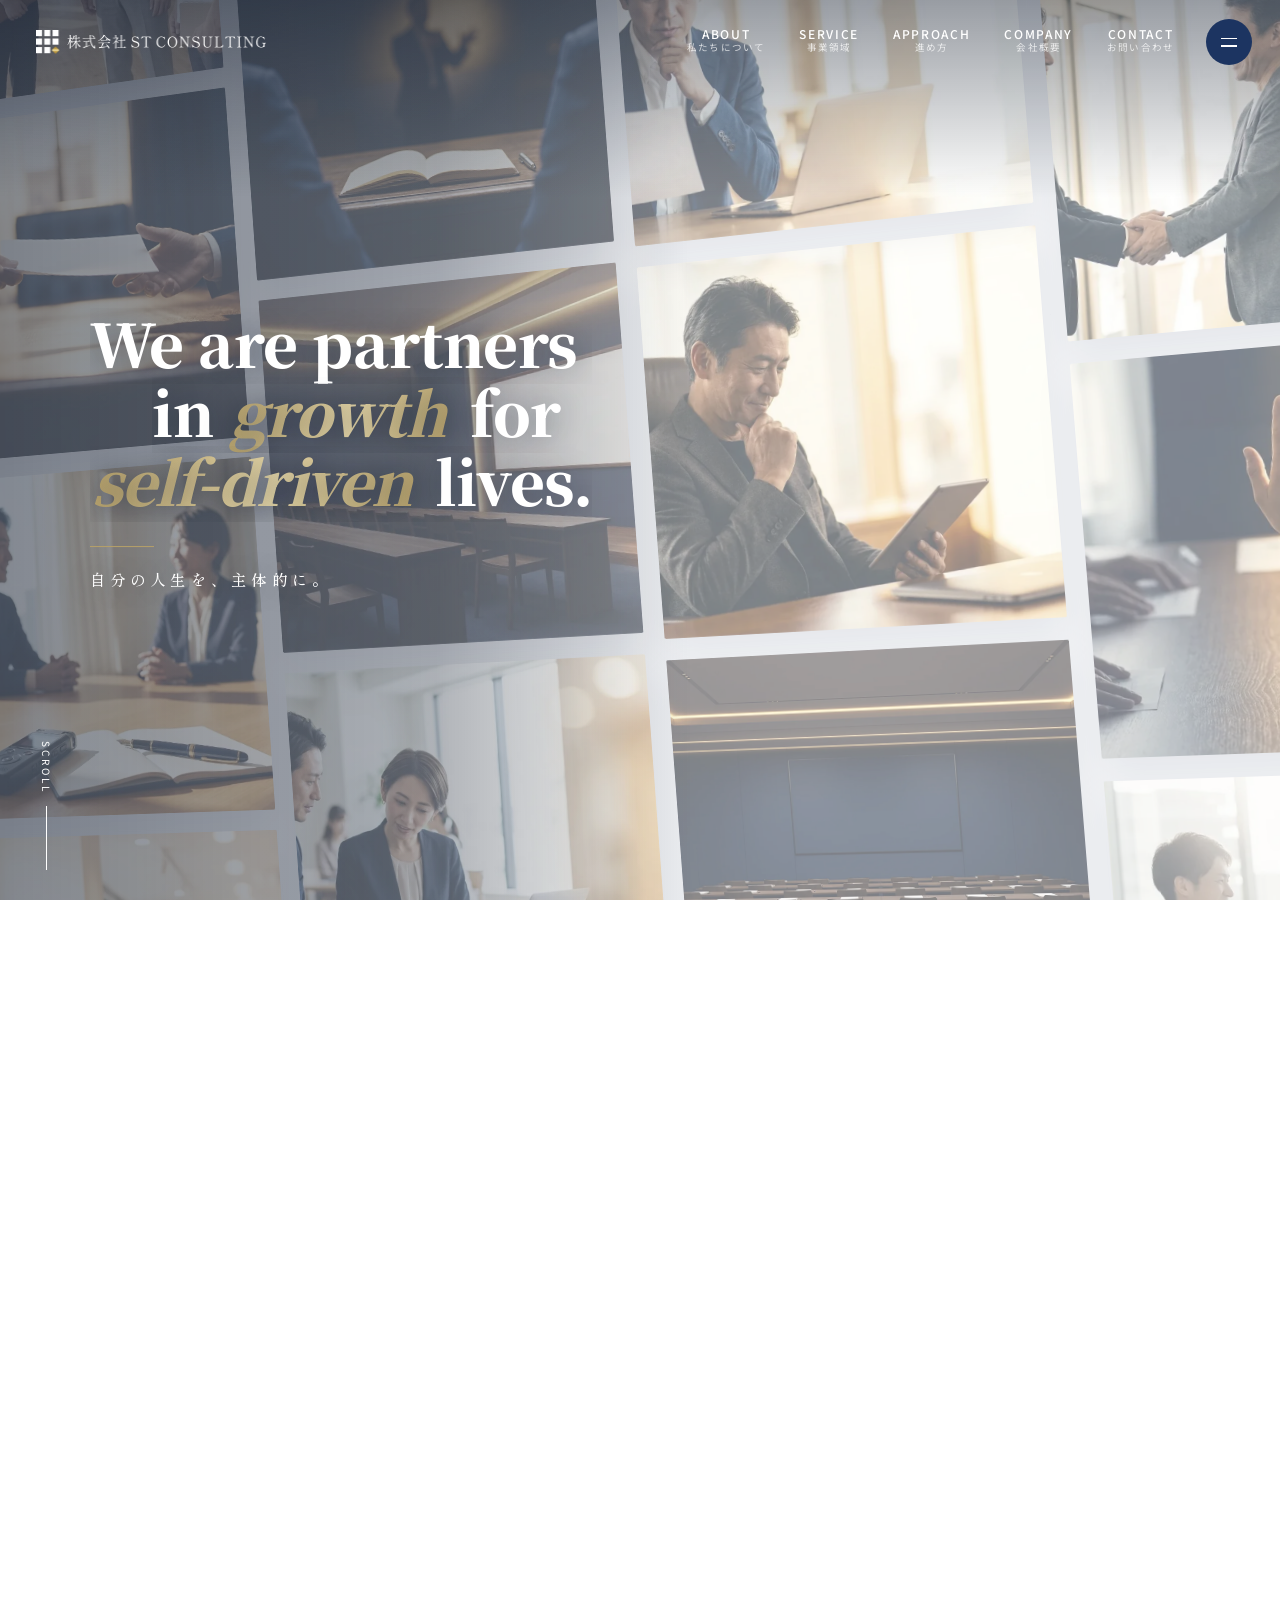
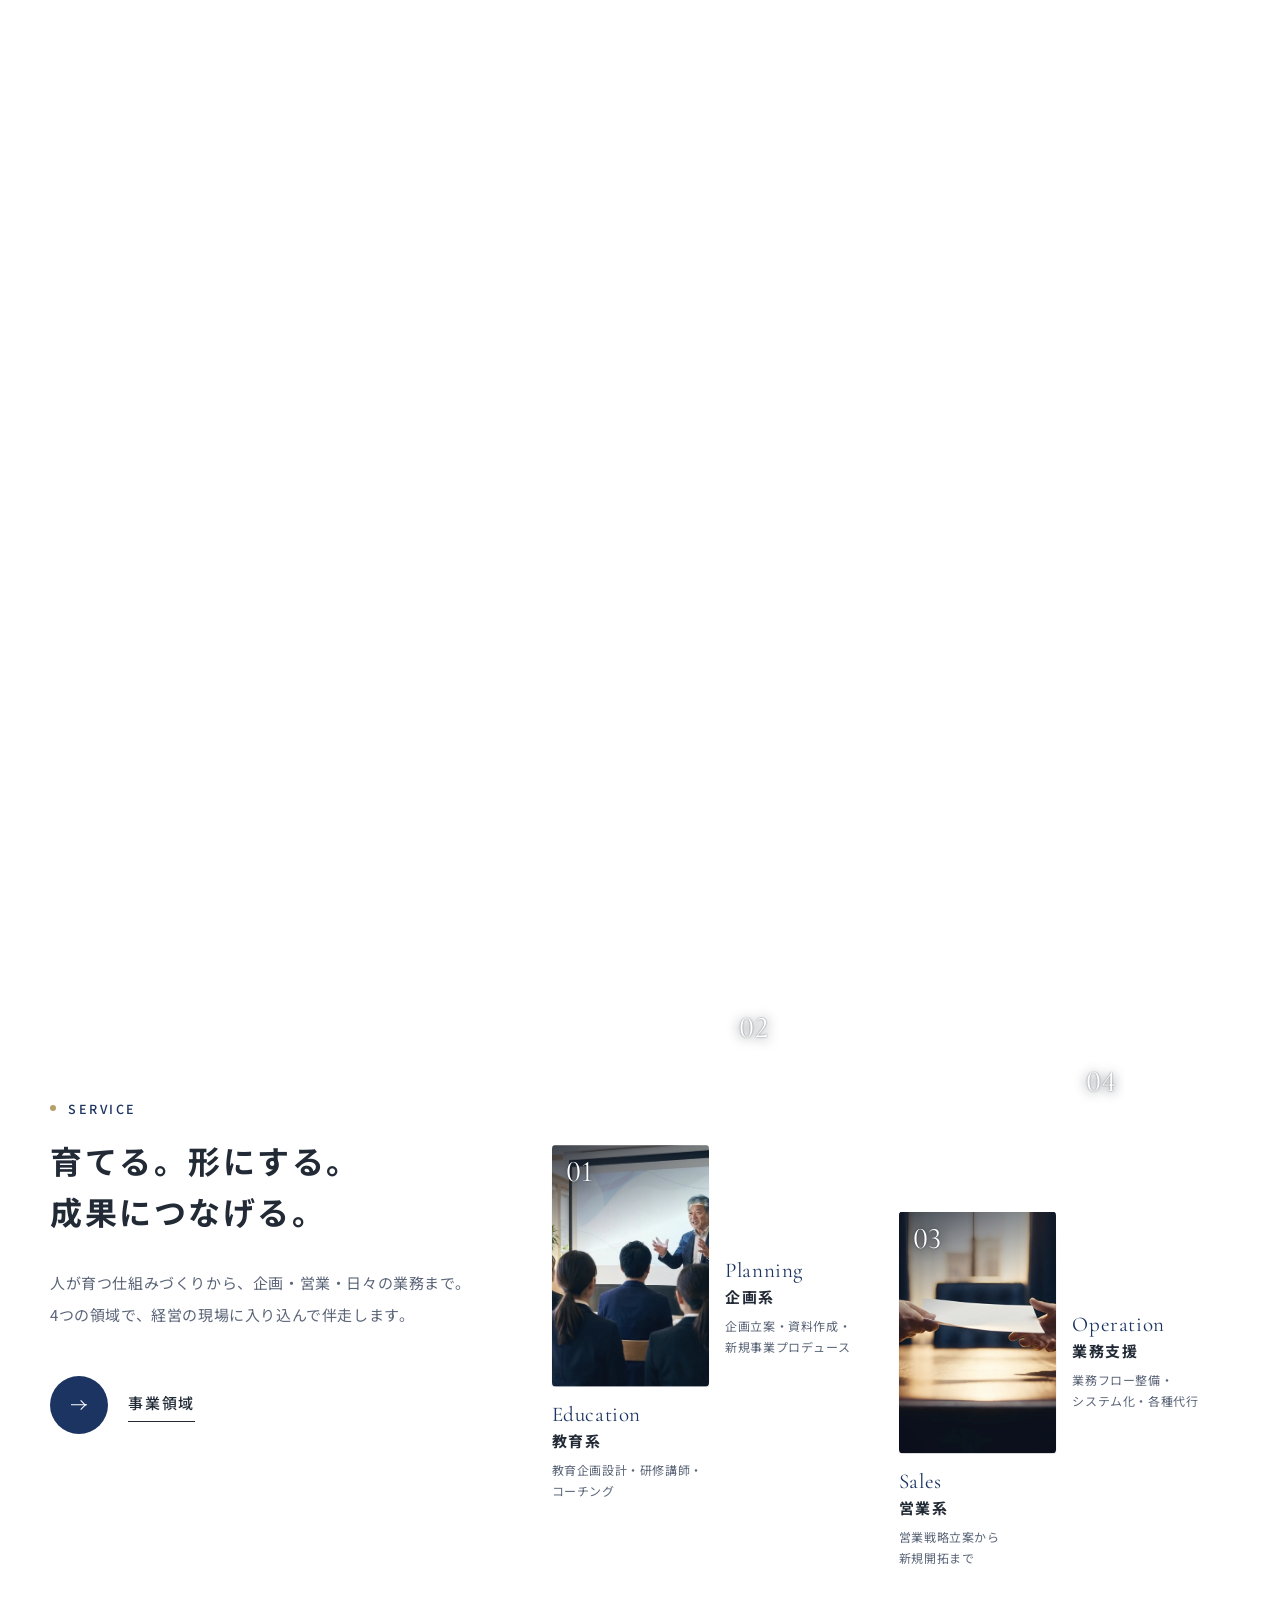
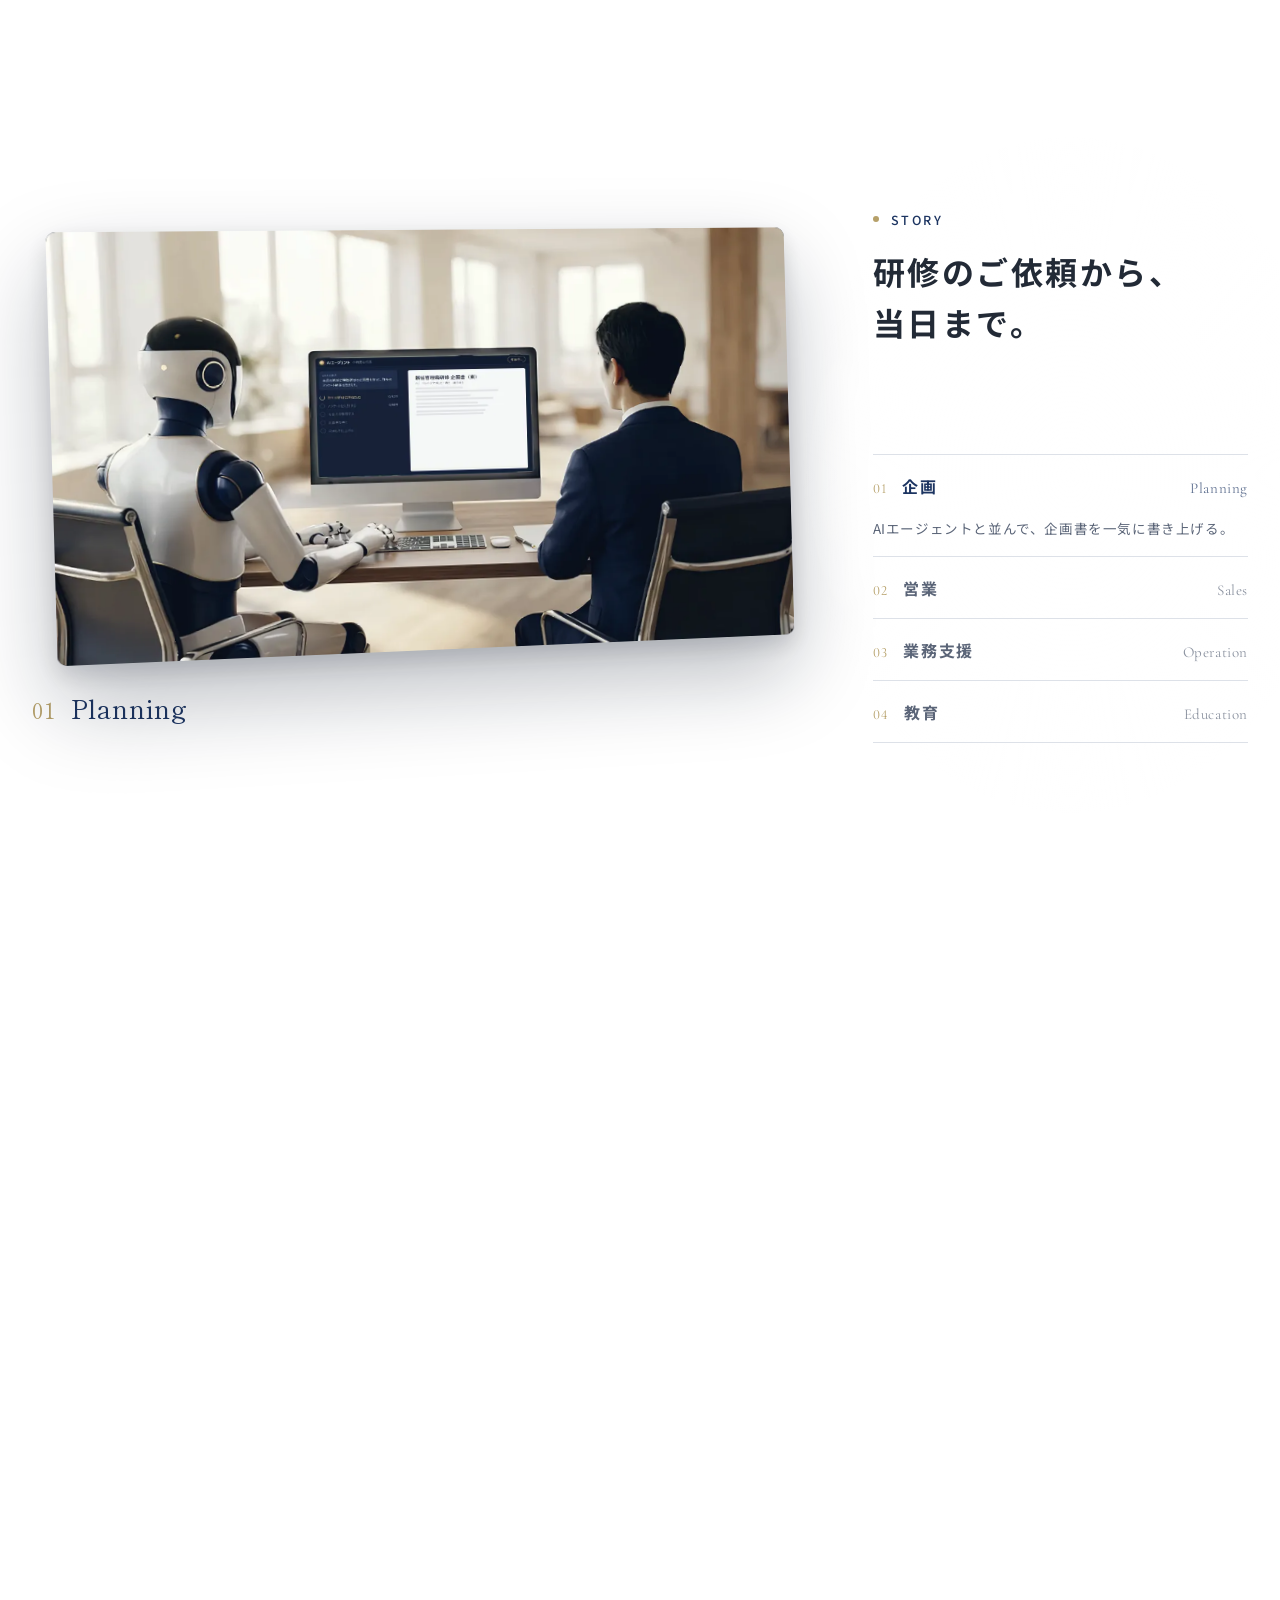
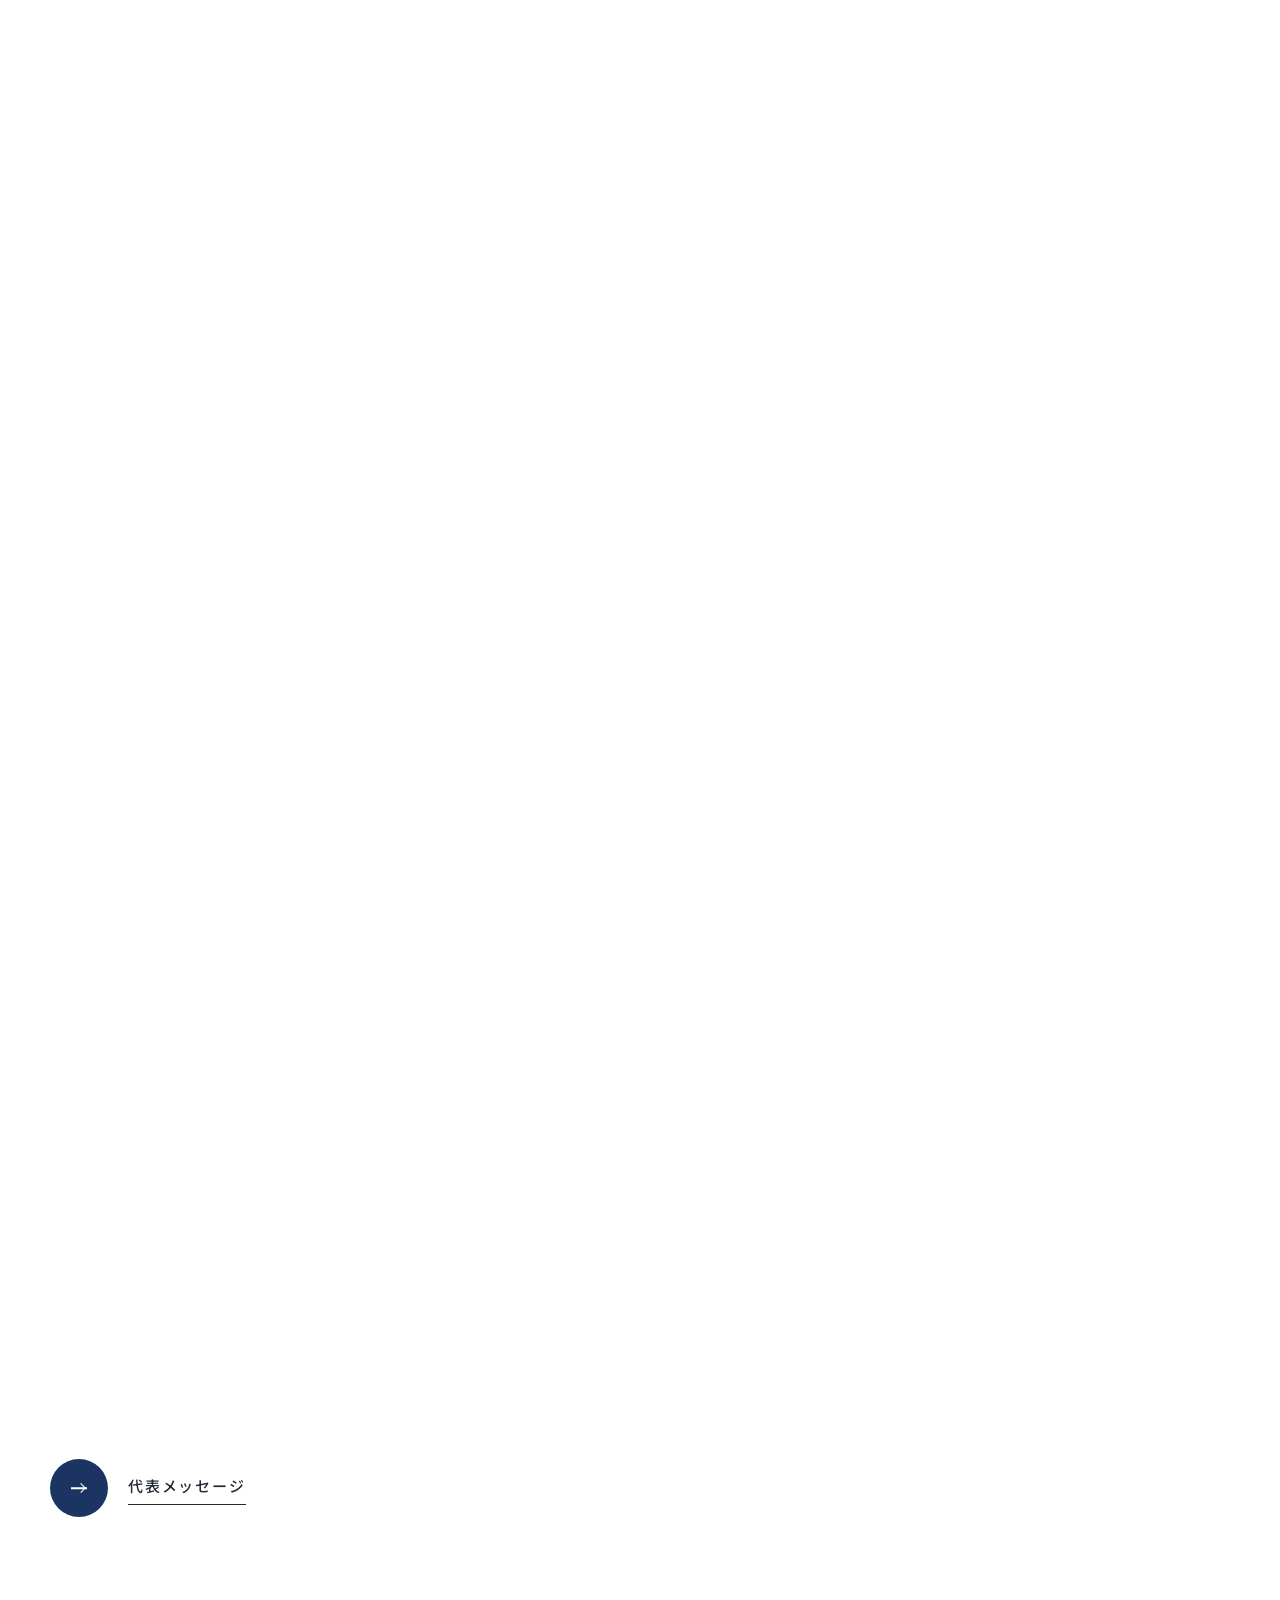
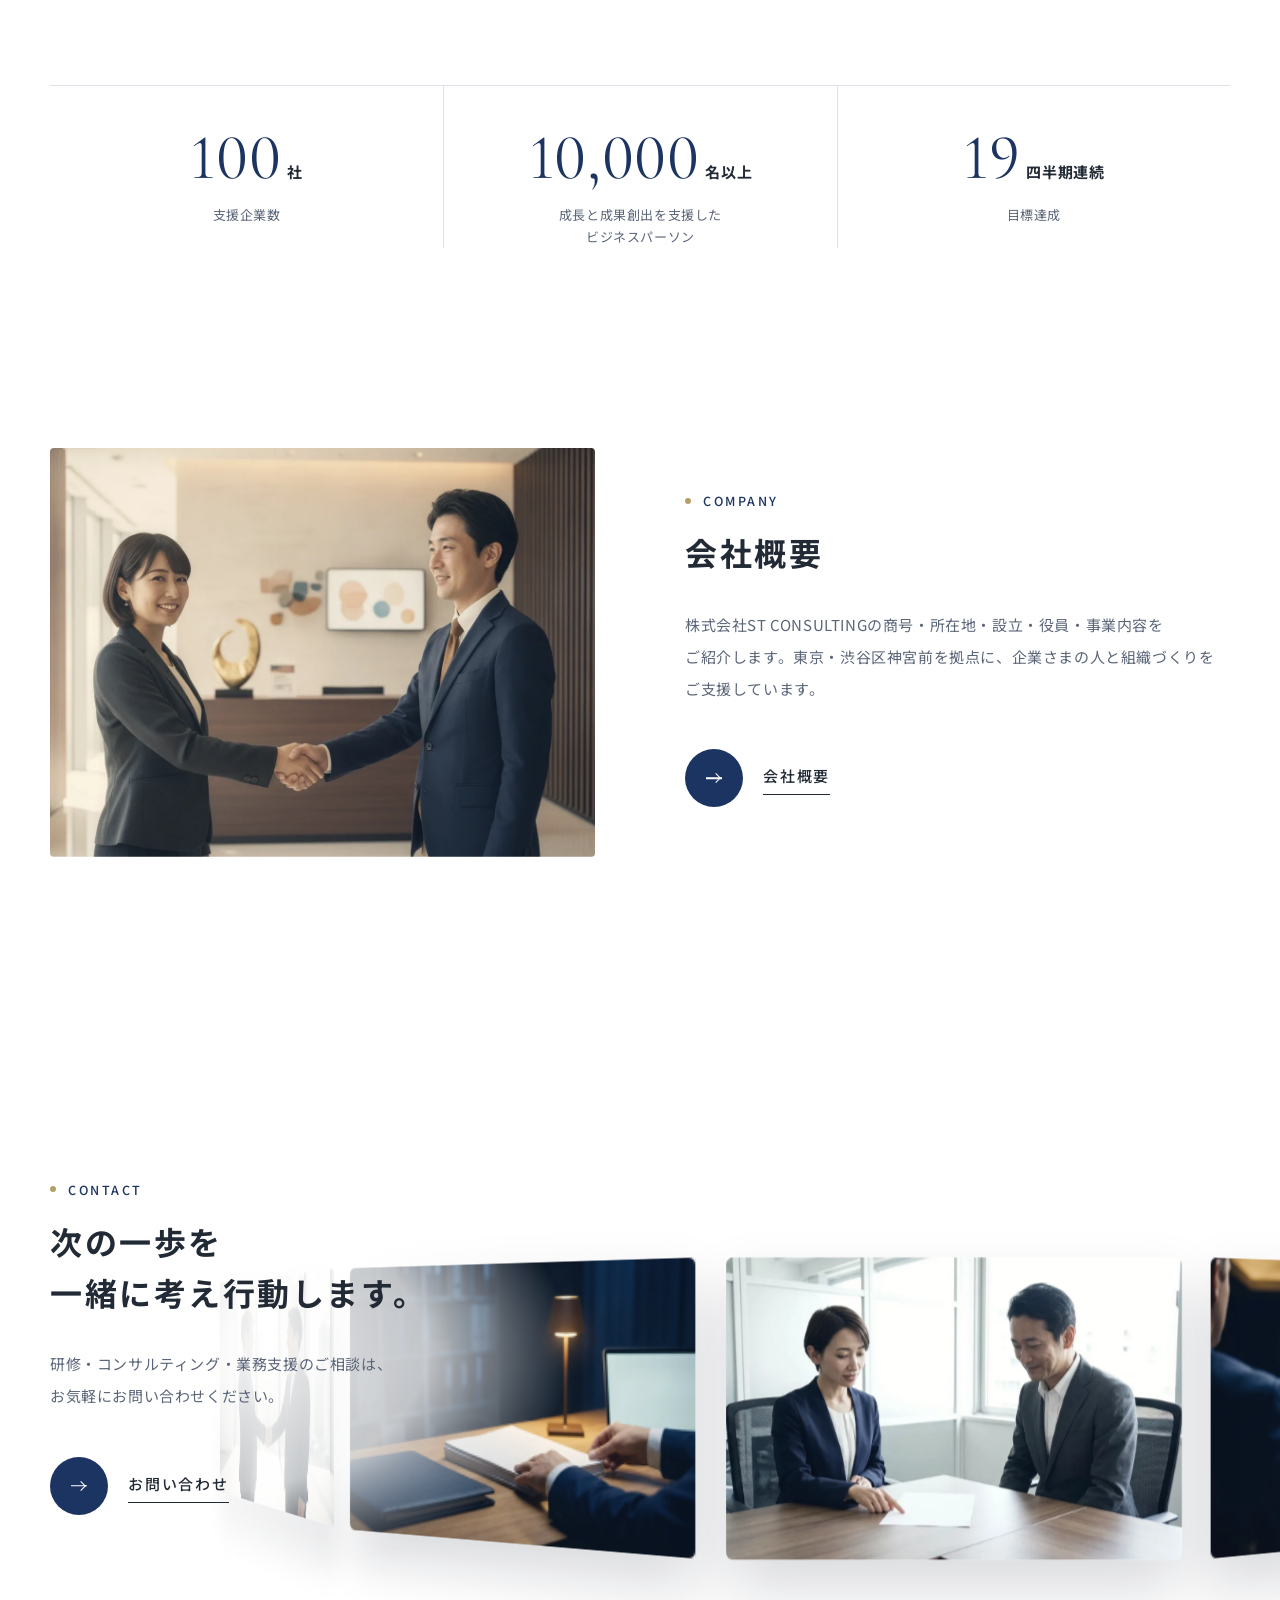
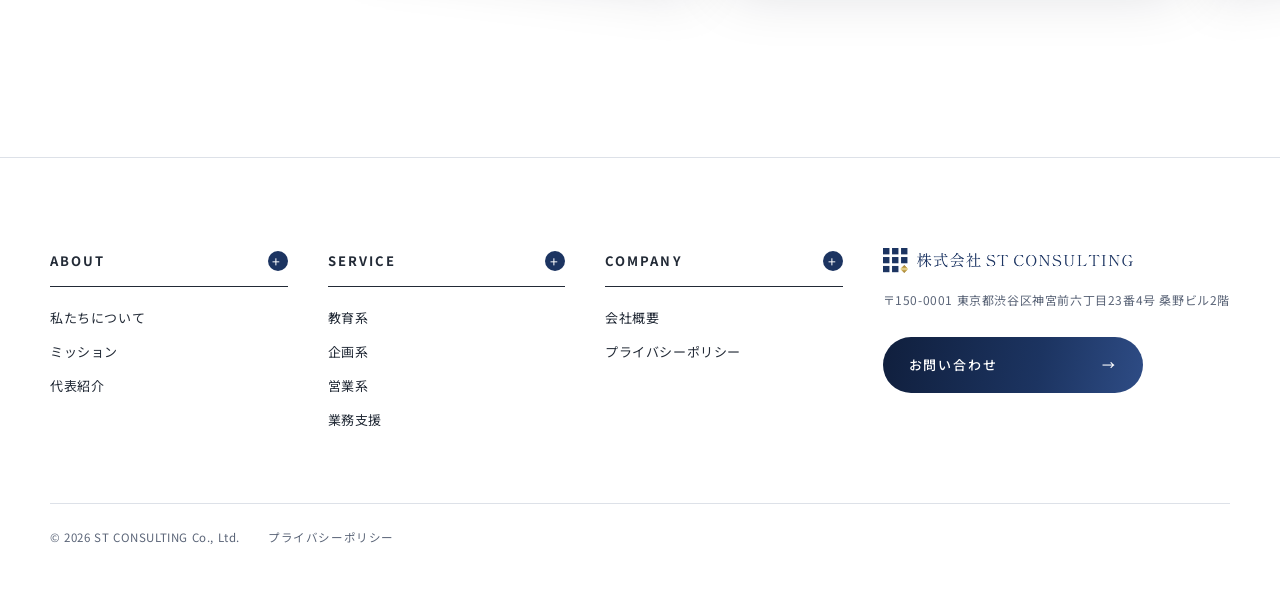
<file: index.html>
<!DOCTYPE html>
<html lang="ja">
<head>
<meta charset="UTF-8">
<meta name="viewport" content="width=device-width, initial-scale=1.0">
<title>株式会社ST CONSULTING｜教育・企画・営業・業務支援のコンサルティング</title>
<meta name="description" content="株式会社ST CONSULTINGは、自分の人生を主体的に考えて行動ができる人財を一人でも多く創出することをミッションに、教育・企画・営業・業務支援の各領域で貴社に伴走するコンサルティングファームです。">
<link rel="canonical" href="https://www.st-consul.co.jp/">
<meta property="og:title" content="株式会社ST CONSULTING">
<meta property="og:description" content="株式会社ST CONSULTINGは、自分の人生を主体的に考えて行動ができる人財を一人でも多く創出することをミッションに、教育・企画・営業・業務支援の各領域で貴社に伴走するコンサルティングファームです。">
<meta property="og:type" content="website">
<meta property="og:url" content="https://www.st-consul.co.jp/">
<meta property="og:site_name" content="株式会社ST CONSULTING">
<meta property="og:image" content="https://www.st-consul.co.jp/assets/img/ogp.png">
<meta name="twitter:card" content="summary_large_image">
<link rel="icon" type="image/png" href="assets/img/favicon.png">
<link rel="preconnect" href="https://fonts.googleapis.com">
<link rel="preconnect" href="https://fonts.gstatic.com" crossorigin>
<link href="https://fonts.googleapis.com/css2?family=Cormorant+Garamond:ital,wght@0,300;0,400;0,500;1,300;1,400&family=Noto+Serif+JP:wght@900&family=Shippori+Mincho:wght@400;500&family=Noto+Sans+JP:wght@400;500;700&display=swap" rel="stylesheet">
<link rel="stylesheet" href="assets/css/p.css?v=25">
</head>
<body class="p-body">

<div class="p-canvas" aria-hidden="true">
  <div class="p-wall" id="pWall"></div>
  <div class="p-veil" id="pVeil"></div>
</div>

<header class="p-header" id="pHeader">
  <a href="index.html" class="p-logo" aria-label="株式会社ST CONSULTING トップへ">
    <img src="assets/img/logo_full_white.png" alt="" class="p-logo__w" width="948" height="96">
    <img src="assets/img/logo_full_color.png" alt="" class="p-logo__c" width="948" height="96">
  </a>
  <nav class="p-gnav" aria-label="メインメニュー">
    <a href="about.html"><span class="en">ABOUT</span><span class="ja">私たちに<wbr>ついて</span></a>
    <a href="service.html"><span class="en">SERVICE</span><span class="ja">事業領域</span></a>
    <a href="#approach"><span class="en">APPROACH</span><span class="ja">進め方</span></a>
    <a href="company.html"><span class="en">COMPANY</span><span class="ja">会社概要</span></a>
    <a href="contact.html"><span class="en">CONTACT</span><span class="ja">お問い合わせ</span></a>
  </nav>
  <button class="p-menu-btn" id="pMenuBtn" aria-label="メニューを開く" aria-expanded="false" aria-controls="pMenu"><span></span><span></span></button>
</header>

<div class="p-menu" id="pMenu" aria-hidden="true">
  <div class="p-menu__inner">
    <a href="index.html"><span class="en">TOP</span>トップ</a>
    <a href="about.html"><span class="en">ABOUT</span>私たちに<wbr>ついて</a>
    <a href="service.html"><span class="en">SERVICE</span>事業領域</a>
    <a href="#approach" data-close><span class="en">APPROACH</span>進め方</a>
    <a href="company.html"><span class="en">COMPANY</span>会社概要</a>
    <a href="contact.html"><span class="en">CONTACT</span>お問い合わせ</a>
  </div>
</div>

<main>

<section class="p-hero" id="top">
  <div class="p-hero__stick">
    <h1 class="p-catch" id="pCatch">
      <span class="p-catch__row">We are partners</span>
      <span class="p-catch__row p-catch__row--in">in <em>growth</em> for</span>
      <span class="p-catch__row"><em>self-driven</em> lives.</span>
      <span class="p-catch__ja">自分の<wbr>人生を、<wbr>主体的に。</span>
    </h1>
    <a href="#mission" class="p-scroll" aria-label="下へスクロール"><span>SCROLL</span></a>
  </div>
</section>

<section class="p-sec p-mission" id="mission">
  <div class="p-wrap">
    <p class="p-label p-label--lg rv">MISSION</p>
    <p class="p-statement rv">自分の<wbr>人生を<wbr>主体的に<wbr>考えて<wbr>行動が<wbr>できる<wbr>人財を、<br class="pc">一人でも<wbr>多く<wbr>創出します。</p>
    <p class="p-text rv">変化の<wbr>激しい<wbr>時代に、<wbr>組織と<wbr>個人に<wbr>本当に<wbr>必要なのは<wbr>「自ら<wbr>考え、<wbr>自ら<wbr>動く力」。<br class="pc">
    <wbr>その<wbr>力を<wbr>育む<wbr>人づくりを<wbr>通じて、<wbr>教育・<wbr>企画・<wbr>営業・<wbr>業務支援の<wbr>現場に<wbr>伴走します。</p>
    <a href="about.html" class="p-btn rv"><span class="p-btn__c" aria-hidden="true"></span><span class="p-btn__t">私たちに<wbr>ついて</span></a>
  </div>
</section>

<section class="p-sec p-service" id="service">
  <div class="p-wrap p-service__grid">
    <div class="p-service__txt">
      <p class="p-label rv">SERVICE</p>
      <h2 class="p-h2 rv">育てる。<wbr>形に<wbr>する。<br>成果に<wbr>つなげる。</h2>
      <p class="p-text rv">人が<wbr>育つ<wbr>仕組みづくりから、<wbr>企画・<wbr>営業・<wbr>日々の<wbr>業務まで。<br class="pc">4つの<wbr>領域で、<wbr>経営の<wbr>現場に<wbr>入り込んで<wbr>伴走します。</p>
      <a href="service.html" class="p-btn rv"><span class="p-btn__c" aria-hidden="true"></span><span class="p-btn__t">事業領域</span></a>
    </div>
    <div class="p-cards">
      <a href="service.html#education" class="p-card rv" style="--d:0">
        <span class="p-card__img"><img src="assets/img/p/g/edu_class.webp" alt="スクリーンの前で講師が話し、受講者が聴き入る研修の場面" loading="lazy"></span>
        <span class="p-card__no">01</span><span class="p-card__en">Education</span><span class="p-card__ja">教育系</span>
        <span class="p-card__desc">教育企画設計・<wbr>研修講師・<wbr>コーチング</span>
      </a>
      <a href="service.html#planning" class="p-card rv" style="--d:1">
        <span class="p-card__img"><img src="assets/img/p/g/hv2.webp" alt="企画書を書く手元" loading="lazy"></span>
        <span class="p-card__no">02</span><span class="p-card__en">Planning</span><span class="p-card__ja">企画系</span>
        <span class="p-card__desc">企画立案・<wbr>資料作成・<wbr>新規事業プロデュース</span>
      </a>
      <a href="service.html#sales" class="p-card rv" style="--d:2">
        <span class="p-card__img"><img src="assets/img/p/g/hv3.webp" alt="資料を手渡す場面" loading="lazy"></span>
        <span class="p-card__no">03</span><span class="p-card__en">Sales</span><span class="p-card__ja">営業系</span>
        <span class="p-card__desc">営業戦略立案から<wbr>新規開拓まで</span>
      </a>
      <a href="service.html#operation" class="p-card rv" style="--d:3">
        <span class="p-card__img"><img src="assets/img/p/g/op_ai.webp" alt="AIエージェントのロボットが画面を指して、準備した名簿と案内メールを説明する場面" loading="lazy"></span>
        <span class="p-card__no">04</span><span class="p-card__en">Operation</span><span class="p-card__ja">業務支援</span>
        <span class="p-card__desc">業務フロー整備・<wbr>システム化・<wbr>各種代行</span>
      </a>
    </div>
  </div>
</section>

<section class="p-story" id="story" aria-label="研修のご依頼から当日までの流れ（動画）">
  <div class="p-story__stick">
    <div class="p-wrap p-story__grid">
      <div class="p-story__film rv">
        <div class="p-story__frame" id="pStoryFrame">
          <video class="is-on" data-n="1" muted playsinline preload="none" poster="assets/video/story1.webp" aria-hidden="true"></video>
          <video data-n="2" muted playsinline preload="none" poster="assets/video/story2.webp" aria-hidden="true"></video>
          <video data-n="3" muted playsinline preload="none" poster="assets/video/story3.webp" aria-hidden="true"></video>
          <video data-n="4" muted playsinline preload="none" poster="assets/video/story4.webp" aria-hidden="true"></video>
        </div>
        <p class="p-story__cap" id="pStoryCap"><span class="no">01</span><span class="en">Planning</span></p>
      </div>
      <div class="p-story__side">
        <p class="p-label rv">STORY</p>
        <h2 class="p-h2 rv">研修の<wbr>ご依頼から、<br>当日まで。</h2>
        <p class="p-text p-story__lead rv">企画・<wbr>営業・<wbr>業務支援・<wbr>教育。<br class="pc">4つの<wbr>領域は、<wbr>1本の<wbr>流れで<wbr>つながっています。</p>
        <ol class="p-story__ch" id="pStoryCh">
          <li class="is-on"><button type="button" data-i="0"><span class="no">01</span><span class="ja">企画</span><span class="en">Planning</span></button><span class="bar" aria-hidden="true"><i></i></span><p class="d">AIエージェントと<wbr>並んで、<wbr>企画書を<wbr>一気に<wbr>書き上げる。</p></li>
          <li><button type="button" data-i="1"><span class="no">02</span><span class="ja">営業</span><span class="en">Sales</span></button><span class="bar" aria-hidden="true"><i></i></span><p class="d">仕上がった<wbr>提案を<wbr>お届けし、<wbr>握手で<wbr>次の<wbr>一歩へ。</p></li>
          <li><button type="button" data-i="2"><span class="no">03</span><span class="ja">業務支援</span><span class="en">Operation</span></button><span class="bar" aria-hidden="true"><i></i></span><p class="d">名簿や<wbr>案内メールは<wbr>AIエージェントが<wbr>準備。<wbr>人は<wbr>確かめて<wbr>承認するだけ。</p></li>
          <li><button type="button" data-i="3"><span class="no">04</span><span class="ja">教育</span><span class="en">Education</span></button><span class="bar" aria-hidden="true"><i></i></span><p class="d">研修の<wbr>当日。<wbr>受講者が<wbr>自分から<wbr>手を<wbr>挙げる<wbr>場を<wbr>つくる。</p></li>
        </ol>
      </div>
    </div>
  </div>
</section>

<section class="p-sec p-approach" id="approach">
  <div class="p-wrap">
    <div class="p-approach__head">
      <div>
        <p class="p-label rv">APPROACH</p>
        <h2 class="p-h2 rv">伴走の<wbr>進め方</h2>
      </div>
      <div class="p-arrows rv">
        <button type="button" class="p-arrow" data-dir="-1" aria-label="前へ">PREV</button>
        <button type="button" class="p-arrow" data-dir="1" aria-label="次へ">NEXT</button>
      </div>
    </div>
  </div>
  <div class="p-slider" id="pSlider" tabindex="0" aria-label="進め方のカード（横にスクロール）">
    <article class="p-slide rv"><span class="p-slide__img"><img src="assets/img/p/g/step1.webp" alt="" loading="lazy"></span><p class="p-slide__no">STEP 01</p><h3 class="p-slide__t">現場の<wbr>声を<wbr>聞く</h3><p class="p-slide__d">経営者と<wbr>現場の<wbr>両方から、<wbr>いま起きている<wbr>ことと<wbr>目指す姿を<wbr>うかが<wbr>います。</p></article>
    <article class="p-slide rv"><span class="p-slide__img"><img src="assets/img/p/g/step2.webp" alt="" loading="lazy"></span><p class="p-slide__no">STEP 02</p><h3 class="p-slide__t">仕組みを<wbr>設計する</h3><p class="p-slide__d">研修・<wbr>企画・<wbr>営業・<wbr>業務の<wbr>打ち手を、<wbr>貴社の<wbr>言葉で<wbr>一枚の<wbr>設計に<wbr>まとめます。</p></article>
    <article class="p-slide rv"><span class="p-slide__img"><img src="assets/img/p/g/step3.webp" alt="" loading="lazy"></span><p class="p-slide__no">STEP 03</p><h3 class="p-slide__t">一緒に<wbr>実行する</h3><p class="p-slide__d">研修の<wbr>登壇や<wbr>資料づくり、<wbr>営業の<wbr>同行まで。<wbr>現場に<wbr>入って<wbr>手を<wbr>動かします。</p></article>
    <article class="p-slide rv"><span class="p-slide__img"><img src="assets/img/p/g/step4.webp" alt="" loading="lazy"></span><p class="p-slide__no">STEP 04</p><h3 class="p-slide__t">定着まで<wbr>見届ける</h3><p class="p-slide__d">実施して<wbr>終わりに<wbr>せず、<wbr>行動が<wbr>変わったかを<wbr>振り返り、<wbr>次の<wbr>手を<wbr>整えます。</p></article>
    <article class="p-slide rv"><span class="p-slide__img"><img src="assets/img/p/g/step5.webp" alt="" loading="lazy"></span><p class="p-slide__no">STEP 05</p><h3 class="p-slide__t">成果を<wbr>確かめる</h3><p class="p-slide__d">数字と<wbr>現場の<wbr>手応えの<wbr>両方で<wbr>成果を<wbr>確かめ、<wbr>自走できる<wbr>状態を<wbr>めざします。</p></article>
  </div>
  <p class="p-wrap p-note rv"><span>※ 進め方の<wbr>一例です。<wbr>ご相談の<wbr>内容に<wbr>合わせて<wbr>組み立てます。</span></p>
</section>

<section class="p-dark" id="philosophy">
  <div class="p-dark__bg" aria-hidden="true"></div>
  <div class="p-wrap p-dark__grid">
    <figure class="p-dark__fig rv"><img src="assets/img/p/g/philo_hand.webp" alt="会議の机で、一人が自ら手を挙げる場面" loading="lazy"></figure>
    <div class="p-dark__txt">
      <p class="p-label p-label--light rv">PHILOSOPHY</p>
      <h2 class="p-h2 p-h2--light rv">自ら<wbr>考え、<wbr>自ら<wbr>動く。<br>その<wbr>一歩が、<wbr>組織を<wbr>変える。</h2>
      <p class="p-text p-text--light rv">教わった<wbr>ことを<wbr>「やってみる」に<wbr>変え、<wbr>続けられる<wbr>人を<wbr>増やす。<br class="pc">私たちは<wbr>研修の<wbr>当日だけでなく、<wbr>その後の<wbr>現場まで<wbr>見届けます。</p>
      <a href="about.html" class="p-btn p-btn--light rv"><span class="p-btn__c" aria-hidden="true"></span><span class="p-btn__t">ミッションと<wbr>価値観</span></a>
    </div>
  </div>
</section>

<section class="p-sec p-solid p-profile" id="profile">
  <div class="p-wrap p-row">
    <div class="p-row__txt">
      <p class="p-label rv">PROFILE</p>
      <h2 class="p-h2 rv">代表紹介</h2>
      <p class="p-name rv"><span class="p-name__pos">代表取締役社長</span>田代 茂人<span class="p-name__en">Shigeto Tashiro</span></p>
      <p class="p-text rv">美容師から<wbr>東証プライム上場企業の<wbr>新規事業開発、<wbr>外資系教育・<wbr>組織開発コンサルティング会社での<wbr>売上世界記録の<wbr>樹立まで、<wbr>現場と<wbr>実践を<wbr>積み重ねてきた<wbr>経営者。<wbr>これまでに<wbr>100社・<wbr>延べ10,000名以上の<wbr>ビジネスパーソンの<wbr>成長と<wbr>成果創出を<wbr>支援してきました。</p>
      <a href="about.html#profile" class="p-btn rv"><span class="p-btn__c" aria-hidden="true"></span><span class="p-btn__t">代表メッセージ</span></a>
    </div>
    <figure class="p-row__fig p-row__fig--portrait rv"><img src="assets/img/ceo_tashiro.jpg" alt="代表取締役社長 田代茂人の写真" loading="lazy"></figure>
  </div>
  <div class="p-wrap p-stats">
    <div class="p-stat rv"><p class="p-stat__n"><span data-count="100">100</span><small>社</small></p><p class="p-stat__l">支援企業数</p></div>
    <div class="p-stat rv"><p class="p-stat__n"><span data-count="10000">10,000</span><small>名以上</small></p><p class="p-stat__l">成長と<wbr>成果創出を<wbr>支援した<br>ビジネスパーソン</p></div>
    <div class="p-stat rv"><p class="p-stat__n"><span data-count="19">19</span><small>四半期連続</small></p><p class="p-stat__l">目標達成</p></div>
  </div>
</section>

<section class="p-sec p-solid p-company" id="company">
  <div class="p-wrap p-row p-row--rev">
    <figure class="p-row__fig rv"><img src="assets/img/p/g/co_reception.webp" alt="受付ロビーで笑顔で握手する二人" loading="lazy"></figure>
    <div class="p-row__txt">
      <p class="p-label rv">COMPANY</p>
      <h2 class="p-h2 rv">会社概要</h2>
      <p class="p-text rv">株式会社ST CONSULTINGの<wbr>商号・<wbr>所在地・<wbr>設立・<wbr>役員・<wbr>事業内容を<wbr>ご紹介します。<wbr>東京・<wbr>渋谷区神宮前を<wbr>拠点に、<wbr>企業さまの<wbr>人と<wbr>組織づくりを<wbr>ご支援しています。</p>
      <a href="company.html" class="p-btn rv"><span class="p-btn__c" aria-hidden="true"></span><span class="p-btn__t">会社概要</span></a>
    </div>
  </div>
</section>

<section class="p-sec p-solid p-contact" id="contact">
  <div class="p-ribbon" aria-hidden="true"><div class="p-ring" id="pRing"></div></div>
  <div class="p-wrap">
    <div class="p-contact__txt">
      <p class="p-label rv">CONTACT</p>
      <h2 class="p-h2 rv">次の<wbr>一歩を<br>一緒に<wbr>考え<wbr>行動します。</h2>
      <p class="p-text rv">研修・<wbr>コンサルティング・<wbr>業務支援の<wbr>ご相談は、<br class="pc">お気軽に<wbr>お問い合わせ<wbr>ください。</p>
      <a href="contact.html" class="p-btn rv"><span class="p-btn__c" aria-hidden="true"></span><span class="p-btn__t">お問い合わせ</span></a>
    </div>
  </div>
</section>

</main>

<footer class="p-footer">
  <div class="p-wrap">
    <div class="p-footer__map">
      <div class="p-fcol">
        <p class="p-fcol__h"><a href="about.html">ABOUT</a></p>
        <a href="about.html">私たちに<wbr>ついて</a><a href="about.html#mission">ミッション</a><a href="about.html#profile">代表紹介</a>
      </div>
      <div class="p-fcol">
        <p class="p-fcol__h"><a href="service.html">SERVICE</a></p>
        <a href="service.html#education">教育系</a><a href="service.html#planning">企画系</a><a href="service.html#sales">営業系</a><a href="service.html#operation">業務支援</a>
      </div>
      <div class="p-fcol">
        <p class="p-fcol__h"><a href="company.html">COMPANY</a></p>
        <a href="company.html">会社概要</a><a href="privacy.html">プライバシーポリシー</a>
      </div>
      <div class="p-fcol p-fcol--cta">
        <img src="assets/img/logo_full_color.png" alt="株式会社ST CONSULTING" class="p-footer__logo" width="948" height="96">
        <p class="p-footer__addr">〒150-0001 東京都渋谷区神宮前六丁目23番4号 桑野ビル2階</p>
        <a href="contact.html" class="p-pill">お問い合わせ<span aria-hidden="true">→</span></a>
      </div>
    </div>
    <div class="p-footer__bottom">
      <p>&copy; 2026 ST CONSULTING Co., Ltd.</p>
      <a href="privacy.html">プライバシーポリシー</a>
    </div>
  </div>
</footer>

<script src="assets/js/p.js?v=13"></script>
</body>
</html>
</file>
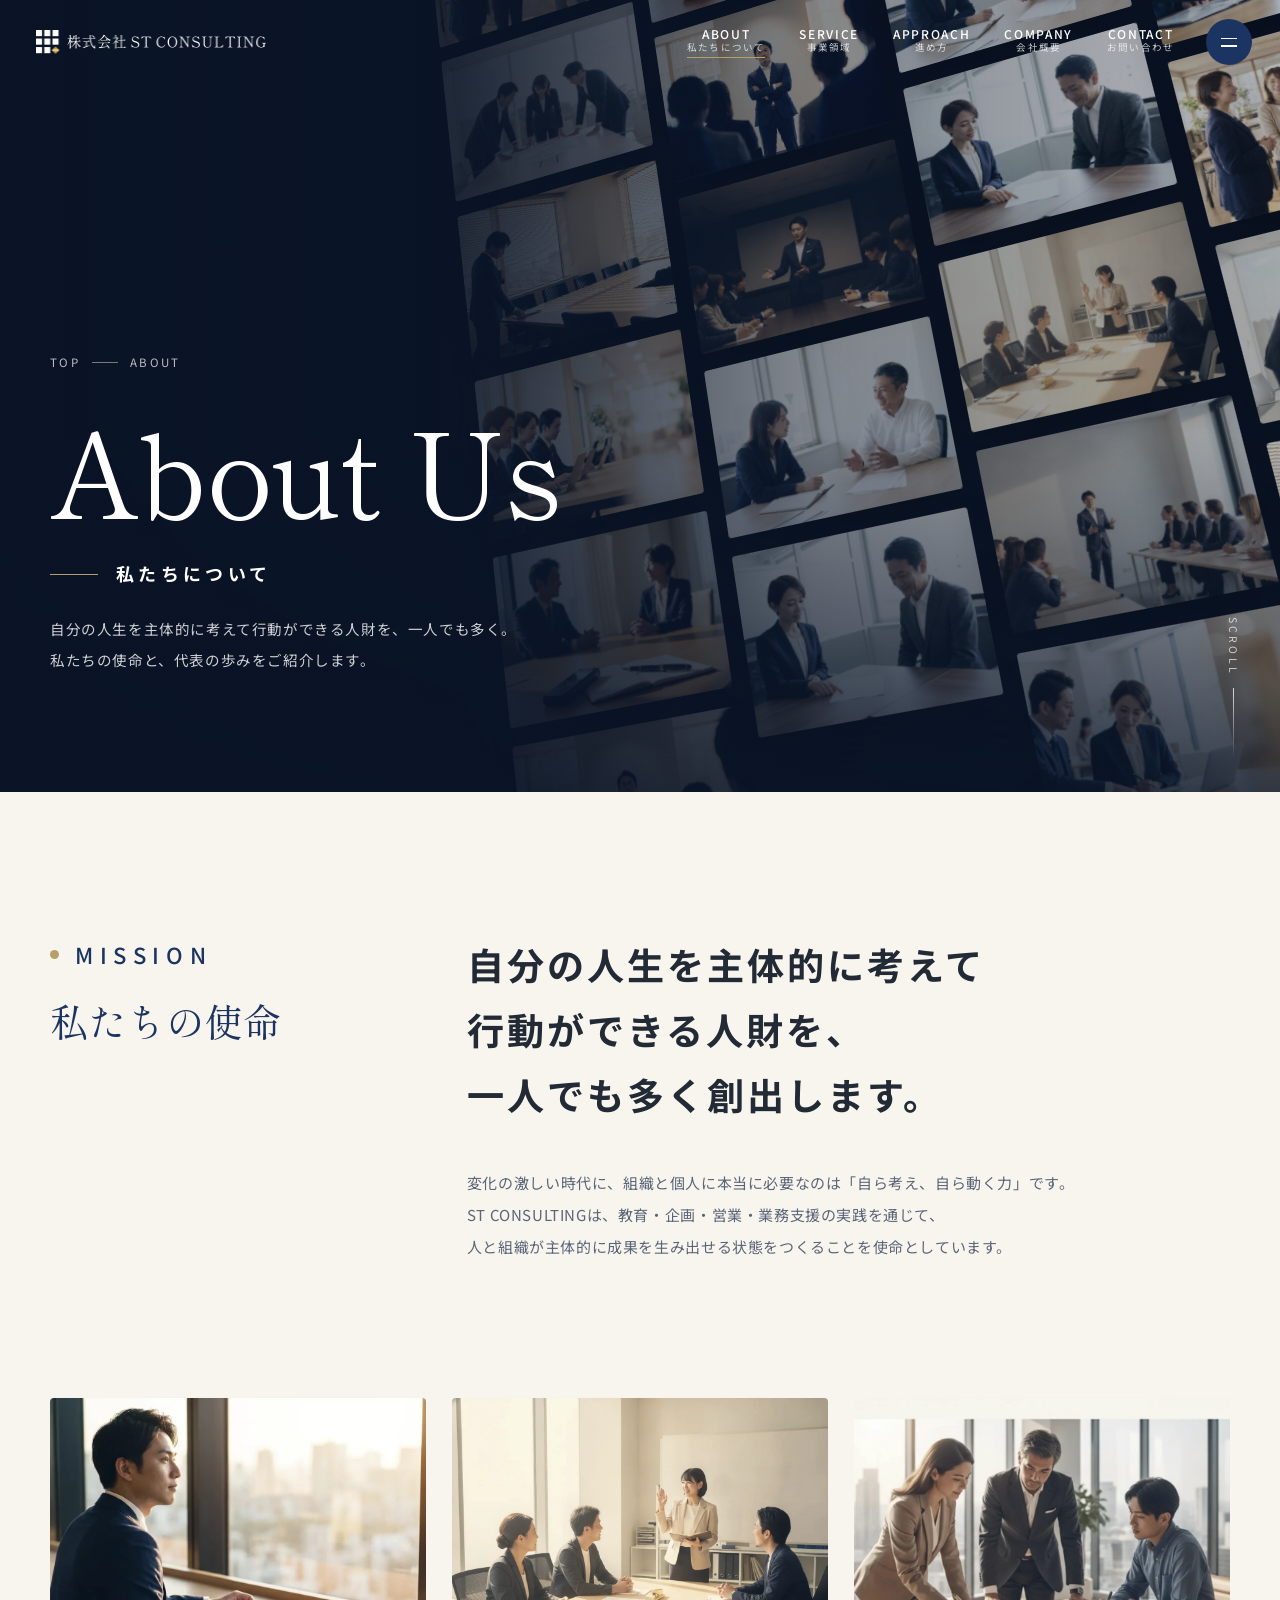
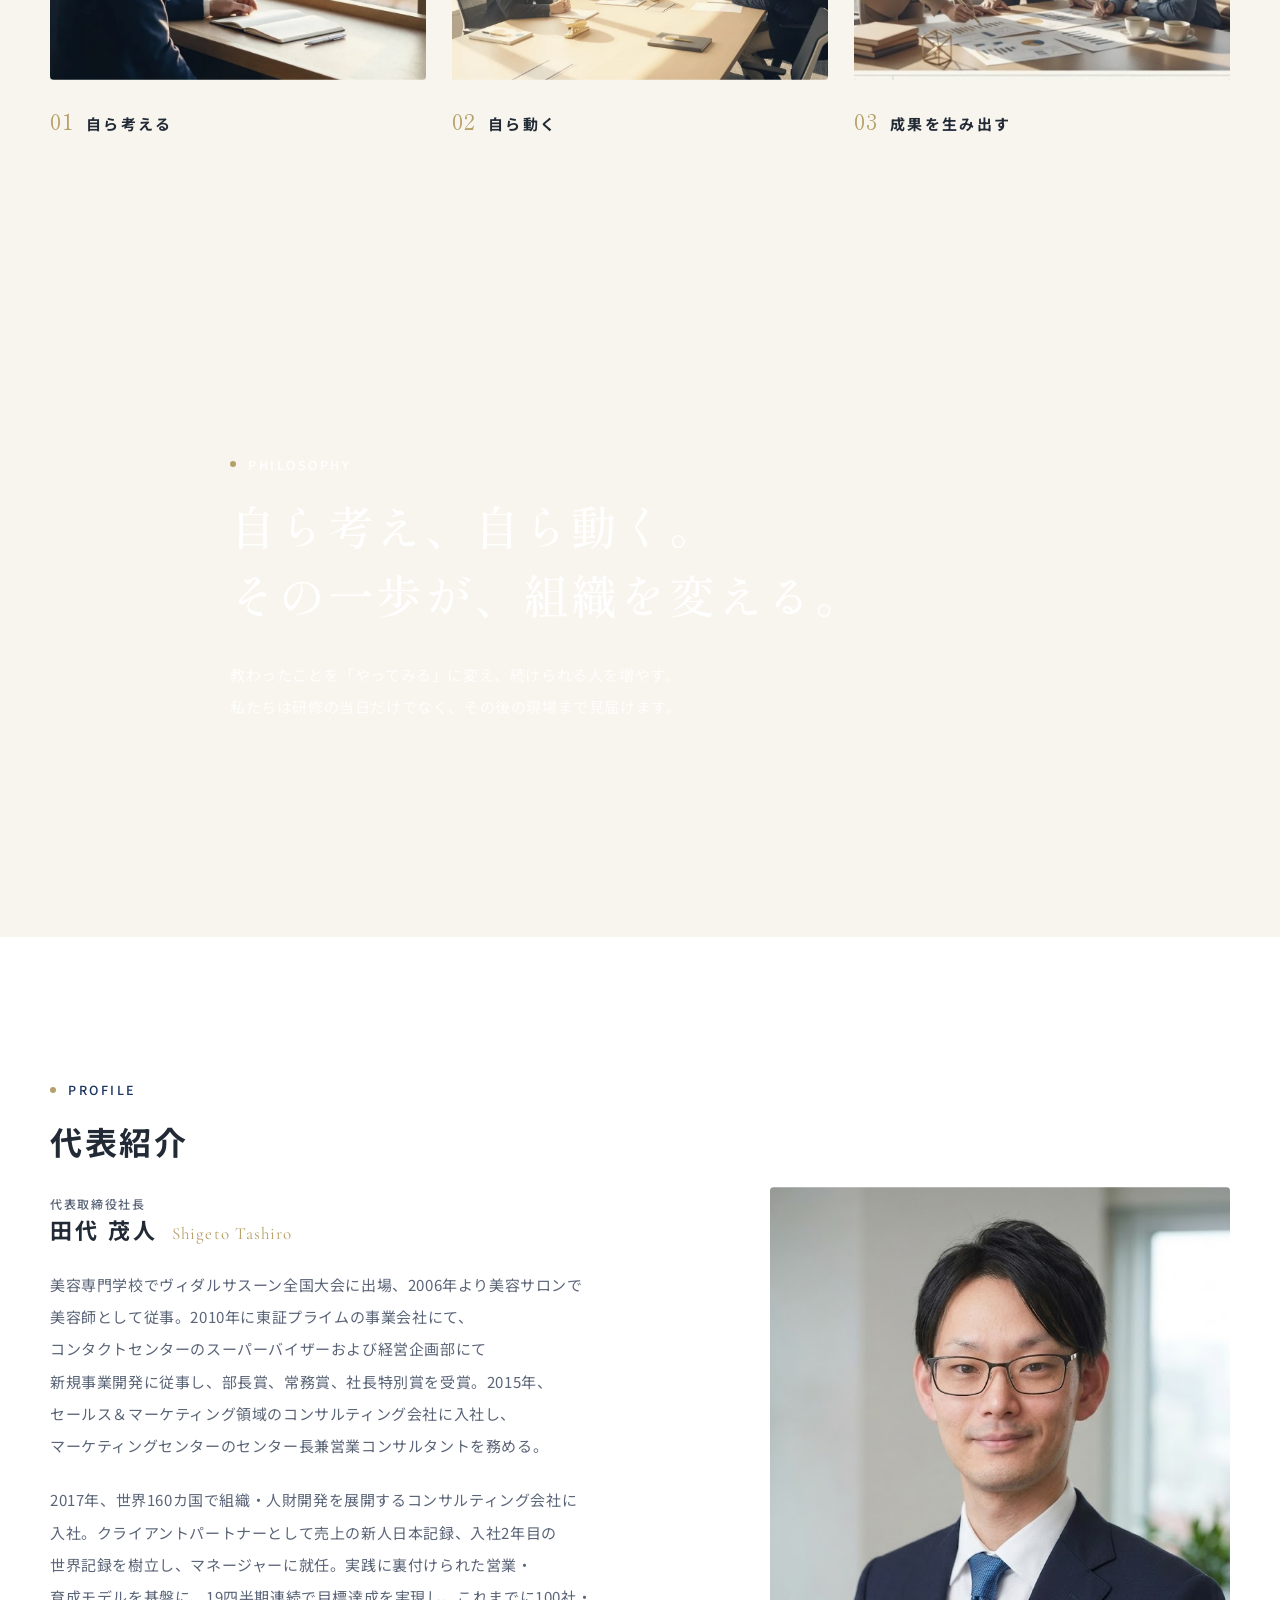
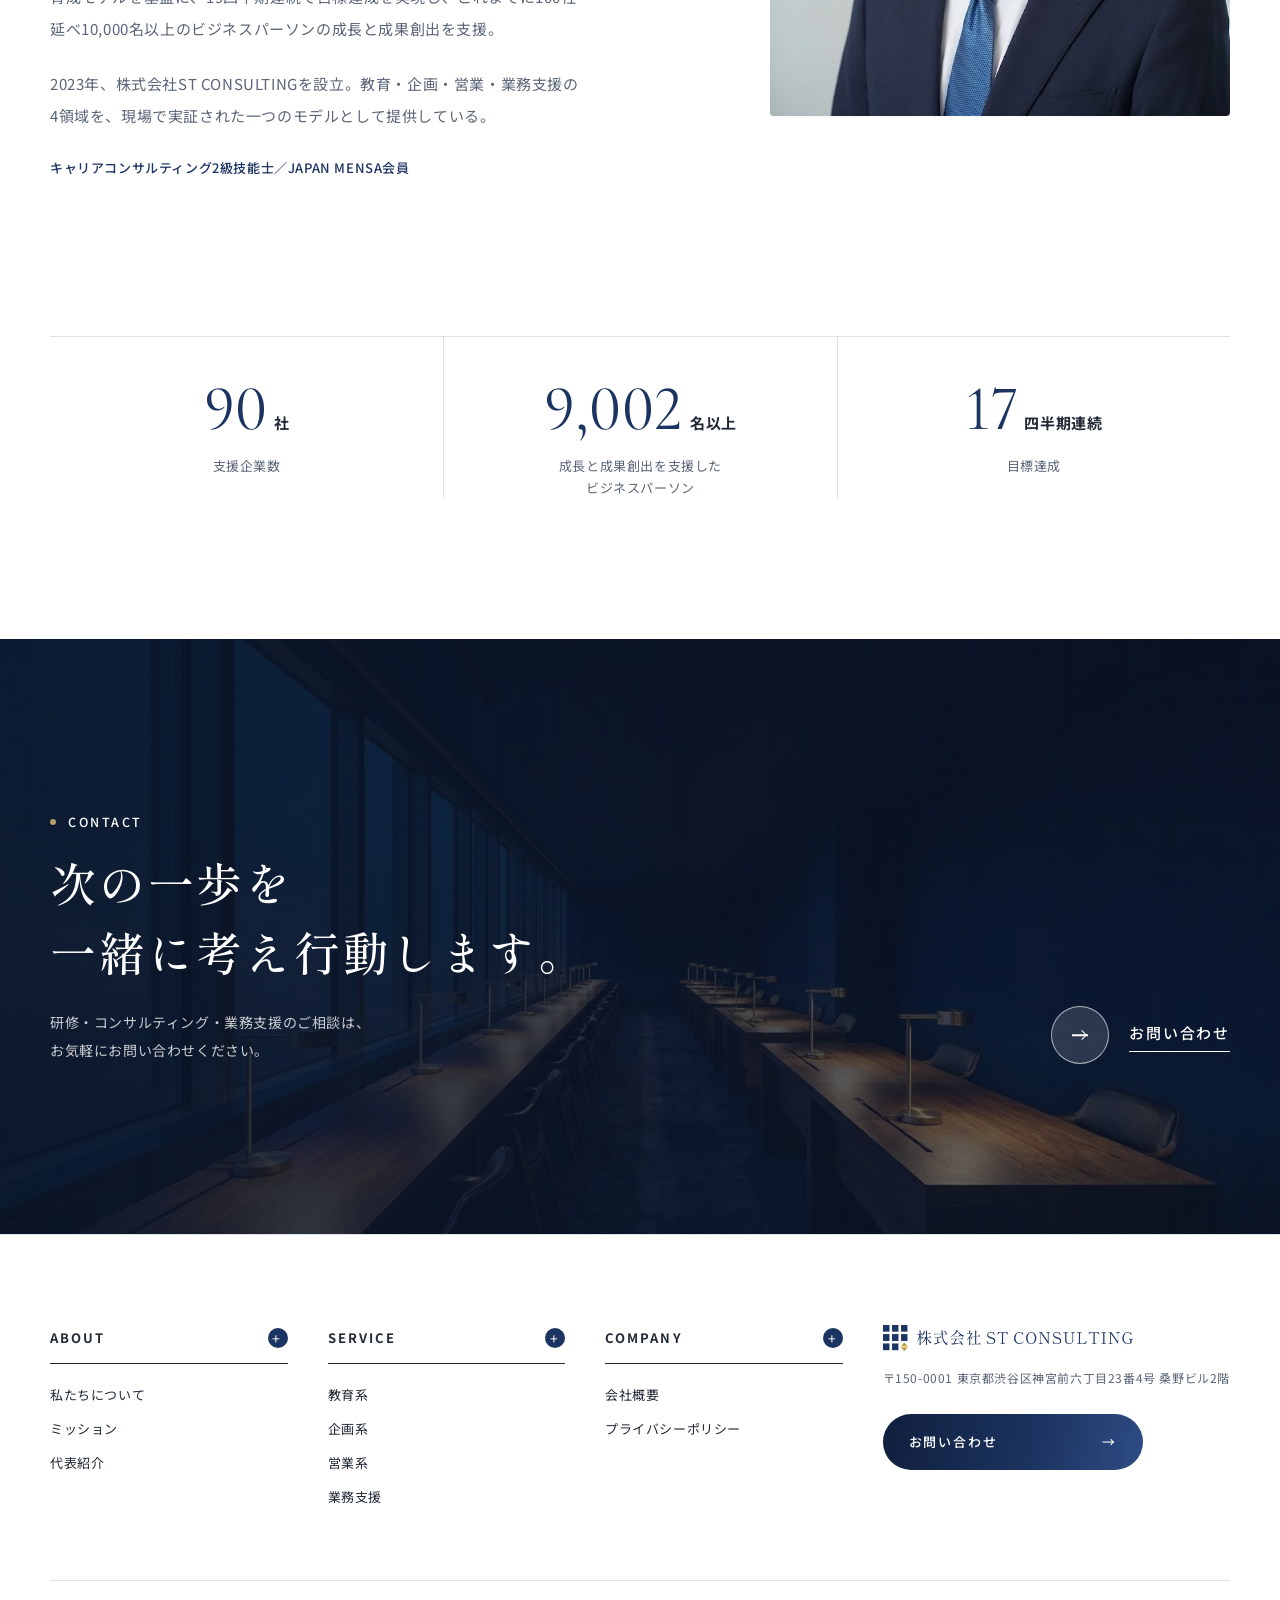
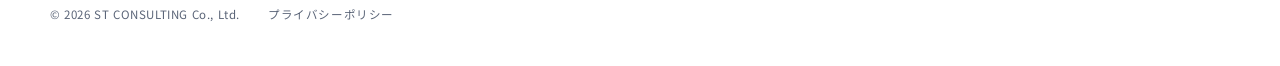
<file: about.html>
<!DOCTYPE html>
<html lang="ja">
<head>
<meta charset="UTF-8">
<meta name="viewport" content="width=device-width, initial-scale=1.0">
<title>私たちについて｜株式会社ST CONSULTING</title>
<meta name="description" content="株式会社ST CONSULTINGのミッションと代表・田代茂人のプロフィールをご紹介します。">
<link rel="canonical" href="https://www.st-consul.co.jp/about.html">
<meta property="og:title" content="私たちについて｜株式会社ST CONSULTING">
<meta property="og:description" content="株式会社ST CONSULTINGのミッションと代表・田代茂人のプロフィールをご紹介します。">
<meta property="og:type" content="website">
<meta property="og:url" content="https://www.st-consul.co.jp/about.html">
<meta property="og:site_name" content="株式会社ST CONSULTING">
<meta property="og:image" content="https://www.st-consul.co.jp/assets/img/ogp.png">
<meta name="twitter:card" content="summary_large_image">
<link rel="icon" type="image/png" href="assets/img/favicon.png">
<link rel="preconnect" href="https://fonts.googleapis.com">
<link rel="preconnect" href="https://fonts.gstatic.com" crossorigin>
<link href="https://fonts.googleapis.com/css2?family=Cormorant+Garamond:wght@300;400;500&family=Shippori+Mincho:wght@400;500&family=Noto+Sans+JP:wght@400;500;700&display=swap" rel="stylesheet">
<link rel="stylesheet" href="assets/css/p.css?v=19">
<link rel="stylesheet" href="assets/css/p-sub.css?v=7">
</head>
<body class="p-body p-sub">

<header class="p-header" id="pHeader">
  <a href="index.html" class="p-logo" aria-label="株式会社ST CONSULTING トップへ">
    <img src="assets/img/logo_full_white.png" alt="" class="p-logo__w" width="948" height="96">
    <img src="assets/img/logo_full_color.png" alt="" class="p-logo__c" width="948" height="96">
  </a>
  <nav class="p-gnav" aria-label="メインメニュー">
    <a href="about.html" aria-current="page"><span class="en">ABOUT</span><span class="ja">私たちに<wbr>ついて</span></a>
    <a href="service.html"><span class="en">SERVICE</span><span class="ja">事業領域</span></a>
    <a href="index.html#approach"><span class="en">APPROACH</span><span class="ja">進め方</span></a>
    <a href="company.html"><span class="en">COMPANY</span><span class="ja">会社概要</span></a>
    <a href="contact.html"><span class="en">CONTACT</span><span class="ja">お問い合わせ</span></a>
  </nav>
  <button class="p-menu-btn" id="pMenuBtn" aria-label="メニューを開く" aria-expanded="false" aria-controls="pMenu"><span></span><span></span></button>
</header>

<div class="p-menu" id="pMenu" aria-hidden="true">
  <div class="p-menu__inner">
    <a href="index.html"><span class="en">TOP</span>トップ</a>
    <a href="about.html"><span class="en">ABOUT</span>私たちに<wbr>ついて</a>
    <a href="service.html"><span class="en">SERVICE</span>事業領域</a>
    <a href="index.html#approach"><span class="en">APPROACH</span>進め方</a>
    <a href="company.html"><span class="en">COMPANY</span>会社概要</a>
    <a href="contact.html"><span class="en">CONTACT</span>お問い合わせ</a>
  </div>
</div>

<section class="p-shero" aria-labelledby="pageTitle">
  <div class="p-shero__wall" data-photos="w31,w13,w36,step3,w01,w37,w32,step1,w14,w03,w19,w15" aria-hidden="true"></div>
  <div class="p-wrap">
    <p class="p-shero__crumb"><a href="index.html">TOP</a><i></i><span>ABOUT</span></p>
    <p class="p-shero__en">About Us</p>
    <h1 class="p-shero__ja" id="pageTitle">私たちに<wbr>ついて</h1>
    <p class="p-shero__lead">自分の<wbr>人生を<wbr>主体的に<wbr>考えて<wbr>行動が<wbr>できる<wbr>人財を、<wbr>一人でも<wbr>多く。<br class="pc">私たちの<wbr>使命と、<wbr>代表の<wbr>歩みを<wbr>ご紹介します。</p>
  </div>
  <span class="p-shero__scroll" aria-hidden="true">SCROLL</span>
</section>

<main>
<section class="p-sec" id="mission">
  <div class="p-wrap">
    <div class="p-intro">
      <div>
        <p class="p-label p-label--lg rv">MISSION</p>
        <p class="p-intro__en rv">私たちの<wbr>使命</p>
      </div>
      <div>
        <p class="p-statement">自分の<wbr>人生を<wbr>主体的に<wbr>考えて<br>行動が<wbr>できる<wbr>人財を、<br>一人でも<wbr>多く<wbr>創出します。</p>
        <p class="p-text rv">変化の<wbr>激しい<wbr>時代に、<wbr>組織と<wbr>個人に<wbr>本当に<wbr>必要なのは<wbr>「自ら<wbr>考え、<wbr>自ら<wbr>動く<wbr>力」です。<br class="pc">
        ST CONSULTINGは、<wbr>教育・<wbr>企画・<wbr>営業・<wbr>業務支援の<wbr>実践を<wbr>通じて、<br class="pc">人と<wbr>組織が<wbr>主体的に<wbr>成果を<wbr>生み出せる<wbr>状態を<wbr>つくる<wbr>ことを<wbr>使命と<wbr>しています。</p>
      </div>
    </div>
    <div class="p-trio">
      <figure class="p-trio__item"><div class="p-row__fig" style="--d:0"><img src="assets/img/p/g/m_think.webp" alt="窓際の机で手帳を前に、自分の考えをめぐらせる男性" loading="lazy"></div><figcaption class="rv"><span>01</span>自ら<wbr>考える</figcaption></figure>
      <figure class="p-trio__item"><div class="p-row__fig" style="--d:1"><img src="assets/img/p/g/m_speak.webp" alt="会議室で立ち上がり、手を挙げて自分の意見を話す女性" loading="lazy"></div><figcaption class="rv" style="--d:1"><span>02</span>自ら<wbr>動く</figcaption></figure>
      <figure class="p-trio__item"><div class="p-row__fig" style="--d:2"><img src="assets/img/p/g/m_act.webp" alt="資料に書き込みながら話し合い、形にしていく3人" loading="lazy"></div><figcaption class="rv" style="--d:2"><span>03</span>成果を<wbr>生み出す</figcaption></figure>
    </div>
  </div>
</section>

<section class="p-dark" id="philosophy">
  <div class="p-dark__bg" style="background-image:url('assets/img/p/g/room_24.webp')" aria-hidden="true"></div>
  <div class="p-wrap" style="position:relative;max-width:820px">
    <p class="p-label p-label--light rv">PHILOSOPHY</p>
    <p class="p-dark__quote">自ら<wbr>考え、<wbr>自ら<wbr>動く。<br>その<wbr>一歩が、<wbr>組織を<wbr>変える。</p>
    <p class="p-text p-text--light rv">教わった<wbr>ことを<wbr>「やってみる」に<wbr>変え、<wbr>続けられる<wbr>人を<wbr>増やす。<br class="pc">私たちは<wbr>研修の<wbr>当日だけでなく、<wbr>その後の<wbr>現場まで<wbr>見届けます。</p>
  </div>
</section>

<section class="p-sec p-solid" id="profile">
  <div class="p-wrap p-row">
    <div class="p-row__txt">
      <p class="p-label rv">PROFILE</p>
      <h2 class="p-h2">代表紹介</h2>
      <p class="p-name rv"><span class="p-name__pos">代表取締役社長</span>田代 茂人<span class="p-name__en">Shigeto Tashiro</span></p>
      <p class="p-text rv" style="margin-bottom:22px">美容専門学校で<wbr>ヴィダルサスーン全国<wbr>大会に<wbr>出場、<wbr>2006年より<wbr>美容サロンで<wbr>美容師と<wbr>して<wbr>従事。<wbr>2010年に<wbr>東証プライムの<wbr>事業会社にて、<wbr>コンタクトセンターの<wbr>スーパーバイザーおよび経営企画部にて<wbr>新規事業開発に<wbr>従事し、<wbr>部長賞、<wbr>常務賞、<wbr>社長特別賞を<wbr>受賞。<wbr>2015年、<wbr>セールス＆マーケティング領域の<wbr>コンサルティング会社に<wbr>入社し、<wbr>マーケティングセンターの<wbr>センター長兼営業コンサルタントを<wbr>務める。</p>
      <p class="p-text rv" style="margin-bottom:22px">2017年、<wbr>世界160カ国で<wbr>組織・<wbr>人財開発を<wbr>展開する<wbr>コンサルティング会社に<wbr>入社。<wbr>クライアントパートナーと<wbr>して<wbr>売上の<wbr>新人日本記録、<wbr>入社2年目の<wbr>世界記録を<wbr>樹立し、<wbr>マネージャーに<wbr>就任。<wbr>実践に<wbr>裏付けられた<wbr>営業・<wbr>育成モデルを<wbr>基盤に、<wbr>19四半期連続で<wbr>目標達成を<wbr>実現し、<wbr>これまでに<wbr>100社・<wbr>延べ10,000名以上の<wbr>ビジネスパーソンの<wbr>成長と<wbr>成果創出を<wbr>支援。</p>
      <p class="p-text rv" style="margin-bottom:22px">2023年、<wbr>株式会社ST CONSULTINGを<wbr>設立。<wbr>教育・<wbr>企画・<wbr>営業・<wbr>業務支援の<wbr>4領域を、<wbr>現場で<wbr>実証された<wbr>一つの<wbr>モデルと<wbr>して<wbr>提供している。</p>
      <p class="p-text rv" style="font-size:13px;color:var(--navy);font-weight:500">キャリアコンサルティング2級技能士／<wbr>JAPAN MENSA会員</p>
    </div>
    <figure class="p-row__fig p-row__fig--portrait"><img src="assets/img/ceo_tashiro.jpg" alt="代表取締役社長 田代茂人の写真" loading="lazy"></figure>
  </div>
  <div class="p-wrap p-stats">
    <div class="p-stat rv"><p class="p-stat__n"><span data-count="100">100</span><small>社</small></p><p class="p-stat__l">支援企業数</p></div>
    <div class="p-stat rv"><p class="p-stat__n"><span data-count="10000">10,000</span><small>名以上</small></p><p class="p-stat__l">成長と<wbr>成果創出を<wbr>支援した<br>ビジネスパーソン</p></div>
    <div class="p-stat rv"><p class="p-stat__n"><span data-count="19">19</span><small>四半期連続</small></p><p class="p-stat__l">目標達成</p></div>
  </div>
</section>

<section class="p-cta" aria-label="お問い合わせのご案内">
  <div class="p-cta__bg" style="background-image:url('assets/img/p/g/room_12.webp')" aria-hidden="true"></div>
  <div class="p-wrap p-cta__grid">
    <div>
      <p class="p-label p-label--light rv">CONTACT</p>
      <h2 class="p-cta__t">次の<wbr>一歩を<br>一緒に<wbr>考え<wbr>行動します。</h2>
      <p class="p-cta__d rv">研修・<wbr>コンサルティング・<wbr>業務支援の<wbr>ご相談は、<br class="pc">お気軽に<wbr>お問い合わせ<wbr>ください。</p>
    </div>
    <a href="contact.html" class="p-btn p-btn--light rv"><span class="p-btn__c" aria-hidden="true"></span><span class="p-btn__t">お問い合わせ</span></a>
  </div>
</section>

</main>

<footer class="p-footer">
  <div class="p-wrap">
    <div class="p-footer__map">
      <div class="p-fcol">
        <p class="p-fcol__h"><a href="about.html">ABOUT</a></p>
        <a href="about.html">私たちに<wbr>ついて</a><a href="about.html#mission">ミッション</a><a href="about.html#profile">代表紹介</a>
      </div>
      <div class="p-fcol">
        <p class="p-fcol__h"><a href="service.html">SERVICE</a></p>
        <a href="service.html#education">教育系</a><a href="service.html#planning">企画系</a><a href="service.html#sales">営業系</a><a href="service.html#operation">業務支援</a>
      </div>
      <div class="p-fcol">
        <p class="p-fcol__h"><a href="company.html">COMPANY</a></p>
        <a href="company.html">会社概要</a><a href="privacy.html">プライバシーポリシー</a>
      </div>
      <div class="p-fcol p-fcol--cta">
        <img src="assets/img/logo_full_color.png" alt="株式会社ST CONSULTING" class="p-footer__logo" width="948" height="96">
        <p class="p-footer__addr">〒150-0001 東京都渋谷区神宮前六丁目23番4号 桑野ビル2階</p>
        <a href="contact.html" class="p-pill">お問い合わせ<span aria-hidden="true">→</span></a>
      </div>
    </div>
    <div class="p-footer__bottom">
      <p>&copy; 2026 ST CONSULTING Co., Ltd.</p>
      <a href="privacy.html">プライバシーポリシー</a>
    </div>
  </div>
</footer>

<script src="assets/js/p-sub.js?v=2"></script>
</body>
</html>
</file>
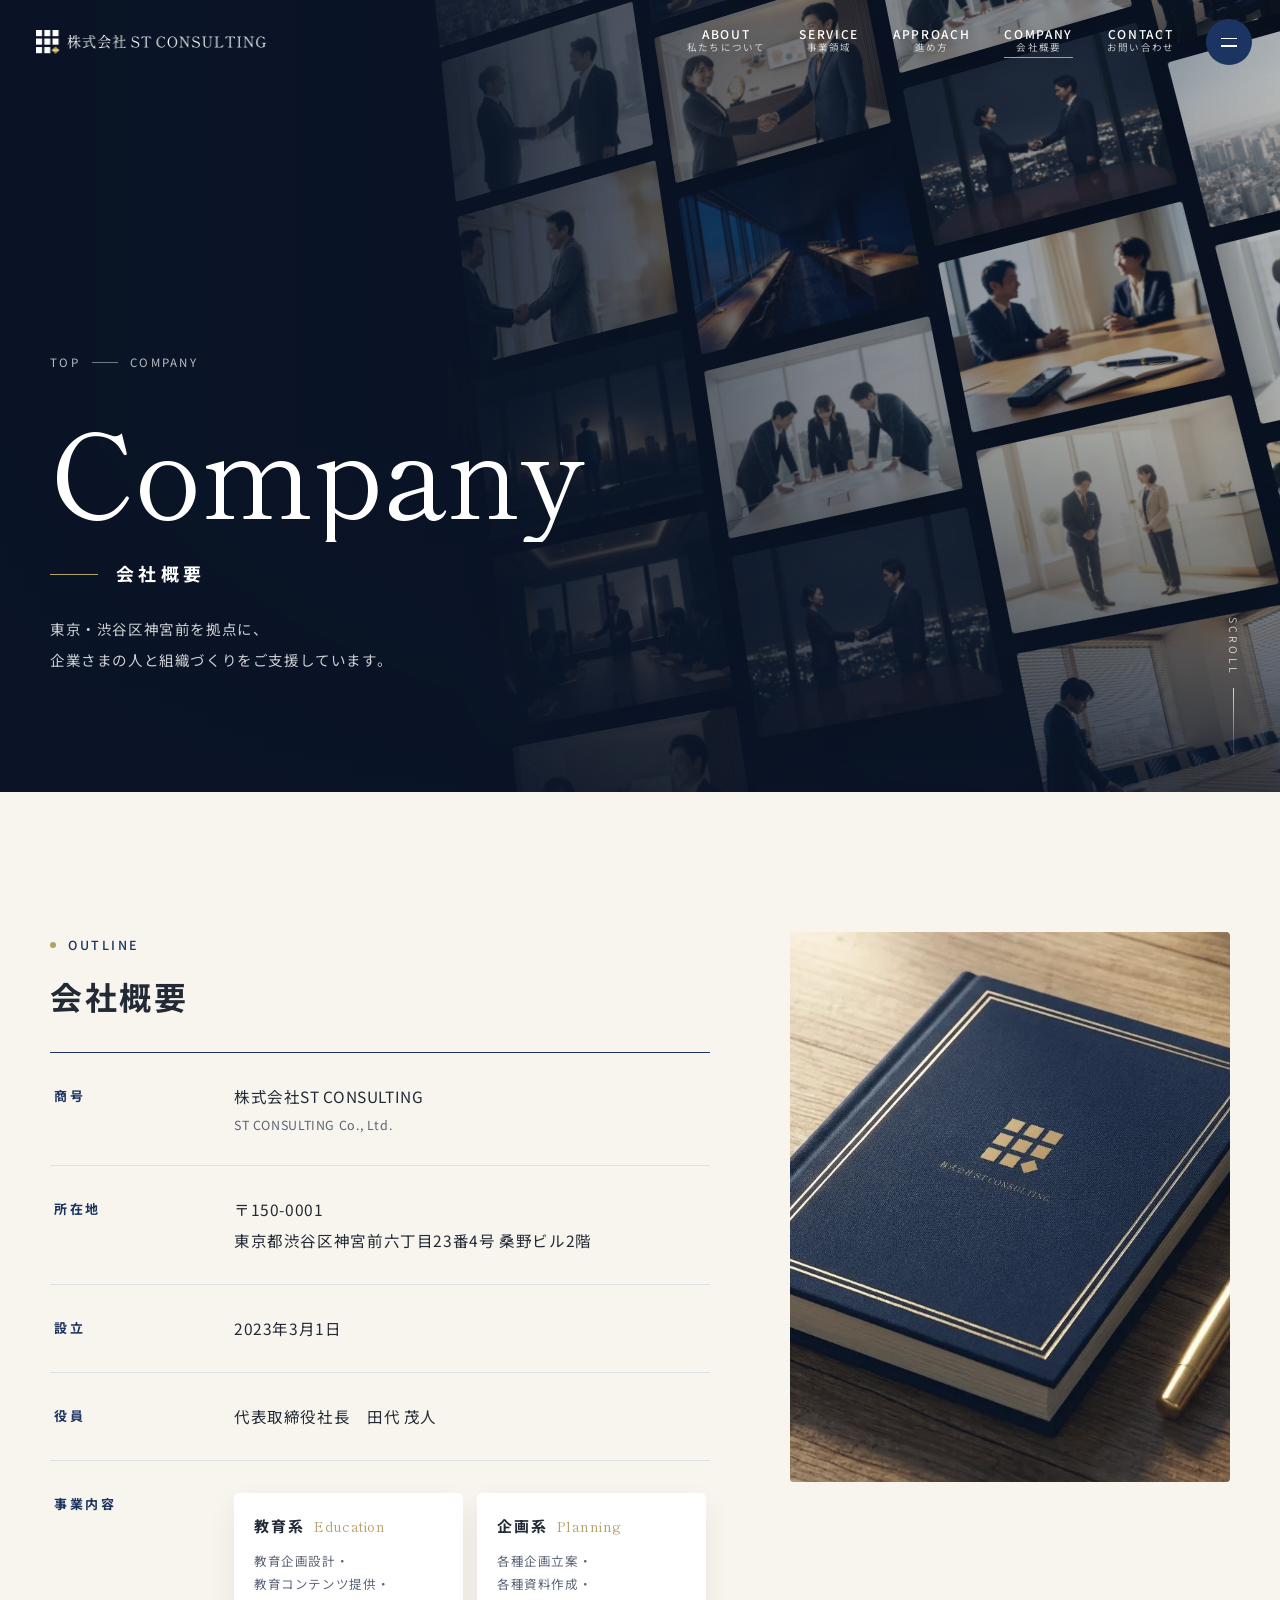
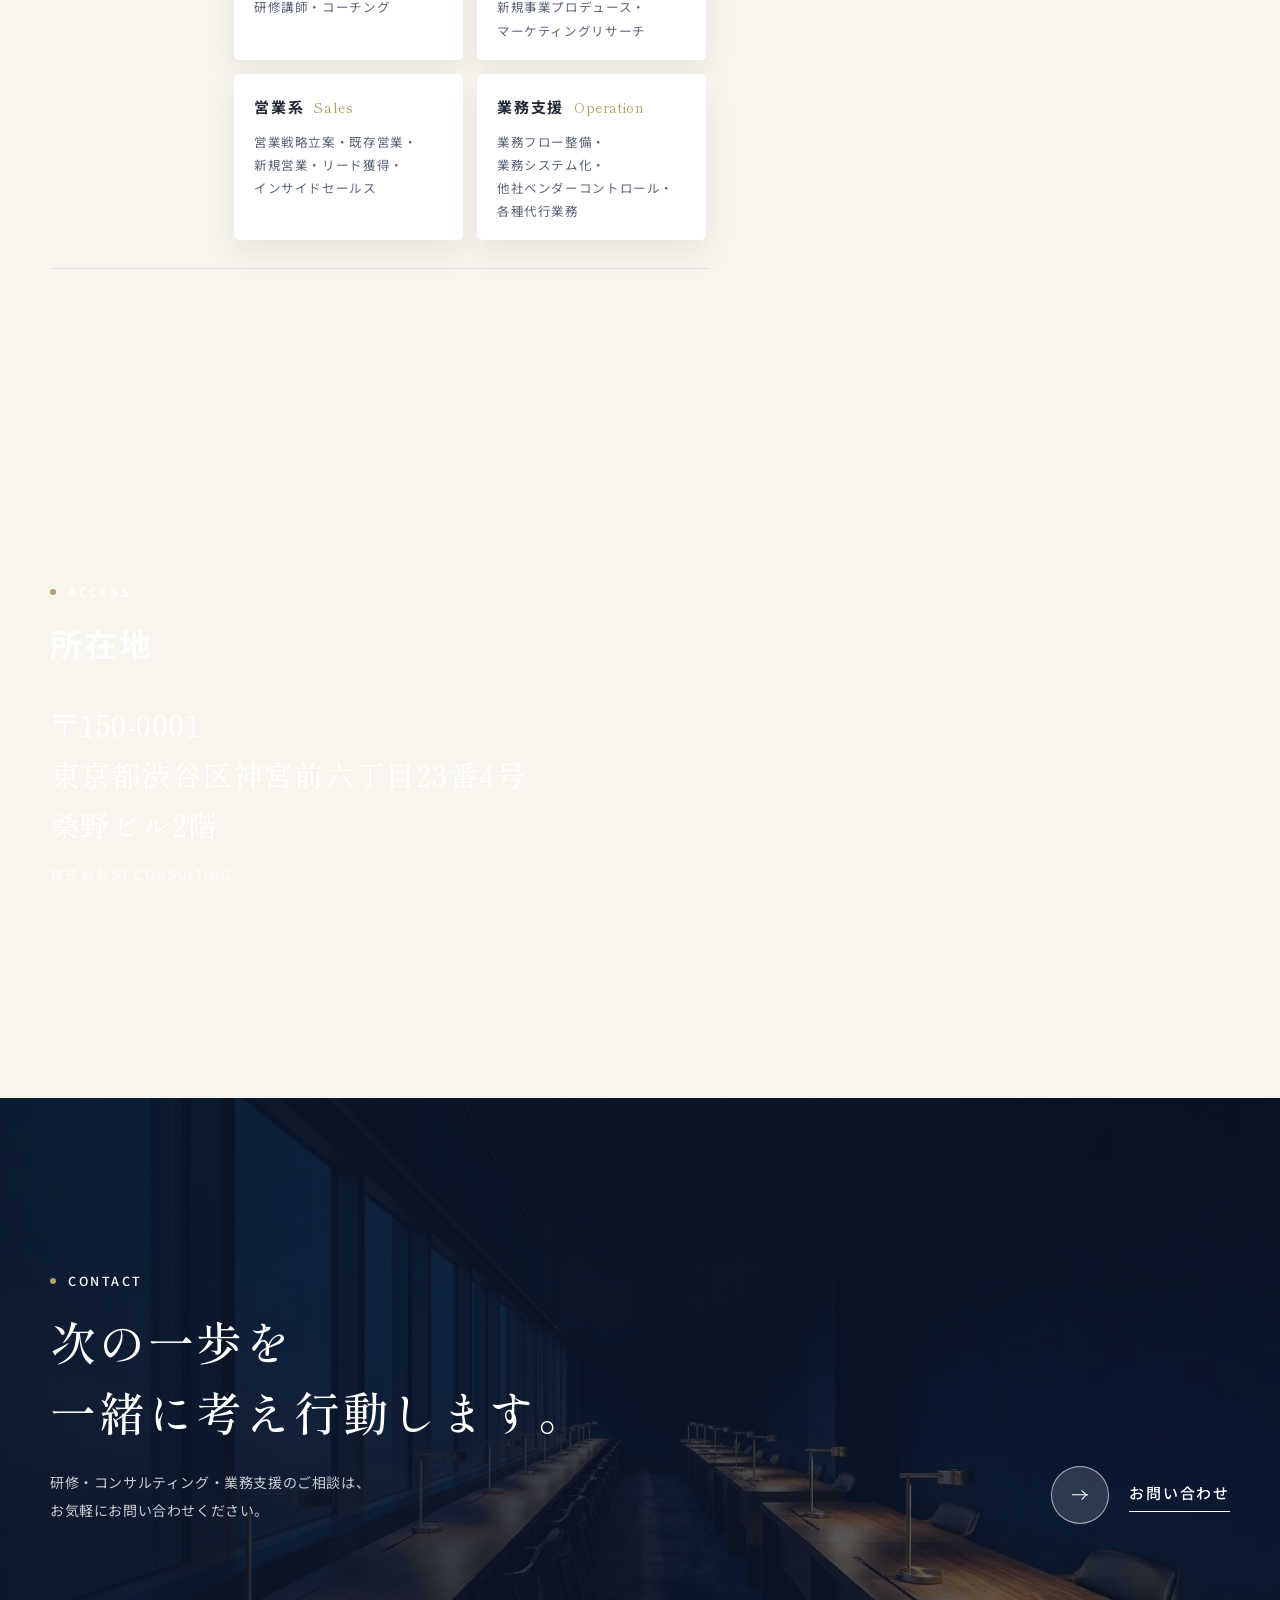
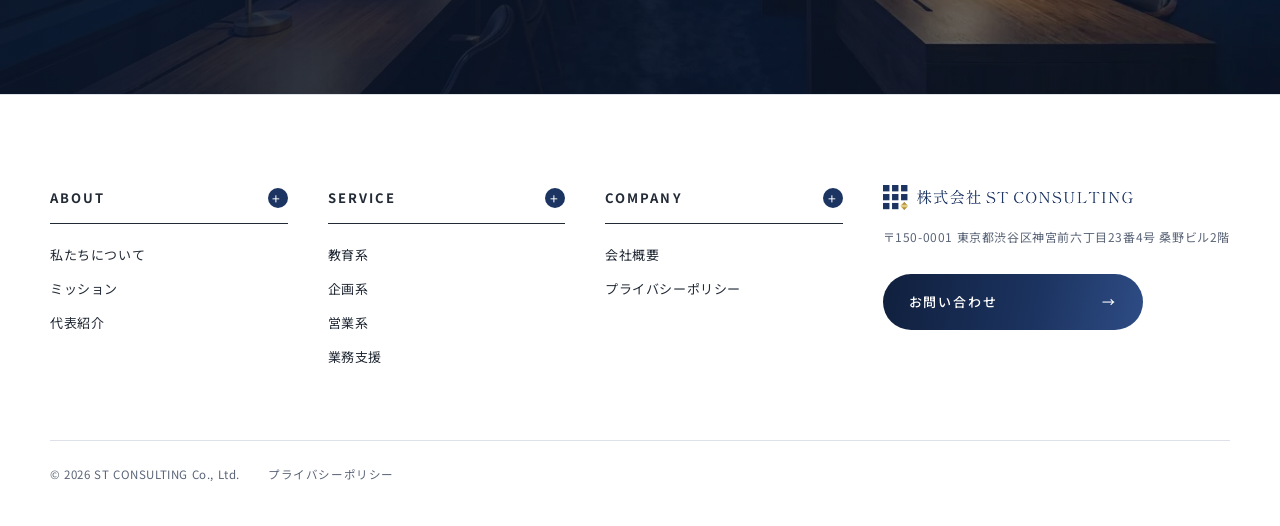
<file: company.html>
<!DOCTYPE html>
<html lang="ja">
<head>
<meta charset="UTF-8">
<meta name="viewport" content="width=device-width, initial-scale=1.0">
<title>会社概要｜株式会社ST CONSULTING</title>
<meta name="description" content="株式会社ST CONSULTINGの会社概要（商号・所在地・設立・役員・事業内容）をご紹介します。">
<link rel="canonical" href="https://www.st-consul.co.jp/company.html">
<meta property="og:title" content="会社概要｜株式会社ST CONSULTING">
<meta property="og:description" content="株式会社ST CONSULTINGの会社概要（商号・所在地・設立・役員・事業内容）をご紹介します。">
<meta property="og:type" content="website">
<meta property="og:url" content="https://www.st-consul.co.jp/company.html">
<meta property="og:site_name" content="株式会社ST CONSULTING">
<meta property="og:image" content="https://www.st-consul.co.jp/assets/img/ogp.png">
<meta name="twitter:card" content="summary_large_image">
<link rel="icon" type="image/png" href="assets/img/favicon.png">
<link rel="preconnect" href="https://fonts.googleapis.com">
<link rel="preconnect" href="https://fonts.gstatic.com" crossorigin>
<link href="https://fonts.googleapis.com/css2?family=Cormorant+Garamond:wght@300;400;500&family=Shippori+Mincho:wght@400;500&family=Noto+Sans+JP:wght@400;500;700&display=swap" rel="stylesheet">
<link rel="stylesheet" href="assets/css/p.css?v=19">
<link rel="stylesheet" href="assets/css/p-sub.css?v=7">
</head>
<body class="p-body p-sub">

<header class="p-header" id="pHeader">
  <a href="index.html" class="p-logo" aria-label="株式会社ST CONSULTING トップへ">
    <img src="assets/img/logo_full_white.png" alt="" class="p-logo__w" width="948" height="96">
    <img src="assets/img/logo_full_color.png" alt="" class="p-logo__c" width="948" height="96">
  </a>
  <nav class="p-gnav" aria-label="メインメニュー">
    <a href="about.html"><span class="en">ABOUT</span><span class="ja">私たちに<wbr>ついて</span></a>
    <a href="service.html"><span class="en">SERVICE</span><span class="ja">事業領域</span></a>
    <a href="index.html#approach"><span class="en">APPROACH</span><span class="ja">進め方</span></a>
    <a href="company.html" aria-current="page"><span class="en">COMPANY</span><span class="ja">会社概要</span></a>
    <a href="contact.html"><span class="en">CONTACT</span><span class="ja">お問い合わせ</span></a>
  </nav>
  <button class="p-menu-btn" id="pMenuBtn" aria-label="メニューを開く" aria-expanded="false" aria-controls="pMenu"><span></span><span></span></button>
</header>

<div class="p-menu" id="pMenu" aria-hidden="true">
  <div class="p-menu__inner">
    <a href="index.html"><span class="en">TOP</span>トップ</a>
    <a href="about.html"><span class="en">ABOUT</span>私たちに<wbr>ついて</a>
    <a href="service.html"><span class="en">SERVICE</span>事業領域</a>
    <a href="index.html#approach"><span class="en">APPROACH</span>進め方</a>
    <a href="company.html"><span class="en">COMPANY</span>会社概要</a>
    <a href="contact.html"><span class="en">CONTACT</span>お問い合わせ</a>
  </div>
</div>

<section class="p-shero" aria-labelledby="pageTitle">
  <div class="p-shero__wall" data-photos="co_city,co_reception,co_counter,co_window,w09,w38,room_12,w19,w43,w14,step5,w37" aria-hidden="true"></div>
  <div class="p-wrap">
    <p class="p-shero__crumb"><a href="index.html">TOP</a><i></i><span>COMPANY</span></p>
    <p class="p-shero__en">Company</p>
    <h1 class="p-shero__ja" id="pageTitle">会社概要</h1>
    <p class="p-shero__lead">東京・<wbr>渋谷区神宮前を<wbr>拠点に、<br class="pc">企業さまの<wbr>人と<wbr>組織づくりを<wbr>ご支援しています。</p>
  </div>
  <span class="p-shero__scroll" aria-hidden="true">SCROLL</span>
</section>

<main>
<section class="p-sec" id="company">
  <div class="p-wrap p-co">
    <div>
      <p class="p-label rv">OUTLINE</p>
      <h2 class="p-h2">会社概要</h2>
      <dl class="p-ctable rv">
        <div><dt>商号</dt><dd>株式会社ST CONSULTING<small>ST CONSULTING Co., Ltd.</small></dd></div>
        <div><dt>所在地</dt><dd>〒150-0001<br>東京都渋谷区神宮前六丁目23番4号 桑野ビル2階</dd></div>
        <div><dt>設立</dt><dd>2023年3月1日</dd></div>
        <div><dt>役員</dt><dd>代表取締役社長　田代 茂人</dd></div>
        <div><dt>事業内容</dt><dd>
          <div class="p-biz">
          <a href="service.html#education"><b>教育系<span>Education</span></b><p>教育企画設計・<wbr>教育コンテンツ提供・<wbr>研修講師・<wbr>コーチング</p></a>
          <a href="service.html#planning"><b>企画系<span>Planning</span></b><p>各種企画立案・<wbr>各種資料作成・<wbr>新規事業プロデュース・<wbr>マーケティングリサーチ</p></a>
          <a href="service.html#sales"><b>営業系<span>Sales</span></b><p>営業戦略立案・<wbr>既存営業・<wbr>新規営業・<wbr>リード獲得・<wbr>インサイドセールス</p></a>
          <a href="service.html#operation"><b>業務支援<span>Operation</span></b><p>業務フロー整備・<wbr>業務システム化・<wbr>他社ベンダーコントロール・<wbr>各種代行業務</p></a>
          </div>
        </dd></div>
      </dl>
    </div>
    <div class="p-co__fig">
      <figure class="p-row__fig"><img src="assets/img/p/g/co_note.webp" alt="木の机に置かれた紺の手帳と金のペン" loading="lazy"></figure>
    </div>
  </div>
</section>

<section class="p-dark" id="access">
  <div class="p-dark__bg" style="background-image:url('assets/img/p/g/co_city.webp')" aria-hidden="true"></div>
  <div class="p-wrap" style="position:relative">
    <p class="p-label p-label--light rv">ACCESS</p>
    <h2 class="p-h2 p-h2--light">所在地</h2>
    <p class="p-access__addr rv">〒150-0001<br>東京都渋谷区<span class="nw">神宮前六丁目23番4号</span><br>桑野ビル2階</p>
    <p class="p-access__sub rv">株式会社ST CONSULTING</p>
  </div>
</section>

<section class="p-cta" aria-label="お問い合わせのご案内">
  <div class="p-cta__bg" style="background-image:url('assets/img/p/g/room_12.webp')" aria-hidden="true"></div>
  <div class="p-wrap p-cta__grid">
    <div>
      <p class="p-label p-label--light rv">CONTACT</p>
      <h2 class="p-cta__t">次の<wbr>一歩を<br>一緒に<wbr>考え<wbr>行動します。</h2>
      <p class="p-cta__d rv">研修・<wbr>コンサルティング・<wbr>業務支援の<wbr>ご相談は、<br class="pc">お気軽に<wbr>お問い合わせ<wbr>ください。</p>
    </div>
    <a href="contact.html" class="p-btn p-btn--light rv"><span class="p-btn__c" aria-hidden="true"></span><span class="p-btn__t">お問い合わせ</span></a>
  </div>
</section>

</main>

<footer class="p-footer">
  <div class="p-wrap">
    <div class="p-footer__map">
      <div class="p-fcol">
        <p class="p-fcol__h"><a href="about.html">ABOUT</a></p>
        <a href="about.html">私たちに<wbr>ついて</a><a href="about.html#mission">ミッション</a><a href="about.html#profile">代表紹介</a>
      </div>
      <div class="p-fcol">
        <p class="p-fcol__h"><a href="service.html">SERVICE</a></p>
        <a href="service.html#education">教育系</a><a href="service.html#planning">企画系</a><a href="service.html#sales">営業系</a><a href="service.html#operation">業務支援</a>
      </div>
      <div class="p-fcol">
        <p class="p-fcol__h"><a href="company.html">COMPANY</a></p>
        <a href="company.html">会社概要</a><a href="privacy.html">プライバシーポリシー</a>
      </div>
      <div class="p-fcol p-fcol--cta">
        <img src="assets/img/logo_full_color.png" alt="株式会社ST CONSULTING" class="p-footer__logo" width="948" height="96">
        <p class="p-footer__addr">〒150-0001 東京都渋谷区神宮前六丁目23番4号 桑野ビル2階</p>
        <a href="contact.html" class="p-pill">お問い合わせ<span aria-hidden="true">→</span></a>
      </div>
    </div>
    <div class="p-footer__bottom">
      <p>&copy; 2026 ST CONSULTING Co., Ltd.</p>
      <a href="privacy.html">プライバシーポリシー</a>
    </div>
  </div>
</footer>

<script src="assets/js/p-sub.js?v=2"></script>
</body>
</html>
</file>
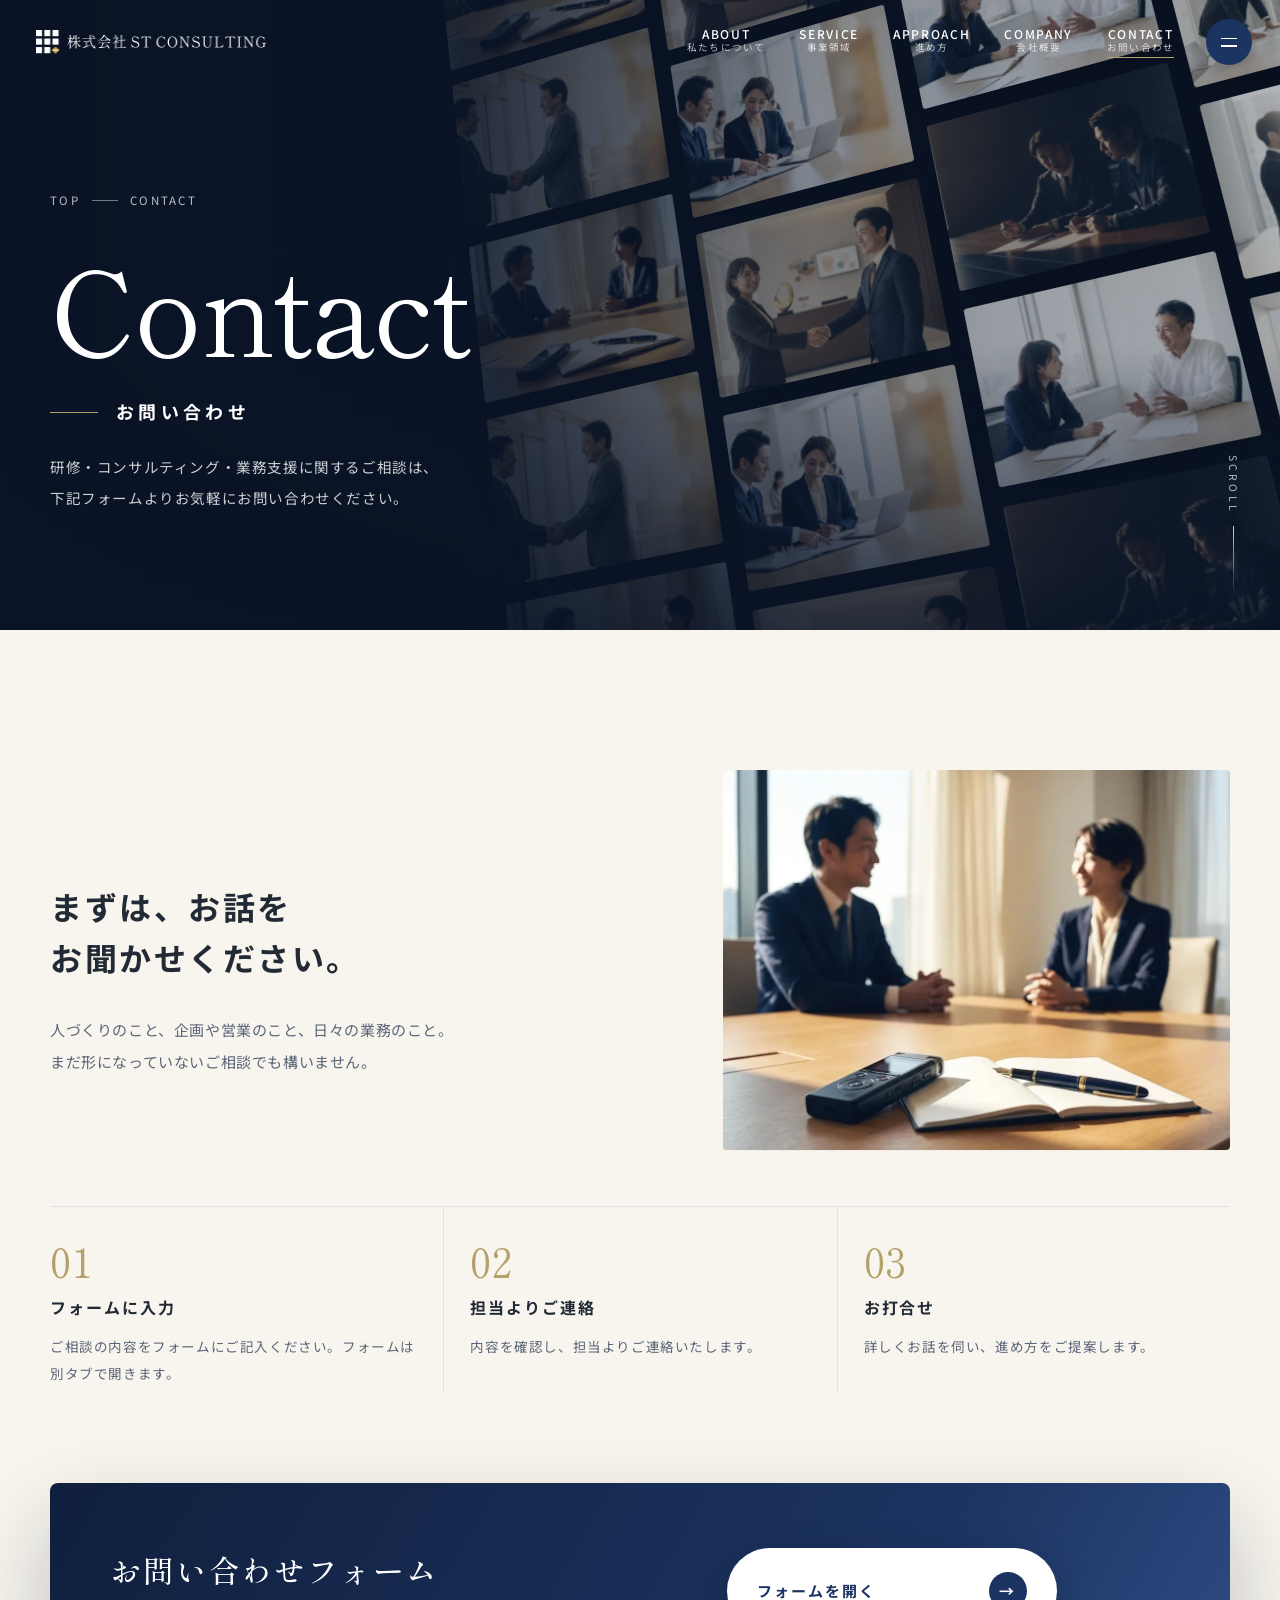
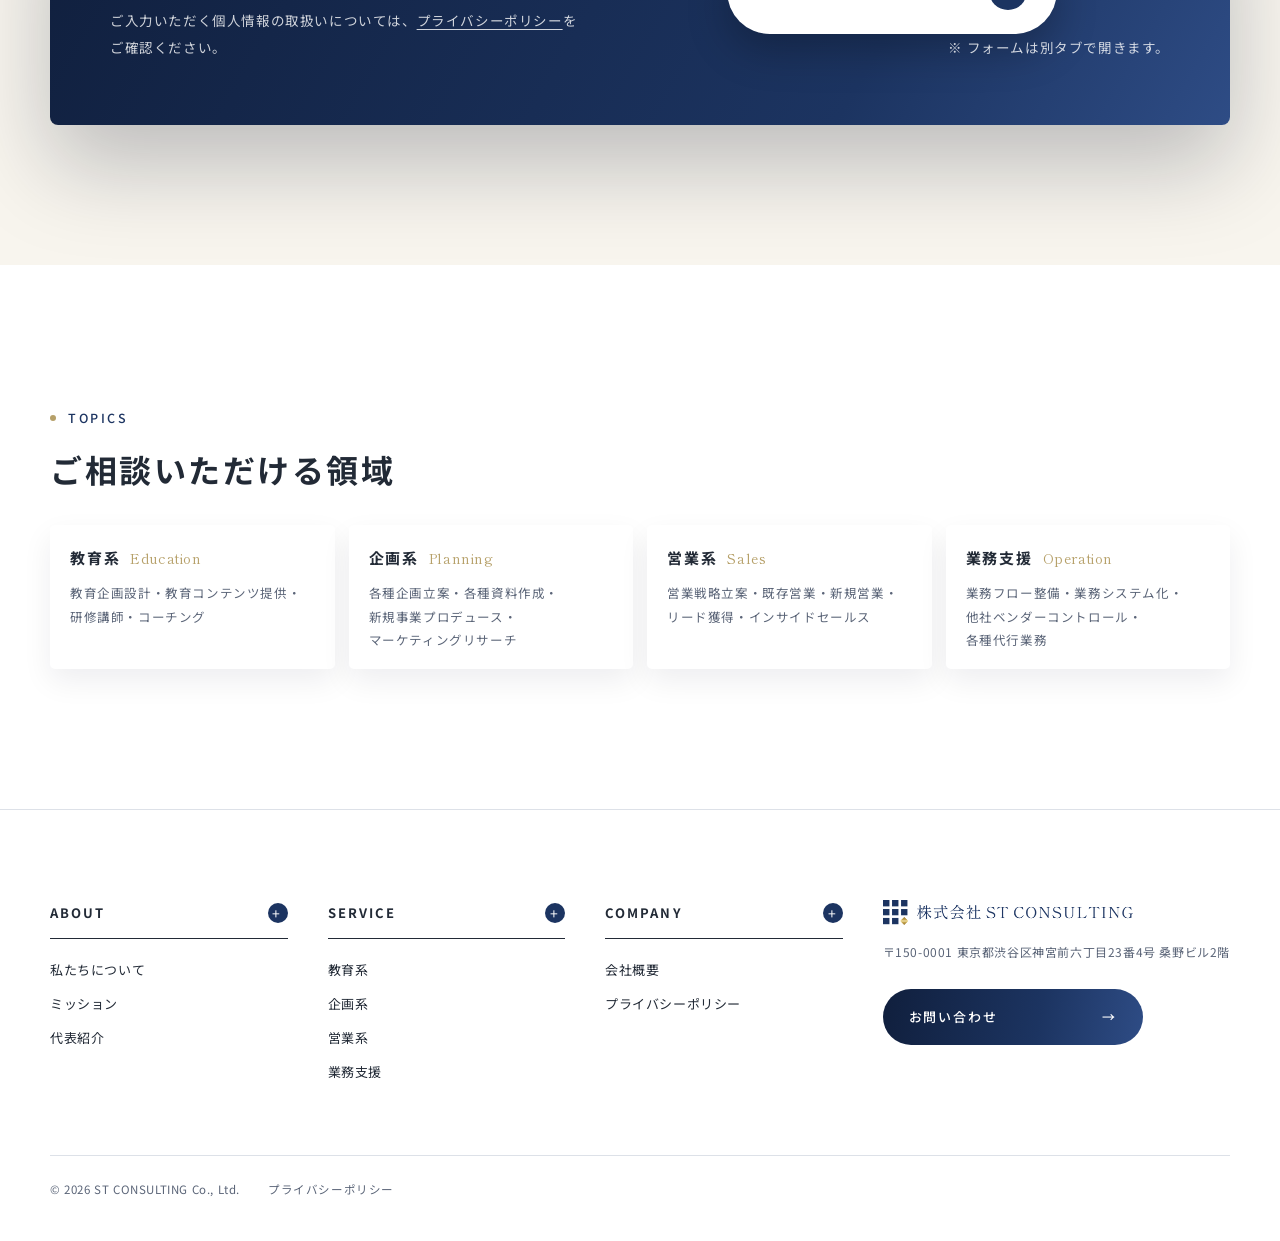
<file: contact.html>
<!DOCTYPE html>
<html lang="ja">
<head>
<meta charset="UTF-8">
<meta name="viewport" content="width=device-width, initial-scale=1.0">
<title>お問い合わせ｜株式会社ST CONSULTING</title>
<meta name="description" content="株式会社ST CONSULTINGへの研修・コンサルティング・業務支援のご相談はこちらからお問い合わせください。">
<link rel="canonical" href="https://www.st-consul.co.jp/contact.html">
<meta property="og:title" content="お問い合わせ｜株式会社ST CONSULTING">
<meta property="og:description" content="株式会社ST CONSULTINGへの研修・コンサルティング・業務支援のご相談はこちらからお問い合わせください。">
<meta property="og:type" content="website">
<meta property="og:url" content="https://www.st-consul.co.jp/contact.html">
<meta property="og:site_name" content="株式会社ST CONSULTING">
<meta property="og:image" content="https://www.st-consul.co.jp/assets/img/ogp.png">
<meta name="twitter:card" content="summary_large_image">
<link rel="icon" type="image/png" href="assets/img/favicon.png">
<link rel="preconnect" href="https://fonts.googleapis.com">
<link rel="preconnect" href="https://fonts.gstatic.com" crossorigin>
<link href="https://fonts.googleapis.com/css2?family=Cormorant+Garamond:wght@300;400;500&family=Shippori+Mincho:wght@400;500&family=Noto+Sans+JP:wght@400;500;700&display=swap" rel="stylesheet">
<link rel="stylesheet" href="assets/css/p.css?v=19">
<link rel="stylesheet" href="assets/css/p-sub.css?v=7">
</head>
<body class="p-body p-sub">

<header class="p-header" id="pHeader">
  <a href="index.html" class="p-logo" aria-label="株式会社ST CONSULTING トップへ">
    <img src="assets/img/logo_full_white.png" alt="" class="p-logo__w" width="948" height="96">
    <img src="assets/img/logo_full_color.png" alt="" class="p-logo__c" width="948" height="96">
  </a>
  <nav class="p-gnav" aria-label="メインメニュー">
    <a href="about.html"><span class="en">ABOUT</span><span class="ja">私たちに<wbr>ついて</span></a>
    <a href="service.html"><span class="en">SERVICE</span><span class="ja">事業領域</span></a>
    <a href="index.html#approach"><span class="en">APPROACH</span><span class="ja">進め方</span></a>
    <a href="company.html"><span class="en">COMPANY</span><span class="ja">会社概要</span></a>
    <a href="contact.html" aria-current="page"><span class="en">CONTACT</span><span class="ja">お問い合わせ</span></a>
  </nav>
  <button class="p-menu-btn" id="pMenuBtn" aria-label="メニューを開く" aria-expanded="false" aria-controls="pMenu"><span></span><span></span></button>
</header>

<div class="p-menu" id="pMenu" aria-hidden="true">
  <div class="p-menu__inner">
    <a href="index.html"><span class="en">TOP</span>トップ</a>
    <a href="about.html"><span class="en">ABOUT</span>私たちに<wbr>ついて</a>
    <a href="service.html"><span class="en">SERVICE</span>事業領域</a>
    <a href="index.html#approach"><span class="en">APPROACH</span>進め方</a>
    <a href="company.html"><span class="en">COMPANY</span>会社概要</a>
    <a href="contact.html"><span class="en">CONTACT</span>お問い合わせ</a>
  </div>
</div>

<section class="p-shero p-shero--short" aria-labelledby="pageTitle">
  <div class="p-shero__wall" data-photos="w14,w15,w01,step1,w38,step5,w17,w03,co_reception,w37" aria-hidden="true"></div>
  <div class="p-wrap">
    <p class="p-shero__crumb"><a href="index.html">TOP</a><i></i><span>CONTACT</span></p>
    <p class="p-shero__en">Contact</p>
    <h1 class="p-shero__ja" id="pageTitle">お問い合わせ</h1>
    <p class="p-shero__lead">研修・<wbr>コンサルティング・<wbr>業務支援に<wbr>関する<wbr>ご相談は、<br class="pc">下記フォームより<wbr>お気軽に<wbr>お問い合わせ<wbr>ください。</p>
  </div>
  <span class="p-shero__scroll" aria-hidden="true">SCROLL</span>
</section>

<main>
<section class="p-sec" id="contact">
  <div class="p-wrap">
    <div class="p-row p-row--wide">
      <div class="p-row__txt">
        <p class="p-label rv">FLOW</p>
        <h2 class="p-h2">まずは、<wbr>お話を<br>お聞かせ<wbr>ください。</h2>
        <p class="p-text rv" style="margin-bottom:0">人づくりの<wbr>こと、<wbr>企画や<wbr>営業の<wbr>こと、<wbr>日々の<wbr>業務の<wbr>こと。<br class="pc">まだ<wbr>形に<wbr>なっていない<wbr>ご相談でも<wbr>構いません。</p>
      </div>
      <figure class="p-row__fig"><img src="assets/img/p/g/w14.webp" alt="会議机で向かい合って話す二人" loading="lazy"></figure>
    </div>
    <ol class="p-steps">
      <li class="rv" style="--d:0"><p class="p-steps__no">01</p><h3 class="p-steps__t">フォームに<wbr>入力</h3><p class="p-steps__d">ご相談の<wbr>内容を<wbr>フォームに<wbr>ご記入ください。<wbr>フォームは<wbr>別タブで<wbr>開きます。</p></li>
      <li class="rv" style="--d:1"><p class="p-steps__no">02</p><h3 class="p-steps__t">担当より<wbr>ご連絡</h3><p class="p-steps__d">内容を<wbr>確認し、<wbr>担当より<wbr>ご連絡いたします。</p></li>
      <li class="rv" style="--d:2"><p class="p-steps__no">03</p><h3 class="p-steps__t">お打合せ</h3><p class="p-steps__d">詳しく<wbr>お話を<wbr>伺い、<wbr>進め方を<wbr>ご提案します。</p></li>
    </ol>
    <div class="p-formcard rv">
      <div>
        <h2>お問い合わせフォーム</h2>
        <p>ご入力いただく<wbr>個人情報の<wbr>取扱いに<wbr>ついては、<a href="privacy.html">プライバシーポリシー</a>を<wbr>ご確認ください。</p>
      </div>
      <div>
        <a href="https://forms.gle/HiBYb6r2ZQKcj1qN6" target="_blank" rel="noopener" class="p-formbtn" id="contactFormBtn">フォームを<wbr>開く<span aria-hidden="true">→</span></a>
        <p class="p-formnote">※ フォームは<wbr>別タブで<wbr>開きます。</p>
      </div>
    </div>
  </div>
</section>

<section class="p-sec p-solid" id="topics">
  <div class="p-wrap">
    <p class="p-label rv">TOPICS</p>
    <h2 class="p-h2">ご相談いただける<wbr>領域</h2>
    <div class="p-biz p-biz--4 rv">
      <a href="service.html#education"><b>教育系<span>Education</span></b><p>教育企画設計・<wbr>教育コンテンツ提供・<wbr>研修講師・<wbr>コーチング</p></a>
          <a href="service.html#planning"><b>企画系<span>Planning</span></b><p>各種企画立案・<wbr>各種資料作成・<wbr>新規事業プロデュース・<wbr>マーケティングリサーチ</p></a>
          <a href="service.html#sales"><b>営業系<span>Sales</span></b><p>営業戦略立案・<wbr>既存営業・<wbr>新規営業・<wbr>リード獲得・<wbr>インサイドセールス</p></a>
          <a href="service.html#operation"><b>業務支援<span>Operation</span></b><p>業務フロー整備・<wbr>業務システム化・<wbr>他社ベンダーコントロール・<wbr>各種代行業務</p></a>
    </div>
  </div>
</section>
</main>

<footer class="p-footer">
  <div class="p-wrap">
    <div class="p-footer__map">
      <div class="p-fcol">
        <p class="p-fcol__h"><a href="about.html">ABOUT</a></p>
        <a href="about.html">私たちに<wbr>ついて</a><a href="about.html#mission">ミッション</a><a href="about.html#profile">代表紹介</a>
      </div>
      <div class="p-fcol">
        <p class="p-fcol__h"><a href="service.html">SERVICE</a></p>
        <a href="service.html#education">教育系</a><a href="service.html#planning">企画系</a><a href="service.html#sales">営業系</a><a href="service.html#operation">業務支援</a>
      </div>
      <div class="p-fcol">
        <p class="p-fcol__h"><a href="company.html">COMPANY</a></p>
        <a href="company.html">会社概要</a><a href="privacy.html">プライバシーポリシー</a>
      </div>
      <div class="p-fcol p-fcol--cta">
        <img src="assets/img/logo_full_color.png" alt="株式会社ST CONSULTING" class="p-footer__logo" width="948" height="96">
        <p class="p-footer__addr">〒150-0001 東京都渋谷区神宮前六丁目23番4号 桑野ビル2階</p>
        <a href="contact.html" class="p-pill">お問い合わせ<span aria-hidden="true">→</span></a>
      </div>
    </div>
    <div class="p-footer__bottom">
      <p>&copy; 2026 ST CONSULTING Co., Ltd.</p>
      <a href="privacy.html">プライバシーポリシー</a>
    </div>
  </div>
</footer>

<script src="assets/js/p-sub.js?v=2"></script>
</body>
</html>
</file>
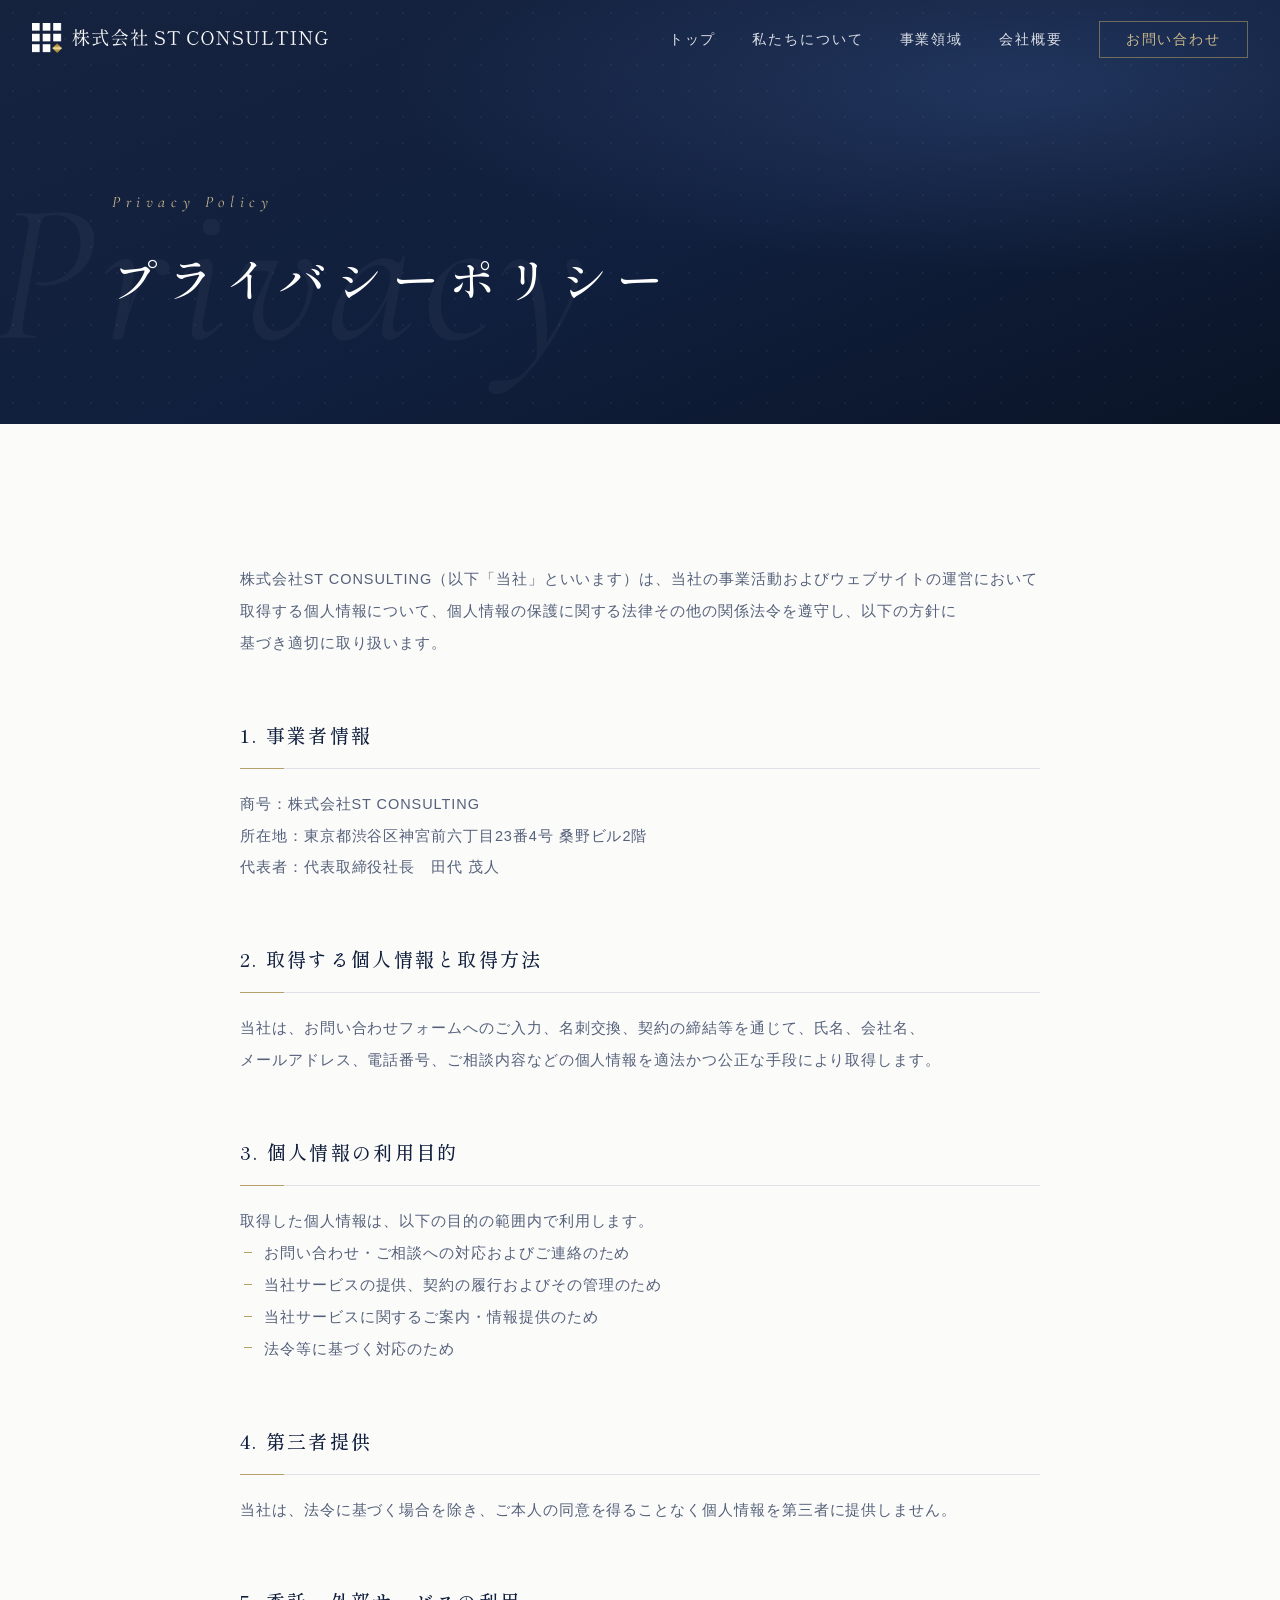
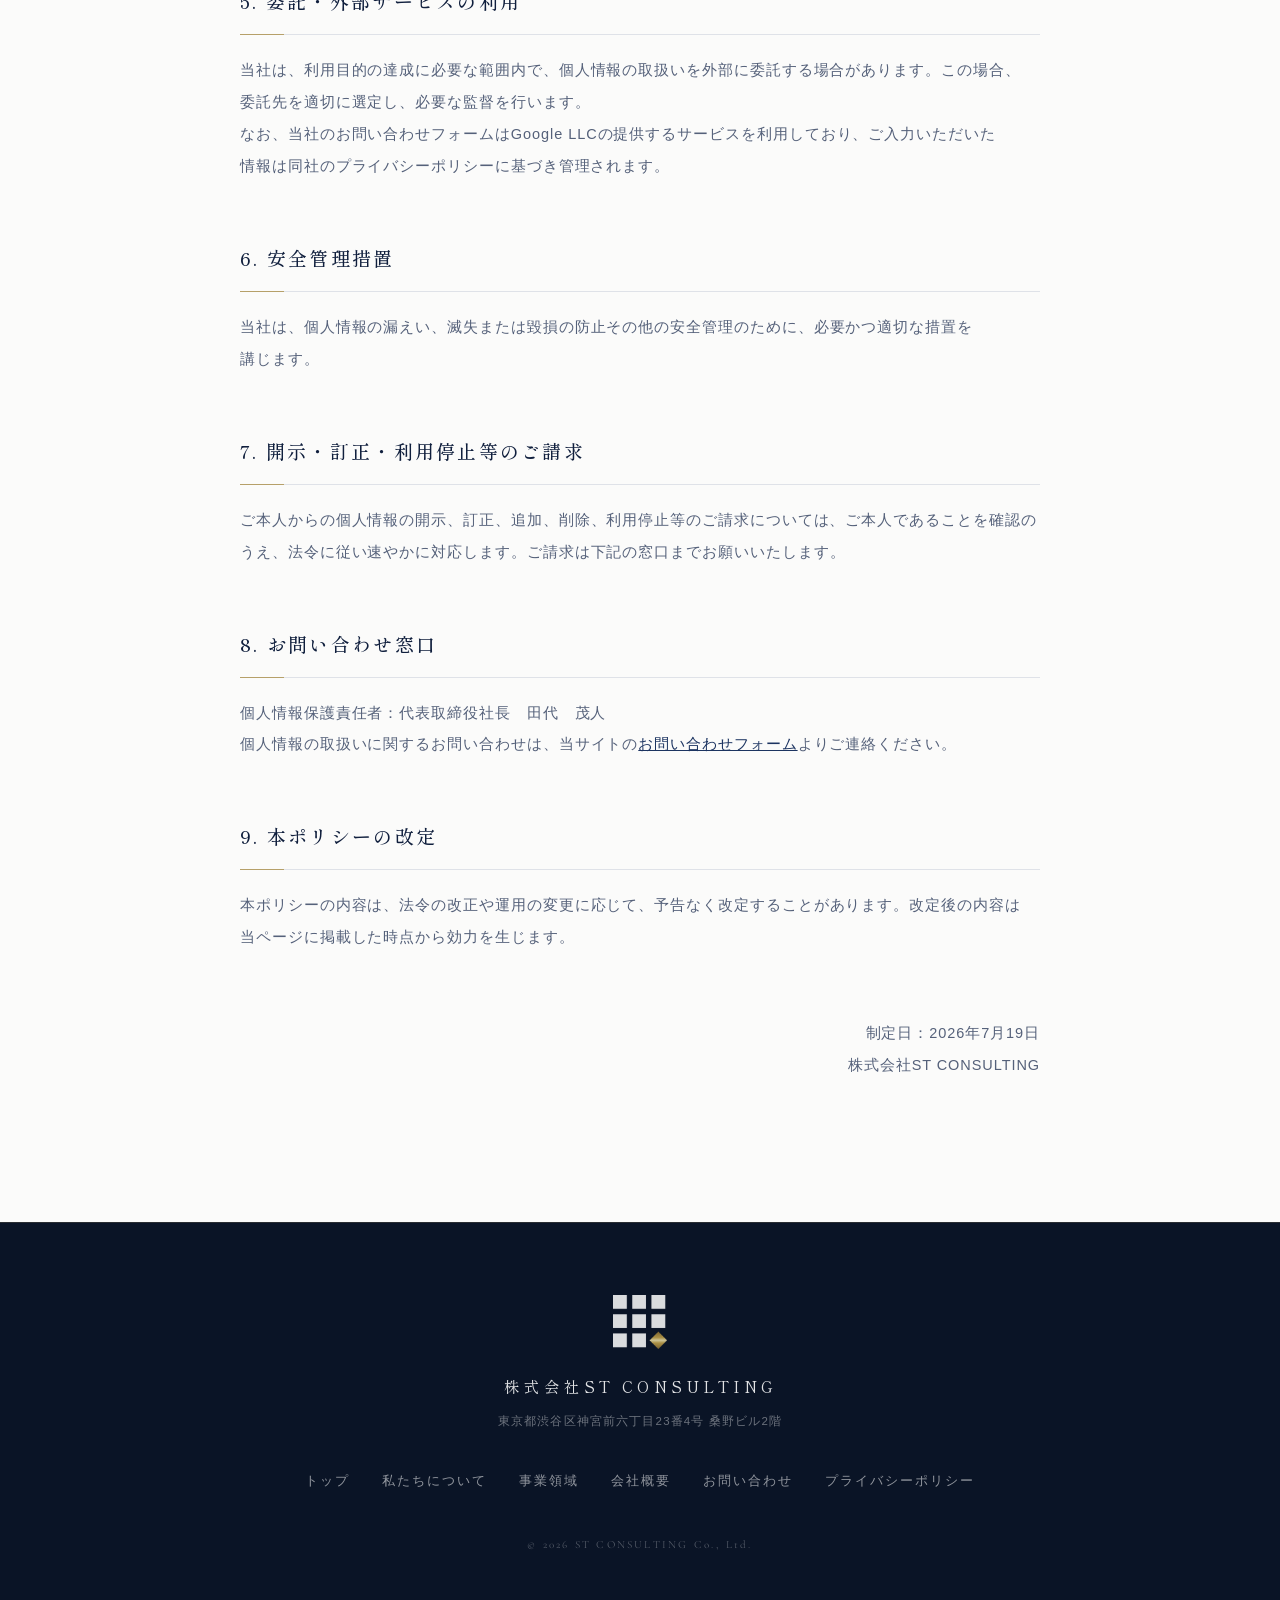
<file: privacy.html>
<!DOCTYPE html>
<html lang="ja">
<head>
<meta charset="UTF-8">
<meta name="viewport" content="width=device-width, initial-scale=1.0">
<title>プライバシーポリシー｜株式会社ST CONSULTING</title>
<meta name="description" content="株式会社ST CONSULTINGの個人情報保護方針（プライバシーポリシー）です。">
<meta name="robots" content="noindex">
<link rel="canonical" href="https://www.st-consul.co.jp/privacy.html">
<meta property="og:title" content="プライバシーポリシー｜株式会社ST CONSULTING">
<meta property="og:description" content="株式会社ST CONSULTINGの個人情報保護方針（プライバシーポリシー）です。">
<meta property="og:type" content="website">
<meta property="og:url" content="https://www.st-consul.co.jp/privacy.html">
<meta property="og:site_name" content="株式会社ST CONSULTING">
<meta property="og:image" content="https://www.st-consul.co.jp/assets/img/ogp.png">
<meta name="twitter:card" content="summary_large_image">
<link rel="icon" type="image/png" href="assets/img/favicon.png">
<link rel="preconnect" href="https://fonts.googleapis.com">
<link rel="preconnect" href="https://fonts.gstatic.com" crossorigin>
<link href="https://fonts.googleapis.com/css2?family=Cormorant+Garamond:ital,wght@0,400;0,500;1,400&family=Shippori+Mincho:wght@400;500;600&display=swap" rel="stylesheet">
<link rel="stylesheet" href="assets/css/style.css?v=4">
</head>
<body>

<header class="site-header" id="header">
  <div class="header-inner">
    <a href="index.html" class="header-logo" aria-label="株式会社ST CONSULTING">
      <img src="assets/img/logo_full_white.png" alt="株式会社ST CONSULTING" class="logo-on-dark" width="948" height="96">
      <img src="assets/img/logo_full_color.png" alt="" class="logo-on-light" width="948" height="96" aria-hidden="true">
    </a>
    <nav class="global-nav" id="globalNav" aria-label="メインメニュー">
      <ul>
        <li><a href="index.html">トップ</a></li>
        <li><a href="about.html">私たちに<wbr>ついて</a></li>
        <li><a href="service.html">事業領域</a></li>
        <li><a href="company.html">会社概要</a></li>
        <li><a href="contact.html" class="nav-contact">お問い合わせ</a></li>
      </ul>
    </nav>
    <button class="nav-toggle" id="navToggle" aria-label="メニューを開く" aria-expanded="false" aria-controls="globalNav">
      <span></span><span></span><span></span>
    </button>
  </div>
</header>

<main>

<div class="page-hero">
  <span class="ghost ghost-light" aria-hidden="true">Privacy</span>
  <div class="container">
    <p class="page-hero-en">Privacy Policy</p>
    <h1 class="page-hero-title">プライバシーポリシー</h1>
  </div>
</div>

<section class="section">
  <div class="container">
    <div class="policy-body reveal">
      <p class="policy-lead">
        株式会社ST CONSULTING<wbr>（以下<wbr>「当社」と<wbr>いいます）は、<wbr>当社の<wbr>事業活動およびウェブサイトの<wbr>運営に<wbr>おいて<wbr>取得する<wbr>個人情報に<wbr>ついて、<wbr>
        個人情報の<wbr>保護に<wbr>関する<wbr>法律<wbr>その<wbr>他の<wbr>関係<wbr>法令を<wbr>遵守し、<wbr>以下の<wbr>方針に<wbr>基づき適切に<wbr>取り扱います。<wbr>
      </p>

      <section>
        <h2>1. 事業者情報</h2>
        <p>
          商号：株式会社ST CONSULTING<br>
          所在地：東京都渋谷区神宮前六丁目23番4号 桑野ビル2階<br>
          代表者：代表取締役社長　田代 茂人
        </p>
      </section>

      <section>
        <h2>2. 取得する<wbr>個人情報と<wbr>取得方法</h2>
        <p>当社は、<wbr>お問い合わせフォームへの<wbr>ご入力、<wbr>名刺交換、<wbr>契約の<wbr>締結等を<wbr>通じて、<wbr>氏名、<wbr>会社名、<wbr>メールアドレス、<wbr>電話番号、<wbr>ご相談内容などの<wbr>個人情報を<wbr>適法か<wbr>つ<wbr>公正な<wbr>手段に<wbr>より<wbr>取得します。</p>
      </section>

      <section>
        <h2>3. 個人情報の<wbr>利用目的</h2>
        <p>取得した<wbr>個人情報は、<wbr>以下の<wbr>目的の<wbr>範囲内で<wbr>利用します。</p>
        <ul>
          <li>お問い合わせ・<wbr>ご相談への<wbr>対応およびご連絡の<wbr>ため</li>
          <li>当社サービスの<wbr>提供、<wbr>契約の<wbr>履行および<wbr>その<wbr>管理の<wbr>ため</li>
          <li>当社サービスに<wbr>関する<wbr>ご案内・<wbr>情報提供の<wbr>ため</li>
          <li>法令等に<wbr>基づく<wbr>対応の<wbr>ため</li>
        </ul>
      </section>

      <section>
        <h2>4. 第三者提供</h2>
        <p>当社は、<wbr>法令に<wbr>基づく<wbr>場合を<wbr>除き、<wbr>ご本人の<wbr>同意を<wbr>得る<wbr>ことなく<wbr>個人情報を<wbr>第三者に<wbr>提供しません。</p>
      </section>

      <section>
        <h2>5. 委託・<wbr>外部サービスの<wbr>利用</h2>
        <p>
          当社は、<wbr>利用目的の<wbr>達成に<wbr>必要な<wbr>範囲内で、<wbr>個人情報の<wbr>取扱いを<wbr>外部に<wbr>委託する<wbr>場合が<wbr>あります。<wbr>この<wbr>場合、<wbr>委託先を<wbr>適切に<wbr>選定し、<wbr>必要な<wbr>監督を<wbr>行います。<br>
          な<wbr>お、<wbr>当社の<wbr>お問い合わせフォームは<wbr>Google LLCの<wbr>提供する<wbr>サービスを<wbr>利用しており、<wbr>ご入力いただいた<wbr>情報は<wbr>同社の<wbr>プライバシーポリシーに<wbr>基づき管理されます。<wbr>
        </p>
      </section>

      <section>
        <h2>6. 安全管理措置</h2>
        <p>当社は、<wbr>個人情報の<wbr>漏えい、<wbr>滅失または<wbr>毀損の<wbr>防止<wbr>その<wbr>他の<wbr>安全管理の<wbr>ために、<wbr>必要かつ<wbr>適切な<wbr>措置を<wbr>講じます。</p>
      </section>

      <section>
        <h2>7. 開示・<wbr>訂正・<wbr>利用停止等の<wbr>ご請求</h2>
        <p>ご本人からの<wbr>個人情報の<wbr>開示、<wbr>訂正、<wbr>追加、<wbr>削除、<wbr>利用停止等の<wbr>ご請求に<wbr>ついては、<wbr>ご本人である<wbr>ことを<wbr>確認の<wbr>うえ、<wbr>法令に<wbr>従い<wbr>速やかに<wbr>対応します。<wbr>ご請求は<wbr>下記の<wbr>窓口まで<wbr>お願いいたします。</p>
      </section>

      <section>
        <h2>8. お問い合わせ窓口</h2>
        <p>個人情報保護責任者：<wbr>代表取締役社長　田代　茂人</p>
        <p>
          個人情報の<wbr>取扱いに<wbr>関する<wbr>お問い合わせは、<wbr>当サイトの<a href="contact.html" style="color: var(--navy); text-decoration: underline;">お問い合わせフォーム</a>より<wbr>ご連絡ください。<wbr>
        </p>
      </section>

      <section>
        <h2>9. 本ポリシーの<wbr>改定</h2>
        <p>本ポリシーの<wbr>内容は、<wbr>法令の<wbr>改正や<wbr>運用の<wbr>変更に<wbr>応じて、<wbr>予告なく<wbr>改定する<wbr>ことがあります。<wbr>改定後の<wbr>内容は<wbr>当ページに<wbr>掲載した<wbr>時点から<wbr>効力を<wbr>生じます。</p>
      </section>

      <p class="policy-date">制定日：2026年7月19日<br>株式会社ST CONSULTING</p>
    </div>
  </div>
</section>

</main>

<footer class="site-footer">
  <div class="footer-inner">
    <img src="assets/img/logo_mark_white.png" alt="" class="footer-logo">
    <p class="footer-company">株式会社ST CONSULTING</p>
    <p class="footer-address">東京都渋谷区神宮前六丁目23番4号 桑野ビル2階</p>
    <nav class="footer-nav" aria-label="フッターメニュー">
      <a href="index.html">トップ</a>
      <a href="about.html">私たちに<wbr>ついて</a>
      <a href="service.html">事業領域</a>
      <a href="company.html">会社概要</a>
      <a href="contact.html">お問い合わせ</a>
      <a href="privacy.html">プライバシーポリシー</a>
    </nav>
    <p class="footer-copy">&copy; 2026 ST CONSULTING Co., Ltd.</p>
  </div>
</footer>

<script src="assets/js/main.js"></script>
</body>
</html>
</file>
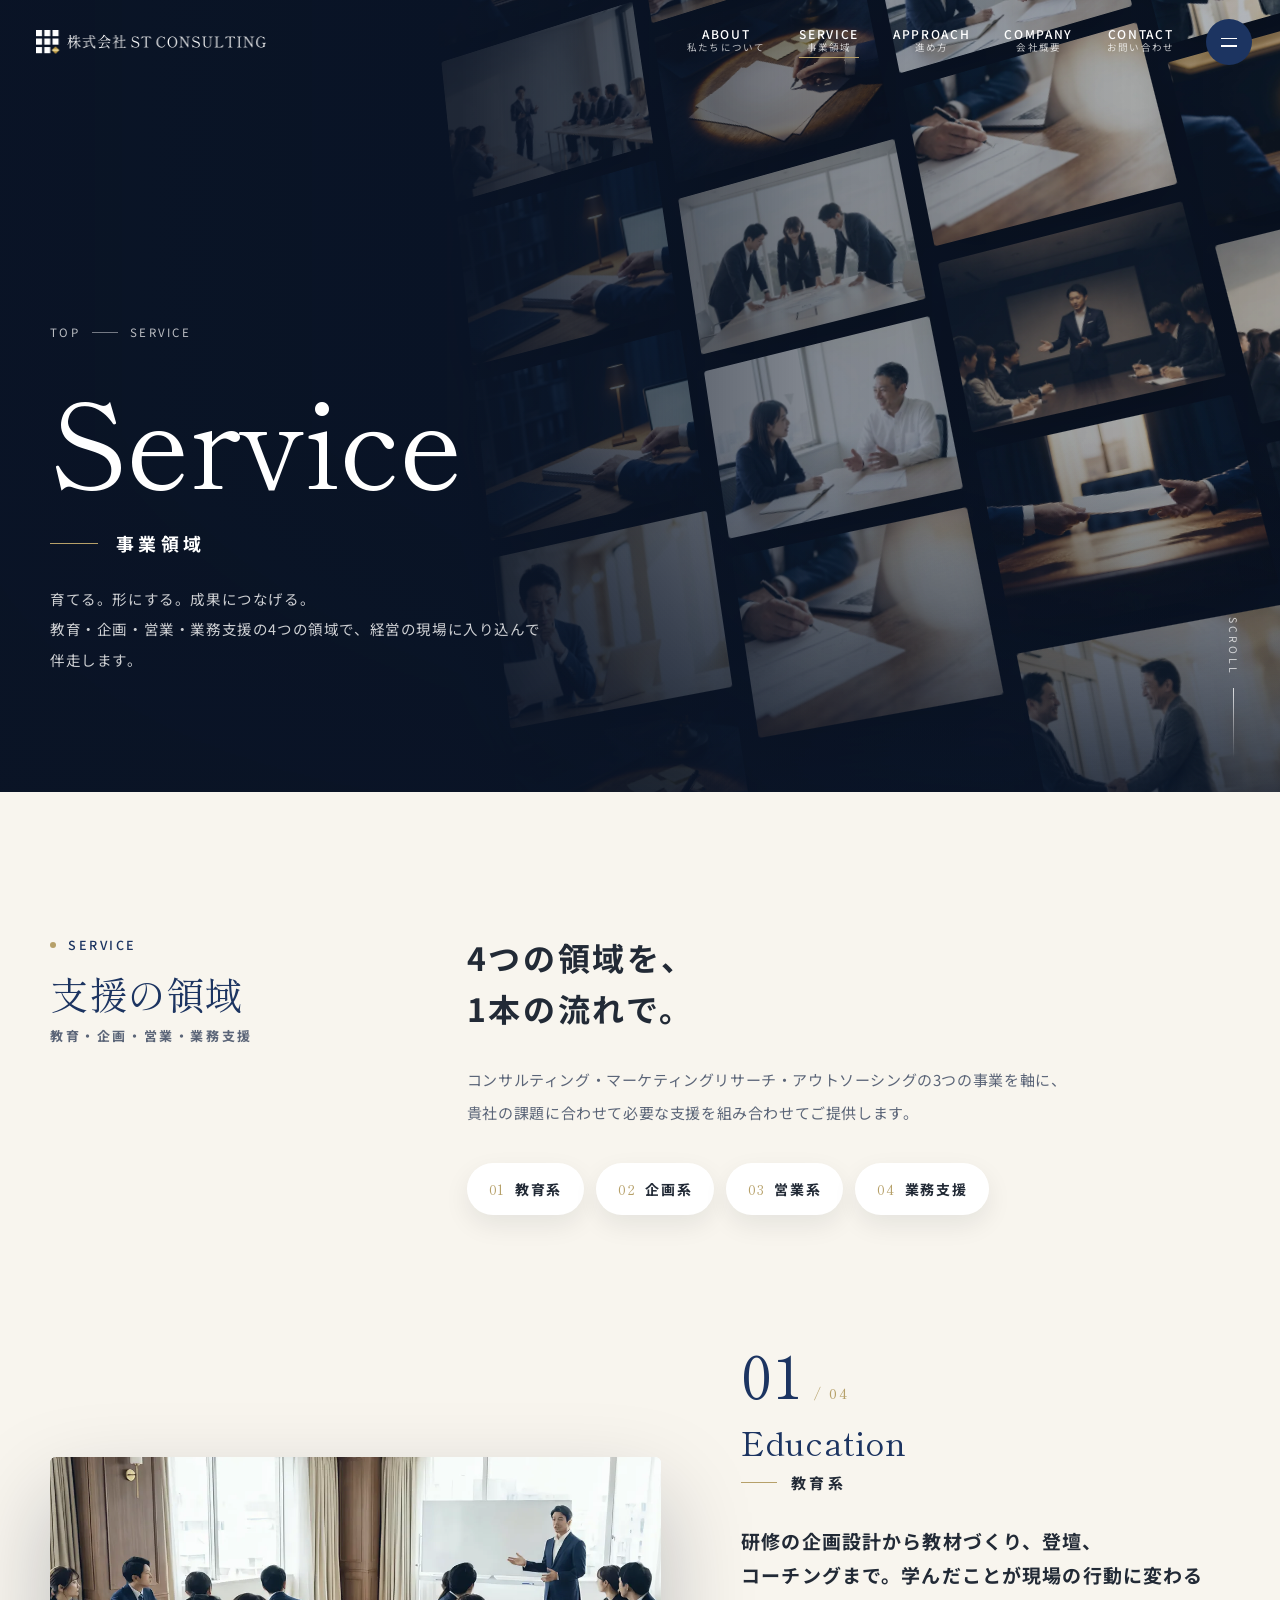
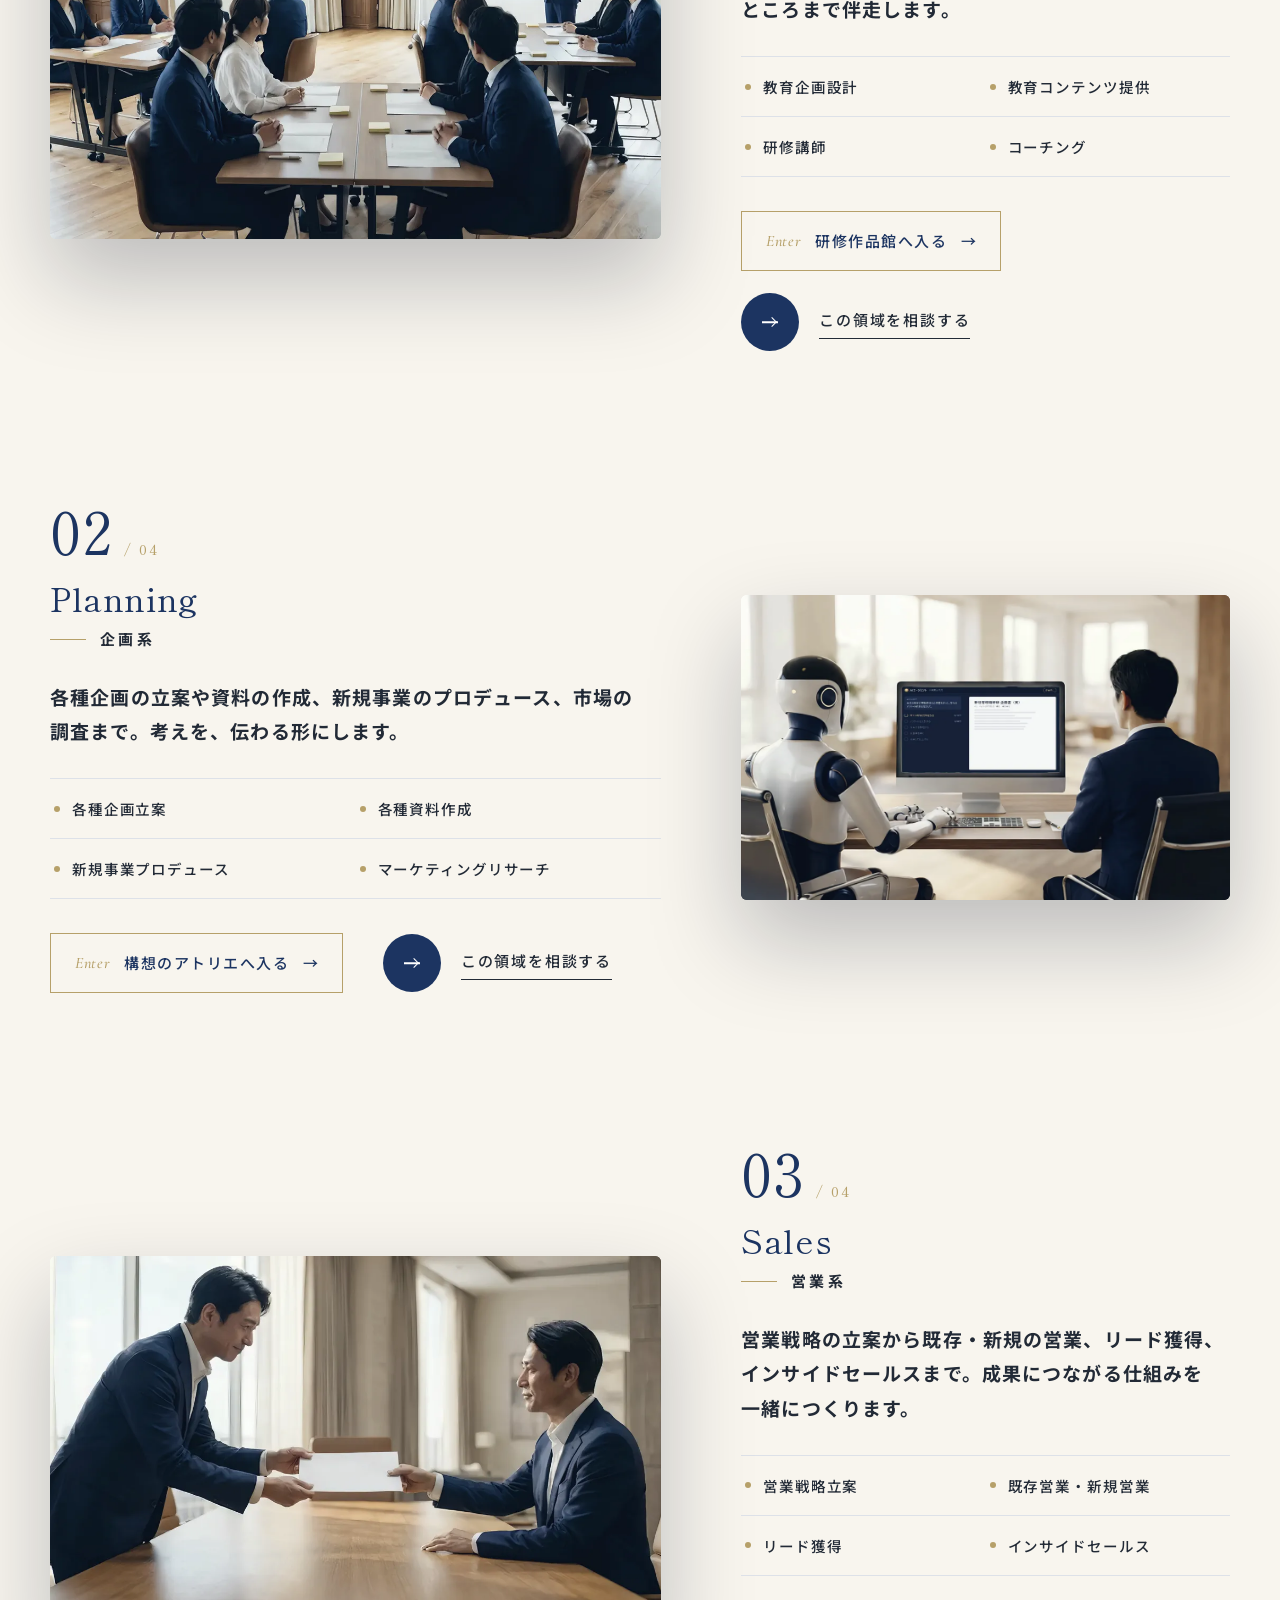
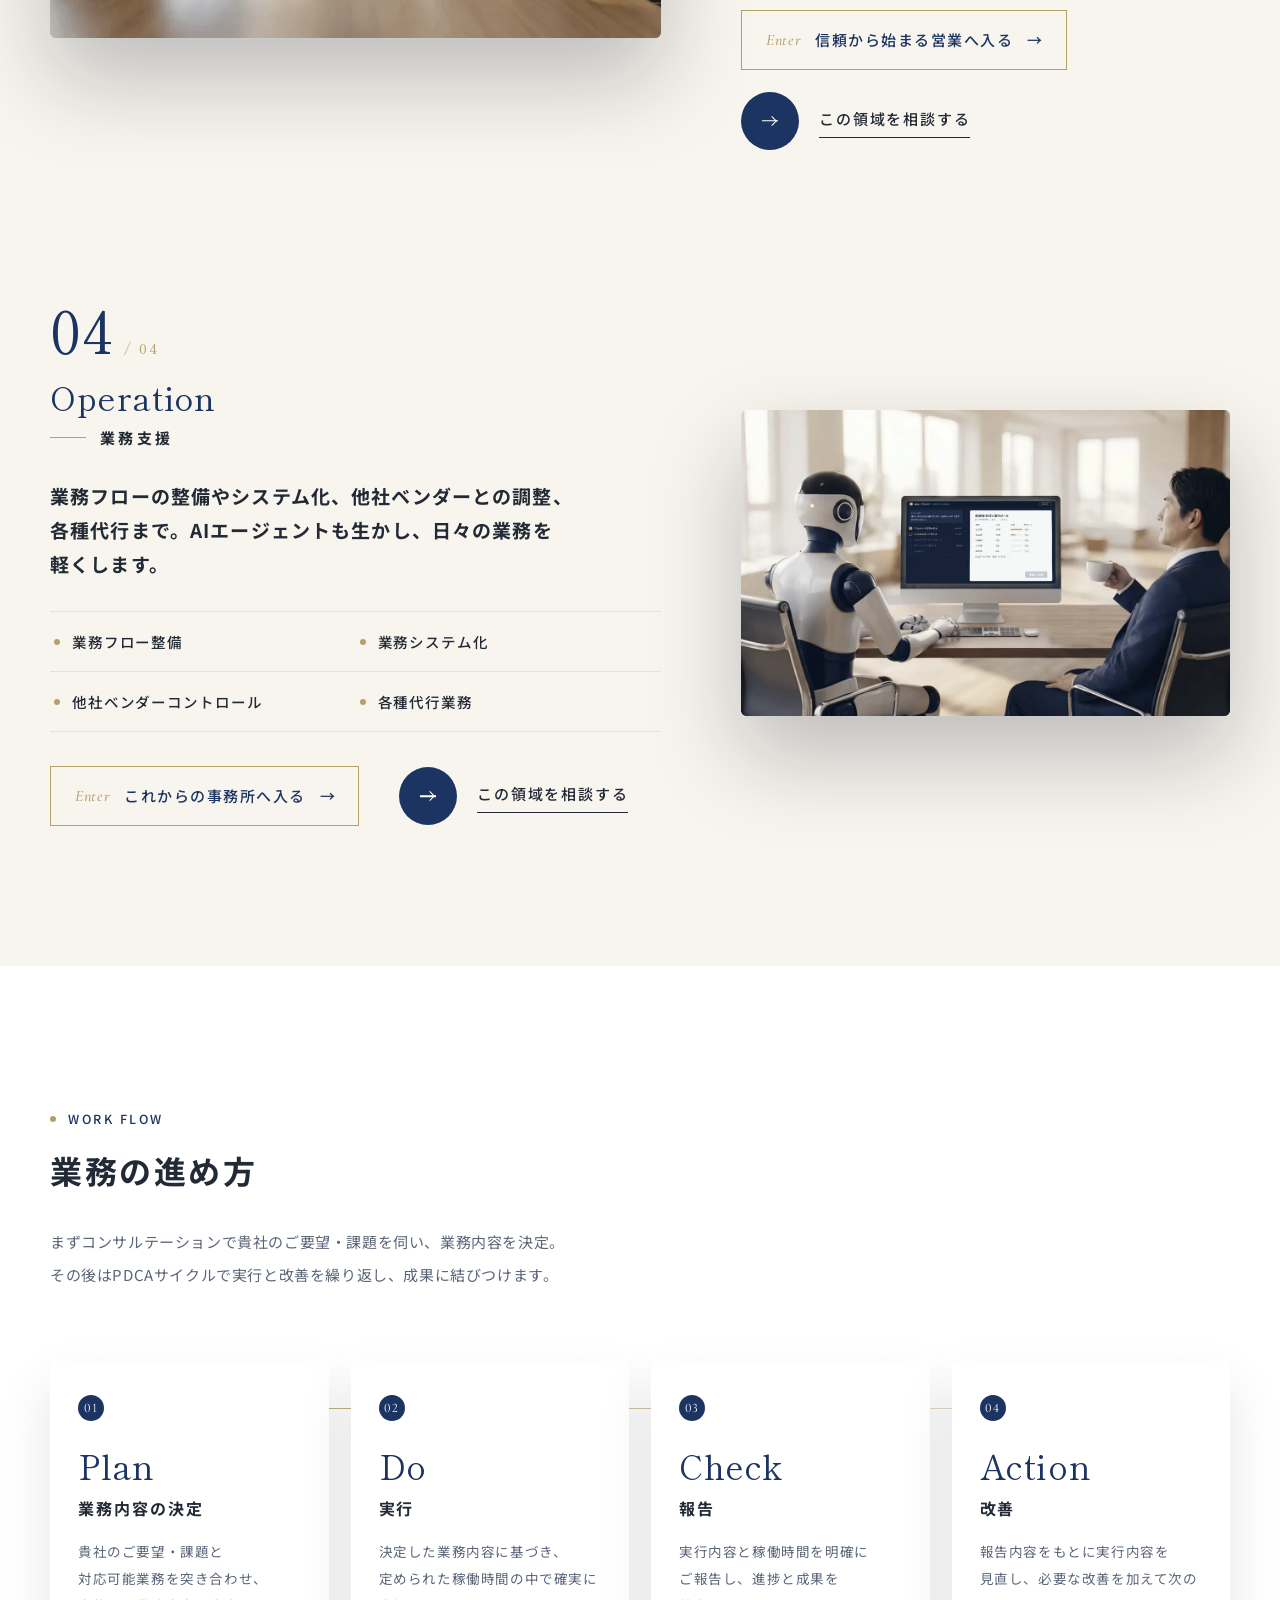
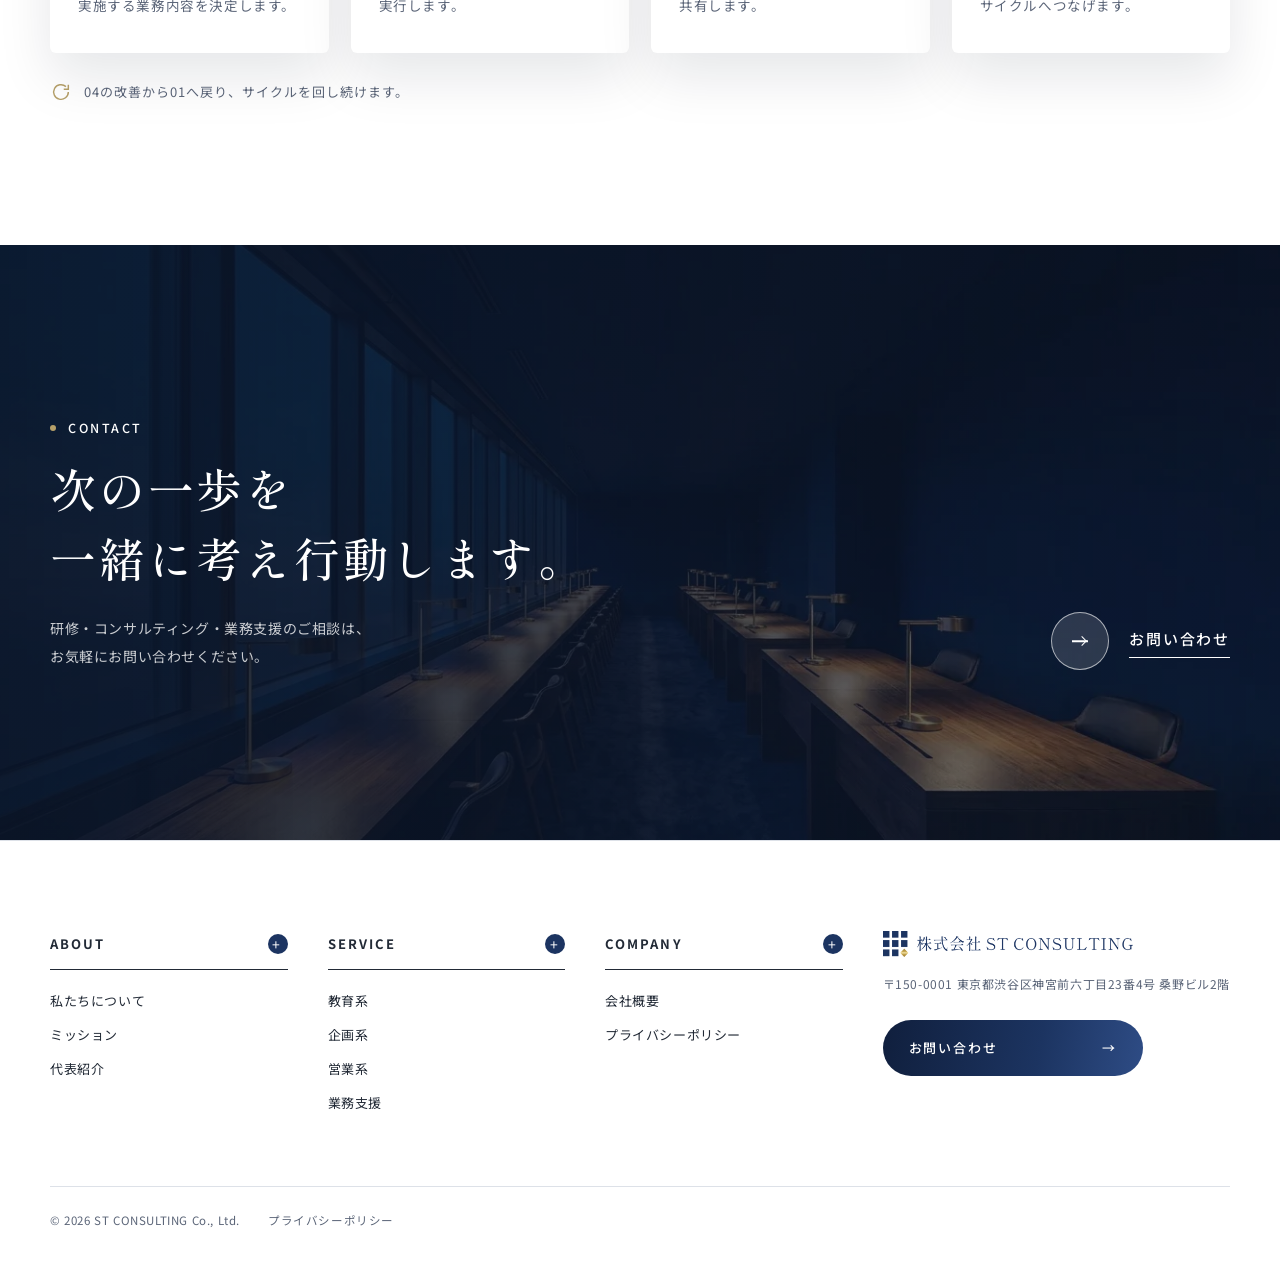
<file: service.html>
<!DOCTYPE html>
<html lang="ja">
<head>
<meta charset="UTF-8">
<meta name="viewport" content="width=device-width, initial-scale=1.0">
<title>事業領域｜株式会社ST CONSULTING</title>
<meta name="description" content="株式会社ST CONSULTINGの事業領域（教育・企画・営業・業務支援）と業務の進め方をご紹介します。">
<link rel="canonical" href="https://www.st-consul.co.jp/service.html">
<meta property="og:title" content="事業領域｜株式会社ST CONSULTING">
<meta property="og:description" content="株式会社ST CONSULTINGの事業領域（教育・企画・営業・業務支援）と業務の進め方をご紹介します。">
<meta property="og:type" content="website">
<meta property="og:url" content="https://www.st-consul.co.jp/service.html">
<meta property="og:site_name" content="株式会社ST CONSULTING">
<meta property="og:image" content="https://www.st-consul.co.jp/assets/img/ogp.png">
<meta name="twitter:card" content="summary_large_image">
<link rel="icon" type="image/png" href="assets/img/favicon.png">
<link rel="preconnect" href="https://fonts.googleapis.com">
<link rel="preconnect" href="https://fonts.gstatic.com" crossorigin>
<link href="https://fonts.googleapis.com/css2?family=Cormorant+Garamond:wght@300;400;500&family=Shippori+Mincho:wght@400;500&family=Noto+Sans+JP:wght@400;500;700&display=swap" rel="stylesheet">
<link rel="stylesheet" href="assets/css/p.css?v=19">
<link rel="stylesheet" href="assets/css/p-sub.css?v=7">
</head>
<body class="p-body p-sub">

<header class="p-header" id="pHeader">
  <a href="index.html" class="p-logo" aria-label="株式会社ST CONSULTING トップへ">
    <img src="assets/img/logo_full_white.png" alt="" class="p-logo__w" width="948" height="96">
    <img src="assets/img/logo_full_color.png" alt="" class="p-logo__c" width="948" height="96">
  </a>
  <nav class="p-gnav" aria-label="メインメニュー">
    <a href="about.html"><span class="en">ABOUT</span><span class="ja">私たちに<wbr>ついて</span></a>
    <a href="service.html" aria-current="page"><span class="en">SERVICE</span><span class="ja">事業領域</span></a>
    <a href="index.html#approach"><span class="en">APPROACH</span><span class="ja">進め方</span></a>
    <a href="company.html"><span class="en">COMPANY</span><span class="ja">会社概要</span></a>
    <a href="contact.html"><span class="en">CONTACT</span><span class="ja">お問い合わせ</span></a>
  </nav>
  <button class="p-menu-btn" id="pMenuBtn" aria-label="メニューを開く" aria-expanded="false" aria-controls="pMenu"><span></span><span></span></button>
</header>

<div class="p-menu" id="pMenu" aria-hidden="true">
  <div class="p-menu__inner">
    <a href="index.html"><span class="en">TOP</span>トップ</a>
    <a href="about.html"><span class="en">ABOUT</span>私たちに<wbr>ついて</a>
    <a href="service.html"><span class="en">SERVICE</span>事業領域</a>
    <a href="index.html#approach"><span class="en">APPROACH</span>進め方</a>
    <a href="company.html"><span class="en">COMPANY</span>会社概要</a>
    <a href="contact.html"><span class="en">CONTACT</span>お問い合わせ</a>
  </div>
</div>

<section class="p-shero" aria-labelledby="pageTitle">
  <div class="p-shero__wall" data-photos="hv1,hv2,hv3,hv4,step2,w36,w37,step5,ai_hero,w32,biz4,w15" aria-hidden="true"></div>
  <div class="p-wrap">
    <p class="p-shero__crumb"><a href="index.html">TOP</a><i></i><span>SERVICE</span></p>
    <p class="p-shero__en">Service</p>
    <h1 class="p-shero__ja" id="pageTitle">事業領域</h1>
    <p class="p-shero__lead">育てる。<wbr>形に<wbr>する。<wbr>成果に<wbr>つなげる。<br class="pc">教育・<wbr>企画・<wbr>営業・<wbr>業務支援の<wbr>4つの<wbr>領域で、<wbr>経営の<wbr>現場に<wbr>入り込んで<wbr>伴走します。</p>
  </div>
  <span class="p-shero__scroll" aria-hidden="true">SCROLL</span>
</section>

<main>
<section class="p-sec" id="service">
  <div class="p-wrap">
    <div class="p-intro" style="margin-bottom:130px">
      <div>
        <p class="p-label rv">SERVICE</p>
        <p class="p-intro__en rv">支援の<wbr>領域<small>教育・<wbr>企画・<wbr>営業・<wbr>業務支援</small></p>
      </div>
      <div>
        <h2 class="p-h2">4つの<wbr>領域を、<br>1本の<wbr>流れで。</h2>
        <p class="p-text rv" style="margin-bottom:0">コンサルティング・<wbr>マーケティングリサーチ・<wbr>アウトソーシングの<wbr>3つの<wbr>事業を<wbr>軸に、<br class="pc">貴社の<wbr>課題に<wbr>合わせて<wbr>必要な<wbr>支援を<wbr>組み合わせて<wbr>ご提供します。</p>
        <ul class="p-svc-index rv"><li><a href="#education"><span>01</span>教育系</a></li><li><a href="#planning"><span>02</span>企画系</a></li><li><a href="#sales"><span>03</span>営業系</a></li><li><a href="#operation"><span>04</span>業務支援</a></li></ul>
      </div>
    </div>
    <div class="p-svc">
    <article class="p-svc__row" id="education">
      <div class="p-svc__media rv">
        <div class="p-svc__frame" style="background-image:url('assets/video/story4.webp')"><video muted playsinline preload="none" poster="assets/video/story4.webp" data-src="assets/video/story4.mp4" data-end="assets/video/story4_end.webp" aria-hidden="true"></video></div>
      </div>
      <div>
        <p class="p-svc__no rv" aria-hidden="true">01<span>/ 04</span></p>
        <p class="p-svc__en rv">Education</p>
        <h3 class="p-svc__ja rv">教育系</h3>
        <p class="p-svc__lead rv">研修の<wbr>企画設計から<wbr>教材づくり、<wbr>登壇、<wbr>コーチングまで。<wbr>学んだことが<wbr>現場の<wbr>行動に<wbr>変わる<wbr>ところまで<wbr>伴走します。</p>
        <ul class="p-svc__list rv"><li>教育企画設計</li><li>教育コンテンツ提供</li><li>研修講師</li><li>コーチング</li></ul>
        <div class="p-svc__btns">
          <a href="world/education.html" class="p-world rv"><small>Enter</small><span class="p-world__t">研修作品館へ<wbr>入る</span><span class="p-world__a" aria-hidden="true">→</span></a>
          <a href="contact.html" class="p-btn rv"><span class="p-btn__c" aria-hidden="true"></span><span class="p-btn__t">この<wbr>領域を<wbr>相談する</span></a>
        </div>
      </div>
    </article>
    <article class="p-svc__row is-rev" id="planning">
      <div class="p-svc__media rv">
        <div class="p-svc__frame" style="background-image:url('assets/video/story1.webp')"><video muted playsinline preload="none" poster="assets/video/story1.webp" data-src="assets/video/story1.mp4" data-end="assets/video/story1_end.webp" aria-hidden="true"></video></div>
      </div>
      <div>
        <p class="p-svc__no rv" aria-hidden="true">02<span>/ 04</span></p>
        <p class="p-svc__en rv">Planning</p>
        <h3 class="p-svc__ja rv">企画系</h3>
        <p class="p-svc__lead rv">各種企画の<wbr>立案や<wbr>資料の<wbr>作成、<wbr>新規事業の<wbr>プロデュース、<wbr>市場の<wbr>調査まで。<wbr>考えを、<wbr>伝わる<wbr>形にします。</p>
        <ul class="p-svc__list rv"><li>各種企画立案</li><li>各種資料作成</li><li>新規事業プロデュース</li><li>マーケティングリサーチ</li></ul>
        <div class="p-svc__btns">
          <a href="world/planning.html" class="p-world rv"><small>Enter</small><span class="p-world__t">構想の<wbr>アトリエへ<wbr>入る</span><span class="p-world__a" aria-hidden="true">→</span></a>
          <a href="contact.html" class="p-btn rv"><span class="p-btn__c" aria-hidden="true"></span><span class="p-btn__t">この<wbr>領域を<wbr>相談する</span></a>
        </div>
      </div>
    </article>
    <article class="p-svc__row" id="sales">
      <div class="p-svc__media rv">
        <div class="p-svc__frame" style="background-image:url('assets/video/story2.webp')"><video muted playsinline preload="none" poster="assets/video/story2.webp" data-src="assets/video/story2.mp4" data-end="assets/video/story2_end.webp" aria-hidden="true"></video></div>
      </div>
      <div>
        <p class="p-svc__no rv" aria-hidden="true">03<span>/ 04</span></p>
        <p class="p-svc__en rv">Sales</p>
        <h3 class="p-svc__ja rv">営業系</h3>
        <p class="p-svc__lead rv">営業戦略の<wbr>立案から<wbr>既存・<wbr>新規の<wbr>営業、<wbr>リード獲得、<wbr>インサイドセールスまで。<wbr>成果に<wbr>つながる<wbr>仕組みを<wbr>一緒に<wbr>つくります。</p>
        <ul class="p-svc__list rv"><li>営業戦略立案</li><li>既存営業・<wbr>新規営業</li><li>リード獲得</li><li>インサイドセールス</li></ul>
        <div class="p-svc__btns">
          <a href="world/sales.html" class="p-world rv"><small>Enter</small><span class="p-world__t">信頼から<wbr>始まる<wbr>営業へ<wbr>入る</span><span class="p-world__a" aria-hidden="true">→</span></a>
          <a href="contact.html" class="p-btn rv"><span class="p-btn__c" aria-hidden="true"></span><span class="p-btn__t">この<wbr>領域を<wbr>相談する</span></a>
        </div>
      </div>
    </article>
    <article class="p-svc__row is-rev" id="operation">
      <div class="p-svc__media rv">
        <div class="p-svc__frame" style="background-image:url('assets/video/story3.webp')"><video muted playsinline preload="none" poster="assets/video/story3.webp" data-src="assets/video/story3.mp4" data-end="assets/video/story3_end.webp" aria-hidden="true"></video></div>
      </div>
      <div>
        <p class="p-svc__no rv" aria-hidden="true">04<span>/ 04</span></p>
        <p class="p-svc__en rv">Operation</p>
        <h3 class="p-svc__ja rv">業務支援</h3>
        <p class="p-svc__lead rv">業務フローの<wbr>整備や<wbr>システム化、<wbr>他社ベンダーとの<wbr>調整、<wbr>各種代行まで。<wbr>AIエージェントも<wbr>生かし、<wbr>日々の<wbr>業務を<wbr>軽くします。</p>
        <ul class="p-svc__list rv"><li>業務フロー整備</li><li>業務システム化</li><li>他社ベンダーコントロール</li><li>各種代行業務</li></ul>
        <div class="p-svc__btns">
          <a href="world/operation.html" class="p-world rv"><small>Enter</small><span class="p-world__t">これからの<wbr>事務所へ<wbr>入る</span><span class="p-world__a" aria-hidden="true">→</span></a>
          <a href="contact.html" class="p-btn rv"><span class="p-btn__c" aria-hidden="true"></span><span class="p-btn__t">この<wbr>領域を<wbr>相談する</span></a>
        </div>
      </div>
    </article>
    </div>
  </div>
</section>

<section class="p-sec p-solid" id="flow">
  <div class="p-wrap">
    <p class="p-label rv">WORK FLOW</p>
    <h2 class="p-h2">業務の<wbr>進め方</h2>
    <p class="p-text rv" style="margin-bottom:0">まず<wbr>コンサルテーションで<wbr>貴社の<wbr>ご要望・<wbr>課題を<wbr>伺い、<wbr>業務内容を<wbr>決定。<br class="pc">その後は<wbr>PDCAサイクルで<wbr>実行と<wbr>改善を<wbr>繰り返し、<wbr>成果に<wbr>結びつけます。</p>
    <ol class="p-flow">
      <li class="rv" style="--d:0"><p class="p-flow__no">01</p><p class="p-flow__en">Plan</p><h3 class="p-flow__t">業務内容の<wbr>決定</h3><p class="p-flow__d">貴社の<wbr>ご要望・<wbr>課題と<wbr>対応可能業務を<wbr>突き合わせ、<wbr>実施する<wbr>業務内容を<wbr>決定します。</p></li>
      <li class="rv" style="--d:1"><p class="p-flow__no">02</p><p class="p-flow__en">Do</p><h3 class="p-flow__t">実行</h3><p class="p-flow__d">決定した<wbr>業務内容に<wbr>基づき、<wbr>定められた<wbr>稼働時間の<wbr>中で<wbr>確実に<wbr>実行します。</p></li>
      <li class="rv" style="--d:2"><p class="p-flow__no">03</p><p class="p-flow__en">Check</p><h3 class="p-flow__t">報告</h3><p class="p-flow__d">実行内容と<wbr>稼働時間を<wbr>明確に<wbr>ご報告し、<wbr>進捗と<wbr>成果を<wbr>共有します。</p></li>
      <li class="rv" style="--d:3"><p class="p-flow__no">04</p><p class="p-flow__en">Action</p><h3 class="p-flow__t">改善</h3><p class="p-flow__d">報告内容を<wbr>もとに<wbr>実行内容を<wbr>見直し、<wbr>必要な<wbr>改善を<wbr>加えて<wbr>次の<wbr>サイクルへ<wbr>つなげます。</p></li>
    </ol>
    <p class="p-flow__loop rv"><svg width="22" height="22" viewBox="0 0 24 24" fill="none" stroke="#b6a069" stroke-width="1.6" aria-hidden="true"><path d="M20 12a8 8 0 1 1-2.6-5.9"/><path d="M20 4v5h-5"/></svg>04の<wbr>改善から<wbr>01へ<wbr>戻り、<wbr>サイクルを<wbr>回し続けます。</p>
  </div>
</section>

<section class="p-cta" aria-label="お問い合わせのご案内">
  <div class="p-cta__bg" style="background-image:url('assets/img/p/g/room_12.webp')" aria-hidden="true"></div>
  <div class="p-wrap p-cta__grid">
    <div>
      <p class="p-label p-label--light rv">CONTACT</p>
      <h2 class="p-cta__t">次の<wbr>一歩を<br>一緒に<wbr>考え<wbr>行動します。</h2>
      <p class="p-cta__d rv">研修・<wbr>コンサルティング・<wbr>業務支援の<wbr>ご相談は、<br class="pc">お気軽に<wbr>お問い合わせ<wbr>ください。</p>
    </div>
    <a href="contact.html" class="p-btn p-btn--light rv"><span class="p-btn__c" aria-hidden="true"></span><span class="p-btn__t">お問い合わせ</span></a>
  </div>
</section>

</main>

<footer class="p-footer">
  <div class="p-wrap">
    <div class="p-footer__map">
      <div class="p-fcol">
        <p class="p-fcol__h"><a href="about.html">ABOUT</a></p>
        <a href="about.html">私たちに<wbr>ついて</a><a href="about.html#mission">ミッション</a><a href="about.html#profile">代表紹介</a>
      </div>
      <div class="p-fcol">
        <p class="p-fcol__h"><a href="service.html">SERVICE</a></p>
        <a href="service.html#education">教育系</a><a href="service.html#planning">企画系</a><a href="service.html#sales">営業系</a><a href="service.html#operation">業務支援</a>
      </div>
      <div class="p-fcol">
        <p class="p-fcol__h"><a href="company.html">COMPANY</a></p>
        <a href="company.html">会社概要</a><a href="privacy.html">プライバシーポリシー</a>
      </div>
      <div class="p-fcol p-fcol--cta">
        <img src="assets/img/logo_full_color.png" alt="株式会社ST CONSULTING" class="p-footer__logo" width="948" height="96">
        <p class="p-footer__addr">〒150-0001 東京都渋谷区神宮前六丁目23番4号 桑野ビル2階</p>
        <a href="contact.html" class="p-pill">お問い合わせ<span aria-hidden="true">→</span></a>
      </div>
    </div>
    <div class="p-footer__bottom">
      <p>&copy; 2026 ST CONSULTING Co., Ltd.</p>
      <a href="privacy.html">プライバシーポリシー</a>
    </div>
  </div>
</footer>

<script src="assets/js/p-sub.js?v=2"></script>
</body>
</html>
</file>
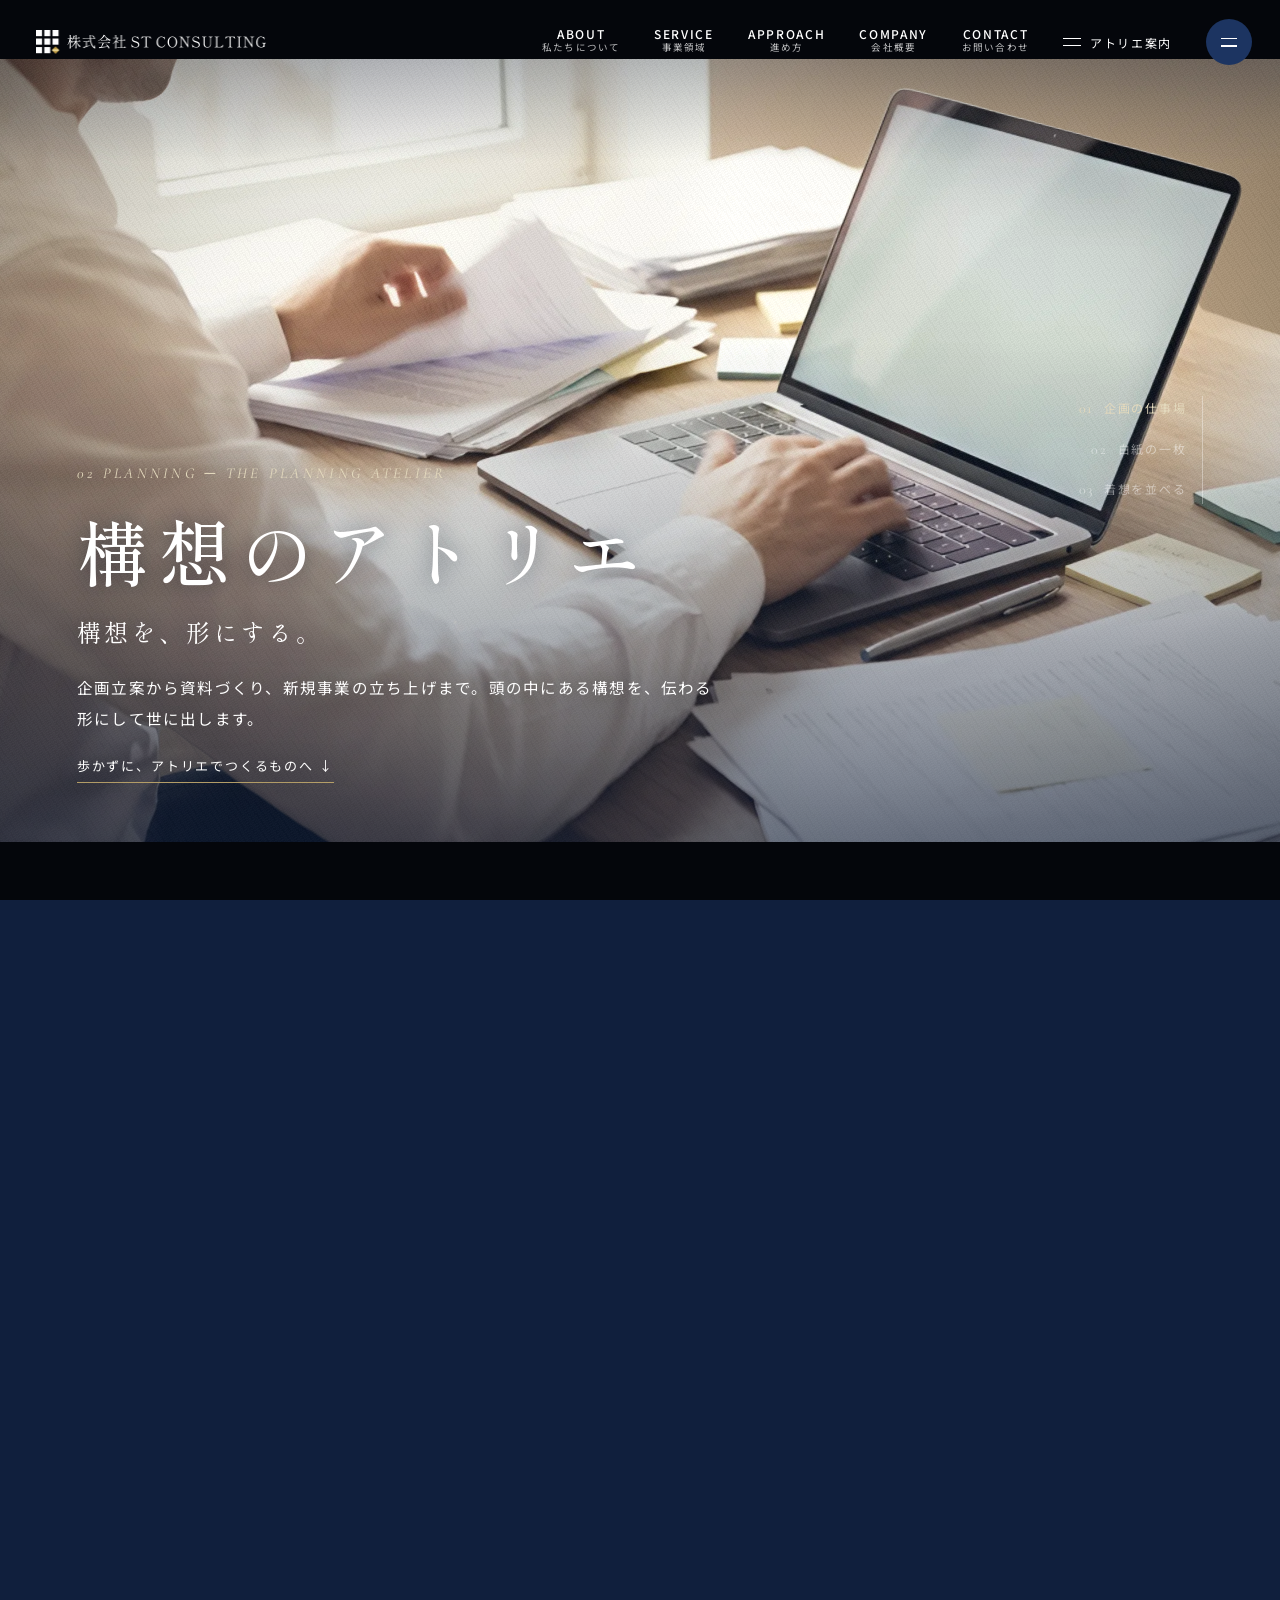
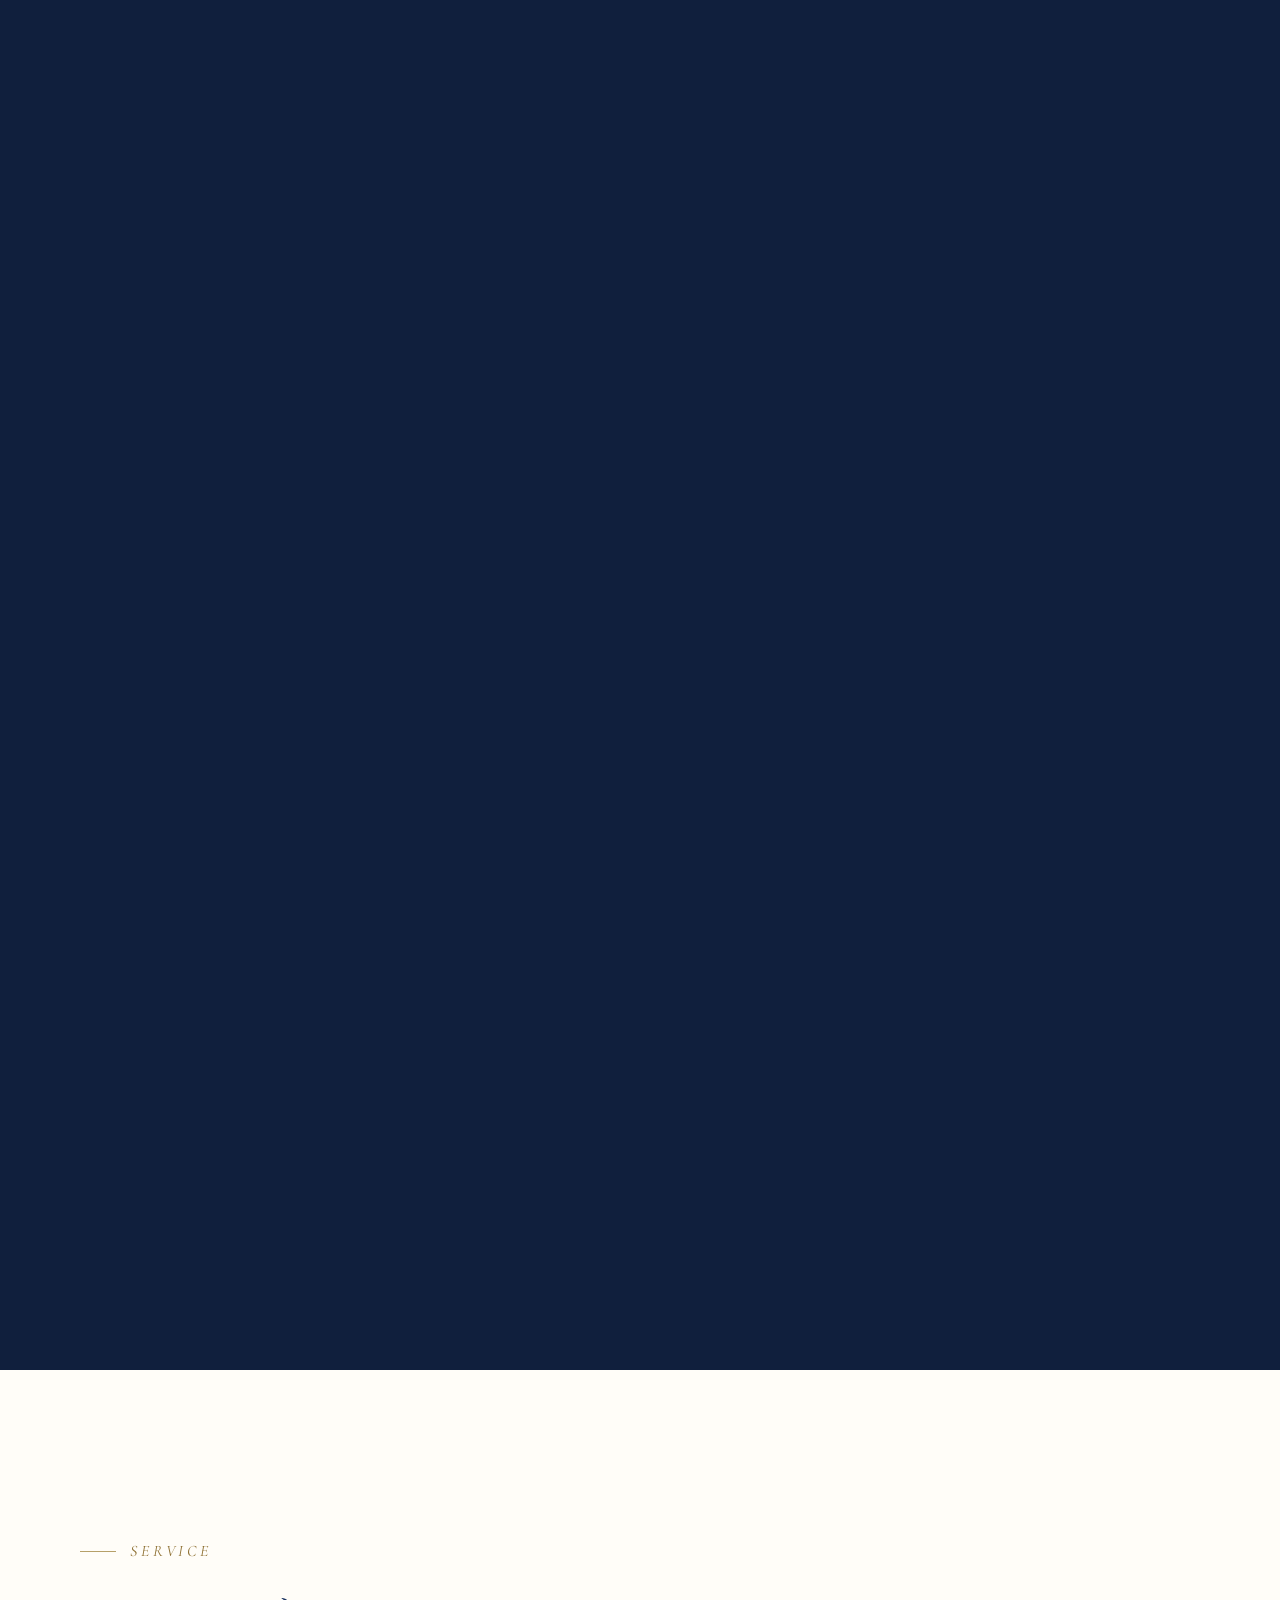
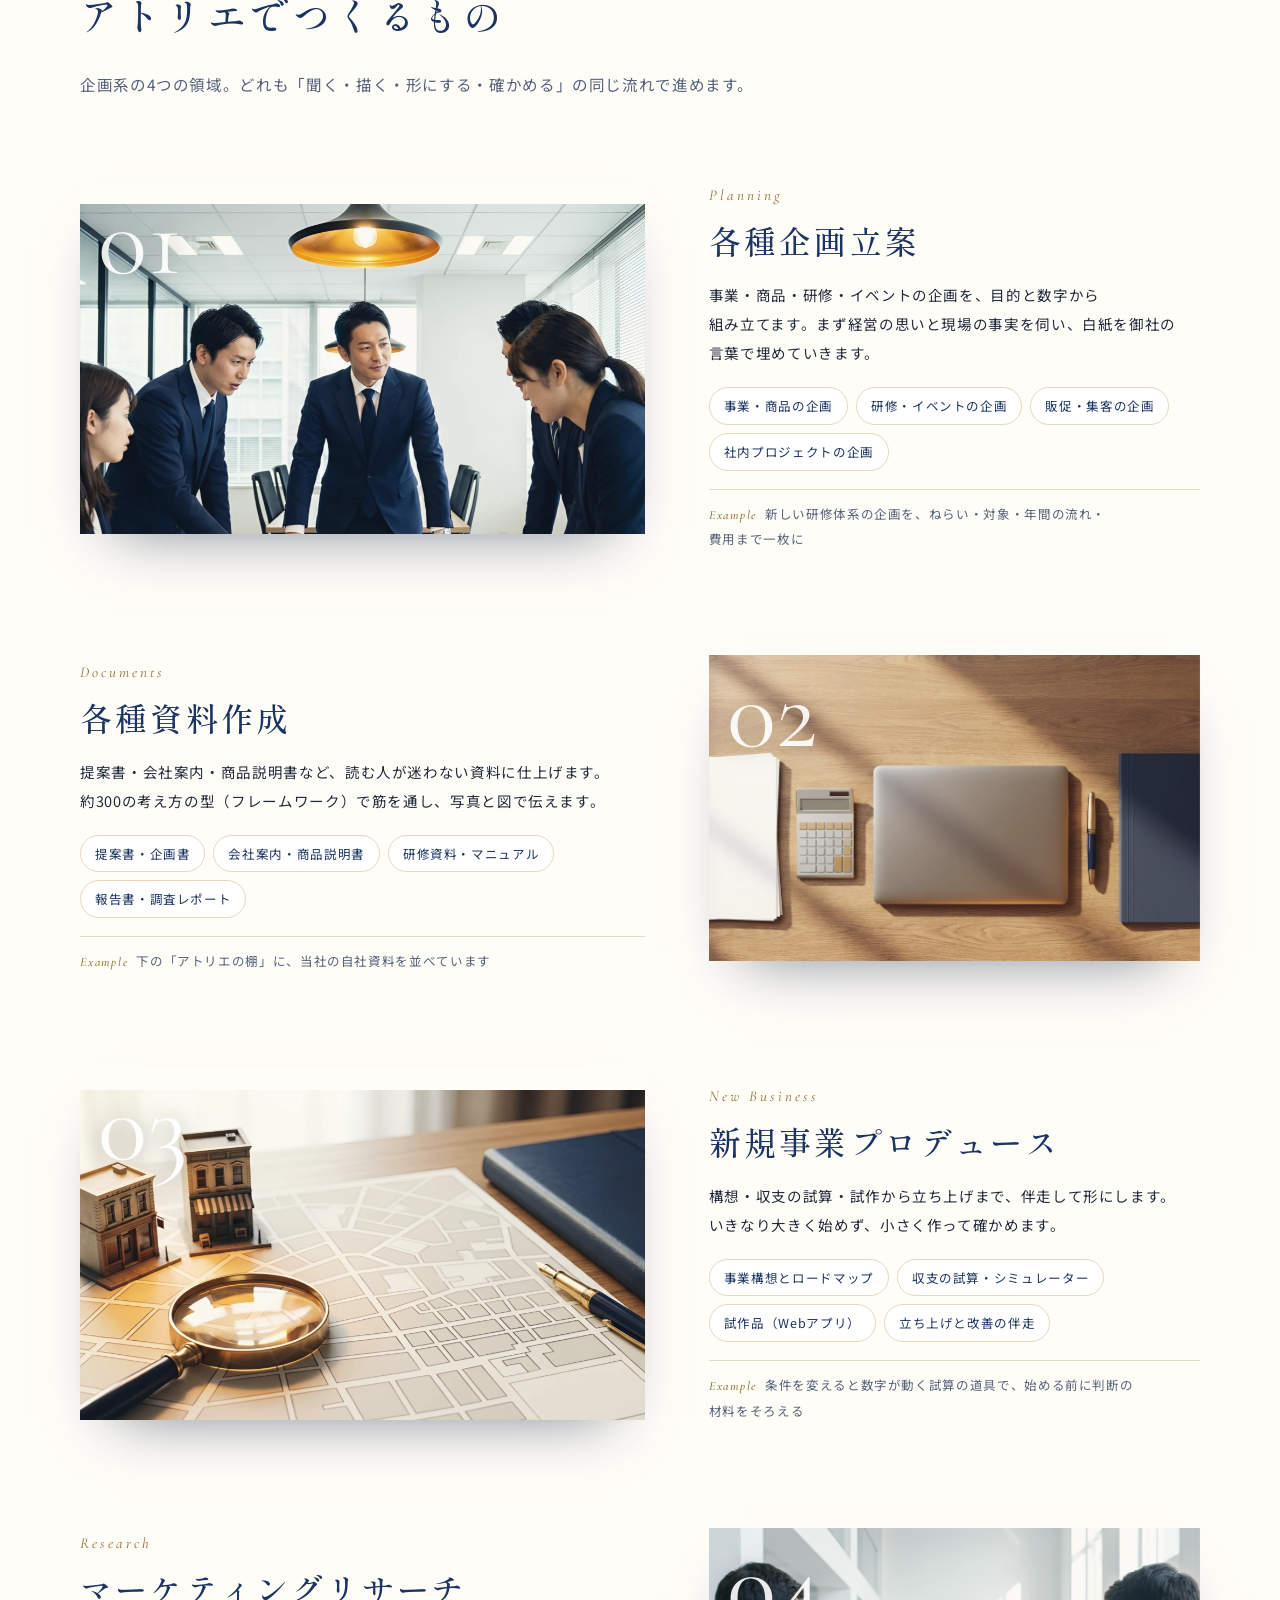
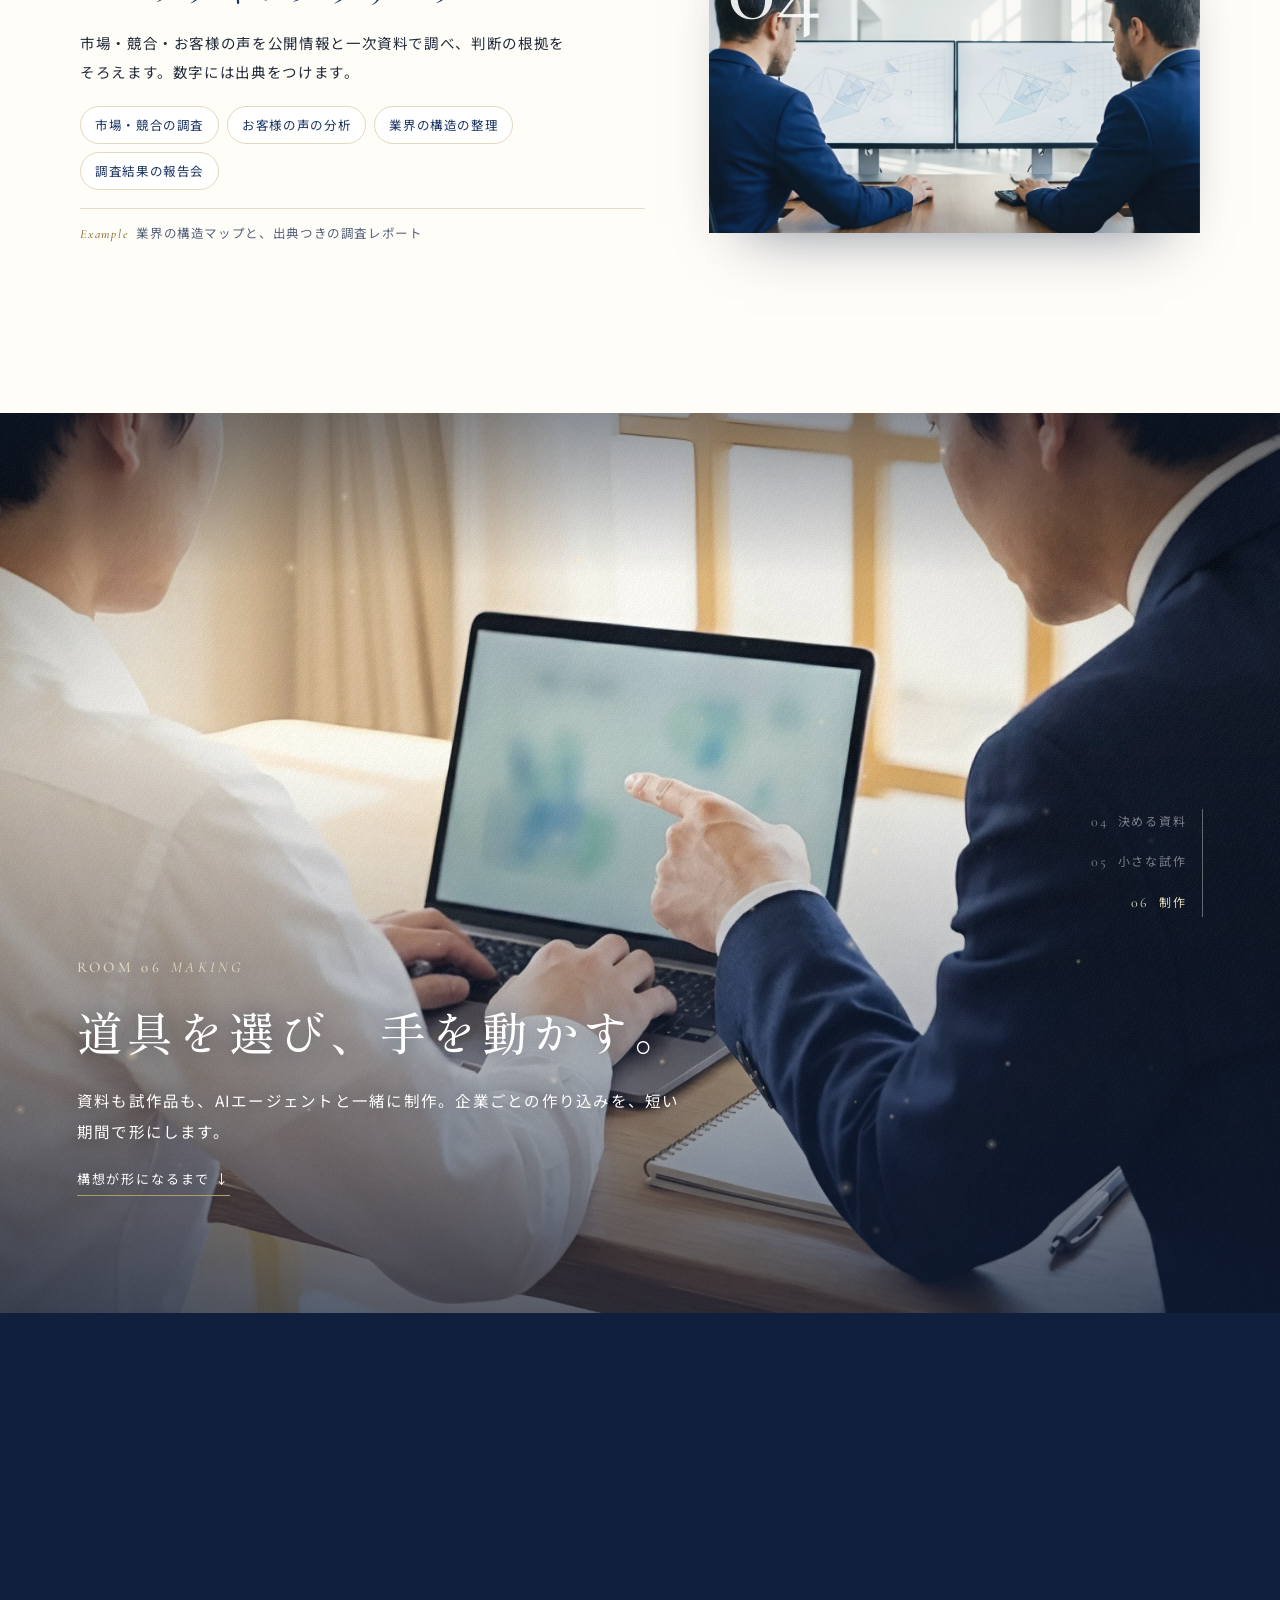
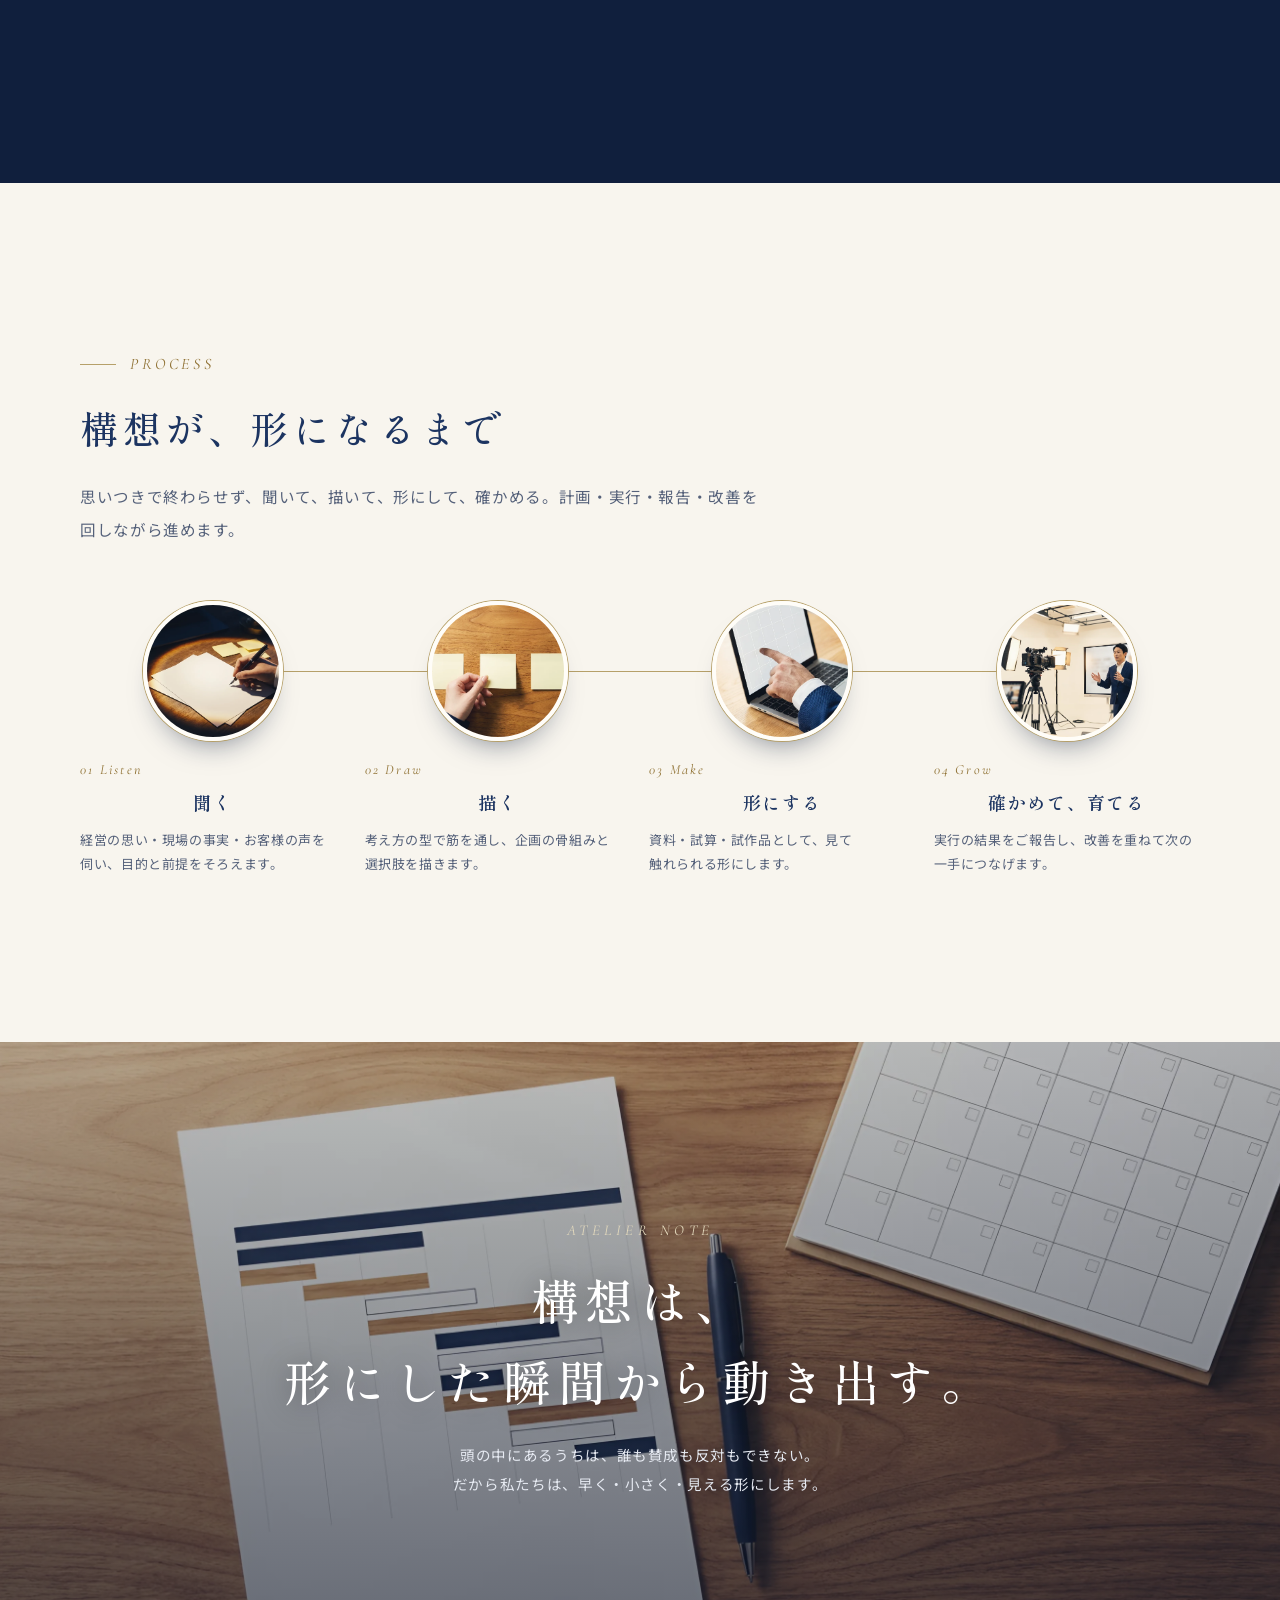
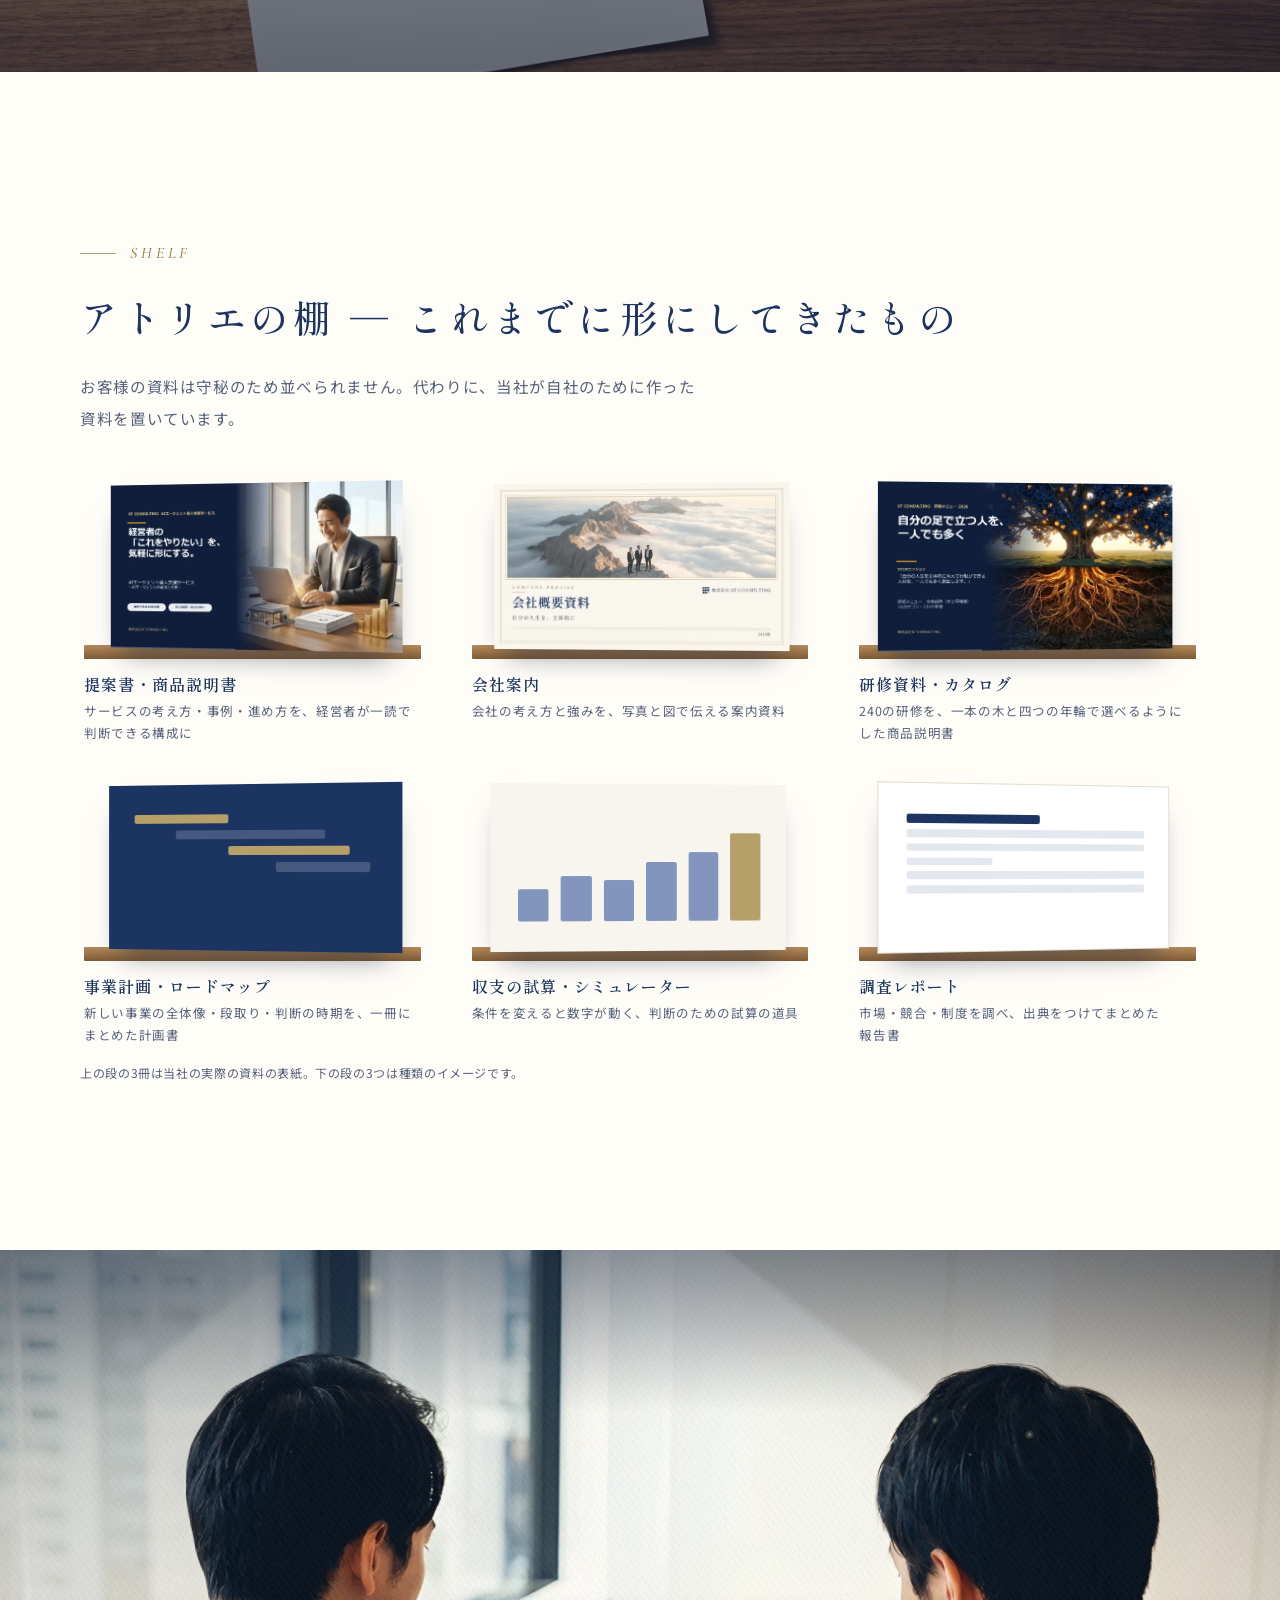
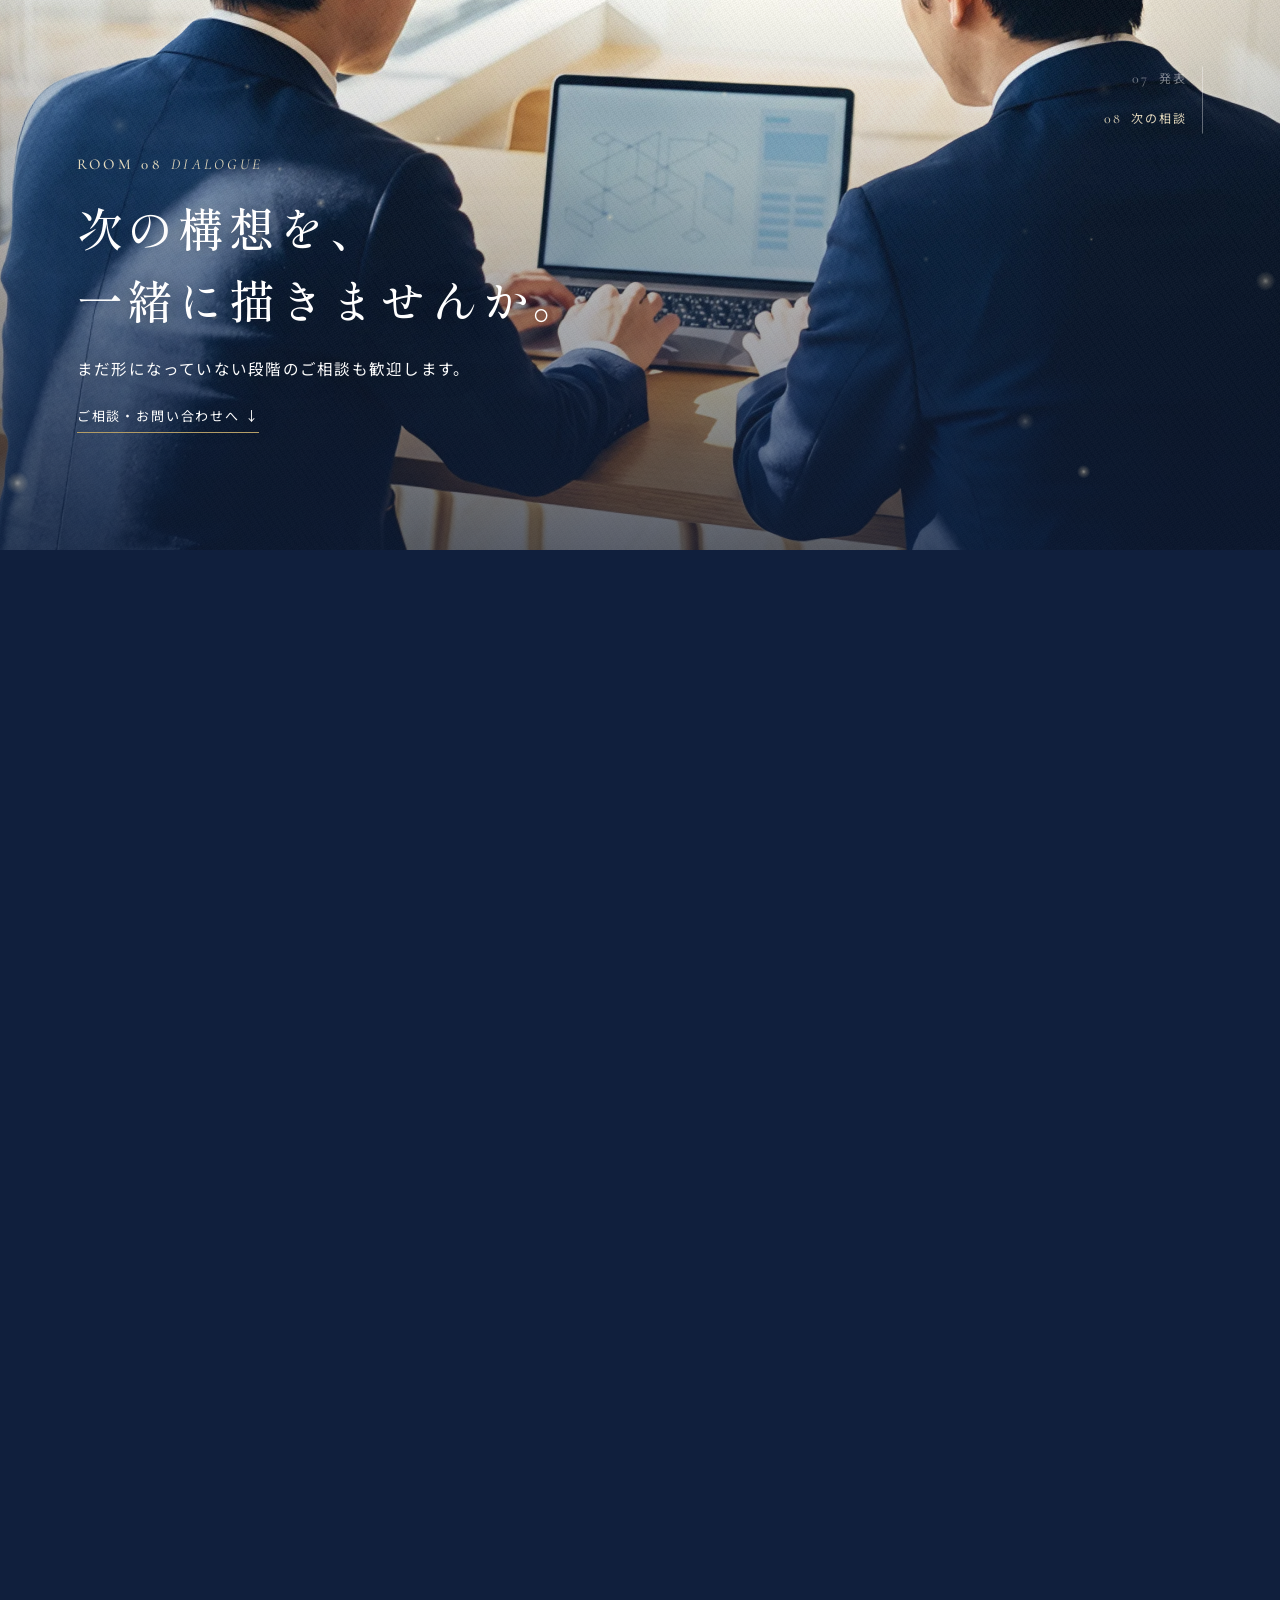
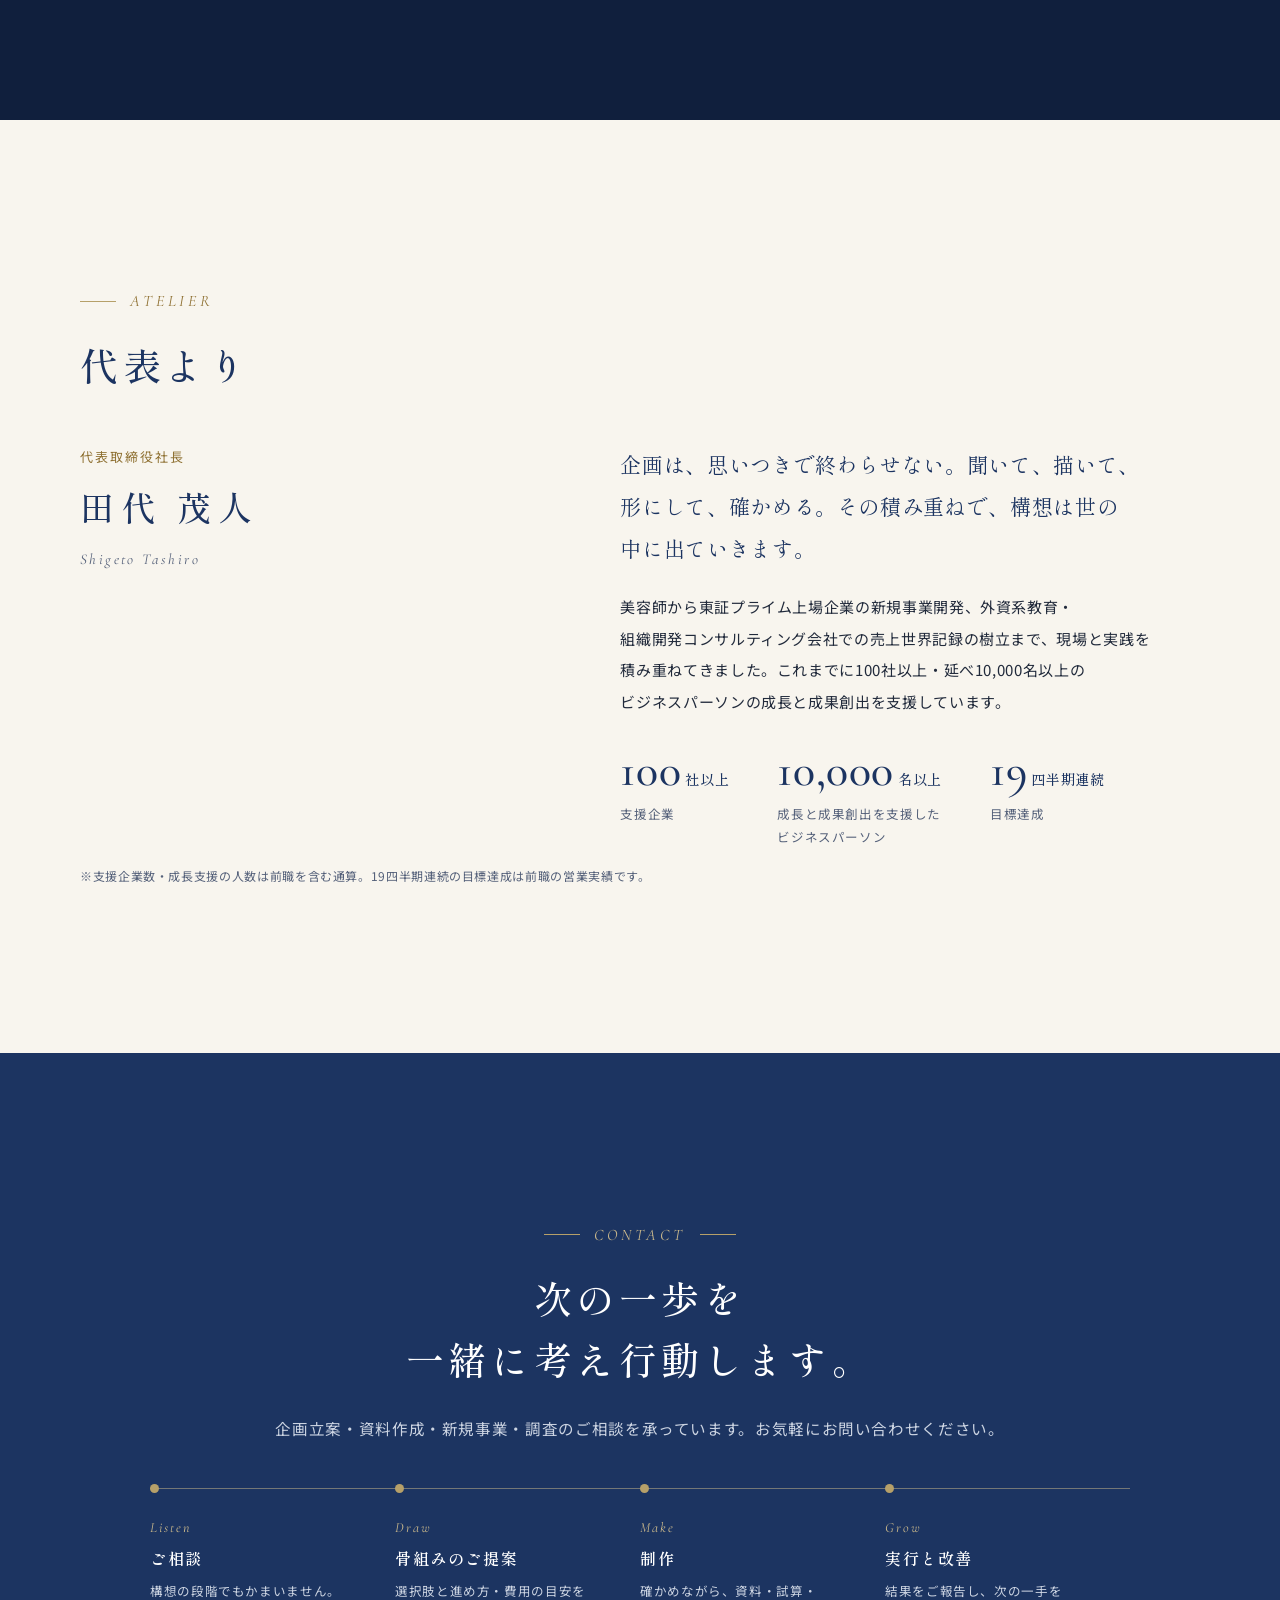
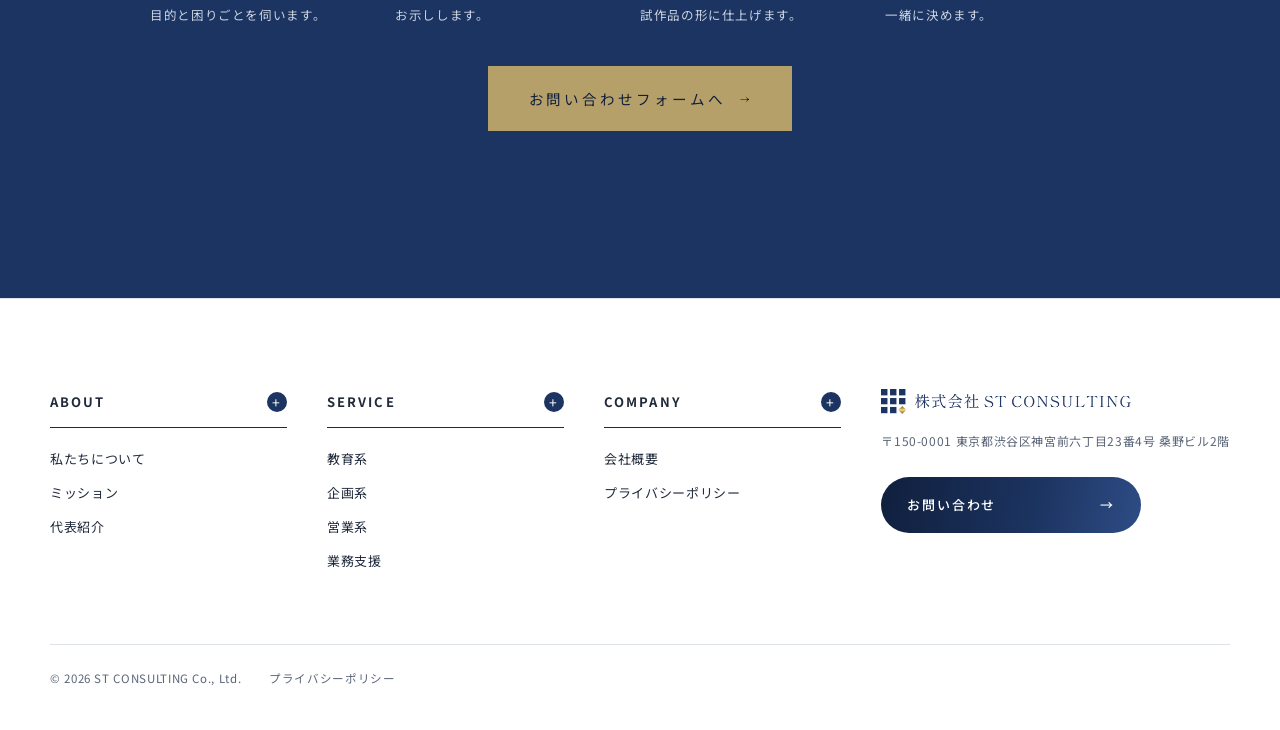
<file: world/planning.html>
<!doctype html>
<html lang="ja">
<head>
<meta charset="utf-8">
<meta name="viewport" content="width=device-width, initial-scale=1">
<title>構想のアトリエ｜株式会社ST CONSULTING</title>
<meta name="description" content="株式会社ST CONSULTINGの企画系（企画立案・資料作成・新規事業・リサーチ）を、工房を歩くように見せるページ。">
<link rel="canonical" href="https://www.st-consul.co.jp/world/planning.html">
<meta property="og:title" content="構想のアトリエ｜株式会社ST CONSULTING">
<meta property="og:description" content="株式会社ST CONSULTINGの企画系（企画立案・資料作成・新規事業・リサーチ）を、工房を歩くように見せるページ。">
<meta property="og:type" content="website">
<meta property="og:url" content="https://www.st-consul.co.jp/world/planning.html">
<meta property="og:site_name" content="株式会社ST CONSULTING">
<meta property="og:image" content="https://www.st-consul.co.jp/assets/img/ogp.png">
<meta name="twitter:card" content="summary_large_image">
<link rel="icon" type="image/png" href="../assets/img/favicon.png">
<style>


body{word-break:keep-all;overflow-wrap:anywhere;line-break:strict}
p,li,td,th,dd,figcaption,.proc p{text-wrap:pretty}
.cap h1,.cap h2,.cap .kicker,.h2,.v-sub,.v-ztxt h3,.v-quote h2{text-wrap:balance}
.cap .sub,.lead,.v-subl,.v-ztxt>p,.v-five p,.v-job h4,.v-wish .q{text-wrap:pretty}
.h2,.cap h1,.cap h2,.plaque h3,.roomcard h3{font-weight:500}
.v-sub{font-family:var(--serif);font-weight:500;color:var(--navy);font-size:clamp(19px,2vw,24px);letter-spacing:.1em;line-height:1.6;margin:72px 0 0;display:flex;gap:16px;align-items:baseline;flex-wrap:wrap}
.v-sub b{font-family:var(--en);font-style:italic;font-weight:500;font-size:14px;letter-spacing:.2em;color:var(--gold-ink)}
.v-subl{font-size:14px;color:var(--sub);margin-top:10px;max-width:760px;line-height:1.95}
.navy .v-sub{color:#fff}.navy .v-subl{color:var(--navy-xpale)}
.v-note{font-size:12px;color:var(--sub);margin-top:16px;line-height:1.8}
.nw{white-space:nowrap}
.v-subl{max-width:900px}
.navy .v-note{color:var(--navy-pale)}

.v-photo{position:relative;overflow:hidden;background:var(--navy-deep);box-shadow:0 30px 60px -36px rgba(16,31,61,.6)}
.v-photo img{width:100%;height:100%;object-fit:cover;display:block}
.v-hot{position:absolute;transform:translate(-50%,-50%);width:38px;height:38px;border-radius:50%;background:var(--gold);color:var(--navy-deep);
  font-family:var(--en);font-weight:500;font-size:19px;display:grid;place-items:center;border:2px solid #fff;cursor:pointer;transition:transform .35s,background .35s;padding:0}
.v-hot::after{content:"";position:absolute;inset:-9px;border-radius:50%;border:1px solid rgba(255,255,255,.75);animation:vpulse 2.6s ease-out infinite}
.v-hot.on{transform:translate(-50%,-50%) scale(1.22);background:#fff}
@keyframes vpulse{0%{transform:scale(.7);opacity:1}100%{transform:scale(1.5);opacity:0}}
.v-photo figcaption{position:absolute;left:18px;bottom:14px;color:#fff;font-size:12.5px;letter-spacing:.12em;text-shadow:0 1px 8px rgba(0,0,0,.6)}

.v-views{display:grid;grid-template-columns:minmax(0,1.5fr) minmax(0,1fr);gap:clamp(24px,4vw,56px);margin-top:56px;align-items:stretch}
.v-view{background:#fff;border:1px solid var(--line);display:flex;flex-direction:column}
.v-view>header{background:var(--navy);color:#fff;padding:12px 20px;font-size:13.5px;letter-spacing:.12em;display:flex;gap:12px;align-items:baseline}
.v-view>header b{font-family:var(--en);font-style:italic;font-weight:500;color:var(--gold-pale);letter-spacing:.18em}
.v-view>header b{white-space:nowrap;flex:none}
.v-time .v-tlb span{white-space:nowrap}
.v-tree{display:flex;flex-direction:column;gap:0;flex:1}
.v-tree .v-photo{aspect-ratio:1376/768;min-height:0}
.v-tree .v-photo img{object-position:50% 50%}
.v-tree .v-parts{display:grid;grid-template-columns:1fr 1fr;gap:0 18px;flex:1;align-content:center}
.v-tree .v-parts li:nth-last-child(2){border-bottom:0}
.v-hotlab{position:absolute;left:calc(100% + 8px);top:50%;transform:translateY(-50%);font-style:normal;font-family:var(--serif);font-weight:600;font-size:13px;letter-spacing:.12em;white-space:nowrap;color:#fff;background:rgba(16,31,61,.78);padding:2px 9px;border-radius:2px;pointer-events:none}
.v-tree .v-photo figcaption{left:auto;right:16px;bottom:10px;text-align:right}
.v-hot.l .v-hotlab{left:auto;right:calc(100% + 8px)}
.v-parts{list-style:none;padding:12px 18px;display:flex;flex-direction:column;justify-content:center;gap:4px}
.v-parts li{display:grid;grid-template-columns:44px 1fr;gap:12px;align-items:center;padding:10px 8px;border-bottom:1px solid var(--line);cursor:pointer;transition:background .3s}
.v-parts li:last-child{border-bottom:0}
.v-parts li.on{background:var(--kinari)}
.v-parts svg{width:44px;height:53px}
.v-parts b{display:block;font-family:var(--serif);font-weight:600;color:var(--navy);letter-spacing:.08em;font-size:15.5px}
.v-parts b em{font-style:normal;display:inline-grid;place-items:center;width:20px;height:20px;border-radius:50%;background:var(--gold);color:var(--navy-deep);font-family:var(--en);font-size:13px;margin-right:8px;vertical-align:2px}
.v-parts span{font-size:12.5px;color:var(--sub);line-height:1.7;display:block;margin-top:2px}
.v-ringsec{display:flex;flex-direction:column;align-items:center;padding:24px 20px 22px;flex:1}
.v-ring{position:relative;width:min(100%,300px);aspect-ratio:1}
.v-ring img{position:absolute;inset:0;width:100%;height:100%;object-fit:cover;border-radius:50%;object-position:50% 50%;box-shadow:0 18px 40px -20px rgba(16,31,61,.6)}
.v-ring svg{position:absolute;inset:0;width:100%;height:100%}
.v-ringlist{list-style:none;width:100%;margin-top:18px}
.v-ringlist li{display:grid;grid-template-columns:30px 1fr;gap:10px;align-items:center;padding:7px 0;border-bottom:1px dashed var(--line);font-size:13px;color:var(--sub);line-height:1.6}
.v-ringlist li i{width:26px;height:26px;border-radius:50%;display:grid;place-items:center;color:#fff;font-style:normal;font-family:var(--en);font-size:15px;outline:1px solid rgba(255,255,255,.7);outline-offset:-5px}
.v-ringlist b{color:var(--navy);font-family:var(--serif);font-weight:600;letter-spacing:.06em;margin-right:6px}
.v-ringnote{font-family:var(--serif);color:var(--gold-ink);letter-spacing:.08em;margin-top:14px;font-size:14px;text-align:center}
@media (max-width:980px){.v-views{grid-template-columns:1fr}}
@media (max-width:620px){.v-tree .v-parts{grid-template-columns:1fr}.v-tree .v-parts li:nth-last-child(2){border-bottom:1px solid var(--line)}
  .v-hot{width:30px;height:30px;font-size:16px}.v-hotlab{font-size:11px;padding:1px 6px;left:calc(100% + 5px)}.v-hot.l .v-hotlab{right:calc(100% + 5px)}.v-tree .v-photo figcaption{display:none}}

.v-band{margin-top:72px;background:var(--navy-deep);color:#fff;display:grid;grid-template-columns:minmax(0,1fr) minmax(0,1.35fr);overflow:hidden}
.v-band .v-photo{box-shadow:none;min-height:360px}
.v-band .v-photo figcaption{font-family:var(--serif);font-size:15px;letter-spacing:.14em}
.v-band .in{padding:clamp(28px,4vw,48px)}
.v-big4{display:grid;grid-template-columns:repeat(4,minmax(0,1fr));gap:1px;background:rgba(203,185,140,.25);border:1px solid rgba(203,185,140,.25)}
.v-big4 div{background:var(--navy-deep);padding:18px 10px 16px;text-align:center}
.v-big4 b{display:block;font-family:var(--en);font-weight:500;font-size:clamp(34px,4vw,52px);line-height:1;color:#fff}
.v-big4 span{display:block;font-size:12px;color:var(--gold-pale);letter-spacing:.12em;margin-top:8px}
.v-big4 small{display:block;font-size:11px;color:var(--navy-pale);margin-top:4px;line-height:1.6}
.v-base{display:grid;grid-template-columns:repeat(3,minmax(0,1fr));gap:12px;margin-top:22px}
.v-base div{border-top:2px solid var(--gold);padding-top:10px}
.v-base b{font-family:var(--en);font-weight:500;font-size:clamp(24px,2.6vw,32px);color:var(--gold-pale);line-height:1.1}
.v-base b small{font-family:var(--serif);font-size:13px;margin-left:3px}
.v-base span{display:block;font-size:12px;color:var(--navy-xpale);margin-top:6px;line-height:1.7}
.v-chev{display:flex;margin-top:26px;gap:0;flex-wrap:wrap}
.v-chev span{flex:1 1 0;min-width:0;background:var(--navy);color:#fff;font-size:12.5px;letter-spacing:.06em;padding:10px 8px 10px 22px;clip-path:polygon(0 0,calc(100% - 14px) 0,100% 50%,calc(100% - 14px) 100%,0 100%,14px 50%);text-align:center;white-space:nowrap}
.v-chev span:first-child{clip-path:polygon(0 0,calc(100% - 14px) 0,100% 50%,calc(100% - 14px) 100%,0 100%);padding-left:12px}
.v-chev span:last-child{background:var(--gold);color:var(--navy-deep)}
@media (max-width:900px){.v-band{grid-template-columns:1fr}.v-band .v-photo{min-height:220px;aspect-ratio:16/8}}
@media (max-width:560px){.v-big4{grid-template-columns:repeat(2,minmax(0,1fr))}.v-base{grid-template-columns:1fr}.v-chev span{flex-basis:50%;font-size:11.5px}}

.v-halls{display:grid;grid-template-columns:repeat(3,minmax(0,1fr));gap:14px;margin-top:28px}   
.v-hall{background:#fff;border:1px solid var(--line);border-top:0;display:flex;flex-direction:column}
.v-hall>header{background:var(--c);color:#fff;padding:14px 12px 12px;text-align:center}
.v-hall>header svg{width:40px;height:48px;background:#fff;border-radius:50%;padding:5px 6px;box-sizing:content-box}
.v-hall>header p{font-size:11.5px;letter-spacing:.2em;opacity:.9;margin-top:6px}
.v-hall>header h4{font-family:var(--serif);font-weight:600;font-size:16px;letter-spacing:.06em;line-height:1.45}
.v-hall .what{font-size:12px;color:var(--sub);padding:10px 12px 0;line-height:1.7;min-height:3.6em}
.v-hall .cnt{padding:6px 12px 0;font-family:var(--en);font-size:34px;line-height:1;color:var(--c)}
.v-hall .cnt small{font-family:var(--sans);font-size:11.5px;color:var(--sub);margin-left:4px}
.v-hall ul{list-style:none;padding:10px 12px 14px}   
.v-hall li{font-size:12.5px;color:var(--ink);padding:5px 0;border-top:1px dashed var(--line);line-height:1.5;display:flex;flex-wrap:wrap;align-items:baseline;column-gap:4px}
.v-hall li em{font-style:normal;display:inline-block;flex:none;min-width:18px;font-family:var(--en);font-weight:500;color:var(--c);font-size:14px}
.v-hall li i{display:block;flex:0 0 100%;height:3px;background:var(--c);opacity:.55;margin-top:4px;border-radius:2px;width:var(--w)}
.v-hall li .nm{flex:1 1 auto;min-width:0;word-break:keep-all}
.v-hall li small{margin-left:auto;flex:none;white-space:nowrap;color:var(--sub);font-size:11.5px}
@media (max-width:820px){.v-halls{grid-template-columns:repeat(2,minmax(0,1fr))}}
@media (max-width:560px){.v-halls{grid-template-columns:1fr;gap:12px}   
  .v-hall>header{display:grid;grid-template-columns:auto 1fr;grid-template-rows:auto auto;column-gap:14px;align-items:center;text-align:left;padding:10px 16px}
  .v-hall>header svg{grid-row:1/3;width:30px;height:36px;padding:4px 5px}
  .v-hall>header p{margin-top:0;font-size:11px}
  .v-hall .what{min-height:0;padding:10px 16px 0}.v-hall .cnt{padding:6px 16px 0;font-size:30px}.v-hall ul{padding:8px 16px 12px}}

.v-scroll{overflow-x:auto;margin-top:28px;-webkit-overflow-scrolling:touch;max-width:100%}
.v-swipe{display:none;margin-top:22px;font-size:12px;color:var(--gold-ink);letter-spacing:.04em}
@media (max-width:820px){.v-swipe{display:block}.v-swipe+.v-scroll{margin-top:8px}}
.v-matrix{display:grid;grid-template-columns:150px repeat(4,minmax(150px,1fr));gap:4px;min-width:760px}
.v-matrix .mh{background:var(--navy);color:#fff;padding:10px 12px;font-size:12.5px;line-height:1.5;display:flex;gap:10px;align-items:center}
.v-matrix .mh i{width:24px;height:24px;flex:none;border-radius:50%;display:grid;place-items:center;font-style:normal;font-family:var(--en);font-size:14px;outline:1px solid rgba(255,255,255,.7);outline-offset:-5px}
.v-matrix .mh b{display:block;font-weight:500;letter-spacing:.08em}
.v-matrix .corner{background:transparent;color:var(--sub);font-size:11.5px}
.v-matrix .rl{background:#fff;border-left:5px solid var(--c);padding:10px 10px;display:flex;gap:8px;align-items:center}
.v-matrix .rl svg{width:26px;height:31px;flex:none}
.v-matrix .rl b{font-family:var(--serif);font-weight:600;color:var(--navy);font-size:13px;line-height:1.4;letter-spacing:.04em}
.v-cell{background:color-mix(in srgb,var(--c) calc(var(--k) * 100%),#fff);padding:10px 12px;color:var(--ink);transition:transform .25s,box-shadow .25s;position:relative}
.v-cell.dark{color:#fff}
.v-cell:hover{transform:translateY(-2px);box-shadow:0 10px 24px -14px rgba(16,31,61,.6);z-index:1}
.v-cell b{font-family:var(--en);font-weight:500;font-size:28px;line-height:1}
.v-cell b small{font-family:var(--sans);font-size:11px;margin-left:3px;opacity:.85}
.v-cell p{font-size:11.5px;line-height:1.55;margin-top:4px;opacity:.95}

.v-time{margin-top:28px;display:grid;gap:12px}
.v-time .v-trow{display:grid;grid-template-columns:120px minmax(0,1fr) 70px;gap:14px;align-items:center}
.v-time .v-tlb b{display:block;font-family:var(--serif);font-weight:600;color:var(--navy);font-size:16px}
.v-time .v-tlb span{font-size:11.5px;color:var(--sub)}
.v-time .v-tbar{height:30px;background:var(--kinari);position:relative;overflow:hidden}
.v-time .v-tbar i{position:absolute;inset:0 auto 0 0;width:0;background:repeating-linear-gradient(90deg,var(--navy) 0 calc(var(--u) - 3px),transparent calc(var(--u) - 3px) var(--u));transition:width 1.6s cubic-bezier(.2,.7,.2,1)}
.v-time .v-trow.key .v-tbar i{background:repeating-linear-gradient(90deg,var(--gold) 0 calc(var(--u) - 3px),transparent calc(var(--u) - 3px) var(--u))}
.v-time.in .v-tbar i{width:var(--w)}
.v-time .v-tn{font-family:var(--en);font-size:26px;color:var(--navy);text-align:right}
.v-time .v-tn small{font-family:var(--sans);font-size:11px;color:var(--sub);margin-left:2px}
.v-combo{margin-top:22px;display:grid;gap:8px}
.v-combo div{display:grid;grid-template-columns:120px minmax(0,1fr);gap:14px;align-items:center}
.v-combo div>b{font-family:var(--serif);font-weight:600;color:var(--navy);font-size:14px}
.v-combo p{display:flex;gap:6px;flex-wrap:wrap}
.v-combo p span{font-size:12px;padding:6px 12px;color:#fff;background:var(--c);border-radius:2px}
@media (max-width:560px){.v-time .v-trow,.v-combo div{grid-template-columns:92px minmax(0,1fr) 50px}.v-time .v-tlb span{font-size:10.5px}.v-combo div{grid-template-columns:1fr}}

.v-rx{display:grid;grid-template-columns:repeat(auto-fill,minmax(250px,1fr));gap:14px;margin-top:28px}
.v-rx article{background:#fff;border:1px solid var(--line);padding:18px 18px 16px;position:relative}
.v-rx h4{font-family:var(--serif);font-weight:600;color:var(--navy);font-size:16.5px;letter-spacing:.06em;line-height:1.5}
.v-rx .meta{display:flex;gap:10px;align-items:center;margin-top:10px;flex-wrap:wrap}
.v-dots{display:flex;gap:4px}
.v-dots i{width:20px;height:20px;border-radius:50%;background:#E3E7EE;color:#9AA6BF;display:grid;place-items:center;font-style:normal;font-family:var(--en);font-size:12px}
.v-dots i.on{background:var(--rc);color:#fff}
.v-tag{font-size:11.5px;color:#fff;background:var(--c);padding:3px 10px;border-radius:20px;letter-spacing:.04em}
.v-rx ul{list-style:none;margin-top:12px;border-top:1px solid var(--line);padding-top:8px}
.v-rx li{font-size:13px;color:var(--ink);padding:4px 0;display:flex;gap:8px;align-items:baseline}
.v-rx li::before{content:"Rx";font-family:var(--en);font-style:italic;color:var(--gold-ink);font-size:13px;flex:none}
.v-rx article.tip{background:var(--navy);color:#fff;border-color:var(--navy)}
.v-rx article.tip h4{color:#fff}.v-rx article.tip p{font-size:13px;color:var(--navy-xpale);margin-top:10px;line-height:1.9}

.v-stones{display:grid;grid-template-columns:minmax(0,1.2fr) minmax(0,1fr);gap:clamp(24px,4vw,56px);margin-top:48px;align-items:center}
.v-stones .v-photo{aspect-ratio:1376/768}
.v-stones .v-hot{cursor:default;width:34px;height:34px;font-size:17px}
.v-steps{list-style:none;counter-reset:s}
.v-steps li{display:grid;grid-template-columns:44px minmax(0,1fr) auto;gap:14px;padding:14px 0;border-bottom:1px solid var(--line);align-items:start}
.v-steps li>i{width:40px;height:40px;border-radius:50%;background:var(--navy);color:#fff;display:grid;place-items:center;font-style:normal;font-family:var(--en);font-size:19px}
.v-steps li:last-child>i{background:var(--gold);color:var(--navy-deep)}
.v-steps b{font-family:var(--serif);font-weight:600;color:var(--navy);font-size:16px;letter-spacing:.06em}
.v-steps p{font-size:13px;color:var(--sub);margin-top:2px;line-height:1.8}
.v-steps small{font-size:11.5px;color:var(--gold-ink);border:1px solid var(--gold-xpale);padding:2px 10px;border-radius:20px;white-space:nowrap}
.v-boss{background:var(--kinari);border-left:3px solid var(--gold);padding:14px 18px;margin-top:18px;font-size:13px;color:var(--ink);line-height:1.9}
.v-boss b{color:var(--navy);font-family:var(--serif);font-weight:600}
@media (max-width:900px){.v-stones{grid-template-columns:1fr}}

.v-zig{margin-top:64px;display:grid;gap:clamp(48px,7vw,96px)}
.v-zrow{display:grid;grid-template-columns:minmax(0,1.15fr) minmax(0,1fr);gap:clamp(24px,5vw,72px);align-items:center}
.v-zrow:nth-child(even) .v-zimg{order:2}
.v-zimg{position:relative;aspect-ratio:16/10;overflow:hidden;box-shadow:0 30px 60px -36px rgba(16,31,61,.6)}
.v-zimg img{width:100%;height:118%;object-fit:cover;transform:translateY(calc(var(--py,0) * 1px));will-change:transform}
.v-zimg .no{position:absolute;left:18px;top:8px;font-family:var(--en);font-weight:400;font-size:clamp(64px,8vw,110px);line-height:1;color:rgba(255,255,255,.9);text-shadow:0 2px 24px rgba(0,0,0,.35)}
.v-ztxt .en{font-family:var(--en);font-style:italic;color:var(--gold-ink);letter-spacing:.2em;font-size:15px}
.v-ztxt h3{font-family:var(--serif);font-weight:500;color:var(--navy);font-size:clamp(23px,2.6vw,32px);letter-spacing:.1em;line-height:1.5;margin-top:6px}
.v-ztxt>p{font-size:14.5px;line-height:2;color:var(--ink);margin-top:16px}
.v-chips{display:flex;flex-wrap:wrap;gap:8px;margin-top:20px}
.v-chips span{font-size:12.5px;border:1px solid var(--gold-xpale);background:#fff;color:var(--navy);padding:6px 14px;border-radius:30px}
.v-ztxt .ex{margin-top:18px;font-size:12.5px;color:var(--sub);border-top:1px solid var(--line);padding-top:12px;line-height:1.9}
.v-ztxt .ex b{font-family:var(--en);font-style:italic;font-weight:500;color:var(--gold-ink);letter-spacing:.14em;margin-right:8px}
@media (max-width:820px){.v-zrow{grid-template-columns:1fr}.v-zrow:nth-child(even) .v-zimg{order:0}}

.v-road{margin-top:56px;display:grid;grid-template-columns:repeat(var(--n,4),minmax(0,1fr));gap:18px;position:relative}
.v-road::before{content:"";position:absolute;left:8%;right:8%;top:70px;height:1px;background:linear-gradient(90deg,transparent,var(--gold) 10%,var(--gold) 90%,transparent)}
.v-road li{list-style:none;text-align:center;position:relative}
.v-road .ph{width:140px;height:140px;border-radius:50%;overflow:hidden;margin:0 auto;border:4px solid var(--paper);box-shadow:0 0 0 1px var(--gold),0 18px 30px -18px rgba(16,31,61,.6)}
.v-road .ph img{width:100%;height:100%;object-fit:cover}
.v-road .k{font-family:var(--en);font-style:italic;color:var(--gold-ink);letter-spacing:.16em;font-size:14px;margin-top:16px}
.v-road h4{font-family:var(--serif);font-weight:600;color:var(--navy);font-size:18px;letter-spacing:.1em;margin-top:2px}
.v-road p{font-size:13px;color:var(--sub);margin-top:8px;line-height:1.85;text-align:left}
.navy .v-road .ph{border-color:var(--navy)}.navy .v-road h4{color:#fff}.navy .v-road p{color:var(--navy-xpale)}.navy .v-road .k{color:var(--gold-pale)}
@media (max-width:820px){.v-road{grid-template-columns:repeat(2,minmax(0,1fr));row-gap:36px}.v-road::before{display:none}.v-road .ph{width:110px;height:110px}}

.v-quote{position:relative;min-height:70vh;display:grid;place-items:center;overflow:hidden;color:#fff;text-align:center;padding:80px var(--gutter)}
.v-quote>img{position:absolute;inset:-10% 0;width:100%;height:120%;object-fit:cover;transform:translateY(calc(var(--py,0) * 1px))}
.v-quote::after{content:"";position:absolute;inset:0;background:linear-gradient(180deg,rgba(11,20,40,.25),rgba(11,20,40,.62))}
.v-quote div{position:relative;z-index:1;max-width:820px}
.v-quote p.en{font-family:var(--en);font-style:italic;letter-spacing:.3em;color:var(--gold-xpale);font-size:15px}
.v-quote h2{font-family:var(--serif);font-weight:500;font-size:clamp(26px,4vw,48px);letter-spacing:.14em;line-height:1.7;margin-top:14px;text-shadow:0 2px 30px rgba(0,0,0,.4)}
.v-quote p.s{margin-top:18px;font-size:14.5px;color:#E6EAF2;line-height:2}

.v-shelf{margin-top:48px;display:grid;grid-template-columns:repeat(3,minmax(0,1fr));gap:40px clamp(24px,4vw,56px);padding:0 4px}
.v-obj{position:relative;display:flex;flex-direction:column;align-items:center}
.v-obj .art{width:88%;aspect-ratio:16/9;background:#fff;box-shadow:0 18px 26px -14px rgba(16,31,61,.55);transform:perspective(800px) rotateY(var(--ry,-8deg));transition:transform .5s;overflow:hidden;position:relative;z-index:1}
.v-obj:hover .art{transform:perspective(800px) rotateY(0) translateY(-8px)}
.v-obj .art img{width:100%;height:100%;object-fit:cover}
.v-obj .plank{display:block;width:100%;height:14px;margin-top:-4px;background:linear-gradient(180deg,#B48A5A,#7E5A35);box-shadow:0 12px 18px -8px rgba(60,35,10,.5);border-radius:1px}
.v-obj .oc{width:100%;padding-top:14px}
.v-obj .oc b{display:block;font-family:var(--serif);font-weight:600;color:var(--navy);font-size:16px;letter-spacing:.06em;line-height:1.45}
.v-obj .oc span{display:block;font-size:12.5px;color:var(--sub);line-height:1.75;margin-top:4px}
@media (max-width:760px){.v-shelf{grid-template-columns:repeat(2,minmax(0,1fr));gap:28px 16px}}
@media (max-width:440px){.v-shelf{grid-template-columns:1fr}}
.mock{position:absolute;inset:0;background:var(--navy);padding:10% 9%;display:flex;flex-direction:column;gap:6%}
.mock i{display:block;background:rgba(255,255,255,.18);height:7%;border-radius:2px}
.mock i.g{background:var(--gold)}
.mock.gantt i{height:9%}.mock.gantt i:nth-child(1){width:40%}.mock.gantt i:nth-child(2){width:62%;margin-left:18%}.mock.gantt i:nth-child(3){width:50%;margin-left:40%}.mock.gantt i:nth-child(4){width:38%;margin-left:60%}
.mock.chart{flex-direction:row;align-items:flex-end;gap:5%;background:#F8F5EE}
.mock.chart i{flex:1;height:var(--h);background:var(--navy-pale)}.mock.chart i.g{background:var(--gold)}
.mock.doc{background:#fff;border:1px solid var(--line)}.mock.doc i{background:#E3E7EE}.mock.doc i.t{background:var(--navy);width:55%;height:9%}.mock.doc i.g{width:35%}

.v-record{display:grid;grid-template-columns:repeat(4,minmax(0,1fr));gap:0;margin-top:48px;border-top:1px solid rgba(203,185,140,.35)}
.v-record div{padding:26px 18px 6px;border-right:1px solid rgba(203,185,140,.2)}
.v-record div:last-child{border-right:0}
.v-record b{display:block;font-family:var(--en);font-weight:500;font-size:clamp(40px,4.6vw,62px);line-height:1;color:#fff}
.v-record b small{font-family:var(--serif);font-size:15px;margin-left:4px;color:var(--gold-pale)}
.v-record span{display:block;font-size:13px;color:var(--navy-xpale);margin-top:12px;line-height:1.8}
@media (max-width:760px){.v-record{grid-template-columns:repeat(2,minmax(0,1fr))}.v-record div:nth-child(2){border-right:0}}

.v-five{display:grid;grid-template-columns:repeat(5,minmax(0,1fr));gap:10px;margin-top:48px}
.v-five li{list-style:none;background:#fff;border:1px solid var(--line);padding:18px 16px 16px;position:relative}
.v-five li::after{content:"";position:absolute;right:-9px;top:34px;width:16px;height:16px;background:#fff;border-top:1px solid var(--line);border-right:1px solid var(--line);transform:rotate(45deg);z-index:1}
.v-five li:last-child::after{display:none}
.v-five .k{font-family:var(--en);font-size:38px;line-height:1;color:var(--gold)}
.v-five h4{font-family:var(--serif);font-weight:600;color:var(--navy);font-size:16px;letter-spacing:.06em;margin-top:8px;line-height:1.5}
.v-five p{font-size:12.5px;color:var(--sub);margin-top:8px;line-height:1.8}
.v-five .v-chips{margin-top:12px;gap:5px}.v-five .v-chips span{font-size:11px;padding:3px 9px}
@media (max-width:980px){.v-five{grid-template-columns:repeat(2,minmax(0,1fr))}.v-five li::after{display:none}}
@media (max-width:520px){.v-five{grid-template-columns:1fr}}

.v-links{display:grid;grid-template-columns:repeat(3,minmax(0,1fr));gap:16px;margin-top:40px}
.v-links a{display:block;text-decoration:none;color:inherit;background:#fff;border:1px solid var(--line);padding:20px 20px 18px;transition:border-color .3s,transform .3s}
.v-links a:hover{border-color:var(--gold);transform:translateY(-3px)}
.v-links .k{font-family:var(--en);font-style:italic;font-size:13px;letter-spacing:.16em;color:var(--gold-ink)}
.v-links b{display:block;font-family:var(--serif);font-weight:600;color:var(--navy);font-size:16px;margin-top:4px;line-height:1.5}
.v-links p{font-size:13px;color:var(--sub);margin-top:8px;line-height:1.8}
.v-links .ba{display:block;white-space:nowrap;margin-top:12px;font-family:var(--en);font-size:24px;color:var(--navy)}
.v-links .ba *{display:inline!important;margin:0 6px 0 0}
.v-links .ba s{color:var(--sub);font-size:16px}.v-links .ba i{font-style:normal;color:var(--gold)}
.v-links .go{display:block;margin-top:12px;font-size:12.5px;color:var(--gold-ink);letter-spacing:.1em}
@media (max-width:820px){.v-links{grid-template-columns:1fr}}

.v-wish{display:grid;grid-template-columns:repeat(4,minmax(0,1fr));gap:12px;margin-top:40px}
.v-wish article{background:#fff;border:1px solid var(--line);padding:18px 16px}
.v-wish .q{font-family:var(--serif);font-weight:600;color:var(--navy);font-size:15.5px;line-height:1.55;letter-spacing:.04em}
.v-wish .q::before{content:"“";font-family:var(--en);color:var(--gold);font-size:30px;line-height:0;vertical-align:-10px;margin-right:4px}
.v-wish .c{margin-top:12px;font-size:12px;color:var(--sub);line-height:1.7;border-top:1px dashed var(--line);padding-top:10px}
.v-wish .c b{display:inline-block;font-size:11px;background:var(--kinari);color:var(--gold-ink);padding:1px 8px;margin-right:6px;font-weight:500}
.v-answer{margin-top:28px;background:var(--navy);color:#fff;text-align:center;padding:20px;font-family:var(--serif);font-size:clamp(17px,2vw,22px);letter-spacing:.1em}
.v-answer b{color:var(--gold-pale);font-weight:500}
@media (max-width:900px){.v-wish{grid-template-columns:repeat(2,minmax(0,1fr))}}
.v-vs{display:grid;grid-template-columns:minmax(0,1fr) 56px minmax(0,1fr);gap:0;margin-top:44px;align-items:stretch}
.v-vs article{background:#fff;border:1px solid var(--line);overflow:hidden}
.v-vs article.on{border-color:var(--gold);box-shadow:0 24px 48px -30px rgba(16,31,61,.5)}
.v-vs .ph{aspect-ratio:16/9;overflow:hidden}.v-vs .ph img{width:100%;height:100%;object-fit:cover}
.v-vs .bd{padding:18px 20px 20px}
.v-vs .k{font-size:12px;letter-spacing:.14em;color:var(--sub)}
.v-vs h4{font-family:var(--serif);font-weight:600;color:var(--navy);font-size:21px;letter-spacing:.08em;margin-top:2px}
.v-vs article.on h4{color:var(--gold-ink)}
.v-vs p{font-size:13.5px;color:var(--ink);margin-top:8px;line-height:1.85}
.v-vs .ar{display:grid;place-items:center;font-family:var(--en);font-size:28px;color:var(--gold)}
.v-rookie{display:grid;grid-template-columns:repeat(3,minmax(0,1fr));gap:12px;margin-top:20px}
.v-rookie div{background:var(--kinari);padding:16px 18px;border-top:2px solid var(--gold)}
.v-rookie b{font-family:var(--serif);font-weight:600;color:var(--navy);font-size:15px}
.v-rookie p{font-size:12.5px;color:var(--sub);margin-top:6px;line-height:1.8}
@media (max-width:760px){.v-vs{grid-template-columns:1fr}.v-vs .ar{transform:rotate(90deg);height:44px}.v-rookie{grid-template-columns:1fr}}
.v-ba{margin-top:40px;display:grid;grid-template-columns:repeat(3,minmax(0,1fr));gap:18px}
.v-cmp{position:relative;aspect-ratio:16/9;overflow:hidden;background:#fff;box-shadow:0 18px 36px -24px rgba(16,31,61,.55);touch-action:pan-y;cursor:ew-resize;user-select:none}
.v-cmp img{position:absolute;inset:0;width:100%;height:100%;object-fit:cover;pointer-events:none}
.v-cmp .af{clip-path:inset(0 0 0 var(--x,50%))}
.v-cmp .ln{position:absolute;top:0;bottom:0;left:var(--x,50%);width:2px;background:var(--gold);transform:translateX(-1px)}
.v-cmp .ln::after{content:"⇆";position:absolute;top:50%;left:50%;transform:translate(-50%,-50%);width:34px;height:34px;border-radius:50%;background:var(--gold);color:var(--navy-deep);display:grid;place-items:center;font-size:16px}
.v-cmp .t{position:absolute;top:8px;font-size:11px;letter-spacing:.14em;padding:2px 10px;background:rgba(16,31,61,.75);color:#fff}
.v-cmp .t.l{left:8px}.v-cmp .t.r{right:8px;background:var(--gold);color:var(--navy-deep)}
.v-ba figcaption{font-size:12.5px;color:var(--sub);margin-top:10px;text-align:center}
.v-why{display:grid;grid-template-columns:repeat(3,minmax(0,1fr));gap:12px;margin-top:22px}
.v-why div{display:grid;grid-template-columns:auto 1fr auto 1fr;gap:10px;align-items:center;background:#fff;border:1px solid var(--line);padding:12px 14px;font-size:12.5px;color:var(--sub)}
.v-why div b{color:var(--navy);font-family:var(--serif);font-weight:600;font-size:13.5px}
.v-why div i{font-style:normal;color:var(--gold)}
@media (max-width:900px){.v-ba,.v-why{grid-template-columns:1fr}}
.v-pillars{display:grid;grid-template-columns:repeat(3,minmax(0,1fr));gap:0;margin-top:44px;border:1px solid rgba(203,185,140,.35)}
.v-pillars div{padding:28px 24px 26px;border-right:1px solid rgba(203,185,140,.25)}
.v-pillars div:last-child{border-right:0}
.v-pillars .k{font-family:var(--en);font-size:44px;color:var(--gold-pale);line-height:1}
.v-pillars h4{font-family:var(--serif);font-weight:500;font-size:22px;letter-spacing:.14em;margin-top:10px;color:#fff}
.v-pillars p{font-size:13.5px;color:var(--navy-xpale);margin-top:10px;line-height:1.95}
@media (max-width:760px){.v-pillars{grid-template-columns:1fr}.v-pillars div{border-right:0;border-bottom:1px solid rgba(203,185,140,.25)}}
.v-filter{display:flex;gap:8px;flex-wrap:wrap;margin-top:36px}
.v-filter button{font:inherit;font-size:13px;letter-spacing:.06em;background:#fff;border:1px solid var(--line);color:var(--navy);padding:8px 16px;border-radius:30px;cursor:pointer;transition:all .3s}
.v-filter button.on{background:var(--navy);border-color:var(--navy);color:#fff}
.v-jobs{display:grid;grid-template-columns:repeat(auto-fill,minmax(260px,1fr));gap:14px;margin-top:20px}
.v-job{background:#fff;border:1px solid var(--line);padding:18px 18px 16px;display:flex;flex-direction:column;transition:opacity .4s,transform .4s}
.v-job.off{display:none}
.v-job .top{display:flex;justify-content:space-between;align-items:baseline}
.v-job .no{font-family:var(--en);font-size:30px;color:var(--gold);line-height:1}
.v-job .v-tag{font-size:11px}
.v-job h4{font-family:var(--serif);font-weight:600;color:var(--navy);font-size:16.5px;letter-spacing:.04em;line-height:1.55;margin-top:10px}
.v-job .you{font-size:12.5px;color:var(--sub);margin-top:8px;line-height:1.75}
.v-job .you b{color:var(--navy);font-weight:500}
.v-gauge{margin-top:auto;padding-top:14px}
.v-gauge .l{font-size:11.5px;color:var(--sub);display:flex;justify-content:space-between}
.v-gauge .g{display:grid;grid-template-columns:52px minmax(0,1fr);gap:8px;align-items:center;margin-top:5px;font-size:12px}
.v-gauge .g span{color:var(--sub)}
.v-gauge .g i{display:block;height:10px;background:var(--navy-xpale);width:var(--w);border-radius:2px;position:relative}
.v-gauge .g i em{position:absolute;left:calc(100% + 6px);top:-4px;font-style:normal;font-size:12px;color:var(--navy);white-space:nowrap}
.v-gauge .g.a i{background:var(--gold)}
.v-gauge .g.a i em{color:var(--gold-ink);font-weight:500}
.v-gauge .g i[style*="--w:100%"] em{left:auto;right:6px;color:var(--navy)}
.v-cmpt{margin-top:40px;border-collapse:collapse;width:100%;min-width:680px;font-size:13px}
.v-cmpt th,.v-cmpt td{border-bottom:1px solid var(--line);padding:12px 12px;text-align:left;vertical-align:top;line-height:1.7}
.v-cmpt thead th{font-family:var(--serif);font-weight:600;color:var(--navy);font-size:14px;border-bottom:2px solid var(--navy)}
.v-cmpt thead th.on{background:var(--navy);color:#fff}
.v-cmpt td.on{background:#FBF7EC;color:var(--navy);font-weight:500}
.v-cmpt th[scope=row]{color:var(--gold-ink);font-weight:500;white-space:nowrap}
.v-cmpt .m{font-family:var(--en);font-size:17px;margin-right:6px;color:var(--gold-ink)}
@media (max-width:640px){.v-cmpt{min-width:0}.v-cmpt thead{display:none}
.v-cmpt tbody{display:block}.v-cmpt tr{display:flex;flex-direction:column;background:#fff;border:1px solid var(--line);margin-bottom:12px}
.v-cmpt th[scope=row]{order:-2;border:0;padding:12px 14px 4px;font-family:var(--serif);font-size:14px}
.v-cmpt td{display:grid;grid-template-columns:7.6em minmax(0,1fr);gap:10px;border:0;border-top:1px dashed var(--line);padding:9px 14px}
.v-cmpt td::before{content:attr(data-l);white-space:pre-line;color:var(--sub);font-size:11.5px;line-height:1.6;font-weight:400}
.v-cmpt td.on{order:-1;border-top:0}.v-cmpt td.on::before{color:var(--gold-ink);font-weight:600}}
.v-safe{display:grid;grid-template-columns:repeat(6,minmax(0,1fr));gap:10px;margin-top:36px}
.v-safe div{border:1px solid rgba(203,185,140,.35);padding:16px 12px;text-align:center}
.v-safe .k{font-family:var(--en);color:var(--gold-pale);font-size:24px}
.v-safe b{display:block;font-family:var(--serif);font-weight:500;font-size:14.5px;margin-top:4px;color:#fff;line-height:1.5}
.v-safe span{display:block;font-size:11.5px;color:var(--navy-xpale);margin-top:6px;line-height:1.6}
@media (max-width:900px){.v-safe{grid-template-columns:repeat(3,minmax(0,1fr))}}
@media (max-width:480px){.v-safe{grid-template-columns:repeat(2,minmax(0,1fr))}}
.v-year{margin-top:48px;display:grid;grid-template-columns:repeat(5,minmax(0,1fr));gap:0;position:relative}
.v-year li{list-style:none;padding:0 14px 0 0;position:relative}
.v-year .m{background:var(--navy);color:#fff;font-size:13px;letter-spacing:.1em;padding:10px 12px 10px 18px;clip-path:polygon(0 0,calc(100% - 14px) 0,100% 50%,calc(100% - 14px) 100%,0 100%,14px 50%)}
.v-year li:first-child .m{clip-path:polygon(0 0,calc(100% - 14px) 0,100% 50%,calc(100% - 14px) 100%,0 100%);padding-left:12px}
.v-year li:last-child .m{background:var(--gold);color:var(--navy-deep)}
.v-year h4{font-family:var(--serif);font-weight:600;color:var(--navy);font-size:17px;letter-spacing:.1em;margin-top:14px}
.v-year p{font-size:12.5px;color:var(--sub);margin-top:6px;line-height:1.8}
.v-year .can{margin-top:10px;font-size:12.5px;color:var(--navy);background:var(--kinari);padding:8px 10px;line-height:1.7}
.v-year .can::before{content:"できるようになる";display:block;font-size:10.5px;color:var(--gold-ink);letter-spacing:.12em}
.v-goal{margin-top:26px;text-align:center;font-family:var(--serif);font-size:clamp(16px,1.8vw,20px);color:var(--navy);letter-spacing:.08em;border-top:1px solid var(--gold);border-bottom:1px solid var(--gold);padding:16px}
@media (max-width:900px){.v-year{grid-template-columns:1fr 1fr;row-gap:26px}}
@media (max-width:480px){.v-year{grid-template-columns:1fr}}
.v-price{display:grid;grid-template-columns:repeat(2,minmax(0,1fr));gap:18px;margin-top:44px;max-width:900px}
.v-plan{background:#fff;color:var(--ink);padding:26px 26px 24px;position:relative;border:1px solid var(--line)}
.v-plan.rec{border:2px solid var(--gold)}
.v-plan .badge{position:absolute;top:-13px;left:22px;background:var(--gold);color:var(--navy-deep);font-size:12px;letter-spacing:.14em;padding:3px 14px}
.v-plan h4{font-family:var(--serif);font-weight:600;color:var(--navy);font-size:18px;letter-spacing:.08em}
.v-plan .yen{font-family:var(--en);font-size:clamp(40px,5vw,56px);color:var(--navy);line-height:1.1;margin-top:10px}
.v-plan .yen small{font-family:var(--sans);font-size:13px;color:var(--sub);margin-left:6px}
.v-plan .yen em{font-style:normal;font-family:var(--sans);font-size:14px;color:var(--navy);margin-right:6px}
.v-plan .off{display:inline-block;font-size:12px;background:#FBF1DD;color:var(--gold-ink);padding:2px 10px;margin-top:6px}
.v-plan p{font-size:12.5px;color:var(--sub);margin-top:10px;line-height:1.8}
.v-extra{display:grid;grid-template-columns:repeat(3,minmax(0,1fr));gap:12px;margin-top:14px;max-width:900px}
.v-extra div{border:1px solid rgba(203,185,140,.4);padding:14px 16px}
.v-extra b{display:block;font-size:12px;color:var(--gold-pale);letter-spacing:.1em;font-weight:500}
.v-extra span{display:block;font-family:var(--en);font-size:24px;color:#fff;margin-top:4px}
.v-extra small{display:block;font-size:11.5px;color:var(--navy-xpale);margin-top:4px;line-height:1.6}
@media (max-width:760px){.v-price,.v-extra{grid-template-columns:1fr}}
.v-ops4{display:grid;grid-template-columns:repeat(4,minmax(0,1fr));gap:12px;margin-top:36px}
.v-ops4 div{background:#fff;border:1px solid var(--line);padding:18px 16px}
.v-ops4 .k{font-family:var(--en);font-style:italic;color:var(--gold-ink);font-size:13px;letter-spacing:.14em}
.v-ops4 b{display:block;font-family:var(--serif);font-weight:600;color:var(--navy);font-size:16px;margin-top:4px}
.v-ops4 p{font-size:12.5px;color:var(--sub);margin-top:8px;line-height:1.8}
.v-pdca{display:flex;gap:6px;margin-top:20px;flex-wrap:wrap}
.v-pdca span{flex:1 1 0;min-width:140px;background:var(--kinari);padding:10px 14px;font-size:12.5px;color:var(--sub);line-height:1.6}
.v-pdca span b{display:block;font-family:var(--en);font-style:italic;font-weight:500;color:var(--gold-ink);font-size:16px;letter-spacing:.1em}
@media (max-width:900px){.v-ops4{grid-template-columns:repeat(2,minmax(0,1fr))}}
.v-faq{margin-top:36px;max-width:900px;border-top:1px solid var(--line)}
.v-faq details{border-bottom:1px solid var(--line)}
.v-faq summary{list-style:none;cursor:pointer;padding:18px 40px 18px 0;font-family:var(--serif);font-weight:600;color:var(--navy);font-size:15.5px;letter-spacing:.04em;position:relative}
.v-faq summary::-webkit-details-marker{display:none}
.v-faq summary::before{content:"Q";font-family:var(--en);color:var(--gold);font-size:20px;margin-right:12px}
.v-faq summary::after{content:"+";position:absolute;right:6px;top:14px;font-family:var(--en);font-size:24px;color:var(--gold-ink);transition:transform .3s}
.v-faq details[open] summary::after{transform:rotate(45deg)}
.v-faq details p{padding:0 0 20px 30px;font-size:14px;color:var(--ink);line-height:2}
.v-free{display:grid;grid-template-columns:repeat(3,minmax(0,1fr));gap:12px;margin:36px auto 0;max-width:900px;text-align:left}
.v-free div{border:1px solid rgba(203,185,140,.4);padding:16px 18px}
.v-free .k{font-family:var(--en);font-size:28px;color:var(--gold-pale)}
.v-free b{display:block;font-family:var(--serif);font-weight:500;font-size:16px;color:#fff;margin-top:2px}
.v-free p{font-size:12.5px;color:var(--navy-xpale);margin-top:6px;line-height:1.8}
@media (max-width:760px){.v-free{grid-template-columns:1fr}}
@media (prefers-reduced-motion:reduce){.v-hot::after{animation:none}.v-zimg img,.v-quote>img{transform:none!important}}
</style>
<link rel="preconnect" href="https://fonts.googleapis.com">
<link rel="preconnect" href="https://fonts.gstatic.com" crossorigin>
<link href="https://fonts.googleapis.com/css2?family=Cormorant+Garamond:ital,wght@0,300;0,400;0,500;1,300;1,400;1,500&family=Noto+Sans+JP:wght@400;500;700&family=Noto+Serif+JP:wght@400;500;600;900&family=Shippori+Mincho:wght@400;500;600&display=swap" rel="stylesheet">
<style>

:root{
  --navy:#1C3461; --navy-deep:#101F3D; --navy-pale:#8195BD; --navy-xpale:#CCD4E2;
  --gold:#B6A069; --gold-pale:#CBB98C; --gold-xpale:#E3D9BD; --gold-ink:#8F7133;
  --kinari:#F8F5EE; --paper:#FFFDF8; --ink:#212A3B; --sub:#55617A; --line:#E3DCCB;
  --serif:"Shippori Mincho","Noto Serif JP","Yu Mincho","YuMincho","Hiragino Mincho ProN",serif;
  --sans:"Noto Sans JP","Yu Gothic","YuGothic","Hiragino Sans",sans-serif;
  --en:"Cormorant Garamond","Times New Roman",serif;
  --gutter:clamp(16px,6vw,96px);
}
*{box-sizing:border-box;margin:0;padding:0}
html{scroll-behavior:smooth;-webkit-text-size-adjust:100%}
body{background:var(--kinari);color:var(--ink);font-family:var(--sans);font-size:16px;line-height:1.9;letter-spacing:.04em;overflow-x:hidden}
img{display:block;max-width:100%}
a{color:inherit}


.hd{position:fixed;inset:0 0 auto 0;z-index:50;display:flex;align-items:center;gap:28px;padding:18px var(--gutter);
  transition:background .5s,box-shadow .5s,padding .4s;color:#fff}
.hd .brand{display:block;height:30px;position:relative;flex:none}
.hd .brand img{height:30px;width:auto;transition:opacity .5s}
.hd .brand .logo-c{position:absolute;left:0;top:0;opacity:0}
.hd nav{margin-left:auto;display:flex;gap:26px;font-size:13px;letter-spacing:.12em}
.hd nav a{text-decoration:none;opacity:.88}
.hd nav a:hover{opacity:1}
.hd .cta{font-size:12.5px;letter-spacing:.14em;text-decoration:none;border:1px solid currentColor;padding:8px 16px;border-radius:2px;white-space:nowrap}
.hd.light{background:rgba(248,245,238,.88);backdrop-filter:blur(10px);-webkit-backdrop-filter:blur(10px);color:var(--navy);box-shadow:0 1px 0 var(--line);padding-top:12px;padding-bottom:12px}
.hd.light .logo-w{opacity:0}.hd.light .logo-c{opacity:1}
@media (max-width:760px){.hd nav{display:none}.hd .cta{margin-left:auto;padding:7px 12px;font-size:11.5px;letter-spacing:.08em}.hd .brand,.hd .brand img{height:24px}}

.cap h1,.cap h2,.cap .kicker,.h2,.mission,.plaque h3,.plaque blockquote,.roomcard h3,.flow h4{word-break:auto-phrase;text-wrap:balance}
.cap .sub,.lead,.profile p{text-wrap:pretty}


.walk{position:relative;height:calc(var(--rooms) * 100vh + 30vh);background:var(--navy-deep)}
.stage{position:sticky;top:0;height:100vh;height:100svh;overflow:hidden;background:var(--navy-deep)}
.scene{position:absolute;inset:0;opacity:0;will-change:transform,opacity;transform-origin:var(--fx,50%) var(--fy,50%)}
.scene img{width:100%;height:100%;object-fit:cover;object-position:var(--fx,50%) var(--fy,50%)}
.scene:first-of-type{opacity:1}
.shade{position:absolute;inset:0;pointer-events:none;
  background:linear-gradient(to top,rgba(16,31,61,.62) 0%,rgba(16,31,61,.18) 42%,rgba(16,31,61,0) 62%),
             linear-gradient(to bottom,rgba(16,31,61,.35) 0%,rgba(16,31,61,0) 18%)}
.glow{position:absolute;inset:0;pointer-events:none;opacity:0;
  background:radial-gradient(ellipse 60% 55% at 50% 48%,rgba(255,248,230,.95) 0%,rgba(244,230,174,.55) 38%,rgba(255,255,255,0) 72%)}
.cap{position:absolute;left:var(--gutter);right:var(--gutter);bottom:clamp(64px,13vh,140px);color:#fff;opacity:0;pointer-events:none;
  max-width:820px;text-shadow:0 1px 18px rgba(16,31,61,.45)}
.cap .room{font-family:var(--en);font-style:italic;font-size:15px;letter-spacing:.22em;color:var(--gold-xpale);margin-bottom:14px}
.cap .room b{font-style:normal;font-weight:500;margin-right:.6em}
.cap h1,.cap h2{font-family:var(--serif);font-weight:500;line-height:1.55;letter-spacing:.1em;font-size:clamp(24px,3.6vw,46px)}
.cap h1{font-size:clamp(34px,5.6vw,72px);letter-spacing:.14em;line-height:1.35}
.cap .kicker{font-family:var(--serif);font-size:clamp(17px,2vw,24px);letter-spacing:.14em;margin-top:10px}
.cap .sub{margin-top:18px;font-size:clamp(13px,1.25vw,15.5px);line-height:2;letter-spacing:.08em;opacity:.92;max-width:640px}
.floor{position:absolute;right:var(--gutter);top:50%;transform:translateY(-50%);list-style:none;color:#fff;font-size:12px;letter-spacing:.14em;
  display:flex;flex-direction:column;gap:14px;border-right:1px solid rgba(255,255,255,.35);padding-right:16px;text-align:right}
.floor li{opacity:.45;transition:opacity .4s,color .4s;white-space:nowrap}
.floor li span{font-family:var(--en);font-size:14px;margin-right:10px}
.floor li.on{opacity:1;color:var(--gold-xpale)}
.hint{position:absolute;left:50%;bottom:22px;transform:translateX(-50%);color:#fff;font-family:var(--en);font-size:12px;letter-spacing:.4em;
  display:flex;flex-direction:column;align-items:center;gap:8px;transition:opacity .4s}
.hint i{display:block;width:1px;height:42px;background:linear-gradient(#fff,rgba(255,255,255,0));animation:drip 2.2s ease-in-out infinite}
@keyframes drip{0%{transform:scaleY(0);transform-origin:top}45%{transform:scaleY(1);transform-origin:top}55%{transform:scaleY(1);transform-origin:bottom}100%{transform:scaleY(0);transform-origin:bottom}}
@media (max-width:760px){.floor{gap:10px;padding-right:10px}.floor li{font-size:0}.floor li span{font-size:12px;margin:0}
  .cap{bottom:calc(env(safe-area-inset-bottom) + 72px)}}


.sec{padding:clamp(88px,13vw,168px) var(--gutter);position:relative}
.sec.paper{background:var(--paper)}
.sec.navy{background:var(--navy);color:#fff}
.wrap{max-width:1120px;margin:0 auto}
.eyebrow{font-family:var(--en);font-style:italic;font-size:16px;letter-spacing:.24em;color:var(--gold-ink);display:flex;align-items:center;gap:14px}
.eyebrow::before{content:"";width:36px;height:1px;background:var(--gold)}
.navy .eyebrow{color:var(--gold-pale)}
.h2{font-family:var(--serif);font-weight:500;font-size:clamp(24px,3vw,38px);letter-spacing:.12em;line-height:1.6;margin:18px 0 0;color:var(--navy)}
.navy .h2{color:#fff}
.lead{margin-top:22px;max-width:760px;color:var(--sub);font-size:15.5px;line-height:2.1}
.navy .lead{color:var(--navy-xpale)}
.reveal{opacity:0;transform:translateY(22px);transition:opacity 1s ease,transform 1s ease}
.reveal.in{opacity:1;transform:none}


.works{margin-top:clamp(56px,7vw,96px);display:flex;flex-direction:column;gap:clamp(72px,9vw,128px)}
.work{display:grid;grid-template-columns:minmax(0,1.15fr) minmax(0,1fr);gap:clamp(28px,5vw,72px);align-items:center}
.work:nth-child(even) .frame{order:2}
.frame{background:#fff;padding:clamp(14px,2.2vw,28px);box-shadow:0 1px 0 var(--line),0 18px 40px -22px rgba(16,31,61,.35);border:1px solid var(--gold-xpale);position:relative}
.frame::after{content:"";position:absolute;inset:clamp(14px,2.2vw,28px);box-shadow:inset 0 0 0 1px rgba(143,113,51,.25);pointer-events:none}
.frame img{width:100%;aspect-ratio:16/10;object-fit:cover}
.plaque .no{font-family:var(--en);font-size:15px;letter-spacing:.2em;color:var(--gold-ink);display:flex;gap:14px;align-items:baseline}
.plaque .no .ring{font-family:var(--sans);font-size:12px;letter-spacing:.1em;color:var(--sub);border:1px solid var(--line);padding:2px 10px;border-radius:20px}
.plaque h3{font-family:var(--serif);font-weight:600;font-size:clamp(22px,2.5vw,30px);letter-spacing:.12em;color:var(--navy);margin-top:12px;line-height:1.5}
.plaque .nsub{font-size:13.5px;color:var(--sub);margin-top:6px}
.plaque blockquote{font-family:var(--serif);font-size:clamp(15px,1.5vw,18px);line-height:1.9;color:var(--ink);border-left:2px solid var(--gold);padding:2px 0 2px 18px;margin:22px 0}
.plaque dl{display:grid;grid-template-columns:auto 1fr;gap:6px 18px;font-size:13.5px;border-top:1px solid var(--line);padding-top:16px}
.plaque dt{color:var(--gold-ink);letter-spacing:.12em}
.plaque dd{color:var(--ink)}
.chips{display:flex;flex-wrap:wrap;gap:8px;margin-top:16px}
.chips span{font-size:12.5px;background:#fff;border:1px solid var(--line);padding:4px 12px;border-radius:2px;color:var(--navy)}
.effect{margin-top:18px;font-size:14px;color:var(--navy);display:flex;gap:10px;align-items:baseline}
.effect b{font-family:var(--en);font-style:italic;font-weight:500;color:var(--gold-ink);letter-spacing:.12em;flex:none}
@media (max-width:860px){.work{grid-template-columns:minmax(0,1fr)}.work:nth-child(even) .frame{order:0}}


.nums{margin-top:56px;display:grid;grid-template-columns:repeat(4,1fr);gap:18px}
.num{background:#fff;border:1px solid var(--gold-xpale);padding:28px 18px 24px;text-align:center}
.navy .num{background:rgba(255,255,255,.04);border-color:rgba(203,185,140,.35)}
.num b{display:block;font-family:var(--en);font-weight:500;font-size:clamp(40px,5vw,60px);line-height:1;color:var(--navy)}
.navy .num b{color:#fff}
.num b small{font-family:var(--serif);font-size:15px;margin-left:4px;letter-spacing:.1em}
.num span{display:block;margin-top:14px;font-size:13px;color:var(--sub);line-height:1.7}
.navy .num span{color:var(--navy-xpale)}
.num i{display:block;width:28px;height:1px;background:var(--gold);margin:14px auto 0}
@media (max-width:760px){.nums{grid-template-columns:repeat(2,1fr)}}


.rings{margin-top:64px;display:grid;grid-template-columns:minmax(220px,340px) 1fr;gap:clamp(28px,6vw,80px);align-items:center}
.ringsvg{width:100%;height:auto}
.ringlist{list-style:none;display:flex;flex-direction:column;gap:18px}
.ringlist li{display:grid;grid-template-columns:110px 1fr;gap:16px;align-items:baseline;border-bottom:1px solid var(--line);padding-bottom:14px}
.ringlist b{font-family:var(--serif);font-weight:600;color:var(--navy);letter-spacing:.1em}
.ringlist span{color:var(--sub);font-size:14.5px}
.ringnote{margin-top:22px;font-family:var(--serif);color:var(--gold-ink);letter-spacing:.1em}
@media (max-width:760px){.rings{grid-template-columns:1fr}.ringsvg{max-width:260px;margin:0 auto}}


.flow{margin-top:56px;display:grid;grid-template-columns:repeat(4,1fr);gap:0;border-top:1px solid var(--gold)}
.flow li{list-style:none;padding:26px 22px 0 0;position:relative}
.flow li::before{content:"";position:absolute;top:-5px;left:0;width:9px;height:9px;border-radius:50%;background:var(--gold)}
.flow .when{font-family:var(--en);font-style:italic;color:var(--gold-ink);letter-spacing:.16em;font-size:15px}
.flow h4{font-family:var(--serif);font-weight:600;color:var(--navy);font-size:18px;letter-spacing:.1em;margin-top:6px}
.flow p{font-size:13.5px;color:var(--sub);margin-top:8px;line-height:1.9}
@media (max-width:760px){.flow{grid-template-columns:1fr 1fr;row-gap:36px}}


.rooms{margin-top:56px;display:grid;grid-template-columns:repeat(4,1fr);gap:20px}
.roomcard{background:#fff;border:1px solid var(--line);display:flex;flex-direction:column}
.roomcard .ph{aspect-ratio:4/5;overflow:hidden}
.roomcard .ph img{width:100%;height:100%;object-fit:cover;transition:transform 1.4s ease}
.roomcard:hover .ph img{transform:scale(1.06)}
.roomcard .bd{padding:22px 20px 26px}
.roomcard .en{font-family:var(--en);font-style:italic;color:var(--gold-ink);letter-spacing:.16em;font-size:14px}
.roomcard h3{font-family:var(--serif);font-weight:600;color:var(--navy);font-size:19px;letter-spacing:.1em;margin-top:4px}
.roomcard .bd > p:not(.en){font-size:13.5px;color:var(--ink);margin-top:10px;line-height:1.85}
.roomcard ul{list-style:none;margin-top:14px;font-size:13.5px;color:var(--sub);line-height:2}
.roomcard ul li::before{content:"";display:inline-block;width:10px;height:1px;background:var(--gold);vertical-align:middle;margin-right:10px}
@media (max-width:980px){.rooms{grid-template-columns:repeat(2,1fr)}}
@media (max-width:560px){.rooms{grid-template-columns:1fr}.roomcard .ph{aspect-ratio:16/10}}


.mission{font-family:var(--serif);font-weight:500;font-size:clamp(26px,3.6vw,46px);line-height:1.75;letter-spacing:.14em;color:var(--navy);margin-top:26px}


.profile{display:grid;grid-template-columns:1fr 1.25fr;gap:clamp(28px,6vw,88px);align-items:start;margin-top:48px}
.profile .name{font-family:var(--serif);font-size:clamp(26px,3vw,34px);font-weight:500;letter-spacing:.2em;color:var(--navy)}
.profile .role{font-size:13px;color:var(--gold-ink);letter-spacing:.16em}
.profile .en{font-family:var(--en);font-style:italic;color:var(--sub);letter-spacing:.16em;margin-top:2px}
.profile p{color:var(--ink);font-size:15px;line-height:2.1}
.pnums{display:flex;gap:clamp(20px,4vw,48px);margin-top:30px;flex-wrap:wrap}
.pnums div b{font-family:var(--en);font-weight:500;font-size:clamp(34px,4vw,46px);color:var(--navy);line-height:1}
.pnums div b small{font-family:var(--serif);font-size:14px;margin-left:4px}
.pnums div span{display:block;font-size:12.5px;color:var(--sub);margin-top:8px}
@media (max-width:760px){.profile{grid-template-columns:1fr}}


.mini{margin-top:48px;display:grid;grid-template-columns:repeat(5,1fr);gap:14px}
.mini a{text-decoration:none;background:#fff;border:1px solid var(--line);display:block}
.mini img{aspect-ratio:4/3;object-fit:cover;width:100%}
.mini div{padding:12px 12px 14px}
.mini small{display:block;font-size:11.5px;color:var(--gold-ink);letter-spacing:.1em}
.mini b{display:block;font-family:var(--serif);font-weight:600;color:var(--navy);font-size:14.5px;line-height:1.6;margin-top:2px}
@media (max-width:980px){.mini{grid-template-columns:repeat(2,1fr)}}


.contact{text-align:center}
.contact .eyebrow{justify-content:center}
.contact .eyebrow::after{content:"";width:36px;height:1px;background:var(--gold)}
.contact .lead{margin-left:auto;margin-right:auto}
.btn{display:inline-flex;align-items:center;gap:14px;margin-top:40px;background:var(--navy);color:#fff;text-decoration:none;padding:18px 40px;font-size:14.5px;letter-spacing:.2em;border:1px solid var(--navy);transition:background .3s,color .3s}
.btn:hover{background:transparent;color:var(--navy)}
.navy .btn{background:var(--gold);border-color:var(--gold);color:var(--navy-deep)}
.navy .btn:hover{background:transparent;color:var(--gold-pale)}
.btn::after{content:"→";font-family:var(--en)}
.mail{margin-top:18px;font-size:13px;color:var(--sub)}
.navy .mail{color:var(--navy-xpale)}


.ctable{margin-top:44px;border-top:1px solid var(--line);max-width:860px}
.ctable div{display:grid;grid-template-columns:140px 1fr;gap:18px;padding:16px 0;border-bottom:1px solid var(--line);font-size:14.5px}
.ctable dt{color:var(--gold-ink);letter-spacing:.14em}
@media (max-width:560px){.ctable div{grid-template-columns:1fr;gap:2px}}


.ft{background:var(--navy-deep);color:var(--navy-xpale);padding:56px var(--gutter) 40px;font-size:12.5px}
.ft .in{max-width:1120px;margin:0 auto;display:flex;flex-wrap:wrap;gap:24px 48px;align-items:flex-end;justify-content:space-between}
.ft img{height:30px;width:auto}
.ft p{line-height:2}
.ft .copy{font-family:var(--en);letter-spacing:.16em}
.proto{position:fixed;left:12px;bottom:12px;z-index:60;font-size:11px;letter-spacing:.08em;background:rgba(16,31,61,.72);color:#fff;padding:5px 10px;border-radius:2px;pointer-events:none}
@media (max-width:760px){.proto{left:auto;right:8px;top:62px;bottom:auto;font-size:10px;padding:3px 8px;opacity:.85}.proto .long{display:none}
  .cap .room{font-size:12.5px;letter-spacing:.14em}}



.curtain{position:fixed;inset:0;z-index:100;background:var(--navy-deep);display:flex;flex-direction:column;align-items:center;justify-content:center;gap:22px;color:#fff;transition:opacity 1.1s ease,visibility 1.1s}
.curtain img{height:34px;width:auto}
.curtain p{font-family:var(--serif);letter-spacing:.5em;padding-left:.5em;font-size:15px;color:var(--gold-xpale)}
.curtain i{display:block;width:160px;height:1px;background:rgba(255,255,255,.18);position:relative;overflow:hidden}
.curtain i::after{content:"";position:absolute;inset:0;background:var(--gold);transform:scaleX(var(--p,0));transform-origin:left;transition:transform .5s ease}
.curtain.gone{opacity:0;visibility:hidden}

.route{position:fixed;left:0;top:0;height:2px;width:100%;z-index:56;transform-origin:left;transform:scaleX(0);background:linear-gradient(90deg,var(--gold-ink),var(--gold),var(--gold-pale));pointer-events:none}

.hd .guide{background:none;border:0;color:inherit;font-family:var(--sans);font-size:12.5px;letter-spacing:.14em;cursor:pointer;display:flex;align-items:center;gap:9px;padding:6px 2px}
.hd .guide i{display:inline-block;width:18px;height:8px;border-top:1px solid currentColor;border-bottom:1px solid currentColor}
@media (max-width:760px){.hd{gap:12px}.hd .guide{margin-left:auto;font-size:11.5px;letter-spacing:.08em;gap:7px;white-space:nowrap}.hd .guide ~ .cta{display:none}
  .hd .brand,.hd .brand img{height:20px}
  .walk:first-of-type .hint{display:none}
  .cap{right:calc(var(--gutter) + 30px)}}

.cap .hours{margin-top:22px;font-size:12.5px;letter-spacing:.16em;color:var(--gold-xpale);display:flex;flex-wrap:wrap;gap:4px 14px;align-items:baseline}
.cap .hours b{font-family:var(--en);font-weight:500;font-size:16px;letter-spacing:.12em;color:#fff}
.cap .caplink,.cap .skip{display:inline-block;margin-top:20px;color:#fff;font-size:13px;letter-spacing:.14em;text-decoration:none;border-bottom:1px solid var(--gold);padding-bottom:3px}
.cap .skip{margin-left:0}
.cap.live a{pointer-events:auto}
.floor li{cursor:pointer}

.wall{position:relative}
.wall::before{content:"";position:absolute;left:6%;right:6%;top:-70px;height:150px;pointer-events:none;
  background:radial-gradient(ellipse 50% 60% at 50% 100%,rgba(255,236,190,.55),rgba(255,236,190,0) 70%)}
.wlabel{margin:18px 0 0 auto;width:fit-content;max-width:100%;background:#fff;border:1px solid var(--line);padding:10px 16px;font-size:12px;color:var(--sub);line-height:1.8;box-shadow:0 6px 16px -12px rgba(16,31,61,.4)}
.wlabel b{display:block;font-family:var(--serif);color:var(--navy);font-size:13px;letter-spacing:.08em}
.work:nth-child(even) .wall{order:2}
.work:nth-child(even) .wlabel{margin:18px auto 0 0}
@media (max-width:860px){.work:nth-child(even) .wall{order:0}}
.open{margin-top:24px;display:inline-flex;align-items:center;gap:12px;background:none;border:1px solid var(--navy);color:var(--navy);font-family:var(--sans);font-size:13.5px;letter-spacing:.16em;padding:12px 26px;cursor:pointer;transition:background .3s,color .3s}
.open:hover{background:var(--navy);color:#fff}
.open::after{content:"→";font-family:var(--en)}

.cat{border:0;padding:0;margin:auto;width:min(1080px,94vw);max-width:none;height:92vh;height:92svh;max-height:none;background:var(--paper);color:var(--ink);box-shadow:0 30px 80px -20px rgba(0,0,0,.6);overflow:hidden}
.cat[open]{display:flex;flex-direction:column}
.cat::backdrop{background:rgba(16,31,61,.72);backdrop-filter:blur(6px);-webkit-backdrop-filter:blur(6px)}
.cat .scroll{overflow-y:auto;overscroll-behavior:contain;flex:1}
.cat-hero{position:relative;height:clamp(220px,38vh,360px);color:#fff;overflow:hidden}
.cat-hero img{width:100%;height:100%;object-fit:cover}
.cat-hero::after{content:"";position:absolute;inset:0;background:linear-gradient(to top,rgba(16,31,61,.85),rgba(16,31,61,.1) 70%)}
.cat-ht{position:absolute;left:clamp(20px,5vw,56px);right:clamp(20px,5vw,56px);bottom:clamp(20px,4vw,40px);z-index:2}
.cat-ht .no{font-family:var(--en);font-style:italic;letter-spacing:.2em;color:var(--gold-xpale);font-size:15px}
.cat-ht .no span{font-family:var(--sans);font-style:normal;font-size:12.5px;letter-spacing:.08em;margin-left:14px}
.cat-ht h2{font-family:var(--serif);font-weight:500;font-size:clamp(24px,3.4vw,40px);letter-spacing:.12em;line-height:1.4;margin-top:6px;word-break:auto-phrase;text-wrap:balance}
.cat-ht p{font-size:14px;opacity:.92;margin-top:6px}
.x{position:absolute;top:14px;right:14px;z-index:3;background:rgba(16,31,61,.55);color:#fff;border:1px solid rgba(255,255,255,.45);font-family:var(--sans);font-size:12.5px;letter-spacing:.14em;padding:8px 14px;cursor:pointer}
.x:hover{background:var(--navy)}
.cat-body{padding:clamp(24px,5vw,56px)}
.cat-body .catch{font-family:var(--serif);font-size:clamp(17px,2vw,22px);line-height:1.9;color:var(--navy);border-left:2px solid var(--gold);padding-left:20px;word-break:auto-phrase;text-wrap:balance}
.cat-sec{margin-top:clamp(40px,5vw,60px)}
.cat-sec h3{font-family:var(--serif);font-weight:600;color:var(--navy);font-size:19px;letter-spacing:.14em;display:flex;align-items:center;gap:14px}
.cat-sec h3 span{font-family:var(--en);font-style:italic;font-weight:400;color:var(--gold-ink);font-size:14px;letter-spacing:.16em}
.cat-sec h3::after{content:"";flex:1;height:1px;background:var(--line)}
.two{display:grid;grid-template-columns:1fr 1fr;gap:28px;margin-top:18px}
.two h4{font-size:13px;color:var(--gold-ink);letter-spacing:.14em;margin-bottom:8px}
.ul{list-style:none;display:flex;flex-direction:column;gap:8px;font-size:14px}
.ul li{padding-left:18px;position:relative}
.ul li::before{content:"";position:absolute;left:0;top:.9em;width:9px;height:1px;background:var(--gold)}
.concept{margin-top:18px;font-size:14.5px;line-height:2.05}
.spine{list-style:none;display:grid;grid-template-columns:repeat(var(--n,4),1fr);gap:0;margin-top:22px;border-top:1px solid var(--gold)}
.spine li{padding:18px 16px 0 0;position:relative}
.spine li::before{content:"";position:absolute;top:-5px;left:0;width:9px;height:9px;border-radius:50%;background:var(--gold)}
.spine b{font-family:var(--serif);color:var(--gold-ink);letter-spacing:.14em;font-size:14px}
.spine h5{font-family:var(--serif);font-weight:600;color:var(--navy);font-size:15px;margin-top:2px;line-height:1.6}
.spine p{font-size:12.5px;color:var(--sub);margin-top:6px;line-height:1.85}
.tt{width:100%;border-collapse:collapse;margin-top:18px;font-size:13.5px}
.tt td{border-bottom:1px solid var(--line);padding:10px 8px;vertical-align:top}
.tt td:first-child{font-family:var(--en);font-size:15px;color:var(--navy);white-space:nowrap;width:120px}
.tt .k{display:inline-block;font-size:11.5px;letter-spacing:.08em;color:var(--sub);border:1px solid var(--line);border-radius:20px;padding:0 9px;margin-right:10px;white-space:nowrap}
.tt .k.w{color:var(--gold-ink);border-color:var(--gold-pale)}
.tt small{display:block;color:var(--sub);font-size:12px;margin-top:2px}
.ttsum{margin-top:10px;font-size:12.5px;color:var(--sub)}
.wk{display:grid;grid-template-columns:1fr 1fr;gap:14px;margin-top:18px}
.wk article{background:#fff;border:1px solid var(--line);padding:18px 20px}
.wk .meta{font-size:12px;color:var(--gold-ink);letter-spacing:.08em}
.wk h5{font-family:var(--serif);font-weight:600;color:var(--navy);font-size:16px;margin-top:4px}
.wk p{font-size:13.5px;margin-top:8px;color:var(--ink);line-height:1.9}
.ba{margin-top:18px;display:flex;flex-direction:column;gap:10px}
.ba div{display:grid;grid-template-columns:1fr 34px 1fr;align-items:center;gap:6px;font-size:13.5px}
.ba .b{background:#F1EEE6;color:var(--sub);padding:12px 16px}
.ba .a{background:#fff;border:1px solid var(--gold-pale);color:var(--navy);padding:12px 16px}
.ba i{font-style:normal;text-align:center;color:var(--gold-ink);font-family:var(--en);font-size:18px}
.org{margin-top:16px}
.pp{display:grid;grid-template-columns:repeat(4,1fr);gap:12px;margin-top:18px}
.pp div{background:#fff;border:1px solid var(--line);padding:16px 16px 18px;font-size:13px;line-height:1.85}
.pp dt{font-family:var(--serif);font-weight:600;color:var(--navy);font-size:14px;letter-spacing:.1em;margin-bottom:6px}
.ev{margin-top:18px;display:flex;flex-direction:column;gap:12px}
.ev li{list-style:none;font-size:13.5px;line-height:1.9;padding-left:18px;position:relative}
.ev li::before{content:"";position:absolute;left:0;top:.95em;width:9px;height:1px;background:var(--gold)}
.ev cite{display:block;font-style:normal;font-family:var(--en);font-size:13.5px;color:var(--sub);letter-spacing:.04em}
.thl{display:flex;flex-wrap:wrap;gap:8px;margin-top:16px}
.thl span{font-size:12px;background:#fff;border:1px solid var(--line);padding:4px 12px;color:var(--navy)}
.thl span small{color:var(--sub);margin-left:6px}
.cat-ft{margin-top:56px;padding-top:28px;border-top:1px solid var(--line);display:flex;flex-wrap:wrap;gap:18px;align-items:center;justify-content:space-between}
.cat-ft .btn{margin-top:0}
.cat-nav{display:flex;gap:10px}
.cat-nav button{background:none;border:1px solid var(--line);color:var(--navy);font-family:var(--sans);font-size:12.5px;letter-spacing:.1em;padding:10px 16px;cursor:pointer}
.cat-nav button:hover{border-color:var(--navy)}
.cat-note{margin-top:22px;font-size:11.5px;color:var(--sub)}
@media (max-width:760px){.cat{width:100vw;height:100svh;max-height:100svh}.two,.wk{grid-template-columns:1fr}.pp{grid-template-columns:1fr 1fr}
  .cat-sec h3 span,.cat-sec h3::after{display:none}.cat-ht .no span{display:block;margin:4px 0 0}
  .spine{grid-template-columns:1fr;border-top:0;border-left:1px solid var(--gold);padding-left:18px;gap:16px}.spine li{padding:0}.spine li::before{left:-23px;top:6px}
  .ba div{grid-template-columns:1fr;gap:4px}.ba i{transform:rotate(90deg)}.tt td:first-child{width:auto}}

.fguide{position:fixed;inset:0;z-index:90;background:var(--navy-deep);color:#fff;overflow-y:auto;opacity:0;visibility:hidden;transition:opacity .45s,visibility .45s}
.fguide.on{opacity:1;visibility:visible}
.fg-in{max-width:1120px;margin:0 auto;padding:clamp(72px,9vw,110px) var(--gutter) 64px}
.fguide .eyebrow{color:var(--gold-pale)}
.fguide .h2{color:#fff}
.fguide .x{position:fixed;top:18px;right:var(--gutter)}
.fg-route{list-style:none;margin-top:40px;display:grid;grid-template-columns:repeat(4,1fr);gap:14px;counter-reset:r}
.fg-route a{display:flex;flex-direction:column;text-decoration:none;color:#fff;border:1px solid rgba(203,185,140,.28);height:100%;transition:border-color .3s,background .3s}
.fg-route a:hover{border-color:var(--gold);background:rgba(255,255,255,.04)}
.fg-route img{aspect-ratio:16/9;object-fit:cover;width:100%;opacity:.9}
.fg-route .t{padding:10px 14px 14px}
.fg-route .t span{font-family:var(--en);font-style:italic;color:var(--gold-pale);letter-spacing:.14em;font-size:13px}
.fg-route .t b{display:block;font-family:var(--serif);font-weight:500;font-size:16px;letter-spacing:.1em;margin-top:2px}
.fg-route .t small{display:block;font-size:11.5px;color:var(--navy-xpale);margin-top:2px;line-height:1.7}
.fg-route .stop a{background:rgba(182,160,105,.12);border-color:rgba(203,185,140,.5)}
.fg-route .stop .ph{aspect-ratio:16/9;display:flex;align-items:center;justify-content:center;font-family:var(--serif);font-size:30px;color:var(--gold-pale);border-bottom:1px solid rgba(203,185,140,.28)}
@media (max-width:860px){.fg-route{grid-template-columns:repeat(2,1fr)}}

.halls{margin-top:64px;display:grid;grid-template-columns:repeat(3,1fr);gap:16px}
.hall{background:#fff;border:1px solid var(--line);border-top:3px solid var(--c);padding:22px 22px 24px}
.hall .hk{display:flex;align-items:baseline;gap:12px}
.hall .hk b{font-family:var(--serif);font-size:28px;color:var(--c);line-height:1}
.hall .hk span{font-family:var(--serif);font-weight:600;color:var(--navy);font-size:17px;letter-spacing:.12em}
.hall p{font-size:13px;color:var(--sub);margin-top:8px;line-height:1.8}
.hall ul{list-style:none;margin-top:14px;display:flex;flex-wrap:wrap;gap:6px}
.hall li{font-size:12.5px;border:1px solid var(--line);padding:3px 10px;color:var(--ink)}
.hall li em{font-style:normal;font-family:var(--en);color:var(--c);margin-right:6px;font-weight:500}
@media (max-width:860px){.halls{grid-template-columns:1fr 1fr}}
@media (max-width:560px){.halls{grid-template-columns:1fr}}

.proc{list-style:none;margin:44px auto 0;max-width:980px;display:grid;grid-template-columns:repeat(4,1fr);gap:0;text-align:left;border-top:1px solid rgba(203,185,140,.5)}
.proc li{padding:20px 18px 0 0;position:relative}
.proc li::before{content:"";position:absolute;top:-5px;left:0;width:9px;height:9px;border-radius:50%;background:var(--gold)}
.proc .when{font-family:var(--en);font-style:italic;color:var(--gold-pale);letter-spacing:.14em;font-size:14px}
.proc b{display:block;font-family:var(--serif);font-weight:600;font-size:16px;letter-spacing:.1em;margin-top:2px}
.proc p{font-size:12.5px;color:var(--navy-xpale);margin-top:6px;line-height:1.85}
@media (max-width:760px){.proc{grid-template-columns:1fr 1fr;row-gap:28px}}
.ft nav{display:flex;flex-wrap:wrap;gap:8px 20px;font-size:12.5px}
.ft nav a{text-decoration:none;opacity:.85}
:focus-visible{outline:2px solid var(--gold);outline-offset:3px}

@media (prefers-reduced-motion:reduce){.reveal{opacity:1;transform:none;transition:none}.hint i{animation:none}.curtain{transition:none}}
</style>
<style>

.p-header,.p-menu,.p-footer{  --navy: #1c3461;
  --navy-deep: #101f3d;
  --navy-black: #0a1426;
  --gold: #b6a069;
  --ink: #222a36;
  --ink-soft: #5b6578;
  --line: #dde1e8;
  --white: #fff;
  --en: "Cormorant Garamond", "Times New Roman", serif;
  --ja: "Noto Sans JP", "Yu Gothic Medium", "Yu Gothic", "Hiragino Kaku Gothic ProN", sans-serif;
  --wrap: 1180px;
 font-family:var(--ja);letter-spacing:.04em;line-height:2}
.p-wrap { width: min(var(--wrap), 100% - 64px); margin-inline: auto; }
@media (max-width: 760px) {.p-wrap { width: calc(100% - 40px); }}
.p-header {
  position: fixed; inset: 0 0 auto 0; z-index: 50; height: 84px;
  display: flex; align-items: center; gap: 32px; padding: 0 28px 0 36px;
  color: #fff; transition: background .4s, color .4s, box-shadow .4s, height .4s, opacity .9s;
}
.p-header.is-light { color: var(--ink); background: rgba(255,255,255,.86); backdrop-filter: blur(10px); -webkit-backdrop-filter: blur(10px); height: 72px; box-shadow: 0 1px 0 rgba(28,52,97,.08); }
.p-logo { position: relative; width: 230px; flex: none; }
.p-logo img { width: 100%; height: auto; transition: opacity .4s; }
.p-logo__c { position: absolute; inset: 0; opacity: 0; }
.p-header.is-light .p-logo__w { opacity: 0; }
.p-header.is-light .p-logo__c { opacity: 1; }
.p-gnav { margin-left: auto; display: flex; gap: 34px; }
.p-gnav a { display: flex; flex-direction: column; align-items: center; line-height: 1.3; }
.p-gnav .en { font-family: var(--ja); font-weight: 500; font-size: 12px; letter-spacing: .14em; }
.p-gnav .ja { font-size: 9.5px; letter-spacing: .12em; opacity: .75; }
.p-gnav a::after { content: ""; width: 0; height: 1px; background: currentColor; margin-top: 4px; transition: width .3s; }
.p-gnav a:hover::after { width: 100%; }
.p-menu-btn {
  flex: none; width: 46px; height: 46px; border-radius: 50%; border: 0; cursor: pointer;
  background: var(--navy); display: grid; place-content: center; gap: 6px; transition: background .3s, transform .3s;
}
.p-menu-btn span { display: block; width: 16px; height: 1.5px; background: #fff; transition: transform .35s; }
.p-menu-btn:hover { background: var(--gold); }
.p-menu-btn[aria-expanded="true"] span:first-child { transform: translateY(3.75px) rotate(45deg); }
.p-menu-btn[aria-expanded="true"] span:last-child { transform: translateY(-3.75px) rotate(-45deg); }
.p-menu {
  position: fixed; inset: 0; z-index: 45; background: rgba(16,31,61,.96); color: #fff;
  display: grid; place-items: center; opacity: 0; visibility: hidden; transition: opacity .45s, visibility .45s;
}
.p-menu.is-open { opacity: 1; visibility: visible; }
.p-menu__inner { display: grid; gap: 18px; text-align: left; }
.p-menu__inner a { font-size: 17px; letter-spacing: .12em; display: flex; align-items: baseline; gap: 22px; }
.p-menu__inner .en { font-family: var(--en); font-size: 34px; font-weight: 300; width: 240px; color: var(--gold); letter-spacing: .04em; }
.p-header.menu-open { color: #fff; background: transparent; box-shadow: none; backdrop-filter: none; }
.p-header.menu-open .p-logo__w { opacity: 1; }
.p-header.menu-open .p-logo__c { opacity: 0; }
@media (max-width: 1000px) {.p-gnav { display: none; } .p-menu-btn { margin-left: auto; }}
@media (max-width: 760px) {.p-header { padding: 0 16px 0 20px; height: 68px; } .p-header.is-light { height: 60px; } .p-logo { width: 170px; } .p-menu__inner .en { font-size: 26px; width: 170px; }}
.p-footer { background: #fff; border-top: 1px solid var(--line); padding: 90px 0 40px; }
.p-footer__map { display: grid; grid-template-columns: repeat(3, 1fr) 1.4fr; gap: 40px; }
.p-fcol { display: flex; flex-direction: column; gap: 8px; font-size: 13px; }
.p-fcol a:hover { color: var(--navy); }
.p-fcol__h { margin: 0 0 10px; padding-bottom: 12px; border-bottom: 1px solid var(--ink); font-weight: 700; letter-spacing: .16em; font-size: 13px; display: flex; justify-content: space-between; align-items: center; }
.p-fcol__h::after { content: "+"; width: 20px; height: 20px; border-radius: 50%; background: var(--navy); color: #fff; font-weight: 400; font-size: 14px; line-height: 20px; text-align: center; }
.p-fcol--cta { align-items: flex-start; }
.p-footer__logo { width: 250px; height: auto; margin-bottom: 8px; }
.p-footer__addr { margin: 0 0 18px; font-size: 12px; color: var(--ink-soft); line-height: 1.8; }
.p-pill {
  display: inline-flex; align-items: center; justify-content: space-between; gap: 40px; min-width: 260px;
  padding: 15px 26px; border-radius: 99px; color: #fff; font-weight: 500; letter-spacing: .14em;
  background: linear-gradient(100deg, var(--navy-deep), var(--navy) 60%, #2e4c85); transition: filter .3s, transform .3s;
}
.p-pill:hover { filter: brightness(1.15); transform: translateY(-2px); }
.p-footer__bottom { margin-top: 70px; padding-top: 22px; border-top: 1px solid var(--line); display: flex; gap: 28px; font-size: 11.5px; color: var(--ink-soft); }
.p-footer__bottom p { margin: 0; }
@media (max-width: 900px) {.p-footer__map { grid-template-columns: 1fr 1fr; } .p-fcol--cta { grid-column: 1 / -1; }}
@media (max-width: 520px) {.p-footer__map { grid-template-columns: 1fr; } .p-pill { min-width: 0; width: 100%; }}
.p-footer__bottom { flex-wrap: wrap; row-gap: 6px; }
.p-footer__bottom > * { white-space: nowrap; }
.p-story .p-wrap { width: min(1360px, 100% - 64px); }
@media (max-width: 760px) {.p-story .p-wrap { width: calc(100% - 40px); }}
@media (min-width: 901px) {.p-footer__map { grid-template-columns: repeat(3, 1fr) auto; }}
@media (min-width: 521px) {.p-footer__addr { white-space: nowrap; }}

.p-header.light{color:var(--ink);background:rgba(255,255,255,.86);backdrop-filter:blur(10px);-webkit-backdrop-filter:blur(10px);height:72px;box-shadow:0 1px 0 rgba(28,52,97,.08)}
.p-header.light .p-logo__w{opacity:0}.p-header.light .p-logo__c{opacity:1}
.p-header.menu-open.light{color:#fff;background:transparent;box-shadow:none;backdrop-filter:none}
.p-header.menu-open.light .p-logo__w{opacity:1}.p-header.menu-open.light .p-logo__c{opacity:0}
.p-header a{text-decoration:none}.p-footer a{text-decoration:none}.p-footer p{margin:0}
.p-footer .p-fcol__h{margin:0 0 10px}.p-footer .p-footer__addr{margin:0 0 18px}

.p-header .guide{flex:none;background:none;border:0;color:inherit;font-family:var(--ja);font-size:12px;letter-spacing:.14em;cursor:pointer;display:flex;align-items:center;gap:9px;padding:6px 2px;white-space:nowrap}
.p-header .guide i{display:inline-block;width:18px;height:8px;border-top:1px solid currentColor;border-bottom:1px solid currentColor}
@media (max-width:1000px){.p-header .guide{margin-left:auto}.p-header .guide ~ .p-menu-btn{margin-left:0}}
@media (max-width:760px){.p-header{gap:14px}.p-header .guide{font-size:11.5px;letter-spacing:.08em;gap:7px}}
@media (max-width:380px){.p-header{gap:10px;padding:0 12px 0 16px}.p-header .p-logo{width:112px}.p-header .guide{font-size:10.5px;letter-spacing:.04em;gap:5px}.p-header .guide i{width:14px}.p-header .p-menu-btn{width:42px;height:42px}}
</style>
</head>
<body id="top">
<div class="route" id="route"></div>

<header class="p-header" id="hd">
  <a href="../index.html" class="p-logo" aria-label="株式会社ST CONSULTING トップへ">
    <img src="../assets/img/logo_full_white.png" alt="" class="p-logo__w" width="948" height="96">
    <img src="../assets/img/logo_full_color.png" alt="" class="p-logo__c" width="948" height="96">
  </a>
  <nav class="p-gnav" aria-label="メインメニュー">
    <a href="../about.html"><span class="en">ABOUT</span><span class="ja">私たちについて</span></a>
    <a href="../service.html"><span class="en">SERVICE</span><span class="ja">事業領域</span></a>
    <a href="../index.html#approach"><span class="en">APPROACH</span><span class="ja">進め方</span></a>
    <a href="../company.html"><span class="en">COMPANY</span><span class="ja">会社概要</span></a>
    <a href="../contact.html"><span class="en">CONTACT</span><span class="ja">お問い合わせ</span></a>
  </nav>
  <button class="guide" type="button" data-guide><i></i>アトリエ案内</button>
  <button class="p-menu-btn" id="pMenuBtn" aria-label="メニューを開く" aria-expanded="false" aria-controls="pMenu"><span></span><span></span></button>
</header>

<div class="p-menu" id="pMenu" aria-hidden="true">
  <div class="p-menu__inner">
    <a href="../index.html"><span class="en">TOP</span>トップ</a>
    <a href="../about.html"><span class="en">ABOUT</span>私たちについて</a>
    <a href="../service.html"><span class="en">SERVICE</span>事業領域</a>
    <a href="../index.html#approach"><span class="en">APPROACH</span>進め方</a>
    <a href="../company.html"><span class="en">COMPANY</span>会社概要</a>
    <a href="../contact.html"><span class="en">CONTACT</span>お問い合わせ</a>
  </div>
</div>

<main>
<section class="walk" id="walk-a" style="--rooms:3" aria-label="スクロールで奥へ進む">
  <div class="stage">
    <figure class="scene" data-room="q_studio" style="--fx:50.0%;--fy:50.0%;z-index:1"><img src="../assets/world/cine/room_q_studio_1x.webp" data-hi="../assets/world/cine/room_q_studio.webp" data-depth="../assets/world/cine/depth_q_studio.png" alt="" decoding="async"></figure>
    <figure class="scene" data-room="q_blank" style="--fx:50.0%;--fy:50.0%;z-index:2"><img src="../assets/world/cine/room_q_blank_1x.webp" data-hi="../assets/world/cine/room_q_blank.webp" data-depth="../assets/world/cine/depth_q_blank.png" alt="" loading="lazy" decoding="async"></figure>
    <figure class="scene" data-room="q_ideas" style="--fx:50.0%;--fy:50.0%;z-index:3"><img src="../assets/world/cine/room_q_ideas_1x.webp" data-hi="../assets/world/cine/room_q_ideas.webp" data-depth="../assets/world/cine/depth_q_ideas.png" alt="" loading="lazy" decoding="async"></figure>
    <div class="shade" style="z-index:20"></div><div class="glow" style="z-index:21"></div>
    <div class="cap" style="z-index:22" data-i="0"><p class="room">02 PLANNING ─ THE PLANNING ATELIER</p><h1>構想の<wbr>アトリエ</h1><p class="kicker">構想を、<wbr>形に<wbr>する。</p><p class="sub">企画立案から<wbr>資料づくり、<wbr>新規事業の<wbr>立ち上げまで。<wbr>頭の<wbr>中に<wbr>ある<wbr>構想を、<wbr>伝わる<wbr>形に<wbr>して<wbr>世に<wbr>出します。</p><a class="skip" href="#service">歩かずに、<wbr>アトリエで<wbr>つくる<wbr>ものへ<wbr> ↓</a></div>
    <div class="cap" style="z-index:22" data-i="1"><p class="room"><b>ROOM 02</b>BLANK PAGE</p><h2>すべての<wbr>企画は、<br>一枚の<wbr>白紙から<wbr>始まる。</h2><p class="sub">まず<wbr>聞きます。<wbr>経営の<wbr>思い、<wbr>現場の<wbr>事実、<wbr>お客様の<wbr>声。<wbr>白紙を<wbr>埋めるのは、<wbr>私たちではなく<wbr>御社の<wbr>言葉です。</p></div>
    <div class="cap" style="z-index:22" data-i="2"><p class="room"><b>ROOM 03</b>IDEAS</p><h2>付箋に<wbr>書き出した<wbr>着想に、<br>一本の<wbr>筋を<wbr>通す。</h2><p class="sub">集めた<wbr>事実と<wbr>着想を<wbr>並べ替え、<wbr>約300の<wbr>考え方の<wbr>型<wbr>（フレームワーク）で、<wbr>決める<wbr>人に<wbr>伝わる<wbr>筋にします。</p></div>
    <ol class="floor" style="z-index:23"><li title="企画の仕事場へ"><span>01</span>企画の<wbr>仕事場</li><li title="白紙の一枚へ"><span>02</span>白紙の<wbr>一枚</li><li title="着想を並べるへ"><span>03</span>着想を<wbr>並べる</li></ol><div class="hint" style="z-index:23">SCROLL<i></i></div>
  </div>
</section>
<section class="sec paper" id="service"><div class="wrap"><div class="reveal"><p class="eyebrow">SERVICE</p><h2 class="h2">アトリエで<wbr>つくる<wbr>もの</h2><p class="lead">企画系の<wbr>4つの<wbr>領域。<wbr>どれも<wbr>「聞く<wbr>・<wbr>描く<wbr>・<wbr>形に<wbr>する<wbr>・<wbr>確かめる」の<wbr>同じ<wbr>流れで<wbr>進めます。</p></div><div class="v-zig"><article class="v-zrow reveal"><figure class="v-zimg"><img src="../assets/world/cine/room_q_z1.webp" alt="" loading="lazy"><span class="no">01</span></figure><div class="v-ztxt"><p class="en">Planning</p><h3>各種企画立案</h3><p>事業・<wbr>商品・<wbr>研修・<wbr>イベントの<wbr>企画を、<wbr>目的と<wbr>数字から<wbr>組み立てます。<wbr>まず<wbr>経営の<wbr>思いと<wbr>現場の<wbr>事実を<wbr>伺い、<wbr>白紙を<wbr>御社の<wbr>言葉で<wbr>埋めていきます。</p><div class="v-chips"><span>事業・<wbr>商品の<wbr>企画</span><span>研修・<wbr>イベントの<wbr>企画</span><span>販促・<wbr>集客の<wbr>企画</span><span>社内プロジェクトの<wbr>企画</span></div><p class="ex"><b>Example</b>新しい<wbr>研修体系の<wbr>企画を、ねらい・<wbr>対象・<wbr>年間の<wbr>流れ・<wbr>費用まで<wbr>一枚に</p></div></article><article class="v-zrow reveal"><figure class="v-zimg"><img src="../assets/world/cine/room_q_z2.webp" alt="" loading="lazy"><span class="no">02</span></figure><div class="v-ztxt"><p class="en">Documents</p><h3>各種資料作成</h3><p>提案書・<wbr>会社案内・<wbr>商品説明書など、<wbr>読む人が<wbr>迷わない<wbr>資料に<wbr>仕上げます。<wbr>約300の<wbr>考え方の<wbr>型<wbr>（フレームワーク）で<wbr>筋を<wbr>通し、<wbr>写真と<wbr>図で<wbr>伝えます。</p><div class="v-chips"><span>提案書・<wbr>企画書</span><span>会社案内・<wbr>商品説明書</span><span>研修資料・<wbr>マニュアル</span><span>報告書・<wbr>調査レポート</span></div><p class="ex"><b>Example</b>下の<wbr>「アトリエの<wbr>棚」に、<wbr>当社の<wbr>自社資料を<wbr>並べています</p></div></article><article class="v-zrow reveal"><figure class="v-zimg"><img src="../assets/world/cine/room_q_z3.webp" alt="" loading="lazy"><span class="no">03</span></figure><div class="v-ztxt"><p class="en">New Business</p><h3>新規事業プロデュース</h3><p>構想・<wbr>収支の<wbr>試算・<wbr>試作から<wbr>立ち上げまで、<wbr>伴走して<wbr>形に<wbr>します。<wbr>いきなり<wbr>大きく<wbr>始めず、<wbr>小さく<wbr>作って<wbr>確かめます。</p><div class="v-chips"><span>事業構想と<wbr>ロードマップ</span><span>収支の<wbr>試算・<wbr>シミュレーター</span><span>試作品<wbr>（Webアプリ）</span><span>立ち上げと<wbr>改善の<wbr>伴走</span></div><p class="ex"><b>Example</b>条件を<wbr>変えると<wbr>数字が<wbr>動く<wbr>試算の<wbr>道具で、<wbr>始める<wbr>前に<wbr>判断の<wbr>材料を<wbr>そろえる</p></div></article><article class="v-zrow reveal"><figure class="v-zimg"><img src="../assets/world/cine/room_q_z4.webp" alt="" loading="lazy"><span class="no">04</span></figure><div class="v-ztxt"><p class="en">Research</p><h3>マーケティングリサーチ</h3><p>市場・<wbr>競合・<wbr>お客様の<wbr>声を<wbr>公開情報と<wbr>一次資料で<wbr>調べ、<wbr>判断の<wbr>根拠を<wbr>そろえます。<wbr>数字には<wbr>出典を<wbr>つけます。</p><div class="v-chips"><span>市場・<wbr>競合の<wbr>調査</span><span>お客様の<wbr>声の<wbr>分析</span><span>業界の<wbr>構造の<wbr>整理</span><span>調査結果の<wbr>報告会</span></div><p class="ex"><b>Example</b>業界の<wbr>構造マップと、<wbr>出典つきの<wbr>調査レポート</p></div></article></div></div></section>
<section class="walk" id="walk-b" style="--rooms:3" aria-label="スクロールで奥へ進む">
  <div class="stage">
    <figure class="scene" data-room="q_doc" style="--fx:50.0%;--fy:50.0%;z-index:1"><img src="../assets/world/cine/room_q_doc_1x.webp" data-hi="../assets/world/cine/room_q_doc.webp" data-depth="../assets/world/cine/depth_q_doc.png" alt="" loading="lazy" decoding="async"></figure>
    <figure class="scene" data-room="q_proto" style="--fx:50.0%;--fy:50.0%;z-index:2"><img src="../assets/world/cine/room_q_proto_1x.webp" data-hi="../assets/world/cine/room_q_proto.webp" data-depth="../assets/world/cine/depth_q_proto.png" alt="" loading="lazy" decoding="async"></figure>
    <figure class="scene" data-room="q_make" style="--fx:50.0%;--fy:50.0%;z-index:3"><img src="../assets/world/cine/room_q_make_1x.webp" data-hi="../assets/world/cine/room_q_make.webp" data-depth="../assets/world/cine/depth_q_make.png" alt="" loading="lazy" decoding="async"></figure>
    <div class="shade" style="z-index:20"></div><div class="glow" style="z-index:21"></div>
    <div class="cap" style="z-index:22" data-i="0"><p class="room"><b>ROOM 04</b>DOCUMENT</p><h2>一枚の<wbr>資料が、<br>決める<wbr>ための<wbr>材料に<wbr>なる。</h2><p class="sub">目的・<wbr>数字・<wbr>根拠・<wbr>選択肢を<wbr>一枚に<wbr>そろえ、<wbr>決める<wbr>人が<wbr>迷わない<wbr>資料に<wbr>仕上げます。</p></div>
    <div class="cap" style="z-index:22" data-i="1"><p class="room"><b>ROOM 05</b>PROTOTYPE</p><h2>まず、<wbr>小さく<wbr>作って<wbr>確かめる。</h2><p class="sub">いきなり<wbr>大きく<wbr>始めず、<wbr>試作の<wbr>画面で<wbr>手応えを<wbr>確かめてから<wbr>進めます。</p></div>
    <div class="cap" style="z-index:22" data-i="2"><p class="room"><b>ROOM 06</b>MAKING</p><h2>道具を<wbr>選び、<wbr>手を<wbr>動かす。</h2><p class="sub">資料も<wbr>試作品も、<wbr>AIエージェントと<wbr>一緒に<wbr>制作。<wbr>企業ごとの<wbr>作り込みを、<wbr>短い<wbr>期間で<wbr>形にします。</p><a class="caplink" href="#process">構想が<wbr>形に<wbr>なるまで<wbr> ↓</a></div>
    <ol class="floor" style="z-index:23"><li title="決める資料へ"><span>04</span>決める<wbr>資料</li><li title="小さな試作へ"><span>05</span>小さな<wbr>試作</li><li title="制作へ"><span>06</span>制作</li></ol>
  </div>
</section>
<section class="sec " id="process"><div class="wrap"><div class="reveal"><p class="eyebrow">PROCESS</p><h2 class="h2">構想が、<wbr>形に<wbr>なるまで</h2><p class="lead">思いつきで<wbr>終わらせず、<wbr>聞いて、<wbr>描いて、<wbr>形に<wbr>して、<wbr>確かめる。<wbr>計画・<wbr>実行・<wbr>報告・<wbr>改善を<wbr>回しながら<wbr>進めます。</p></div><ol class="v-road reveal" style="--n:4"><li><div class="ph"><img src="../assets/world/cine/room_q_blank_1x.webp" alt="" loading="lazy"></div><p class="k">01 Listen</p><h4>聞く</h4><p>経営の<wbr>思い・<wbr>現場の<wbr>事実・<wbr>お客様の<wbr>声を<wbr>伺い、<wbr>目的と<wbr>前提を<wbr>そろえます。</p></li><li><div class="ph"><img src="../assets/world/cine/room_q_ideas_1x.webp" alt="" loading="lazy"></div><p class="k">02 Draw</p><h4>描く</h4><p>考え方の<wbr>型で<wbr>筋を<wbr>通し、<wbr>企画の<wbr>骨組みと<wbr>選択肢を<wbr>描きます。</p></li><li><div class="ph"><img src="../assets/world/cine/room_q_proto_1x.webp" alt="" loading="lazy"></div><p class="k">03 Make</p><h4>形に<wbr>する</h4><p>資料・<wbr>試算・<wbr>試作品と<wbr>して、<wbr>見て<wbr>触れられる<wbr>形にします。</p></li><li><div class="ph"><img src="../assets/world/cine/room_q_launch_1x.webp" alt="" loading="lazy"></div><p class="k">04 Grow</p><h4>確かめて、<wbr>育てる</h4><p>実行の<wbr>結果を<wbr>ご報告し、<wbr>改善を<wbr>重ねて<wbr>次の<wbr>一手に<wbr>つなげます。</p></li></ol></div></section>
<section class="v-quote" aria-label="ひと言"><img src="../assets/world/cine/room_q_band.webp" alt="" loading="lazy"><div class="reveal"><p class="en">ATELIER NOTE</p><h2>構想は、<br>形に<wbr>した<wbr>瞬間から<wbr>動き出す。</h2><p class="s">頭の<wbr>中に<wbr>あるうちは、<wbr>誰も<wbr>賛成も<wbr>反対も<wbr>できない。<br>だから<wbr>私たちは、<wbr>早く<wbr>・<wbr>小さく<wbr>・<wbr>見える<wbr>形にします。</p></div></section>
<section class="sec paper" id="shelf"><div class="wrap"><div class="reveal"><p class="eyebrow">SHELF</p><h2 class="h2">アトリエの<wbr>棚 ─ <wbr>これまでに<wbr>形に<wbr>してきた<wbr>もの</h2><p class="lead">お客様の<wbr>資料は<wbr>守秘の<wbr>ため<wbr>並べられません。<wbr>代わりに、<wbr>当社が<wbr>自社の<wbr>ために<wbr>作った<wbr>資料を<wbr>置いています。</p></div><div class="v-shelf reveal"><div class="v-obj" style="--ry:-10deg"><div class="art"><img src="../assets/world/v2/cover_ai.webp" alt="提案書・商品説明書の表紙" loading="lazy"></div><i class="plank"></i><div class="oc"><b>提案書・<wbr>商品説明書</b><span>サービスの<wbr>考え方・<wbr>事例・<wbr>進め方を、<wbr>経営者が<wbr>一読で<wbr>判断できる<wbr>構成に</span></div></div><div class="v-obj" style="--ry:-4deg"><div class="art"><img src="../assets/world/v2/cover_company.webp" alt="会社案内の表紙" loading="lazy"></div><i class="plank"></i><div class="oc"><b>会社案内</b><span>会社の<wbr>考え方と<wbr>強みを、<wbr>写真と<wbr>図で<wbr>伝える<wbr>案内資料</span></div></div><div class="v-obj" style="--ry:6deg"><div class="art"><img src="../assets/world/v2/cover_menu.webp" alt="研修資料・カタログの表紙" loading="lazy"></div><i class="plank"></i><div class="oc"><b>研修資料・<wbr>カタログ</b><span>240の<wbr>研修を、<wbr>一本の<wbr>木と<wbr>四つの<wbr>年輪で<wbr>選べるように<wbr>した<wbr>商品説明書</span></div></div><div class="v-obj" style="--ry:-8deg"><div class="art"><div class="mock gantt"><i class="g"></i><i></i><i class="g"></i><i></i></div></div><i class="plank"></i><div class="oc"><b>事業計画・<wbr>ロードマップ</b><span>新しい<wbr>事業の<wbr>全体像・<wbr>段取り・<wbr>判断の<wbr>時期を、<wbr>一冊に<wbr>まとめた<wbr>計画書</span></div></div><div class="v-obj" style="--ry:4deg"><div class="art"><div class="mock chart"><i class="" style="--h:30%"></i><i class="" style="--h:42%"></i><i class="" style="--h:38%"></i><i class="" style="--h:55%"></i><i class="" style="--h:64%"></i><i class="g" style="--h:82%"></i></div></div><i class="plank"></i><div class="oc"><b>収支の<wbr>試算・<wbr>シミュレーター</b><span>条件を<wbr>変えると<wbr>数字が<wbr>動く、<wbr>判断の<wbr>ための<wbr>試算の<wbr>道具</span></div></div><div class="v-obj" style="--ry:10deg"><div class="art"><div class="mock doc"><i class="t"></i><i></i><i></i><i class="g"></i><i></i><i></i></div></div><i class="plank"></i><div class="oc"><b>調査レポート</b><span>市場・<wbr>競合・<wbr>制度を<wbr>調べ、<wbr>出典を<wbr>つけて<wbr>まとめた<wbr>報告書</span></div></div></div><p class="v-note">上の<wbr>段の<wbr>3冊は<wbr>当社の<wbr>実際の<wbr>資料の<wbr>表紙。<wbr>下の<wbr>段の<wbr>3つは<wbr>種類の<wbr>イメージです。</p></div></section>
<section class="walk" id="walk-c" style="--rooms:2" aria-label="スクロールで奥へ進む">
  <div class="stage">
    <figure class="scene" data-room="q_launch" style="--fx:50.0%;--fy:50.0%;z-index:1"><img src="../assets/world/cine/room_q_launch_1x.webp" data-hi="../assets/world/cine/room_q_launch.webp" data-depth="../assets/world/cine/depth_q_launch.png" alt="" loading="lazy" decoding="async"></figure>
    <figure class="scene" data-room="q_talk" style="--fx:50.0%;--fy:50.0%;z-index:2"><img src="../assets/world/cine/room_q_talk_1x.webp" data-hi="../assets/world/cine/room_q_talk.webp" data-depth="../assets/world/cine/depth_q_talk.png" alt="" loading="lazy" decoding="async"></figure>
    <div class="shade" style="z-index:20"></div><div class="glow" style="z-index:21"></div>
    <div class="cap" style="z-index:22" data-i="0"><p class="room"><b>ROOM 07</b>LAUNCH</p><h2>形に<wbr>した<wbr>ものを、<wbr>世に<wbr>出す。</h2><p class="sub">完成した<wbr>資料で<wbr>発表し、<wbr>立ち上げた<wbr>後も<wbr>数字を<wbr>見ながら<wbr>一緒に<wbr>改善を<wbr>回します。</p></div>
    <div class="cap" style="z-index:22" data-i="1"><p class="room"><b>ROOM 08</b>DIALOGUE</p><h2>次の<wbr>構想を、<br>一緒に<wbr>描きませんか。</h2><p class="sub">まだ<wbr>形に<wbr>なっていない<wbr>段階の<wbr>ご相談も<wbr>歓迎します。</p><a class="caplink" href="#contact">ご相談・<wbr>お問い合わせへ<wbr> ↓</a></div>
    <ol class="floor" style="z-index:23"><li title="発表へ"><span>07</span>発表</li><li title="次の相談へ"><span>08</span>次の<wbr>相談</li></ol>
  </div>
</section>
<section class="sec " id="profile"><div class="wrap"><div class="reveal"><p class="eyebrow">ATELIER</p><h2 class="h2">代表より</h2></div><div class="profile reveal"><div><p class="role">代表取締役社長</p><p class="name">田代 茂人</p><p class="en">Shigeto Tashiro</p></div><div><p style="font-family:var(--serif);font-size:clamp(17px,1.8vw,21px);line-height:2;color:var(--navy);margin-bottom:22px">企画は、<wbr>思いつきで<wbr>終わらせない。<wbr>聞いて、<wbr>描いて、<wbr>形に<wbr>して、<wbr>確かめる。<wbr>その<wbr>積み重ねで、<wbr>構想は<wbr>世の<wbr>中に<wbr>出ていきます。</p><p>美容師から<wbr>東証プライム上場企業の<wbr>新規事業開発、<wbr>外資系教育・<wbr>組織開発コンサルティング会社での<wbr>売上世界記録の<wbr>樹立まで、<wbr>現場と<wbr>実践を<wbr>積み重ねてきました。<wbr>これまでに<wbr>100社以上<wbr>・<wbr>延べ10,000名以上の<wbr>ビジネスパーソンの<wbr>成長と<wbr>成果創出を<wbr>支援しています。</p><div class="pnums"><div><b>100<small>社以上</small></b><span>支援企業</span></div><div><b>10,000<small>名以上</small></b><span>成長と<wbr>成果創出を<wbr>支援した<br>ビジネスパーソン</span></div><div><b>19<small>四半期連続</small></b><span>目標達成</span></div></div></div></div><p class="v-note">※支援企業数・<wbr>成長支援の<wbr>人数は<wbr>前職を<wbr>含む通算。<wbr>19四半期連続の<wbr>目標達成は<wbr>前職の<wbr>営業実績です。</p></div></section>
<section class="sec navy" id="contact"><div class="wrap"><div class="contact reveal"><p class="eyebrow">CONTACT</p><h2 class="h2">次の<wbr>一歩を<br>一緒に<wbr>考え<wbr>行動します。</h2><p class="lead">企画立案・<wbr>資料作成・<wbr>新規事業・<wbr>調査の<wbr>ご相談を<wbr>承っています。<wbr>お気軽に<wbr>お問い合わせ<wbr>ください。</p><ol class="proc"><li><p class="when">Listen</p><b>ご相談</b><p>構想の<wbr>段階でもかまいません。<wbr>目的と<wbr>困りごとを<wbr>伺います。</p></li><li><p class="when">Draw</p><b>骨組みの<wbr>ご提案</b><p>選択肢と<wbr>進め方・<wbr>費用の<wbr>目安を<wbr>お示しします。</p></li><li><p class="when">Make</p><b>制作</b><p>確かめながら、<wbr>資料・<wbr>試算・<wbr>試作品の<wbr>形に<wbr>仕上げます。</p></li><li><p class="when">Grow</p><b>実行と<wbr>改善</b><p>結果を<wbr>ご報告し、<wbr>次の<wbr>一手を<wbr>一緒に<wbr>決めます。</p></li></ol><a class="btn" href="https://forms.gle/HiBYb6r2ZQKcj1qN6" target="_blank" rel="noopener">お問い合わせフォームへ</a></div></div></section>
</main>

<footer class="p-footer">
  <div class="p-wrap">
    <div class="p-footer__map">
      <div class="p-fcol">
        <p class="p-fcol__h"><a href="../about.html">ABOUT</a></p>
        <a href="../about.html">私たちについて</a><a href="../about.html#mission">ミッション</a><a href="../about.html#profile">代表紹介</a>
      </div>
      <div class="p-fcol">
        <p class="p-fcol__h"><a href="../service.html">SERVICE</a></p>
        <a href="../service.html#education">教育系</a><a href="../service.html#planning">企画系</a><a href="../service.html#sales">営業系</a><a href="../service.html#operation">業務支援</a>
      </div>
      <div class="p-fcol">
        <p class="p-fcol__h"><a href="../company.html">COMPANY</a></p>
        <a href="../company.html">会社概要</a><a href="../privacy.html">プライバシーポリシー</a>
      </div>
      <div class="p-fcol p-fcol--cta">
        <img src="../assets/img/logo_full_color.png" alt="株式会社ST CONSULTING" class="p-footer__logo" width="948" height="96">
        <p class="p-footer__addr">〒150-0001 東京都渋谷区神宮前六丁目23番4号 桑野ビル2階</p>
        <a href="../contact.html" class="p-pill">お問い合わせ<span aria-hidden="true">→</span></a>
      </div>
    </div>
    <div class="p-footer__bottom">
      <p>&copy; 2026 ST CONSULTING Co., Ltd.</p>
      <a href="../privacy.html">プライバシーポリシー</a>
    </div>
  </div>
</footer>


<div class="curtain" id="curtain" aria-hidden="true"><img src="../assets/world/logo_white.png" alt=""><p>構想の<wbr>アトリエ</p><i></i></div>
<div class="fguide" id="fguide" aria-hidden="true" role="dialog" aria-label="アトリエ案内"><div class="fg-in"><button class="x" type="button" data-close>閉じる<wbr> ✕</button><p class="eyebrow">FLOOR GUIDE</p><h2 class="h2">アトリエ案内</h2><p class="lead">部屋と<wbr>展示を、<wbr>歩く<wbr>順に<wbr>並べています。<wbr>押すと、<wbr>その<wbr>場所へ<wbr>移動します。</p><ol class="fg-route"><li><a href="#walk-a" data-walk="walk-a" data-i="0"><img src="../assets/world/cine/room_q_studio_1x.webp" alt="" loading="lazy"><span class="t"><span>ROOM 01</span><b>企画の<wbr>仕事場</b><small>STUDIO</small></span></a></li><li><a href="#walk-a" data-walk="walk-a" data-i="1"><img src="../assets/world/cine/room_q_blank_1x.webp" alt="" loading="lazy"><span class="t"><span>ROOM 02</span><b>白紙の<wbr>一枚</b><small>BLANK PAGE</small></span></a></li><li><a href="#walk-a" data-walk="walk-a" data-i="2"><img src="../assets/world/cine/room_q_ideas_1x.webp" alt="" loading="lazy"><span class="t"><span>ROOM 03</span><b>着想を<wbr>並べる</b><small>IDEAS</small></span></a></li><li class="stop"><a href="#service"><img src="../assets/world/cine/room_q_z2_1x.webp" alt="" loading="lazy"><span class="t"><span>EXHIBITION</span><b>アトリエで<wbr>つくる<wbr>もの</b><small>企画系の<wbr>4つの<wbr>領域</small></span></a></li><li><a href="#walk-b" data-walk="walk-b" data-i="0"><img src="../assets/world/cine/room_q_doc_1x.webp" alt="" loading="lazy"><span class="t"><span>ROOM 04</span><b>決める<wbr>資料</b><small>DOCUMENT</small></span></a></li><li><a href="#walk-b" data-walk="walk-b" data-i="1"><img src="../assets/world/cine/room_q_proto_1x.webp" alt="" loading="lazy"><span class="t"><span>ROOM 05</span><b>小さな<wbr>試作</b><small>PROTOTYPE</small></span></a></li><li><a href="#walk-b" data-walk="walk-b" data-i="2"><img src="../assets/world/cine/room_q_make_1x.webp" alt="" loading="lazy"><span class="t"><span>ROOM 06</span><b>制作</b><small>MAKING</small></span></a></li><li class="stop"><a href="#process"><span class="ph">工</span><span class="t"><span>EXHIBITION</span><b>構想が<wbr>形に<wbr>なるまで</b><small>聞く<wbr>・<wbr>描く<wbr>・<wbr>形に<wbr>する<wbr>・<wbr>育てる</small></span></a></li><li class="stop"><a href="#shelf"><span class="ph">棚</span><span class="t"><span>EXHIBITION</span><b>アトリエの<wbr>棚</b><small>これまでに<wbr>形に<wbr>してきた<wbr>もの</small></span></a></li><li><a href="#walk-c" data-walk="walk-c" data-i="0"><img src="../assets/world/cine/room_q_launch_1x.webp" alt="" loading="lazy"><span class="t"><span>ROOM 07</span><b>発表</b><small>LAUNCH</small></span></a></li><li><a href="#walk-c" data-walk="walk-c" data-i="1"><img src="../assets/world/cine/room_q_talk_1x.webp" alt="" loading="lazy"><span class="t"><span>ROOM 08</span><b>次の<wbr>相談</b><small>DIALOGUE</small></span></a></li><li class="stop"><a href="#profile"><span class="ph">主</span><span class="t"><span>EXHIBITION</span><b>代表より</b><small>代表 田代 茂人</small></span></a></li><li class="stop"><a href="#contact"><span class="ph">問</span><span class="t"><span>EXHIBITION</span><b>ご相談</b><small>お問い合わせ</small></span></a></li></ol></div></div>
<script>
(() => {
  document.querySelectorAll('[data-vtree]').forEach(box => {
    const hots = box.querySelectorAll('.v-hot'), items = box.querySelectorAll('.v-parts li');
    const on = k => { hots.forEach(h => h.classList.toggle('on', h.dataset.k === k)); items.forEach(i => i.classList.toggle('on', i.dataset.k === k)); };
    hots.forEach(h => { h.addEventListener('mouseenter', () => on(h.dataset.k)); h.addEventListener('click', () => on(h.dataset.k)); });
    items.forEach(i => { i.addEventListener('mouseenter', () => on(i.dataset.k)); i.addEventListener('click', () => on(i.dataset.k)); });
  });
  const io = new IntersectionObserver(es => es.forEach(en => { if (en.isIntersecting) { en.target.classList.add('in'); io.unobserve(en.target); } }), {threshold: .25});
  document.querySelectorAll('.v-time').forEach(el => io.observe(el));
  const par = [...document.querySelectorAll('.v-zimg img, .v-quote>img')];
  if (par.length && !matchMedia('(prefers-reduced-motion: reduce)').matches) {
    let tick = false;
    const run = () => { tick = false; const vh = innerHeight;
      par.forEach(im => { const r = im.parentElement.getBoundingClientRect(); if (r.bottom < 0 || r.top > vh) return;
        const p = (r.top + r.height / 2 - vh / 2) / vh; im.style.setProperty('--py', (-p * r.height * 0.12).toFixed(1)); }); };
    addEventListener('scroll', () => { if (!tick) { tick = true; requestAnimationFrame(run); } }, {passive: true}); run();
  }
  document.querySelectorAll('.v-cmp').forEach(c => {
    const set = x => { const r = c.getBoundingClientRect(); const v = Math.max(0, Math.min(100, (x - r.left) / r.width * 100)); c.style.setProperty('--x', v + '%'); };
    let drag = false;
    c.addEventListener('pointerdown', ev => { drag = true; c.setPointerCapture(ev.pointerId); set(ev.clientX); });
    c.addEventListener('pointermove', ev => { if (drag) set(ev.clientX); });
    c.addEventListener('pointerup', () => drag = false);
    c.addEventListener('keydown', ev => { const cur = parseFloat(getComputedStyle(c).getPropertyValue('--x')) || 50;
      if (ev.key === 'ArrowLeft') c.style.setProperty('--x', Math.max(0, cur - 5) + '%');
      if (ev.key === 'ArrowRight') c.style.setProperty('--x', Math.min(100, cur + 5) + '%'); });
  });
  document.querySelectorAll('.v-filter').forEach(f => {
    const jobs = document.querySelectorAll(f.dataset.for + ' .v-job');
    f.querySelectorAll('button').forEach(b => b.addEventListener('click', () => {
      f.querySelectorAll('button').forEach(x => x.classList.toggle('on', x === b));
      jobs.forEach(j => j.classList.toggle('off', b.dataset.k !== 'all' && j.dataset.k !== b.dataset.k));
    }));
  });
})();
</script>

<style>

.cine-gl{position:absolute;inset:0;width:100%;height:100%;z-index:15;opacity:0;transition:opacity .7s ease;display:block}
.cine-dust{position:absolute;inset:0;width:100%;height:100%;z-index:21;pointer-events:none;display:block}

.lb{position:absolute;left:0;right:0;height:0;background:#04060b;z-index:24;pointer-events:none;transition:height 1.1s cubic-bezier(.2,.7,.2,1)}
.lb-t{top:0}.lb-b{bottom:0}
@media (min-aspect-ratio:4/3){.walk.pinned .lb{height:6.5vh}}

.cine .cap h1 .ch,.cine .cap h2 .ch{opacity:0;filter:blur(10px);transition:opacity .9s ease,filter 1.25s ease;transition-delay:calc(var(--i) * 42ms)}
.cine .cap.live h1 .ch,.cine .cap.live h2 .ch{opacity:1;filter:blur(0)}
.cine .cap .room,.cine .cap .kicker,.cine .cap .sub,.cine .cap .hours,.cine .cap .caplink,.cine .cap .skip{opacity:0;filter:blur(6px);transition:opacity 1.2s ease .5s,filter 1.4s ease .5s}
.cine .cap .room{transition-delay:0s}
.cine .cap.live .room,.cine .cap.live .kicker,.cine .cap.live .sub,.cine .cap.live .hours,.cine .cap.live .caplink,.cine .cap.live .skip{opacity:1;filter:blur(0)}
.cine .cap h1{transition:letter-spacing 2.8s cubic-bezier(.2,.7,.2,1)}
.cine .cap:not(.live) h1,.cine.opening .cap h1{letter-spacing:.34em}
.cine.opening .cap .ch,.cine.opening .cap .room,.cine.opening .cap .kicker,.cine.opening .cap .sub,.cine.opening .cap .hours,.cine.opening .cap .skip{opacity:0!important;filter:blur(10px)!important}
.cine .cap{text-shadow:0 1px 22px rgba(10,16,32,.55)}
@media (prefers-reduced-motion:reduce){.cine .cap .ch,.cine .cap .room,.cine .cap .kicker,.cine .cap .sub,.cine .cap .hours,.cine .cap .caplink,.cine .cap .skip{transition:none}}
</style>
<script>window.CINE_CONF = {"inertia": 5.5, "sway": true, "grain": 0.045, "vignette": 0.38, "letterbox": true, "hires": true, "titles": true, "particles": true, "portal": true, "zoomblur": true, "depth": true, "cinemagraph": true, "rooms": {"entrance": {"door": [0.39, 0.32, 0.61, 0.63], "focus": [0.5, 0.475], "bright": true, "regions": [[1, 1.0, 0.04, 0.0, 0.64, 1.0, 1.0], [4, 0.8, 0.05, 0.39, 0.32, 0.61, 0.63]], "dref": 0.023}, "corridor": {"door": [0.465, 0.415, 0.535, 0.62], "focus": [0.5, 0.5175], "bright": true, "regions": [[1, 0.8, 0.04, 0.0, 0.64, 1.0, 1.0]], "dref": 0.019}, "gallery": {"door": null, "focus": [0.5, 0.64], "bright": false, "regions": [[4, 0.6, 0.06, 0.22, 0.0, 0.78, 0.18]], "dref": 0.085}, "light": {"door": [0.465, 0.27, 0.535, 0.72], "focus": [0.5, 0.495], "bright": false, "regions": [[3, 1.0, 0.012, 0.484, 0.0, 0.516, 0.77], [4, 1.0, 0.03, 0.33, 0.73, 0.67, 0.83], [1, 0.7, 0.02, 0.36, 0.75, 0.64, 0.81]], "dref": 0.0}, "stairs": {"door": [0.425, 0.1, 0.575, 0.4], "focus": [0.5, 0.25], "bright": true, "regions": [[1, 0.8, 0.03, 0.0, 0.45, 0.4, 1.0], [1, 0.8, 0.03, 0.6, 0.45, 1.0, 1.0], [5, 1.0, 0.03, 0.0, 0.45, 0.4, 1.0], [5, 1.0, 0.03, 0.6, 0.45, 1.0, 1.0]], "dref": 0.0}, "court": {"door": null, "focus": [0.5, 0.5], "bright": false, "regions": [[2, 1.0, 0.06, 0.25, 0.15, 0.73, 0.47], [1, 0.8, 0.02, 0.32, 0.65, 0.68, 0.75], [1, 1.0, 0.03, 0.3, 0.77, 0.7, 0.93]], "dref": 0.071}, "dusk": {"door": null, "focus": [0.5, 0.5], "bright": false, "regions": [[2, 0.8, 0.06, 0.17, 0.15, 0.73, 0.5], [1, 0.8, 0.02, 0.3, 0.65, 0.7, 0.74], [1, 1.0, 0.03, 0.3, 0.76, 0.7, 0.93], [4, 0.7, 0.04, 0.2, 0.62, 0.8, 0.72]], "dref": 0.048}, "dialogue": {"door": null, "focus": [0.5, 0.45], "bright": false, "regions": [[1, 0.9, 0.02, 0.22, 0.49, 0.82, 0.565], [2, 0.6, 0.05, 0.18, 0.18, 0.82, 0.48]], "dref": 0.155}, "p_entrance": {"door": [0.435, 0.33, 0.565, 0.7], "focus": [0.5, 0.515], "bright": true, "regions": [[4, 0.7, 0.04, 0.42, 0.32, 0.58, 0.72], [5, 0.9, 0.04, 0.0, 0.76, 1.0, 1.0]], "dref": 0.071}, "p_blank": {"door": [0.465, 0.28, 0.525, 0.55], "focus": [0.495, 0.415], "bright": true, "regions": [[4, 0.8, 0.03, 0.57, 0.47, 0.68, 0.62]], "dref": 0.0}, "p_ideas": {"door": null, "focus": [0.5, 0.405], "bright": false, "regions": [[2, 0.5, 0.05, 0.0, 0.0, 0.32, 0.68], [2, 0.5, 0.05, 0.68, 0.0, 1.0, 0.68], [4, 0.8, 0.03, 0.55, 0.5, 0.67, 0.62]], "dref": 0.0}, "p_blueprint": {"door": [0.445, 0.1, 0.555, 0.41], "focus": [0.5, 0.255], "bright": true, "regions": [[4, 0.6, 0.04, 0.42, 0.05, 0.58, 0.45]], "dref": 0.0}, "p_models": {"door": [0.47, 0.33, 0.535, 0.52], "focus": [0.5, 0.425], "bright": true, "regions": [[4, 0.6, 0.04, 0.36, 0.0, 0.64, 0.17], [4, 0.7, 0.03, 0.46, 0.32, 0.54, 0.53]], "dref": 0.0}, "p_workshop": {"door": null, "focus": [0.5, 0.38], "bright": false, "regions": [[4, 0.8, 0.03, 0.44, 0.05, 0.56, 0.55]], "dref": 0.041}, "p_launch": {"door": null, "focus": [0.49, 0.45], "bright": false, "regions": [[4, 0.5, 0.05, 0.25, 0.1, 0.73, 0.82]], "dref": 0.0}, "p_rooftop": {"door": null, "focus": [0.5, 0.45], "bright": false, "regions": [[5, 0.8, 0.02, 0.0, 0.4, 1.0, 0.56]], "dref": 0.04}, "s_entrance": {"door": [0.45, 0.33, 0.55, 0.62], "focus": [0.5, 0.475], "bright": true, "regions": [[4, 0.9, 0.03, 0.2, 0.33, 0.27, 0.47], [4, 0.9, 0.03, 0.73, 0.33, 0.8, 0.47], [5, 0.7, 0.04, 0.2, 0.84, 0.8, 1.0]], "dref": 0.135}, "s_chart": {"door": [0.445, 0.14, 0.555, 0.64], "focus": [0.5, 0.39], "bright": true, "regions": [[4, 0.8, 0.04, 0.44, 0.14, 0.56, 0.64]], "dref": 0.0}, "s_letters": {"door": null, "focus": [0.5, 0.465], "bright": false, "regions": [[4, 0.8, 0.03, 0.45, 0.27, 0.55, 0.66]], "dref": 0.089}, "s_arcade": {"door": [0.455, 0.43, 0.545, 0.73], "focus": [0.5, 0.58], "bright": true, "regions": [[4, 0.7, 0.05, 0.25, 0.75, 0.75, 1.0], [4, 0.8, 0.03, 0.1, 0.35, 0.18, 0.45], [4, 0.8, 0.03, 0.82, 0.35, 0.9, 0.45]], "dref": 0.0}, "s_phone": {"door": [0.45, 0.18, 0.55, 0.7], "focus": [0.5, 0.44], "bright": true, "regions": [[4, 0.7, 0.03, 0.0, 0.42, 1.0, 0.55]], "dref": 0.013}, "s_parlor": {"door": null, "focus": [0.5, 0.4], "bright": false, "regions": [[1, 0.6, 0.02, 0.4, 0.3, 0.62, 0.52], [4, 0.6, 0.04, 0.38, 0.0, 0.62, 0.55]], "dref": 0.0}, "s_pier": {"door": null, "focus": [0.5, 0.45], "bright": false, "regions": [[1, 0.8, 0.03, 0.34, 0.5, 0.66, 0.66], [4, 0.7, 0.05, 0.34, 0.15, 0.66, 0.6]], "dref": 0.132}, "s_dusk": {"door": null, "focus": [0.5, 0.5], "bright": false, "regions": [[5, 0.9, 0.02, 0.0, 0.42, 1.0, 0.62], [4, 0.8, 0.03, 0.47, 0.5, 0.53, 0.62]], "dref": 0.529}, "o_entrance": {"door": [0.44, 0.26, 0.56, 0.73], "focus": [0.5, 0.5], "bright": true, "regions": [[4, 0.8, 0.04, 0.44, 0.26, 0.56, 0.73], [5, 0.7, 0.04, 0.2, 0.75, 0.8, 1.0]], "dref": 0.0}, "o_pile": {"door": [0.475, 0.25, 0.535, 0.6], "focus": [0.505, 0.425], "bright": true, "regions": [[4, 0.8, 0.03, 0.62, 0.38, 0.72, 0.55]], "dref": 0.0}, "o_newdesk": {"door": null, "focus": [0.5, 0.45], "bright": false, "regions": [[4, 0.8, 0.03, 0.467, 0.3, 0.533, 0.6], [3, 0.6, 0.02, 0.43, 0.61, 0.57, 0.8]], "dref": 0.0}, "o_library": {"door": [0.45, 0.36, 0.55, 0.66], "focus": [0.5, 0.51], "bright": true, "regions": [[4, 0.8, 0.03, 0.45, 0.36, 0.55, 0.66]], "dref": 0.0}, "o_screens": {"door": null, "focus": [0.5, 0.425], "bright": false, "regions": [[3, 0.6, 0.02, 0.0, 0.42, 1.0, 0.58], [4, 0.6, 0.03, 0.45, 0.28, 0.55, 0.57]], "dref": 0.005}, "o_night": {"door": null, "focus": [0.5, 0.5], "bright": false, "regions": [[5, 0.9, 0.02, 0.4, 0.42, 0.62, 0.6], [4, 0.7, 0.03, 0.75, 0.45, 0.85, 0.62]], "dref": 0.0}, "o_phone": {"door": null, "focus": [0.5, 0.5], "bright": false, "regions": [[4, 0.6, 0.05, 0.3, 0.2, 0.7, 0.6]], "dref": 0.043}, "o_meeting": {"door": null, "focus": [0.5, 0.45], "bright": false, "regions": [[4, 0.6, 0.04, 0.4, 0.15, 0.6, 0.55]], "dref": 0.0}, "q_studio": {"door": null, "focus": [0.5, 0.5], "bright": false, "regions": [[4, 0.5, 0.06, 0.5, 0.1, 0.95, 0.7]], "dref": 0.41}, "q_blank": {"door": null, "focus": [0.5, 0.5], "bright": false, "regions": [[4, 0.5, 0.06, 0.5, 0.1, 0.95, 0.7]], "dref": 0.433}, "q_ideas": {"door": null, "focus": [0.5, 0.5], "bright": false, "regions": [[4, 0.5, 0.06, 0.5, 0.1, 0.95, 0.7]], "dref": 0.26}, "q_doc": {"door": null, "focus": [0.5, 0.5], "bright": false, "regions": [[4, 0.5, 0.06, 0.5, 0.1, 0.95, 0.7]], "dref": 0.416}, "q_proto": {"door": null, "focus": [0.5, 0.5], "bright": false, "regions": [[4, 0.5, 0.06, 0.5, 0.1, 0.95, 0.7]], "dref": 0.582}, "q_make": {"door": null, "focus": [0.5, 0.5], "bright": false, "regions": [[4, 0.5, 0.06, 0.5, 0.1, 0.95, 0.7]], "dref": 0.422}, "q_launch": {"door": null, "focus": [0.5, 0.5], "bright": false, "regions": [[4, 0.5, 0.06, 0.5, 0.1, 0.95, 0.7]], "dref": 0.074}, "q_talk": {"door": null, "focus": [0.5, 0.5], "bright": false, "regions": [[4, 0.5, 0.06, 0.5, 0.1, 0.95, 0.7]], "dref": 0.501}, "q_z1": {"door": null, "focus": [0.5, 0.5], "bright": false, "regions": [[4, 0.5, 0.06, 0.5, 0.1, 0.95, 0.7]], "dref": 0.246}, "q_z2": {"door": null, "focus": [0.5, 0.5], "bright": false, "regions": [[4, 0.5, 0.06, 0.5, 0.1, 0.95, 0.7]], "dref": 0.953}, "q_z3": {"door": null, "focus": [0.5, 0.5], "bright": false, "regions": [[4, 0.5, 0.06, 0.5, 0.1, 0.95, 0.7]], "dref": 0.496}, "q_z4": {"door": null, "focus": [0.5, 0.5], "bright": false, "regions": [[4, 0.5, 0.06, 0.5, 0.1, 0.95, 0.7]], "dref": 0.3}, "q_band": {"door": null, "focus": [0.5, 0.5], "bright": false, "regions": [[4, 0.5, 0.06, 0.5, 0.1, 0.95, 0.7]], "dref": 0.427}, "t_hand": {"door": null, "focus": [0.5, 0.5], "bright": false, "regions": [[4, 0.5, 0.06, 0.5, 0.1, 0.95, 0.7]], "dref": 0.766}, "t_strategy": {"door": null, "focus": [0.5, 0.5], "bright": false, "regions": [[4, 0.5, 0.06, 0.5, 0.1, 0.95, 0.7]], "dref": 0.76}, "t_cards": {"door": null, "focus": [0.5, 0.5], "bright": false, "regions": [[4, 0.5, 0.06, 0.5, 0.1, 0.95, 0.7]], "dref": 0.917}, "t_seminar": {"door": null, "focus": [0.5, 0.5], "bright": false, "regions": [[4, 0.5, 0.06, 0.5, 0.1, 0.95, 0.7]], "dref": 0.691}, "t_call": {"door": null, "focus": [0.5, 0.5], "bright": false, "regions": [[4, 0.5, 0.06, 0.5, 0.1, 0.95, 0.7]], "dref": 0.328}, "t_listen": {"door": null, "focus": [0.5, 0.5], "bright": false, "regions": [[4, 0.5, 0.06, 0.5, 0.1, 0.95, 0.7]], "dref": 0.227}, "t_deliver": {"door": null, "focus": [0.5, 0.5], "bright": false, "regions": [[4, 0.5, 0.06, 0.5, 0.1, 0.95, 0.7]], "dref": 0.046}, "t_talk": {"door": null, "focus": [0.5, 0.5], "bright": false, "regions": [[4, 0.5, 0.06, 0.5, 0.1, 0.95, 0.7]], "dref": 0.193}, "t_z1": {"door": null, "focus": [0.5, 0.5], "bright": false, "regions": [[4, 0.5, 0.06, 0.5, 0.1, 0.95, 0.7]], "dref": 0.0}, "t_z2": {"door": null, "focus": [0.5, 0.5], "bright": false, "regions": [[4, 0.5, 0.06, 0.5, 0.1, 0.95, 0.7]], "dref": 0.0}, "t_z3": {"door": null, "focus": [0.5, 0.5], "bright": false, "regions": [[4, 0.5, 0.06, 0.5, 0.1, 0.95, 0.7]], "dref": 0.081}, "t_z4": {"door": null, "focus": [0.5, 0.5], "bright": false, "regions": [[4, 0.5, 0.06, 0.5, 0.1, 0.95, 0.7]], "dref": 0.165}, "u_agent": {"door": null, "focus": [0.5, 0.5], "bright": false, "regions": [[4, 0.5, 0.06, 0.5, 0.1, 0.95, 0.7]], "dref": 0.043}, "u_manual": {"door": null, "focus": [0.5, 0.5], "bright": false, "regions": [[4, 0.5, 0.06, 0.5, 0.1, 0.95, 0.7]], "dref": 0.027}, "u_works": {"door": null, "focus": [0.5, 0.5], "bright": false, "regions": [[4, 0.5, 0.06, 0.5, 0.1, 0.95, 0.7]], "dref": 0.224}, "u_night": {"door": null, "focus": [0.5, 0.5], "bright": false, "regions": [[4, 0.5, 0.06, 0.5, 0.1, 0.95, 0.7]], "dref": 0.512}, "u_meeting": {"door": null, "focus": [0.5, 0.5], "bright": false, "regions": [[4, 0.5, 0.06, 0.5, 0.1, 0.95, 0.7]], "dref": 0.42}}, "dataJs": "../assets/world/cine/cine_data_plan2.js"};</script>
<script>
(() => {
  const C = window.CINE_CONF;
  if (!C) return;
  const root = document.documentElement;
  root.classList.add('cine', 'opening');
  const reduce = matchMedia('(prefers-reduced-motion: reduce)').matches;
  const small = Math.min(screen.width, screen.height) < 700;
  const OS = 1.03;

  const opening = setInterval(() => {
    const cu = document.getElementById('curtain');
    if (!cu || cu.classList.contains('gone')) { root.classList.remove('opening'); clearInterval(opening); }
  }, 120);

  if (C.titles && !reduce) document.querySelectorAll('.cap h1, .cap h2').forEach(h => {
    let i = 0;
    const split = node => [...node.childNodes].forEach(ch => {
      if (ch.nodeType === 3) {
        const frag = document.createDocumentFragment();
        for (const c of ch.textContent) {
          const s = document.createElement('span');
          s.className = 'ch'; s.style.setProperty('--i', i++); s.textContent = c;
          frag.appendChild(s);
        }
        ch.replaceWith(frag);
      } else if (ch.nodeType === 1 && ch.tagName !== 'BR') split(ch);
    });
    split(h);
  });

  const mouse = { x: 0, y: 0 };
  addEventListener('pointermove', e => { if (e.pointerType === 'mouse') { mouse.x = e.clientX / innerWidth - 0.5; mouse.y = e.clientY / innerHeight - 0.5; } }, { passive: true });

  const VS = `#version 300 es
in vec2 aP; out vec2 vP;
void main(){ vP = aP * 0.5 + 0.5; vP.y = 1.0 - vP.y; gl_Position = vec4(aP, 0.0, 1.0); }`;
  const FS = `#version 300 es
precision highp float;
__DEFINES__
in vec2 vP; out vec4 oC;
uniform vec2 uRes; uniform float uT;
uniform sampler2D uA, uB, uDA, uDB;
uniform float uIA, uIB;
uniform vec2 uFA, uFB; uniform float uSA, uSB, uMix;
uniform vec4 uDoor; uniform float uPortal;
uniform float uBlur, uWhite, uGlow;
uniform vec2 uSway; uniform float uRot;
uniform float uGrain, uVig;
uniform float uParA, uDRA, uDRB; uniform vec2 uDrift;
uniform vec4 uRA[4]; uniform vec4 uTA[4]; uniform vec4 uRB[4]; uniform vec4 uTB[4];
float SA;
vec2 cover(vec2 q, vec2 f, float ia) {
  if (SA > ia) { float k = ia / SA; return vec2(q.x, (1.0 - k) * f.y + k * q.y); }
  float k = SA / ia; return vec2((1.0 - k) * f.x + k * q.x, q.y);
}
float rmask(vec2 uv, vec4 r, float fe) {
  return smoothstep(r.x, r.x + fe, uv.x) * (1.0 - smoothstep(r.z - fe, r.z, uv.x))
       * smoothstep(r.y, r.y + fe, uv.y) * (1.0 - smoothstep(r.w - fe, r.w, uv.y));
}
vec2 disp(vec2 uv, vec4 R[4], vec4 T[4]) {
  vec2 o = vec2(0.0);
#ifdef CINEMAGRAPH
  for (int k = 0; k < 4; k++) {
    float ty = T[k].x;
    if (ty < 0.5 || ty > 2.5) continue;
    float m = rmask(uv, R[k], T[k].z) * T[k].y;
    if (m <= 0.0) continue;
    if (ty < 1.5) {
      o.x += (sin(uv.y * 170.0 + uT * 1.5) * 0.0009 + sin(uv.y * 64.0 - uT * 0.7) * 0.0007) * m;
      o.y += sin(uv.x * 55.0 + uT * 1.1) * 0.0003 * m;
    } else {
      float n = sin(uv.x * 23.0 + uT * 0.9) * sin(uv.y * 29.0 + uT * 0.63) + 0.5 * sin(uv.x * 51.0 - uT * 1.3);
      o += vec2(0.0019, 0.0009) * n * m;
    }
  }
#endif
  return o;
}
float light(vec2 uv, vec4 R[4], vec4 T[4]) {
  float b = 1.0;
#ifdef CINEMAGRAPH
  for (int k = 0; k < 4; k++) {
    float ty = T[k].x;
    if (ty < 2.5) continue;
    float m = rmask(uv, R[k], T[k].z) * T[k].y;
    if (ty < 3.5) b += m * 0.10 * (0.6 * sin(uT * 8.3) + 0.4 * sin(uT * 13.1 + 1.7));
    else if (ty < 4.5) b += m * 0.08 * sin(uT * 1.3);
    else b += m * 0.22 * pow(max(0.0, sin(uv.x * 900.0 + uv.y * 600.0 + uT * 3.0)), 24.0);
  }
#endif
  return b;
}
vec3 scene(sampler2D tex, sampler2D dep, vec2 p, vec2 o, vec2 f, float s, float ia, float par, float dref, vec4 R[4], vec4 T[4]) {
  vec2 uv = cover(o + (p - o) / s, f, ia);
#ifdef DEPTH
  for (int it = 0; it < 2; it++) {
    float d = texture(dep, uv).r;
    float m = pow(par, (d - dref) * 0.9);
    uv = cover(o + (p - o) / (s * m) - uDrift * (d - dref), f, ia);
  }
#endif
  uv += disp(uv, R, T);
  return texture(tex, uv).rgb * light(uv, R, T);
}
vec3 compose(vec2 p) {
  vec3 a = scene(uA, uDA, p, uFA, uFA, uSA, uIA, uParA, uDRA, uRA, uTA);
#ifdef PORTAL
  if (uPortal > 0.001) {
    float inside = rmask(cover(uFA + (p - uFA) / uSA, uFA, uIA), uDoor, 0.0025) * uPortal;
    if (inside > 0.0) a = mix(a, scene(uB, uDB, p, uFA, uFB, uSB, uIB, 1.0, uDRB, uRB, uTB), inside);
    return a;
  }
#endif
  if (uMix > 0.0) a = mix(a, scene(uB, uDB, p, uFB, uFB, uSB, uIB, 1.0, uDRB, uRB, uTB), uMix);
  return a;
}
float hash(vec2 p) { return fract(sin(dot(p, vec2(12.9898, 78.233))) * 43758.5453); }
void main() {
  SA = uRes.x / uRes.y;
  vec2 p = vP - 0.5; p.x *= SA;
  float cs = cos(uRot), sn = sin(uRot);
  p = vec2(cs * p.x - sn * p.y, sn * p.x + cs * p.y);
  p.x /= SA; p += 0.5 + uSway;
  vec3 c;
#ifdef ZOOMBLUR
  if (uBlur > 0.01) {
    vec3 acc = vec3(0.0); float ws = 0.0;
    for (int i = 0; i < N_BLUR; i++) {
      float t = float(i) / float(N_BLUR - 1);
      float w = 1.0 - 0.55 * t;
      acc += compose(uFA + (p - uFA) * (1.0 - uBlur * 0.11 * t)) * w; ws += w;
    }
    c = acc / ws;
  } else c = compose(p);
#else
  c = compose(p);
#endif
  vec2 g = vP - uFA; g.x *= SA;
  float rg = length(g);
  c += uGlow * 0.5 * vec3(1.0, 0.94, 0.80) * (1.0 - smoothstep(0.0, 0.8, rg));
  c = mix(c, vec3(1.0, 0.97, 0.90), uWhite * (1.0 - 0.45 * smoothstep(0.15, 1.0, rg)));
  vec2 v = vP - 0.5; v.x *= SA / 1.7;
  c *= 1.0 - uVig * smoothstep(0.35, 0.95, length(v) * 1.25);
  c += (hash(vP * uRes + floor(uT * 24.0) * 17.0) - 0.5) * uGrain;
  oC = vec4(clamp(c, 0.0, 1.0), 1.0);
}`;

  function program(gl) {
    const defs = [];
    if (C.portal) defs.push('#define PORTAL');
    if (C.zoomblur) defs.push('#define ZOOMBLUR');
    if (C.depth) defs.push('#define DEPTH');
    if (C.cinemagraph) defs.push('#define CINEMAGRAPH');
    defs.push('#define N_BLUR ' + (small ? 6 : 10));
    const mk = (type, src) => {
      const s = gl.createShader(type); gl.shaderSource(s, src); gl.compileShader(s);
      if (!gl.getShaderParameter(s, gl.COMPILE_STATUS)) { console.warn('[cine]', gl.getShaderInfoLog(s)); return null; }
      return s;
    };
    const vs = mk(gl.VERTEX_SHADER, VS), fs = mk(gl.FRAGMENT_SHADER, FS.replace('__DEFINES__', defs.join('\n')));
    if (!vs || !fs) return null;
    const p = gl.createProgram();
    gl.attachShader(p, vs); gl.attachShader(p, fs); gl.bindAttribLocation(p, 0, 'aP'); gl.linkProgram(p);
    if (!gl.getProgramParameter(p, gl.LINK_STATUS)) { console.warn('[cine]', gl.getProgramInfoLog(p)); return null; }
    return p;
  }

  const FILE = location.protocol === 'file:';
  let dataP = null;
  function resolveURL(url) {
    if (!FILE || !C.dataJs) return Promise.resolve(url);
    if (!dataP) dataP = new Promise((res, rej) => {
      const s = document.createElement('script');
      s.src = C.dataJs; s.onload = () => res(window.CINE_DATA || {}); s.onerror = rej;
      document.head.appendChild(s);
    });
    return dataP.then(D => D[url.split('/').pop()] || url);
  }
  function loadTex(gl, url, mip) {
    return resolveURL(url).then(src => new Promise((res, rej) => {
      const im = new Image();
      im.decoding = 'async';
      im.onload = () => {
        const t = gl.createTexture();
        gl.bindTexture(gl.TEXTURE_2D, t);
        try { gl.texImage2D(gl.TEXTURE_2D, 0, gl.RGBA, gl.RGBA, gl.UNSIGNED_BYTE, im); }
        catch (e) { rej(e); return; }
        gl.texParameteri(gl.TEXTURE_2D, gl.TEXTURE_WRAP_S, gl.CLAMP_TO_EDGE);
        gl.texParameteri(gl.TEXTURE_2D, gl.TEXTURE_WRAP_T, gl.CLAMP_TO_EDGE);
        gl.texParameteri(gl.TEXTURE_2D, gl.TEXTURE_MAG_FILTER, gl.LINEAR);
        if (mip) { gl.generateMipmap(gl.TEXTURE_2D); gl.texParameteri(gl.TEXTURE_2D, gl.TEXTURE_MIN_FILTER, gl.LINEAR_MIPMAP_LINEAR); }
        else gl.texParameteri(gl.TEXTURE_2D, gl.TEXTURE_MIN_FILTER, gl.LINEAR);
        res({ t, aspect: im.naturalWidth / im.naturalHeight });
      };
      im.onerror = rej;
      im.src = src;
    }));
  }

  function toScreen(u, v, f, ia, sa) {
    if (sa > ia) { const k = ia / sa; return [u, (v - (1 - k) * f[1]) / k]; }
    const k = sa / ia; return [(u - (1 - k) * f[0]) / k, v];
  }
  function coverScale(door, f, ia, sa) {
    const [x0, y0] = toScreen(door[0], door[1], f, ia, sa), [x1, y1] = toScreen(door[2], door[3], f, ia, sa);
    return Math.max(f[0] / Math.max(1e-4, f[0] - x0), (1 - f[0]) / Math.max(1e-4, x1 - f[0]),
                    f[1] / Math.max(1e-4, f[1] - y0), (1 - f[1]) / Math.max(1e-4, y1 - f[1]));
  }
  function doorSize(door, f, ia, sa) {
    const [x0, y0] = toScreen(door[0], door[1], f, ia, sa), [x1, y1] = toScreen(door[2], door[3], f, ia, sa);
    return Math.max(x1 - x0, y1 - y0);
  }
  const sm = t => t * t * (3 - 2 * t);
  const cl = (v, a = 0, b = 1) => Math.min(b, Math.max(a, v));

  function dust(stage) {
    const cv = document.createElement('canvas');
    cv.className = 'cine-dust';
    stage.appendChild(cv);
    const ctx = cv.getContext('2d');
    const spr = document.createElement('canvas'); spr.width = spr.height = 32;
    const sc = spr.getContext('2d'), gr = sc.createRadialGradient(16, 16, 0, 16, 16, 16);
    gr.addColorStop(0, 'rgba(255,246,222,1)'); gr.addColorStop(0.35, 'rgba(255,232,190,.45)'); gr.addColorStop(1, 'rgba(255,232,190,0)');
    sc.fillStyle = gr; sc.fillRect(0, 0, 32, 32);
    const N = small ? 26 : 58;
    const spawn = init => ({ x: (Math.random() * 2 - 1) * 0.9, y: (Math.random() * 2 - 1) * 0.6, z: init ? 0.25 + Math.random() * 1.75 : 1.7 + Math.random() * 0.3,
                             r: 0.7 + Math.random() * 1.6, tw: Math.random() * 6.28, vy: -0.004 - Math.random() * 0.01 });
    const ps = Array.from({ length: N }, () => spawn(true));
    let lastP = null;
    return (P, t, dt, f) => {
      const dpr = Math.min(devicePixelRatio || 1, 1.5);
      const W = Math.round(cv.clientWidth * dpr), H = Math.round(cv.clientHeight * dpr);
      if (cv.width !== W || cv.height !== H) { cv.width = W; cv.height = H; }
      const dP = lastP === null ? 0 : P - lastP; lastP = P;
      ctx.clearRect(0, 0, W, H);
      ctx.globalCompositeOperation = 'lighter';
      const cx = W * f[0], cy = H * f[1], R = Math.max(W, H) * 0.5;
      for (const p of ps) {
        p.z -= dP * 1.15 + dt * 0.012;
        p.y += p.vy * dt; p.x += Math.sin(t * 0.4 + p.tw) * 0.0015 * dt;
        if (p.z < 0.18 || p.z > 2.2) Object.assign(p, spawn(p.z < 0.18));
        const X = cx + (p.x / p.z) * R, Y = cy + (p.y / p.z) * R;
        if (X < -40 || X > W + 40 || Y < -40 || Y > H + 40) { Object.assign(p, spawn(false)); continue; }
        const a = cl((2.0 - p.z) / 0.5) * cl((p.z - 0.18) / 0.35) * (0.55 + 0.45 * Math.sin(t * 1.6 + p.tw));
        const s = (p.r / p.z) * 3.2 * dpr;
        ctx.globalAlpha = a * 0.55;
        ctx.drawImage(spr, X - s, Y - s, s * 2, s * 2);
      }
      ctx.globalAlpha = 1;
    };
  }

  function attach(w, C) {
    const stage = w.el.querySelector('.stage');
    const keys = w.scenes.map(s => s.dataset.room);
    const rooms = keys.map(k => C.rooms[k]);
    if (C.letterbox) ['lb lb-t', 'lb lb-b'].forEach(cls => { const d = document.createElement('div'); d.className = cls; stage.appendChild(d); });
    const fx = C.particles && !reduce ? dust(stage) : null;
    const obj = { ready: false, gl: false };
    window.__cineState = window.__cineState || [];
    window.__cineState.push(obj);

    const canvas = document.createElement('canvas');
    canvas.className = 'cine-gl';
    stage.insertBefore(canvas, stage.querySelector('.shade'));
    const gl = canvas.getContext('webgl2', { antialias: false, alpha: false, preserveDrawingBuffer: false, powerPreference: 'high-performance' });
    const prog = gl && program(gl);
    if (!prog) { canvas.remove(); console.warn('[cine] WebGL2 が使えないので元の作りで表示'); }
    obj.gl = !!prog;
    let U = {}, tex = [], dtex = [], started = false;
    if (prog) {
      gl.useProgram(prog);
      const buf = gl.createBuffer();
      gl.bindBuffer(gl.ARRAY_BUFFER, buf);
      gl.bufferData(gl.ARRAY_BUFFER, new Float32Array([-1, -1, 3, -1, -1, 3]), gl.STATIC_DRAW);
      gl.enableVertexAttribArray(0); gl.vertexAttribPointer(0, 2, gl.FLOAT, false, 0, 0);
      ['uRes', 'uT', 'uA', 'uB', 'uDA', 'uDB', 'uIA', 'uIB', 'uFA', 'uFB', 'uSA', 'uSB', 'uMix', 'uDoor', 'uPortal', 'uBlur', 'uWhite', 'uGlow',
       'uSway', 'uRot', 'uGrain', 'uVig', 'uParA', 'uDRA', 'uDRB', 'uDrift', 'uRA', 'uTA', 'uRB', 'uTB']
        .forEach(n => { U[n] = gl.getUniformLocation(prog, n); });
      gl.uniform1i(U.uA, 0); gl.uniform1i(U.uB, 1); gl.uniform1i(U.uDA, 2); gl.uniform1i(U.uDB, 3);
    }
    const regions = r => {
      const R = new Float32Array(16), T = new Float32Array(16);
      (C.cinemagraph ? r.regions || [] : []).slice(0, 4).forEach((g, k) => { R.set(g.slice(3, 7), k * 4); T.set([g[0], g[1], g[2], 0], k * 4); });
      return [R, T];
    };
    const REG = rooms.map(regions);
    function load() {
      started = true;
      const jobs = keys.map((k, i) => {
        const img = w.scenes[i].querySelector('img');
        const url = (C.hires && !small) ? img.dataset.hi : img.getAttribute('src');
        const a = loadTex(gl, url, true).then(t => { tex[i] = t; });
        const b = C.depth ? loadTex(gl, img.dataset.depth, false).then(t => { dtex[i] = t; }) : Promise.resolve();
        return Promise.all([a, b]);
      });
      Promise.all(jobs).then(() => {
        obj.ready = true;
        canvas.style.opacity = 1;
        w.scenes.forEach(s => { s.style.visibility = 'hidden'; });
        if (w.glow) w.glow.style.display = 'none';
      }).catch(e => { console.warn('[cine] 写真を読めないので元の作りで表示', e); canvas.remove(); });
    }
    let vprev = 0, phase = 0, Pprev = null;
    obj.draw = (P, t, dt, rect, vh) => {
      const n = keys.length;
      const i = Math.max(0, Math.min(n - 1, Math.floor(P))), d = P - i, last = i === n - 1;
      const A = rooms[i], B = rooms[Math.min(n - 1, i + 1)];
      if (fx) fx(P, t, dt, A.focus);
      if (!prog) return;
      if (!started) load();
      if (!obj.ready) return;
      const dpr = Math.min(devicePixelRatio || 1, small ? 1.25 : 1.6);
      const Wd = Math.round(canvas.clientWidth * dpr), Ht = Math.round(canvas.clientHeight * dpr);
      if (canvas.width !== Wd || canvas.height !== Ht) { canvas.width = Wd; canvas.height = Ht; }
      gl.viewport(0, 0, Wd, Ht);
      const sa = Wd / Ht, iaA = tex[i].aspect, iaB = tex[Math.min(n - 1, i + 1)].aspect;
      let sA = 1, sB = 1, mix = 0, portal = 0, blur = 0, white = 0, glow = 0;
      if (last || d < 0.65) sA = 1 + 0.17 * Math.min(d, 0.65) / 0.65;
      else {
        const q = (d - 0.65) / 0.35;
        if (C.portal && A.door) {
          const sEnd = coverScale(A.door, A.focus, iaA, sa) * 1.02 / OS;
          sA = 1.17 * Math.pow(Math.max(1.0001, sEnd / 1.17), sm(q));
          sB = Math.min(1, Math.max(Math.pow(sA / sEnd, 0.42), doorSize(A.door, A.focus, iaA, sa) * sA * OS * 1.3));
          portal = sm(cl(q / 0.2));
          if (C.zoomblur) { blur = Math.sin(Math.PI * q) * 0.9; white = A.bright && q > 0.55 ? Math.sin(Math.PI * (q - 0.55) / 0.45) * 0.55 : 0; }
        } else {
          sA = 1.17 + 0.75 * q * q;
          mix = sm(cl((d - 0.7) / 0.27));
          glow = d > 0.68 ? Math.sin(Math.PI * (d - 0.68) / 0.32) : 0;
          if (C.zoomblur) { blur = Math.sin(Math.PI * q) * 0.7; white = glow * 0.22; glow *= 0.6; }
        }
      }
      if (reduce) { blur = 0; white = 0; }
      const vel = Pprev === null ? 0 : Math.abs(P - Pprev) / Math.max(1e-3, dt); Pprev = P;
      vprev += (Math.min(1, vel * 2.5) - vprev) * Math.min(1, dt * 4);
      phase += dt * 7 * vprev;
      const sw = C.sway && !reduce ? 1 : 0;
      const sway = [sw * (Math.sin(t * 0.53) * 0.0022), sw * (Math.sin(t * 0.41 + 1.3) * 0.0018 + Math.sin(phase) * 0.0016 * vprev)];
      const rot = sw * Math.sin(t * 0.29) * 0.0012;
      const drift = C.depth && !reduce ? [Math.sin(t * 0.31) * 0.012 + mouse.x * 0.02, Math.cos(t * 0.23) * 0.009 + mouse.y * 0.014] : [0, 0];

      gl.activeTexture(gl.TEXTURE0); gl.bindTexture(gl.TEXTURE_2D, tex[i].t);
      gl.activeTexture(gl.TEXTURE1); gl.bindTexture(gl.TEXTURE_2D, tex[Math.min(n - 1, i + 1)].t);
      gl.activeTexture(gl.TEXTURE2); gl.bindTexture(gl.TEXTURE_2D, C.depth ? dtex[i].t : tex[i].t);
      gl.activeTexture(gl.TEXTURE3); gl.bindTexture(gl.TEXTURE_2D, C.depth ? dtex[Math.min(n - 1, i + 1)].t : tex[i].t);
      gl.uniform2f(U.uRes, Wd, Ht); gl.uniform1f(U.uT, t % 1000);
      gl.uniform1f(U.uIA, iaA); gl.uniform1f(U.uIB, iaB);
      gl.uniform2f(U.uFA, A.focus[0], A.focus[1]); gl.uniform2f(U.uFB, B.focus[0], B.focus[1]);
      gl.uniform1f(U.uSA, sA * OS); gl.uniform1f(U.uSB, sB * OS); gl.uniform1f(U.uMix, mix);
      gl.uniform4fv(U.uDoor, A.door || [-1, -1, -1, -1]); gl.uniform1f(U.uPortal, portal);
      gl.uniform1f(U.uBlur, blur); gl.uniform1f(U.uWhite, white); gl.uniform1f(U.uGlow, glow);
      gl.uniform2f(U.uSway, sway[0], sway[1]); gl.uniform1f(U.uRot, rot);
      gl.uniform1f(U.uGrain, C.grain || 0); gl.uniform1f(U.uVig, C.vignette || 0);
      gl.uniform1f(U.uParA, Math.min(sA, 1.17)); gl.uniform1f(U.uDRA, A.dref); gl.uniform1f(U.uDRB, B.dref);
      gl.uniform2f(U.uDrift, drift[0], drift[1]);
      gl.uniform4fv(U.uRA, REG[i][0]); gl.uniform4fv(U.uTA, REG[i][1]);
      gl.uniform4fv(U.uRB, REG[Math.min(n - 1, i + 1)][0]); gl.uniform4fv(U.uTB, REG[Math.min(n - 1, i + 1)][1]);
      gl.drawArrays(gl.TRIANGLES, 0, 3);
    };
    return obj;
  }

  window.CineGL = { attach };
})();
</script>
<script>
(() => {
  const reduce = matchMedia('(prefers-reduced-motion: reduce)').matches;
  const hd = document.getElementById('hd');
  const route = document.getElementById('route');
  const clamp = (v, a = 0, b = 1) => Math.min(b, Math.max(a, v));
  const ease = t => t * t * (3 - 2 * t);
  const CINE = window.CINE_CONF || null;
  const walks = [...document.querySelectorAll('.walk')].map(w => ({
    el: w,
    scenes: [...w.querySelectorAll('.scene')],
    caps: [...w.querySelectorAll('.cap')],
    floor: [...w.querySelectorAll('.floor li')],
    glow: w.querySelector('.glow'),
    hint: w.querySelector('.hint'),
    Ps: null, gl: null,
  }));
  if (CINE && window.CineGL) walks.forEach(w => { w.gl = window.CineGL.attach(w, CINE); });

  function scene(d, last) {
    if (d < -0.3) return [0, 1, 0];
    if (d < 0) return [ease(clamp((d + 0.3) / 0.27)), 1, 0];
    if (d < 0.65 || last) return [1, 1 + 0.17 * Math.min(d, 0.65) / 0.65, 0];
    if (d < 1) { const q = (d - 0.65) / 0.35; return [1, 1.17 + 0.75 * q * q, 3 * q]; }
    return [0, 1.92, 3];
  }
  function caption(d, i, last) {
    if (d < -0.3) return [0, 0];
    const oin = i === 0 ? 1 : ease(clamp((d - 0.06) / 0.14));
    const oout = last ? 1 : 1 - ease(clamp((d - 0.5) / 0.12));
    return [oin, oout];
  }

  let lastT = performance.now();
  function frame() {
    const now = performance.now(), dt = Math.min(0.1, (now - lastT) / 1000);
    lastT = now;
    const vh = innerHeight;
    let dark = false;
    for (const w of walks) {
      const r = w.el.getBoundingClientRect();
      if (r.top <= 40 && r.bottom >= 40) dark = true;
      if (CINE) w.el.classList.toggle('pinned', r.top <= 1 && r.bottom >= vh - 1);
      if (r.bottom < -vh || r.top > vh * 1.5) continue;
      const n = w.scenes.length;
      const prog = clamp(-r.top / Math.max(1, w.el.offsetHeight - vh));
      const target = prog * (n - 0.4);
      if (w.Ps === null || !CINE || !CINE.inertia || reduce || Math.abs(target - w.Ps) > 2.5) w.Ps = target;
      else w.Ps += (target - w.Ps) * (1 - Math.exp(-dt * CINE.inertia));
      const P = w.Ps;
      let glow = 0, active = 0;
      w.scenes.forEach((s, i) => { if (P - i >= -0.15) active = i; });
      if (w.gl) w.gl.draw(P, now / 1000, dt, r, vh);
      if (!(w.gl && w.gl.ready)) {
        w.scenes.forEach((s, i) => {
          const d = P - i, last = i === n - 1;
          let [o, sc, b] = scene(d, last);
          if (reduce) { sc = 1; b = 0; }
          s.style.opacity = o;
          s.style.transform = `scale(${sc.toFixed(4)})`;
          s.style.filter = b > 0.15 ? `blur(${b.toFixed(2)}px)` : 'none';
          if (!last && d > 0.68 && d < 1) glow = Math.max(glow, Math.sin(Math.PI * (d - 0.68) / 0.32));
        });
      }
      const titles = CINE && CINE.titles && !reduce;
      w.caps.forEach((c, i) => {
        const [oin, oout] = caption(P - i, i, i === n - 1);
        const o = titles ? (oin > 0.15 ? oout : 0) : oin * oout;
        c.style.opacity = o;
        if (!titles) c.style.transform = `translateY(${((1 - o) * 14).toFixed(1)}px)`;
        c.classList.toggle('live', oin > 0.15 && oout > 0.5);
      });
      w.floor.forEach((f, i) => f.classList.toggle('on', i === active));
      if (w.glow) w.glow.style.opacity = (reduce ? 0.2 : 0.5) * glow;
      if (w.hint) w.hint.style.opacity = P < 0.08 ? 1 : 0;
    }
    hd.classList.toggle('light', !dark);
    if (route) route.style.transform = `scaleX(${clamp(scrollY / Math.max(1, document.documentElement.scrollHeight - vh)).toFixed(4)})`;
  }
  if (CINE) {
    const loop = () => { frame(); requestAnimationFrame(loop); };
    requestAnimationFrame(loop);
  } else {
    let ticking = false;
    const req = () => { if (!ticking) { ticking = true; requestAnimationFrame(() => { ticking = false; frame(); }); } };
    addEventListener('scroll', req, { passive: true });
    addEventListener('resize', req);
  }
  frame();

  const io = new IntersectionObserver(es => es.forEach(e => { if (e.isIntersecting) { e.target.classList.add('in'); io.unobserve(e.target); } }), { rootMargin: '0px 0px -12% 0px' });
  document.querySelectorAll('.reveal').forEach(el => io.observe(el));

  const cu = document.getElementById('curtain');
  if (cu) {
    const first = document.querySelector('.scene img'), t0 = performance.now();
    let done = false;
    const finish = () => {
      if (done) return; done = true; cu.style.setProperty('--p', 1);
      setTimeout(() => cu.classList.add('gone'), reduce ? 0 : Math.max(250, 950 - (performance.now() - t0)));
    };
    requestAnimationFrame(() => cu.style.setProperty('--p', .4));
    if (!first || first.complete) setTimeout(finish, 300); else { first.addEventListener('load', finish); first.addEventListener('error', finish); }
    setTimeout(finish, 2600);
  }

  function roomY(wid, i) {
    const w = document.getElementById(wid); if (!w) return 0;
    const n = w.querySelectorAll('.scene').length;
    const p = i === 0 ? 0 : (i + 0.25) / (n - 0.4);
    return w.offsetTop + (w.offsetHeight - innerHeight) * Math.min(1, p);
  }
  const go = y => scrollTo({ top: y, behavior: reduce ? 'auto' : 'smooth' });
  const lock = on => { document.documentElement.style.overflow = on ? 'hidden' : ''; };
  walks.forEach(w => w.floor.forEach((li, i) => li.addEventListener('click', () => go(roomY(w.el.id, i)))));

  const fg = document.getElementById('fguide');
  if (fg) {
    const openG = () => { fg.classList.add('on'); fg.setAttribute('aria-hidden', 'false'); lock(true); };
    const closeG = () => { fg.classList.remove('on'); fg.setAttribute('aria-hidden', 'true'); lock(false); };
    document.querySelectorAll('[data-guide]').forEach(b => b.addEventListener('click', openG));
    fg.querySelectorAll('[data-close]').forEach(b => b.addEventListener('click', closeG));
    fg.querySelectorAll('a[data-walk]').forEach(a => a.addEventListener('click', ev => { ev.preventDefault(); closeG(); go(roomY(a.dataset.walk, +a.dataset.i)); }));
    fg.querySelectorAll('a[href^="#"]:not([data-walk])').forEach(a => a.addEventListener('click', closeG));
    addEventListener('keydown', ev => { if (ev.key === 'Escape' && fg.classList.contains('on')) closeG(); });
  }

  const cats = [...document.querySelectorAll('dialog.cat')];
  function openCat(id, keep) {
    const d = document.getElementById(id); if (!d || typeof d.showModal !== 'function') return;
    cats.forEach(c => { if (c.open) c.close(); });
    d.showModal(); lock(true); d.querySelector('.scroll').scrollTop = 0;
    if (!keep) history.replaceState(null, '', '#' + id);
  }
  cats.forEach(d => {
    d.addEventListener('close', () => {
      if (!cats.some(c => c.open)) lock(false);
      if (location.hash === '#' + d.id) history.replaceState(null, '', location.pathname + location.search);
    });
    d.addEventListener('click', ev => { if (ev.target === d) d.close(); });
    d.querySelectorAll('[data-close]').forEach(b => b.addEventListener('click', () => { lock(false); d.close(); }));
    d.querySelectorAll('[data-go]').forEach(b => b.addEventListener('click', () => openCat(b.dataset.go)));
  });
  document.querySelectorAll('[data-open]').forEach(b => b.addEventListener('click', ev => { ev.preventDefault(); openCat(b.dataset.open); }));
  if (/^#work-\d$/.test(location.hash)) openCat(location.hash.slice(1), true);
})();
</script>
<script>
(() => {
  const header = document.getElementById('hd');
  const btn = document.getElementById('pMenuBtn');
  const menu = document.getElementById('pMenu');
  if (!header || !btn || !menu) return;
  const set = open => {
    menu.classList.toggle('is-open', open);
    header.classList.toggle('menu-open', open);
    btn.setAttribute('aria-expanded', open);
    btn.setAttribute('aria-label', open ? 'メニューを閉じる' : 'メニューを開く');
    menu.setAttribute('aria-hidden', !open);
  };
  btn.addEventListener('click', () => set(!menu.classList.contains('is-open')));
  menu.querySelectorAll('a').forEach(a => a.addEventListener('click', () => set(false)));
  addEventListener('keydown', e => { if (e.key === 'Escape') set(false); });
})();
</script>
</body>
</html>
</file>
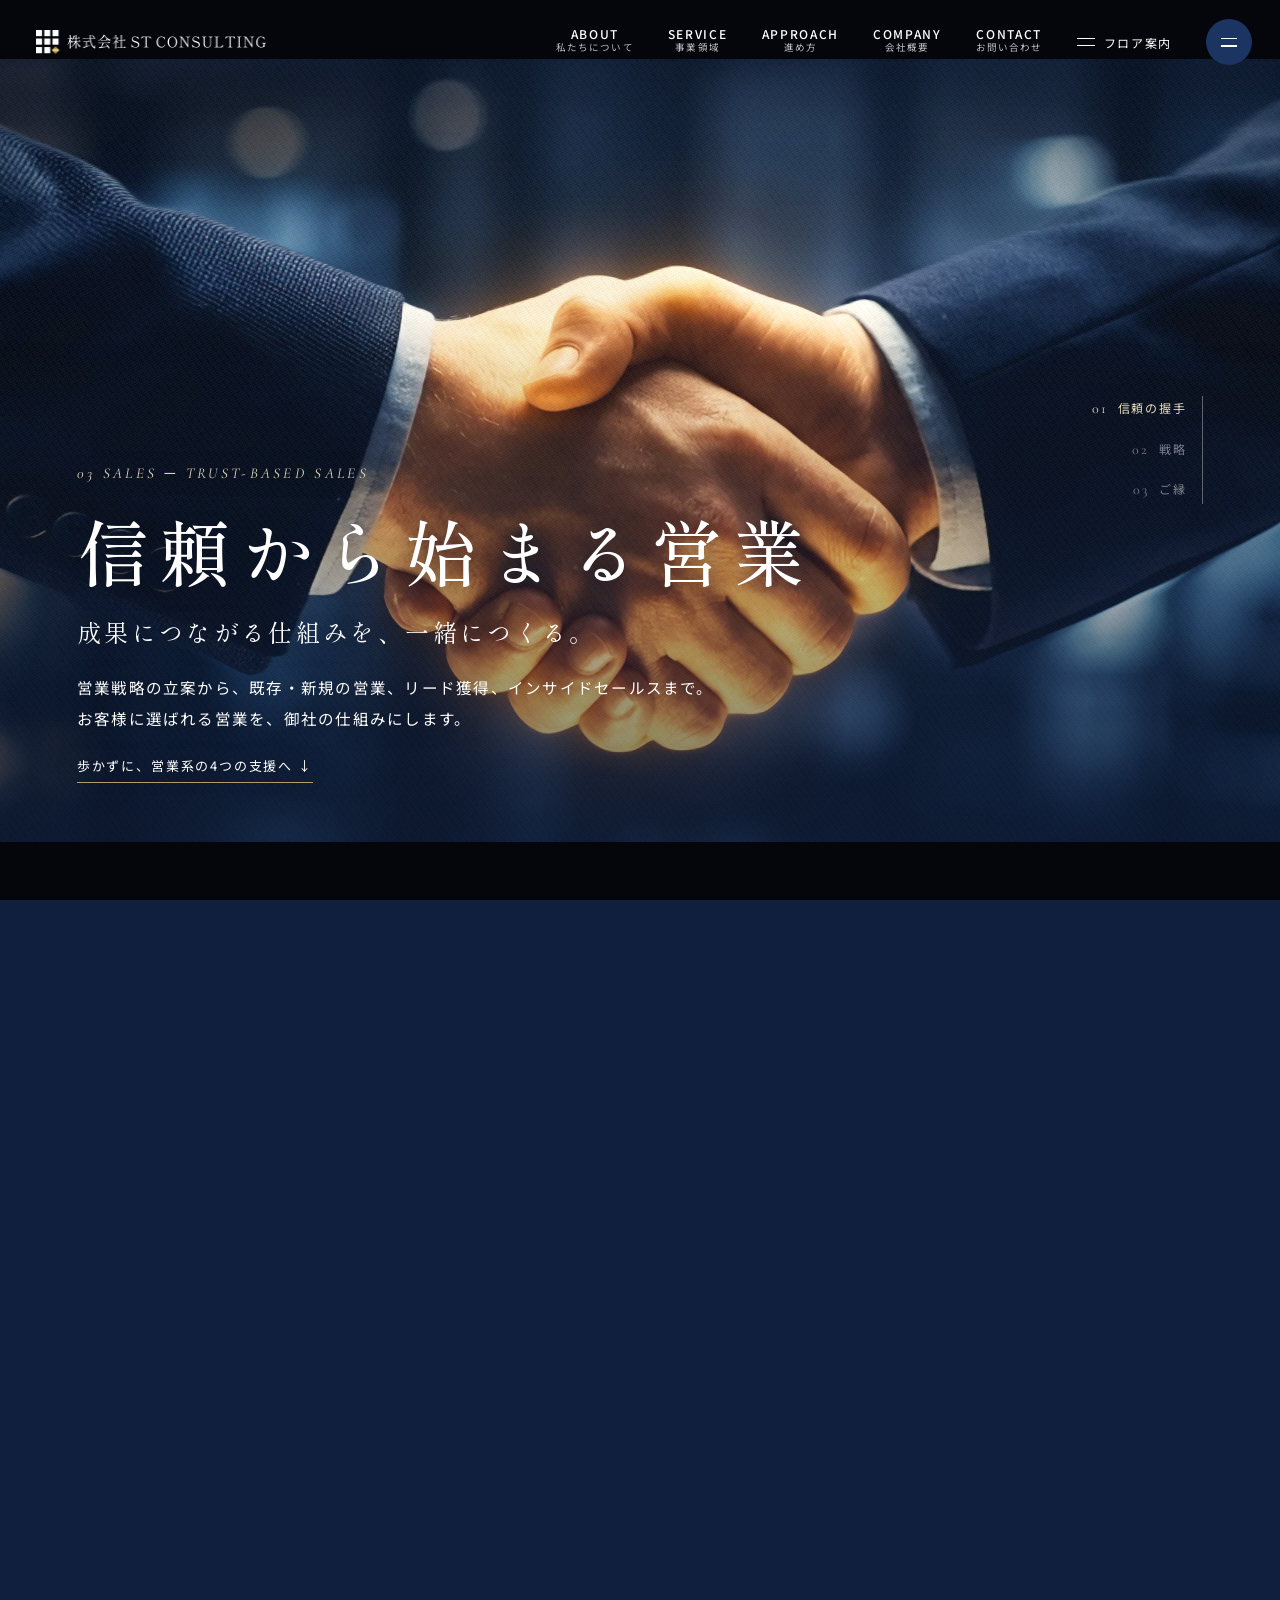
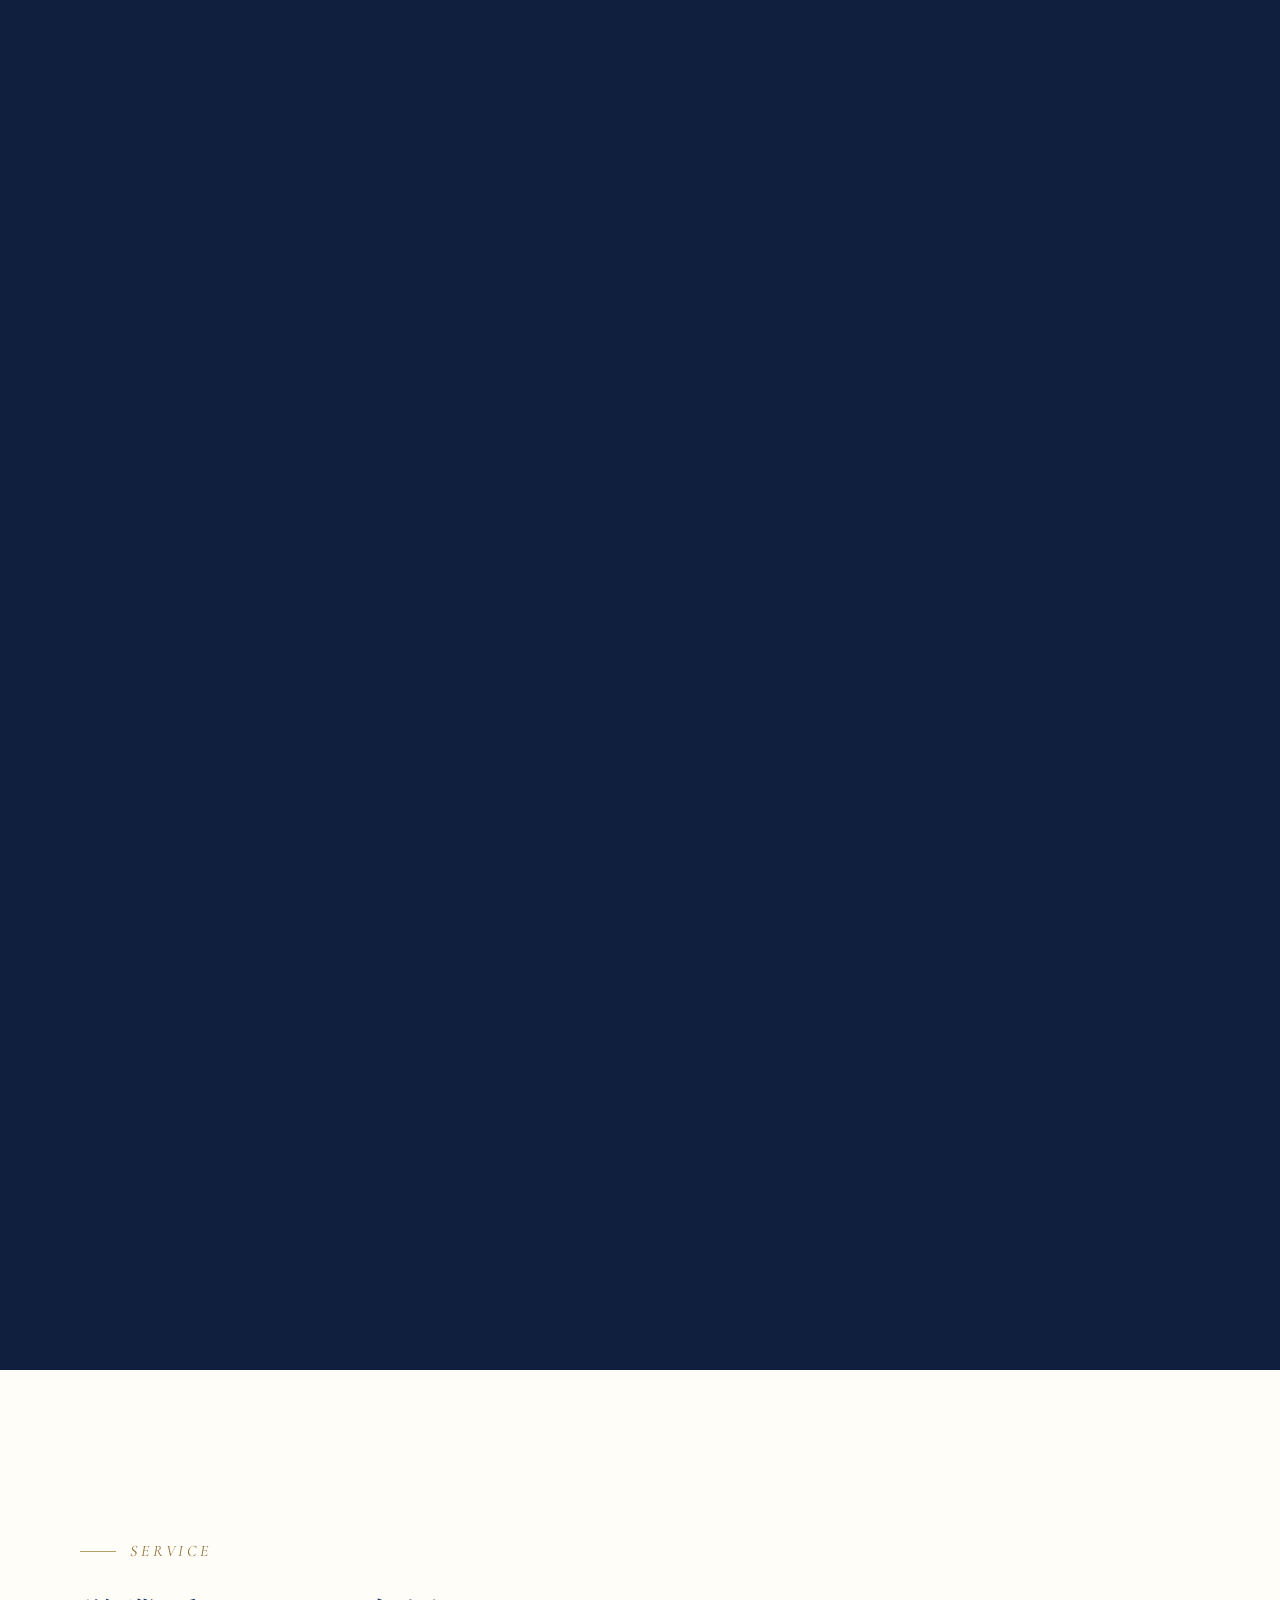
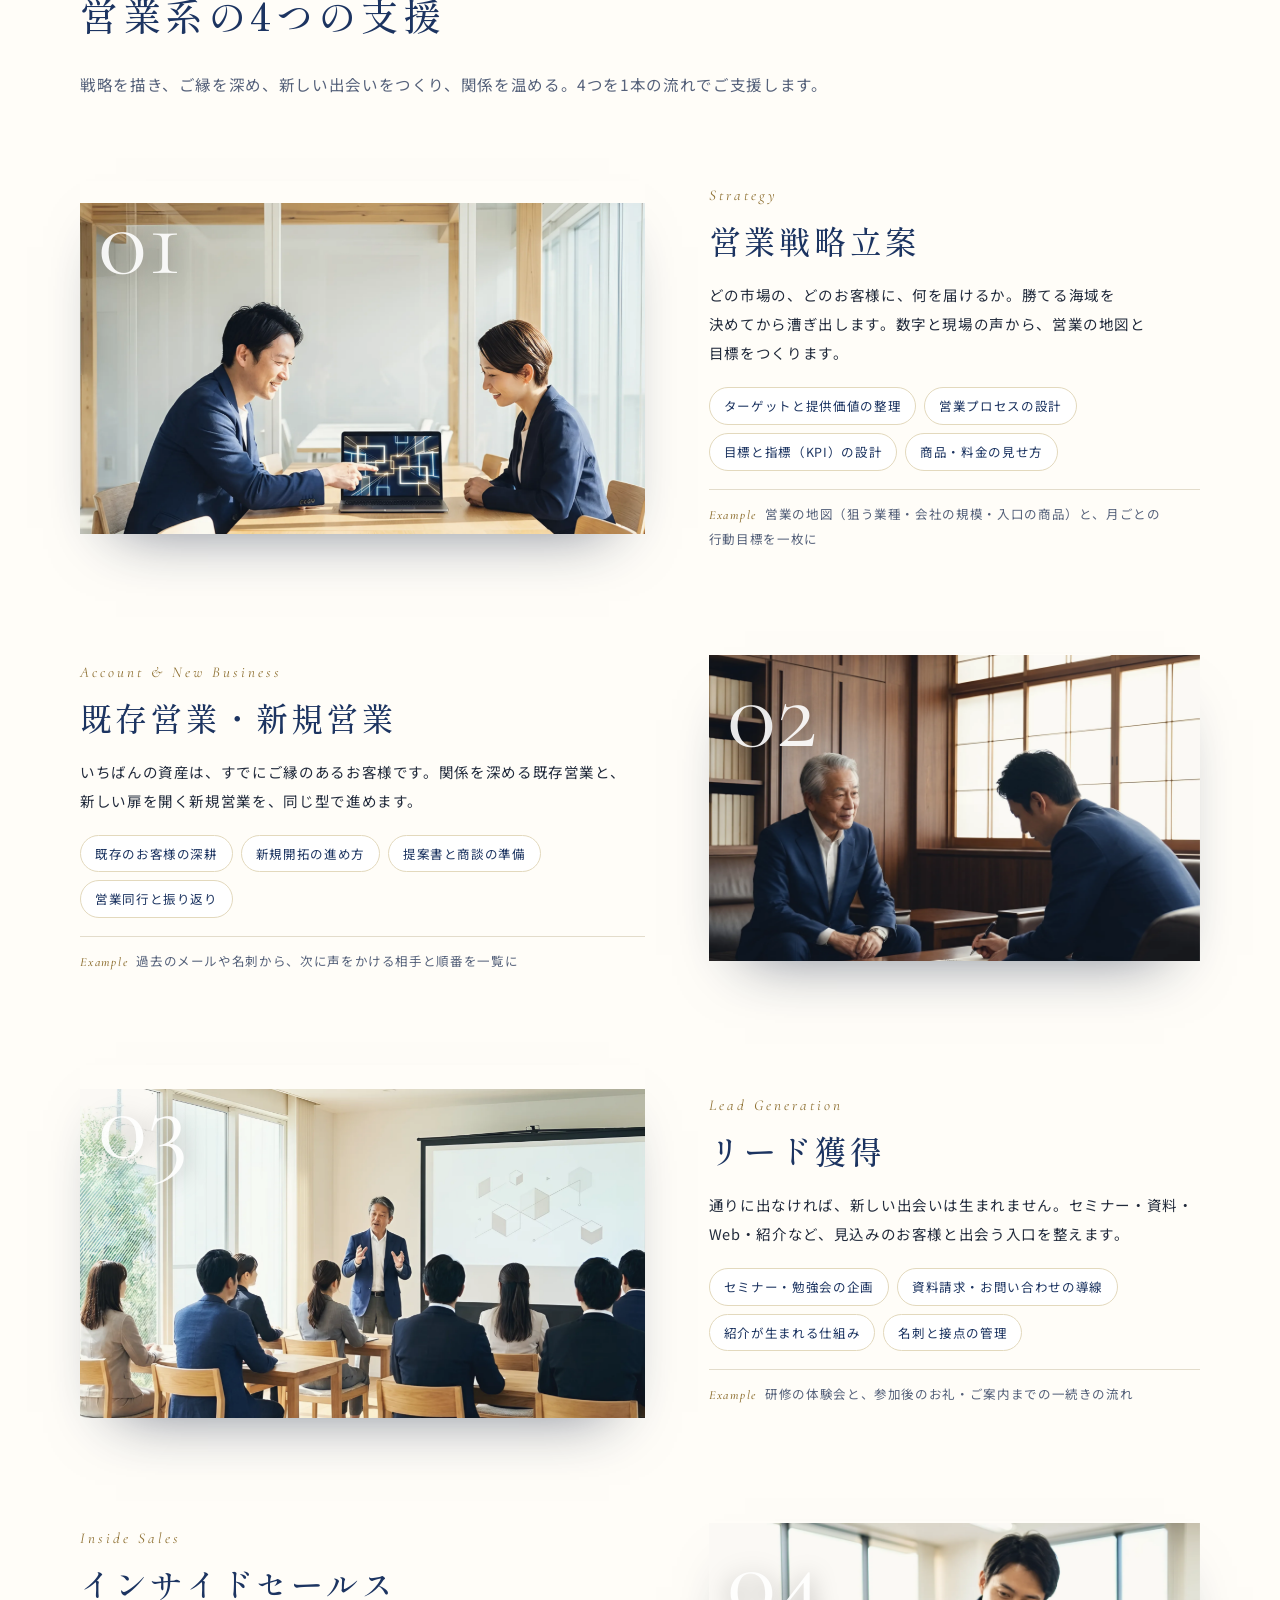
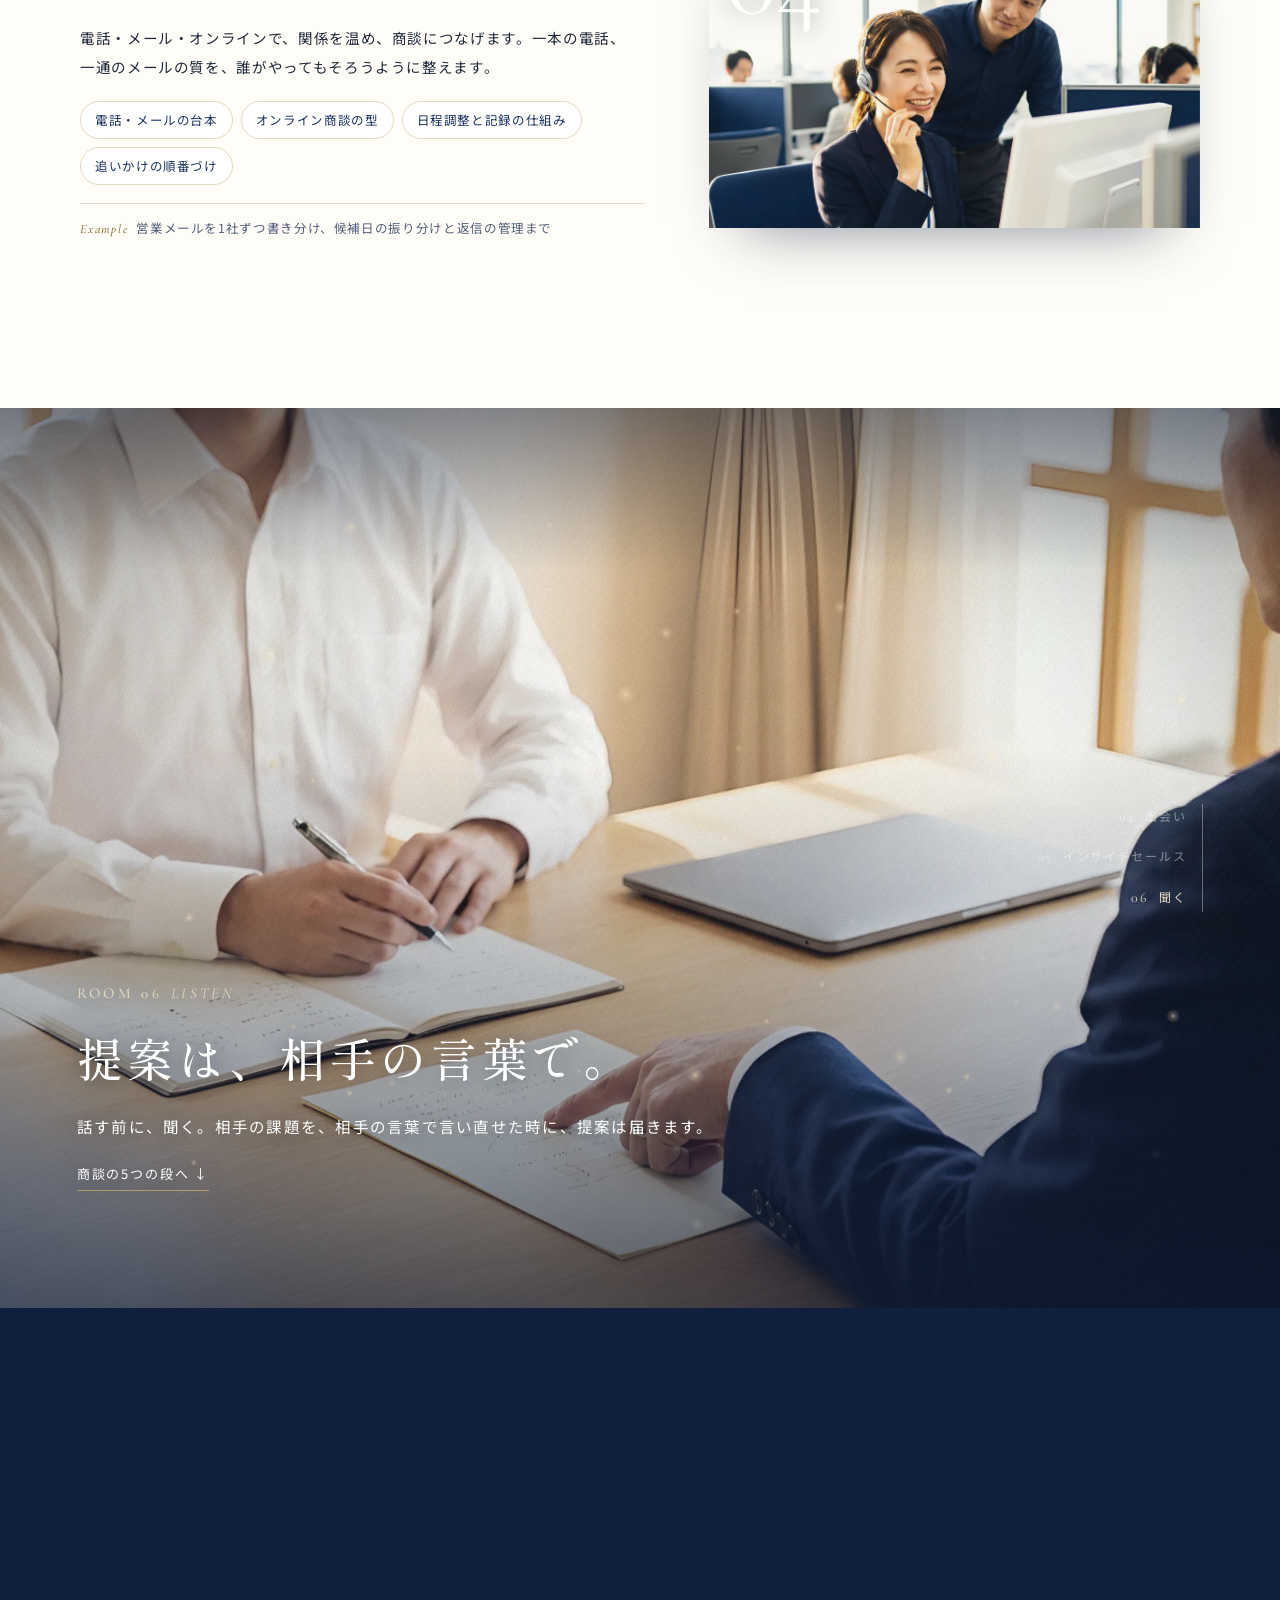
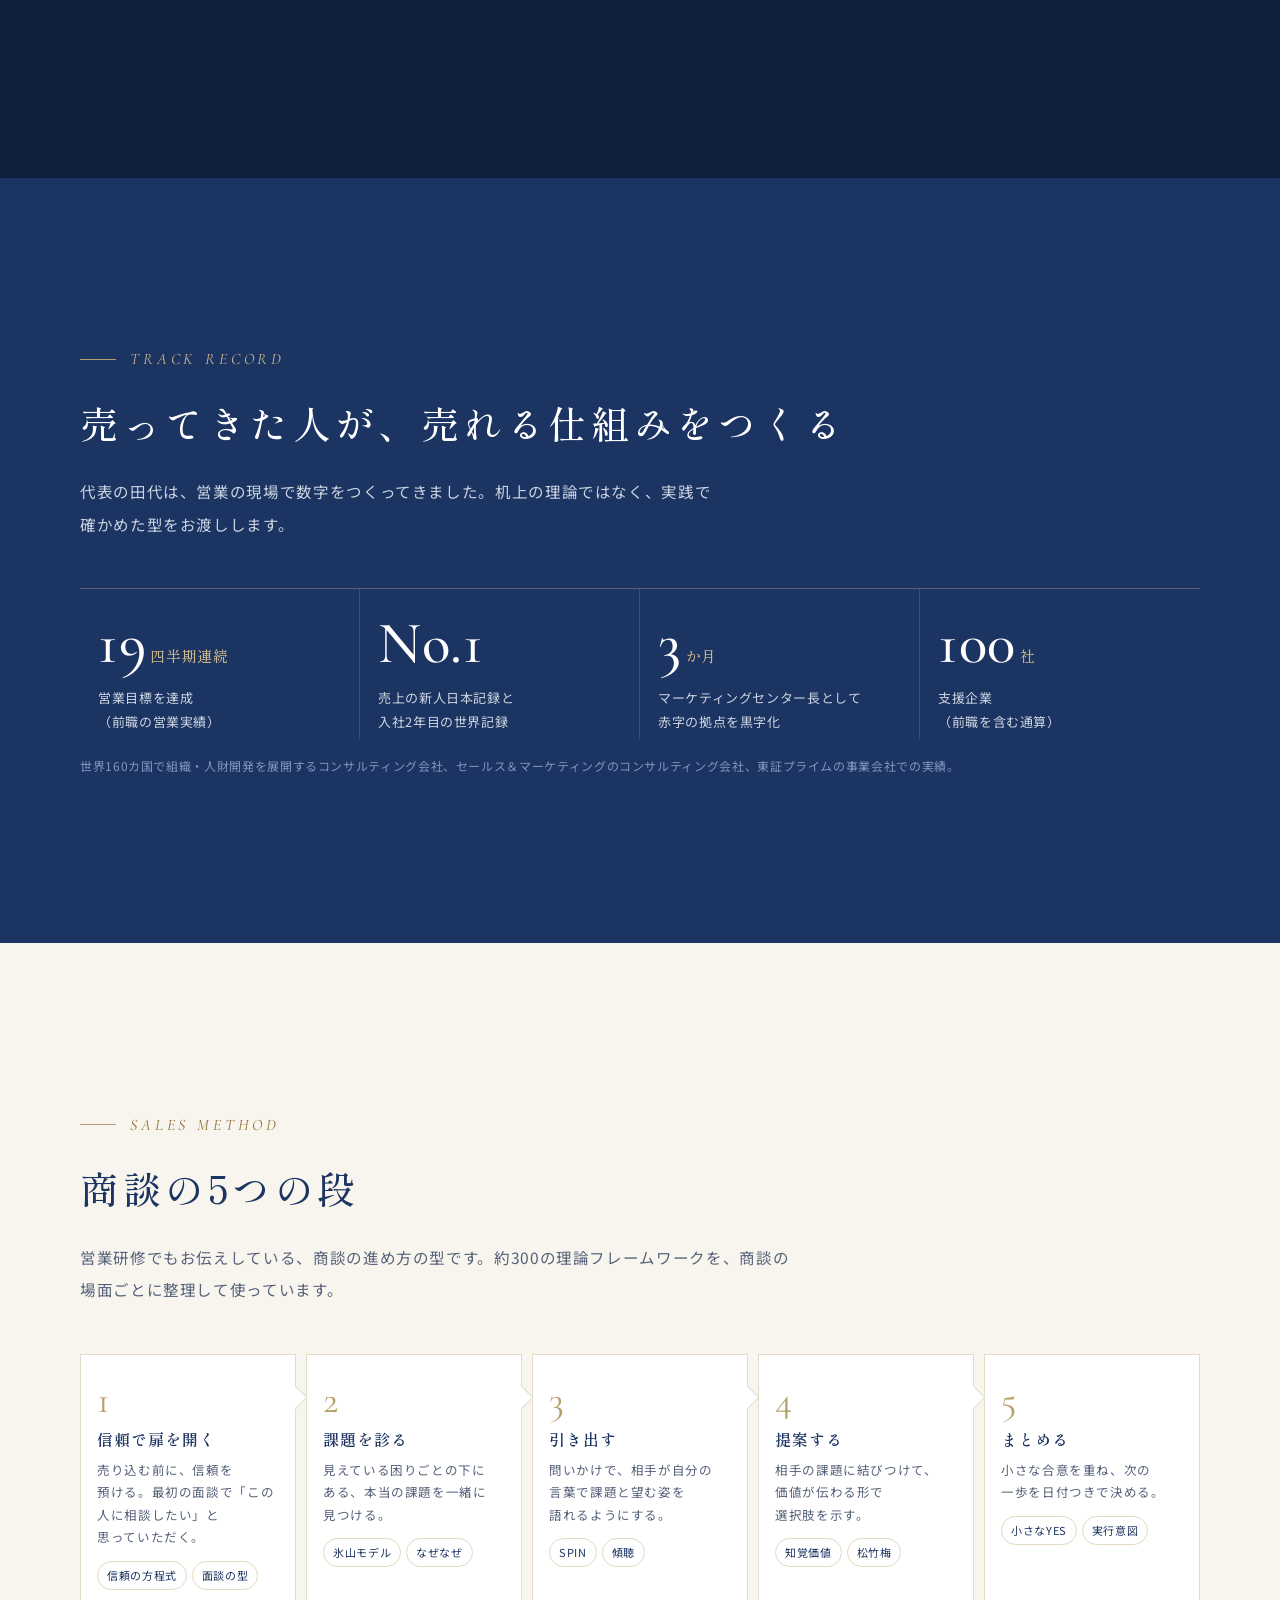
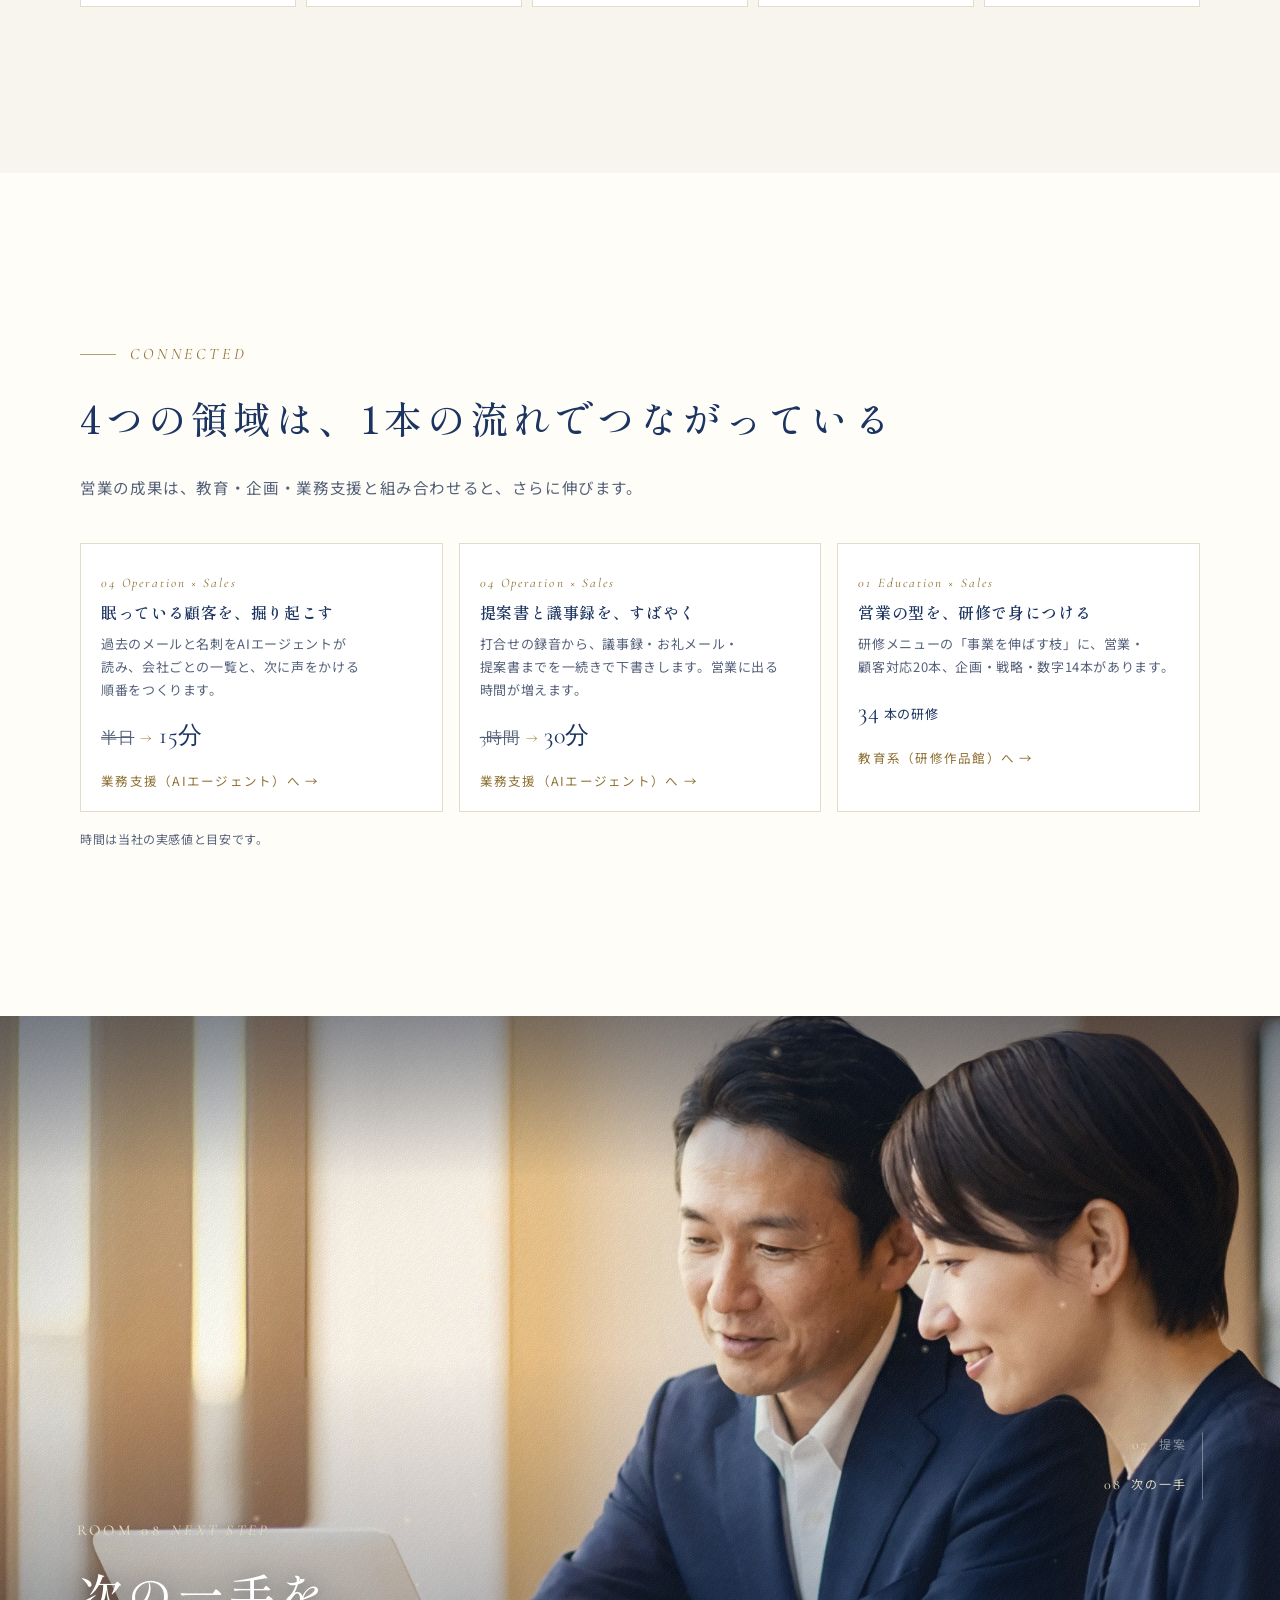
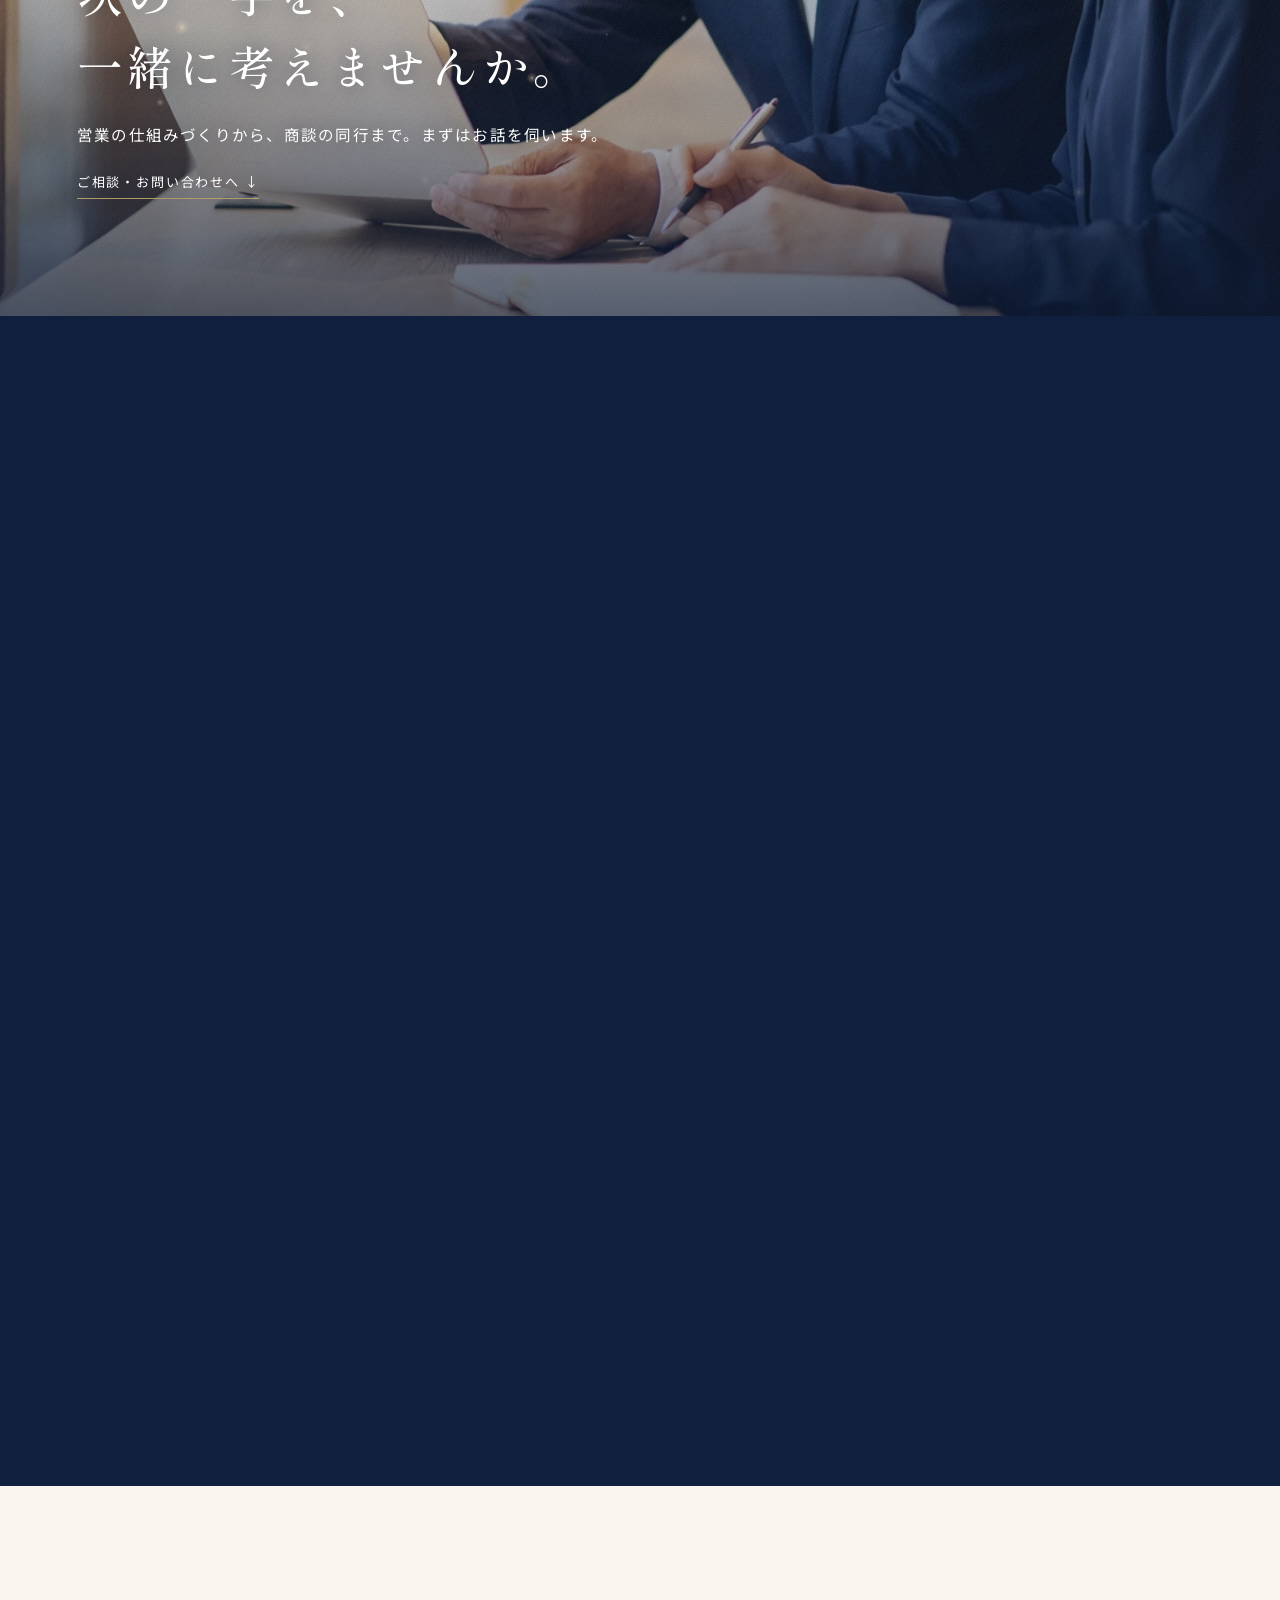
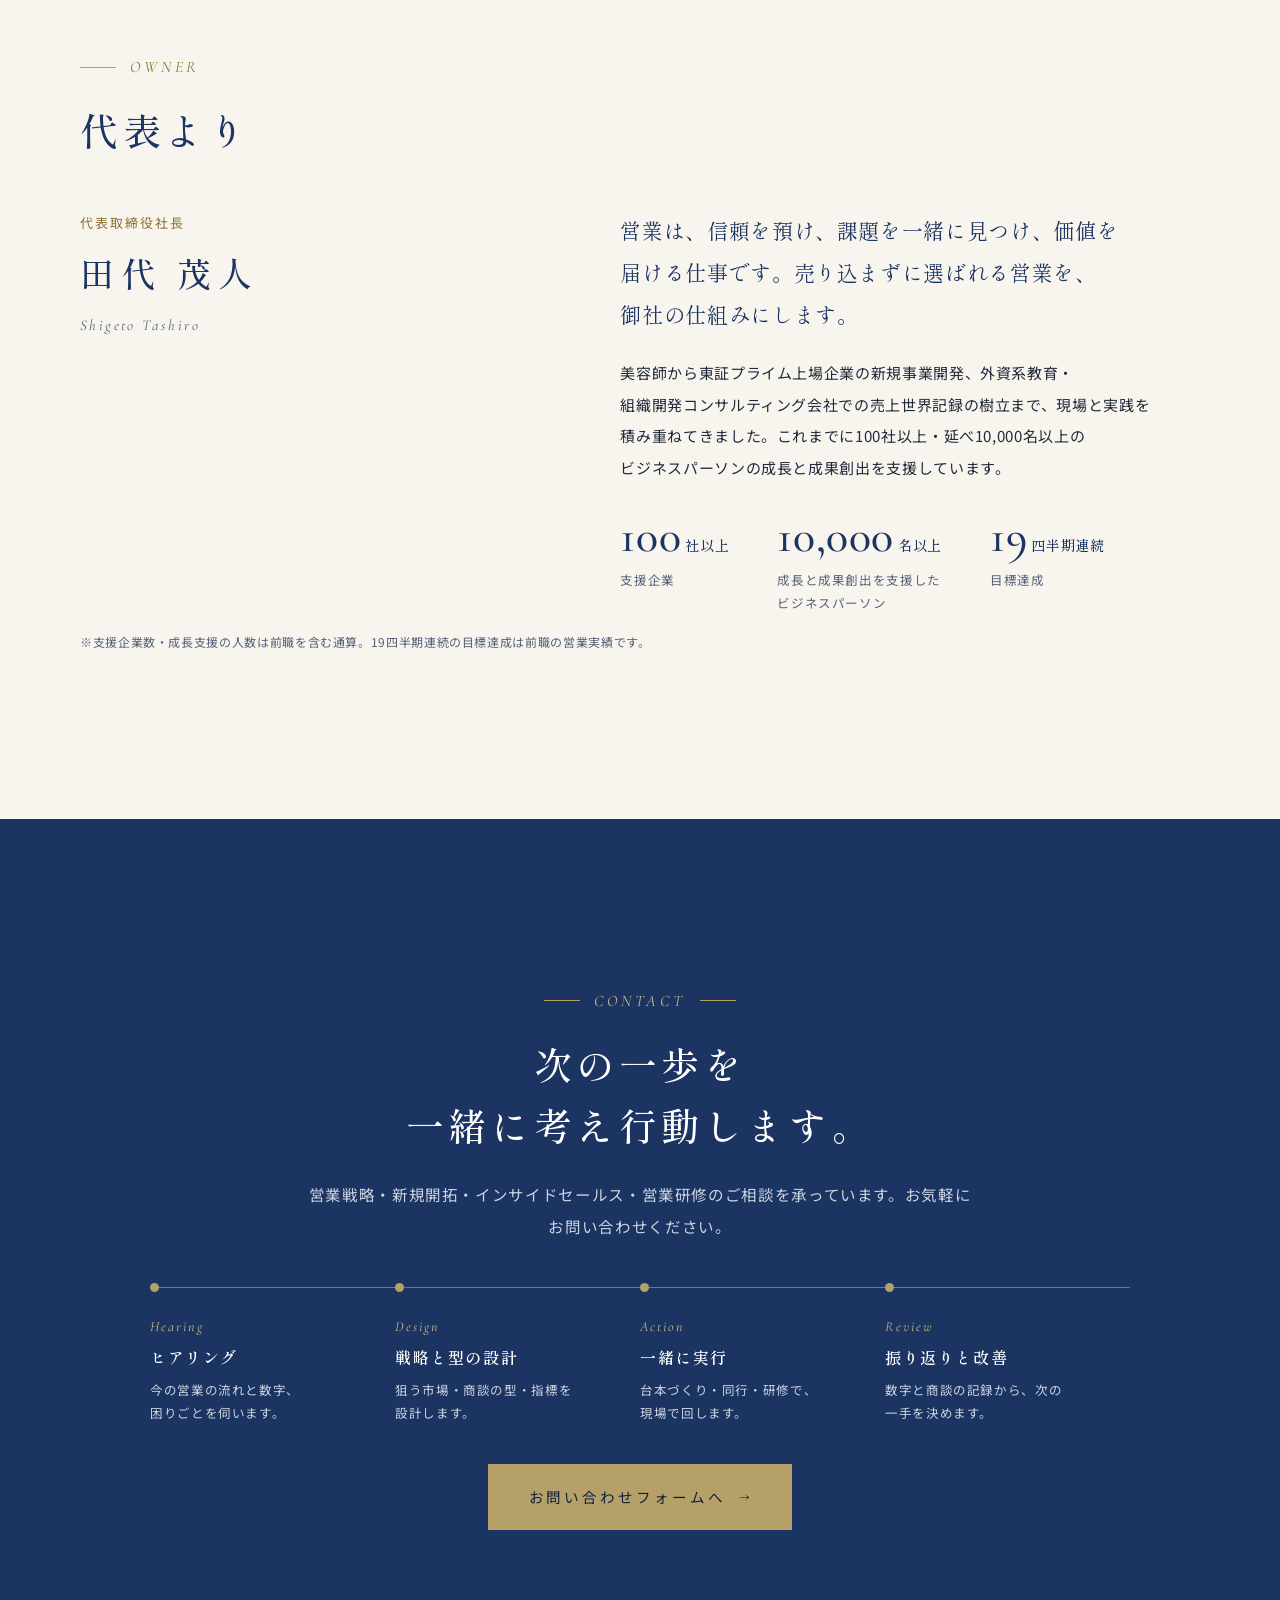
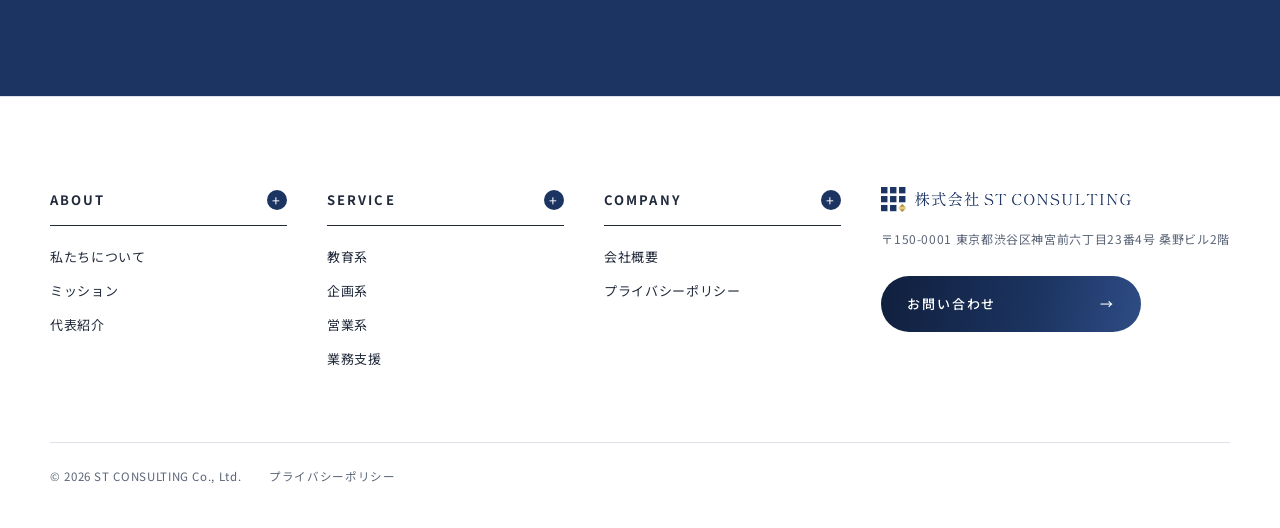
<file: world/sales.html>
<!doctype html>
<html lang="ja">
<head>
<meta charset="utf-8">
<meta name="viewport" content="width=device-width, initial-scale=1">
<title>信頼から始まる営業｜株式会社ST CONSULTING</title>
<meta name="description" content="株式会社ST CONSULTINGの営業系（営業戦略立案・既存営業／新規営業・リード獲得・インサイドセールス）。">
<link rel="canonical" href="https://www.st-consul.co.jp/world/sales.html">
<meta property="og:title" content="信頼から始まる営業｜株式会社ST CONSULTING">
<meta property="og:description" content="株式会社ST CONSULTINGの営業系（営業戦略立案・既存営業／新規営業・リード獲得・インサイドセールス）。">
<meta property="og:type" content="website">
<meta property="og:url" content="https://www.st-consul.co.jp/world/sales.html">
<meta property="og:site_name" content="株式会社ST CONSULTING">
<meta property="og:image" content="https://www.st-consul.co.jp/assets/img/ogp.png">
<meta name="twitter:card" content="summary_large_image">
<link rel="icon" type="image/png" href="../assets/img/favicon.png">
<style>


body{word-break:keep-all;overflow-wrap:anywhere;line-break:strict}
p,li,td,th,dd,figcaption,.proc p{text-wrap:pretty}
.cap h1,.cap h2,.cap .kicker,.h2,.v-sub,.v-ztxt h3,.v-quote h2{text-wrap:balance}
.cap .sub,.lead,.v-subl,.v-ztxt>p,.v-five p,.v-job h4,.v-wish .q{text-wrap:pretty}
.h2,.cap h1,.cap h2,.plaque h3,.roomcard h3{font-weight:500}
.v-sub{font-family:var(--serif);font-weight:500;color:var(--navy);font-size:clamp(19px,2vw,24px);letter-spacing:.1em;line-height:1.6;margin:72px 0 0;display:flex;gap:16px;align-items:baseline;flex-wrap:wrap}
.v-sub b{font-family:var(--en);font-style:italic;font-weight:500;font-size:14px;letter-spacing:.2em;color:var(--gold-ink)}
.v-subl{font-size:14px;color:var(--sub);margin-top:10px;max-width:760px;line-height:1.95}
.navy .v-sub{color:#fff}.navy .v-subl{color:var(--navy-xpale)}
.v-note{font-size:12px;color:var(--sub);margin-top:16px;line-height:1.8}
.nw{white-space:nowrap}
.v-subl{max-width:900px}
.navy .v-note{color:var(--navy-pale)}

.v-photo{position:relative;overflow:hidden;background:var(--navy-deep);box-shadow:0 30px 60px -36px rgba(16,31,61,.6)}
.v-photo img{width:100%;height:100%;object-fit:cover;display:block}
.v-hot{position:absolute;transform:translate(-50%,-50%);width:38px;height:38px;border-radius:50%;background:var(--gold);color:var(--navy-deep);
  font-family:var(--en);font-weight:500;font-size:19px;display:grid;place-items:center;border:2px solid #fff;cursor:pointer;transition:transform .35s,background .35s;padding:0}
.v-hot::after{content:"";position:absolute;inset:-9px;border-radius:50%;border:1px solid rgba(255,255,255,.75);animation:vpulse 2.6s ease-out infinite}
.v-hot.on{transform:translate(-50%,-50%) scale(1.22);background:#fff}
@keyframes vpulse{0%{transform:scale(.7);opacity:1}100%{transform:scale(1.5);opacity:0}}
.v-photo figcaption{position:absolute;left:18px;bottom:14px;color:#fff;font-size:12.5px;letter-spacing:.12em;text-shadow:0 1px 8px rgba(0,0,0,.6)}

.v-views{display:grid;grid-template-columns:minmax(0,1.5fr) minmax(0,1fr);gap:clamp(24px,4vw,56px);margin-top:56px;align-items:stretch}
.v-view{background:#fff;border:1px solid var(--line);display:flex;flex-direction:column}
.v-view>header{background:var(--navy);color:#fff;padding:12px 20px;font-size:13.5px;letter-spacing:.12em;display:flex;gap:12px;align-items:baseline}
.v-view>header b{font-family:var(--en);font-style:italic;font-weight:500;color:var(--gold-pale);letter-spacing:.18em}
.v-view>header b{white-space:nowrap;flex:none}
.v-time .v-tlb span{white-space:nowrap}
.v-tree{display:flex;flex-direction:column;gap:0;flex:1}
.v-tree .v-photo{aspect-ratio:1376/768;min-height:0}
.v-tree .v-photo img{object-position:50% 50%}
.v-tree .v-parts{display:grid;grid-template-columns:1fr 1fr;gap:0 18px;flex:1;align-content:center}
.v-tree .v-parts li:nth-last-child(2){border-bottom:0}
.v-hotlab{position:absolute;left:calc(100% + 8px);top:50%;transform:translateY(-50%);font-style:normal;font-family:var(--serif);font-weight:600;font-size:13px;letter-spacing:.12em;white-space:nowrap;color:#fff;background:rgba(16,31,61,.78);padding:2px 9px;border-radius:2px;pointer-events:none}
.v-tree .v-photo figcaption{left:auto;right:16px;bottom:10px;text-align:right}
.v-hot.l .v-hotlab{left:auto;right:calc(100% + 8px)}
.v-parts{list-style:none;padding:12px 18px;display:flex;flex-direction:column;justify-content:center;gap:4px}
.v-parts li{display:grid;grid-template-columns:44px 1fr;gap:12px;align-items:center;padding:10px 8px;border-bottom:1px solid var(--line);cursor:pointer;transition:background .3s}
.v-parts li:last-child{border-bottom:0}
.v-parts li.on{background:var(--kinari)}
.v-parts svg{width:44px;height:53px}
.v-parts b{display:block;font-family:var(--serif);font-weight:600;color:var(--navy);letter-spacing:.08em;font-size:15.5px}
.v-parts b em{font-style:normal;display:inline-grid;place-items:center;width:20px;height:20px;border-radius:50%;background:var(--gold);color:var(--navy-deep);font-family:var(--en);font-size:13px;margin-right:8px;vertical-align:2px}
.v-parts span{font-size:12.5px;color:var(--sub);line-height:1.7;display:block;margin-top:2px}
.v-ringsec{display:flex;flex-direction:column;align-items:center;padding:24px 20px 22px;flex:1}
.v-ring{position:relative;width:min(100%,300px);aspect-ratio:1}
.v-ring img{position:absolute;inset:0;width:100%;height:100%;object-fit:cover;border-radius:50%;object-position:50% 50%;box-shadow:0 18px 40px -20px rgba(16,31,61,.6)}
.v-ring svg{position:absolute;inset:0;width:100%;height:100%}
.v-ringlist{list-style:none;width:100%;margin-top:18px}
.v-ringlist li{display:grid;grid-template-columns:30px 1fr;gap:10px;align-items:center;padding:7px 0;border-bottom:1px dashed var(--line);font-size:13px;color:var(--sub);line-height:1.6}
.v-ringlist li i{width:26px;height:26px;border-radius:50%;display:grid;place-items:center;color:#fff;font-style:normal;font-family:var(--en);font-size:15px;outline:1px solid rgba(255,255,255,.7);outline-offset:-5px}
.v-ringlist b{color:var(--navy);font-family:var(--serif);font-weight:600;letter-spacing:.06em;margin-right:6px}
.v-ringnote{font-family:var(--serif);color:var(--gold-ink);letter-spacing:.08em;margin-top:14px;font-size:14px;text-align:center}
@media (max-width:980px){.v-views{grid-template-columns:1fr}}
@media (max-width:620px){.v-tree .v-parts{grid-template-columns:1fr}.v-tree .v-parts li:nth-last-child(2){border-bottom:1px solid var(--line)}
  .v-hot{width:30px;height:30px;font-size:16px}.v-hotlab{font-size:11px;padding:1px 6px;left:calc(100% + 5px)}.v-hot.l .v-hotlab{right:calc(100% + 5px)}.v-tree .v-photo figcaption{display:none}}

.v-band{margin-top:72px;background:var(--navy-deep);color:#fff;display:grid;grid-template-columns:minmax(0,1fr) minmax(0,1.35fr);overflow:hidden}
.v-band .v-photo{box-shadow:none;min-height:360px}
.v-band .v-photo figcaption{font-family:var(--serif);font-size:15px;letter-spacing:.14em}
.v-band .in{padding:clamp(28px,4vw,48px)}
.v-big4{display:grid;grid-template-columns:repeat(4,minmax(0,1fr));gap:1px;background:rgba(203,185,140,.25);border:1px solid rgba(203,185,140,.25)}
.v-big4 div{background:var(--navy-deep);padding:18px 10px 16px;text-align:center}
.v-big4 b{display:block;font-family:var(--en);font-weight:500;font-size:clamp(34px,4vw,52px);line-height:1;color:#fff}
.v-big4 span{display:block;font-size:12px;color:var(--gold-pale);letter-spacing:.12em;margin-top:8px}
.v-big4 small{display:block;font-size:11px;color:var(--navy-pale);margin-top:4px;line-height:1.6}
.v-base{display:grid;grid-template-columns:repeat(3,minmax(0,1fr));gap:12px;margin-top:22px}
.v-base div{border-top:2px solid var(--gold);padding-top:10px}
.v-base b{font-family:var(--en);font-weight:500;font-size:clamp(24px,2.6vw,32px);color:var(--gold-pale);line-height:1.1}
.v-base b small{font-family:var(--serif);font-size:13px;margin-left:3px}
.v-base span{display:block;font-size:12px;color:var(--navy-xpale);margin-top:6px;line-height:1.7}
.v-chev{display:flex;margin-top:26px;gap:0;flex-wrap:wrap}
.v-chev span{flex:1 1 0;min-width:0;background:var(--navy);color:#fff;font-size:12.5px;letter-spacing:.06em;padding:10px 8px 10px 22px;clip-path:polygon(0 0,calc(100% - 14px) 0,100% 50%,calc(100% - 14px) 100%,0 100%,14px 50%);text-align:center;white-space:nowrap}
.v-chev span:first-child{clip-path:polygon(0 0,calc(100% - 14px) 0,100% 50%,calc(100% - 14px) 100%,0 100%);padding-left:12px}
.v-chev span:last-child{background:var(--gold);color:var(--navy-deep)}
@media (max-width:900px){.v-band{grid-template-columns:1fr}.v-band .v-photo{min-height:220px;aspect-ratio:16/8}}
@media (max-width:560px){.v-big4{grid-template-columns:repeat(2,minmax(0,1fr))}.v-base{grid-template-columns:1fr}.v-chev span{flex-basis:50%;font-size:11.5px}}

.v-halls{display:grid;grid-template-columns:repeat(3,minmax(0,1fr));gap:14px;margin-top:28px}   
.v-hall{background:#fff;border:1px solid var(--line);border-top:0;display:flex;flex-direction:column}
.v-hall>header{background:var(--c);color:#fff;padding:14px 12px 12px;text-align:center}
.v-hall>header svg{width:40px;height:48px;background:#fff;border-radius:50%;padding:5px 6px;box-sizing:content-box}
.v-hall>header p{font-size:11.5px;letter-spacing:.2em;opacity:.9;margin-top:6px}
.v-hall>header h4{font-family:var(--serif);font-weight:600;font-size:16px;letter-spacing:.06em;line-height:1.45}
.v-hall .what{font-size:12px;color:var(--sub);padding:10px 12px 0;line-height:1.7;min-height:3.6em}
.v-hall .cnt{padding:6px 12px 0;font-family:var(--en);font-size:34px;line-height:1;color:var(--c)}
.v-hall .cnt small{font-family:var(--sans);font-size:11.5px;color:var(--sub);margin-left:4px}
.v-hall ul{list-style:none;padding:10px 12px 14px}   
.v-hall li{font-size:12.5px;color:var(--ink);padding:5px 0;border-top:1px dashed var(--line);line-height:1.5;display:flex;flex-wrap:wrap;align-items:baseline;column-gap:4px}
.v-hall li em{font-style:normal;display:inline-block;flex:none;min-width:18px;font-family:var(--en);font-weight:500;color:var(--c);font-size:14px}
.v-hall li i{display:block;flex:0 0 100%;height:3px;background:var(--c);opacity:.55;margin-top:4px;border-radius:2px;width:var(--w)}
.v-hall li .nm{flex:1 1 auto;min-width:0;word-break:keep-all}
.v-hall li small{margin-left:auto;flex:none;white-space:nowrap;color:var(--sub);font-size:11.5px}
@media (max-width:820px){.v-halls{grid-template-columns:repeat(2,minmax(0,1fr))}}
@media (max-width:560px){.v-halls{grid-template-columns:1fr;gap:12px}   
  .v-hall>header{display:grid;grid-template-columns:auto 1fr;grid-template-rows:auto auto;column-gap:14px;align-items:center;text-align:left;padding:10px 16px}
  .v-hall>header svg{grid-row:1/3;width:30px;height:36px;padding:4px 5px}
  .v-hall>header p{margin-top:0;font-size:11px}
  .v-hall .what{min-height:0;padding:10px 16px 0}.v-hall .cnt{padding:6px 16px 0;font-size:30px}.v-hall ul{padding:8px 16px 12px}}

.v-scroll{overflow-x:auto;margin-top:28px;-webkit-overflow-scrolling:touch;max-width:100%}
.v-swipe{display:none;margin-top:22px;font-size:12px;color:var(--gold-ink);letter-spacing:.04em}
@media (max-width:820px){.v-swipe{display:block}.v-swipe+.v-scroll{margin-top:8px}}
.v-matrix{display:grid;grid-template-columns:150px repeat(4,minmax(150px,1fr));gap:4px;min-width:760px}
.v-matrix .mh{background:var(--navy);color:#fff;padding:10px 12px;font-size:12.5px;line-height:1.5;display:flex;gap:10px;align-items:center}
.v-matrix .mh i{width:24px;height:24px;flex:none;border-radius:50%;display:grid;place-items:center;font-style:normal;font-family:var(--en);font-size:14px;outline:1px solid rgba(255,255,255,.7);outline-offset:-5px}
.v-matrix .mh b{display:block;font-weight:500;letter-spacing:.08em}
.v-matrix .corner{background:transparent;color:var(--sub);font-size:11.5px}
.v-matrix .rl{background:#fff;border-left:5px solid var(--c);padding:10px 10px;display:flex;gap:8px;align-items:center}
.v-matrix .rl svg{width:26px;height:31px;flex:none}
.v-matrix .rl b{font-family:var(--serif);font-weight:600;color:var(--navy);font-size:13px;line-height:1.4;letter-spacing:.04em}
.v-cell{background:color-mix(in srgb,var(--c) calc(var(--k) * 100%),#fff);padding:10px 12px;color:var(--ink);transition:transform .25s,box-shadow .25s;position:relative}
.v-cell.dark{color:#fff}
.v-cell:hover{transform:translateY(-2px);box-shadow:0 10px 24px -14px rgba(16,31,61,.6);z-index:1}
.v-cell b{font-family:var(--en);font-weight:500;font-size:28px;line-height:1}
.v-cell b small{font-family:var(--sans);font-size:11px;margin-left:3px;opacity:.85}
.v-cell p{font-size:11.5px;line-height:1.55;margin-top:4px;opacity:.95}

.v-time{margin-top:28px;display:grid;gap:12px}
.v-time .v-trow{display:grid;grid-template-columns:120px minmax(0,1fr) 70px;gap:14px;align-items:center}
.v-time .v-tlb b{display:block;font-family:var(--serif);font-weight:600;color:var(--navy);font-size:16px}
.v-time .v-tlb span{font-size:11.5px;color:var(--sub)}
.v-time .v-tbar{height:30px;background:var(--kinari);position:relative;overflow:hidden}
.v-time .v-tbar i{position:absolute;inset:0 auto 0 0;width:0;background:repeating-linear-gradient(90deg,var(--navy) 0 calc(var(--u) - 3px),transparent calc(var(--u) - 3px) var(--u));transition:width 1.6s cubic-bezier(.2,.7,.2,1)}
.v-time .v-trow.key .v-tbar i{background:repeating-linear-gradient(90deg,var(--gold) 0 calc(var(--u) - 3px),transparent calc(var(--u) - 3px) var(--u))}
.v-time.in .v-tbar i{width:var(--w)}
.v-time .v-tn{font-family:var(--en);font-size:26px;color:var(--navy);text-align:right}
.v-time .v-tn small{font-family:var(--sans);font-size:11px;color:var(--sub);margin-left:2px}
.v-combo{margin-top:22px;display:grid;gap:8px}
.v-combo div{display:grid;grid-template-columns:120px minmax(0,1fr);gap:14px;align-items:center}
.v-combo div>b{font-family:var(--serif);font-weight:600;color:var(--navy);font-size:14px}
.v-combo p{display:flex;gap:6px;flex-wrap:wrap}
.v-combo p span{font-size:12px;padding:6px 12px;color:#fff;background:var(--c);border-radius:2px}
@media (max-width:560px){.v-time .v-trow,.v-combo div{grid-template-columns:92px minmax(0,1fr) 50px}.v-time .v-tlb span{font-size:10.5px}.v-combo div{grid-template-columns:1fr}}

.v-rx{display:grid;grid-template-columns:repeat(auto-fill,minmax(250px,1fr));gap:14px;margin-top:28px}
.v-rx article{background:#fff;border:1px solid var(--line);padding:18px 18px 16px;position:relative}
.v-rx h4{font-family:var(--serif);font-weight:600;color:var(--navy);font-size:16.5px;letter-spacing:.06em;line-height:1.5}
.v-rx .meta{display:flex;gap:10px;align-items:center;margin-top:10px;flex-wrap:wrap}
.v-dots{display:flex;gap:4px}
.v-dots i{width:20px;height:20px;border-radius:50%;background:#E3E7EE;color:#9AA6BF;display:grid;place-items:center;font-style:normal;font-family:var(--en);font-size:12px}
.v-dots i.on{background:var(--rc);color:#fff}
.v-tag{font-size:11.5px;color:#fff;background:var(--c);padding:3px 10px;border-radius:20px;letter-spacing:.04em}
.v-rx ul{list-style:none;margin-top:12px;border-top:1px solid var(--line);padding-top:8px}
.v-rx li{font-size:13px;color:var(--ink);padding:4px 0;display:flex;gap:8px;align-items:baseline}
.v-rx li::before{content:"Rx";font-family:var(--en);font-style:italic;color:var(--gold-ink);font-size:13px;flex:none}
.v-rx article.tip{background:var(--navy);color:#fff;border-color:var(--navy)}
.v-rx article.tip h4{color:#fff}.v-rx article.tip p{font-size:13px;color:var(--navy-xpale);margin-top:10px;line-height:1.9}

.v-stones{display:grid;grid-template-columns:minmax(0,1.2fr) minmax(0,1fr);gap:clamp(24px,4vw,56px);margin-top:48px;align-items:center}
.v-stones .v-photo{aspect-ratio:1376/768}
.v-stones .v-hot{cursor:default;width:34px;height:34px;font-size:17px}
.v-steps{list-style:none;counter-reset:s}
.v-steps li{display:grid;grid-template-columns:44px minmax(0,1fr) auto;gap:14px;padding:14px 0;border-bottom:1px solid var(--line);align-items:start}
.v-steps li>i{width:40px;height:40px;border-radius:50%;background:var(--navy);color:#fff;display:grid;place-items:center;font-style:normal;font-family:var(--en);font-size:19px}
.v-steps li:last-child>i{background:var(--gold);color:var(--navy-deep)}
.v-steps b{font-family:var(--serif);font-weight:600;color:var(--navy);font-size:16px;letter-spacing:.06em}
.v-steps p{font-size:13px;color:var(--sub);margin-top:2px;line-height:1.8}
.v-steps small{font-size:11.5px;color:var(--gold-ink);border:1px solid var(--gold-xpale);padding:2px 10px;border-radius:20px;white-space:nowrap}
.v-boss{background:var(--kinari);border-left:3px solid var(--gold);padding:14px 18px;margin-top:18px;font-size:13px;color:var(--ink);line-height:1.9}
.v-boss b{color:var(--navy);font-family:var(--serif);font-weight:600}
@media (max-width:900px){.v-stones{grid-template-columns:1fr}}

.v-zig{margin-top:64px;display:grid;gap:clamp(48px,7vw,96px)}
.v-zrow{display:grid;grid-template-columns:minmax(0,1.15fr) minmax(0,1fr);gap:clamp(24px,5vw,72px);align-items:center}
.v-zrow:nth-child(even) .v-zimg{order:2}
.v-zimg{position:relative;aspect-ratio:16/10;overflow:hidden;box-shadow:0 30px 60px -36px rgba(16,31,61,.6)}
.v-zimg img{width:100%;height:118%;object-fit:cover;transform:translateY(calc(var(--py,0) * 1px));will-change:transform}
.v-zimg .no{position:absolute;left:18px;top:8px;font-family:var(--en);font-weight:400;font-size:clamp(64px,8vw,110px);line-height:1;color:rgba(255,255,255,.9);text-shadow:0 2px 24px rgba(0,0,0,.35)}
.v-ztxt .en{font-family:var(--en);font-style:italic;color:var(--gold-ink);letter-spacing:.2em;font-size:15px}
.v-ztxt h3{font-family:var(--serif);font-weight:500;color:var(--navy);font-size:clamp(23px,2.6vw,32px);letter-spacing:.1em;line-height:1.5;margin-top:6px}
.v-ztxt>p{font-size:14.5px;line-height:2;color:var(--ink);margin-top:16px}
.v-chips{display:flex;flex-wrap:wrap;gap:8px;margin-top:20px}
.v-chips span{font-size:12.5px;border:1px solid var(--gold-xpale);background:#fff;color:var(--navy);padding:6px 14px;border-radius:30px}
.v-ztxt .ex{margin-top:18px;font-size:12.5px;color:var(--sub);border-top:1px solid var(--line);padding-top:12px;line-height:1.9}
.v-ztxt .ex b{font-family:var(--en);font-style:italic;font-weight:500;color:var(--gold-ink);letter-spacing:.14em;margin-right:8px}
@media (max-width:820px){.v-zrow{grid-template-columns:1fr}.v-zrow:nth-child(even) .v-zimg{order:0}}

.v-road{margin-top:56px;display:grid;grid-template-columns:repeat(var(--n,4),minmax(0,1fr));gap:18px;position:relative}
.v-road::before{content:"";position:absolute;left:8%;right:8%;top:70px;height:1px;background:linear-gradient(90deg,transparent,var(--gold) 10%,var(--gold) 90%,transparent)}
.v-road li{list-style:none;text-align:center;position:relative}
.v-road .ph{width:140px;height:140px;border-radius:50%;overflow:hidden;margin:0 auto;border:4px solid var(--paper);box-shadow:0 0 0 1px var(--gold),0 18px 30px -18px rgba(16,31,61,.6)}
.v-road .ph img{width:100%;height:100%;object-fit:cover}
.v-road .k{font-family:var(--en);font-style:italic;color:var(--gold-ink);letter-spacing:.16em;font-size:14px;margin-top:16px}
.v-road h4{font-family:var(--serif);font-weight:600;color:var(--navy);font-size:18px;letter-spacing:.1em;margin-top:2px}
.v-road p{font-size:13px;color:var(--sub);margin-top:8px;line-height:1.85;text-align:left}
.navy .v-road .ph{border-color:var(--navy)}.navy .v-road h4{color:#fff}.navy .v-road p{color:var(--navy-xpale)}.navy .v-road .k{color:var(--gold-pale)}
@media (max-width:820px){.v-road{grid-template-columns:repeat(2,minmax(0,1fr));row-gap:36px}.v-road::before{display:none}.v-road .ph{width:110px;height:110px}}

.v-quote{position:relative;min-height:70vh;display:grid;place-items:center;overflow:hidden;color:#fff;text-align:center;padding:80px var(--gutter)}
.v-quote>img{position:absolute;inset:-10% 0;width:100%;height:120%;object-fit:cover;transform:translateY(calc(var(--py,0) * 1px))}
.v-quote::after{content:"";position:absolute;inset:0;background:linear-gradient(180deg,rgba(11,20,40,.25),rgba(11,20,40,.62))}
.v-quote div{position:relative;z-index:1;max-width:820px}
.v-quote p.en{font-family:var(--en);font-style:italic;letter-spacing:.3em;color:var(--gold-xpale);font-size:15px}
.v-quote h2{font-family:var(--serif);font-weight:500;font-size:clamp(26px,4vw,48px);letter-spacing:.14em;line-height:1.7;margin-top:14px;text-shadow:0 2px 30px rgba(0,0,0,.4)}
.v-quote p.s{margin-top:18px;font-size:14.5px;color:#E6EAF2;line-height:2}

.v-shelf{margin-top:48px;display:grid;grid-template-columns:repeat(3,minmax(0,1fr));gap:40px clamp(24px,4vw,56px);padding:0 4px}
.v-obj{position:relative;display:flex;flex-direction:column;align-items:center}
.v-obj .art{width:88%;aspect-ratio:16/9;background:#fff;box-shadow:0 18px 26px -14px rgba(16,31,61,.55);transform:perspective(800px) rotateY(var(--ry,-8deg));transition:transform .5s;overflow:hidden;position:relative;z-index:1}
.v-obj:hover .art{transform:perspective(800px) rotateY(0) translateY(-8px)}
.v-obj .art img{width:100%;height:100%;object-fit:cover}
.v-obj .plank{display:block;width:100%;height:14px;margin-top:-4px;background:linear-gradient(180deg,#B48A5A,#7E5A35);box-shadow:0 12px 18px -8px rgba(60,35,10,.5);border-radius:1px}
.v-obj .oc{width:100%;padding-top:14px}
.v-obj .oc b{display:block;font-family:var(--serif);font-weight:600;color:var(--navy);font-size:16px;letter-spacing:.06em;line-height:1.45}
.v-obj .oc span{display:block;font-size:12.5px;color:var(--sub);line-height:1.75;margin-top:4px}
@media (max-width:760px){.v-shelf{grid-template-columns:repeat(2,minmax(0,1fr));gap:28px 16px}}
@media (max-width:440px){.v-shelf{grid-template-columns:1fr}}
.mock{position:absolute;inset:0;background:var(--navy);padding:10% 9%;display:flex;flex-direction:column;gap:6%}
.mock i{display:block;background:rgba(255,255,255,.18);height:7%;border-radius:2px}
.mock i.g{background:var(--gold)}
.mock.gantt i{height:9%}.mock.gantt i:nth-child(1){width:40%}.mock.gantt i:nth-child(2){width:62%;margin-left:18%}.mock.gantt i:nth-child(3){width:50%;margin-left:40%}.mock.gantt i:nth-child(4){width:38%;margin-left:60%}
.mock.chart{flex-direction:row;align-items:flex-end;gap:5%;background:#F8F5EE}
.mock.chart i{flex:1;height:var(--h);background:var(--navy-pale)}.mock.chart i.g{background:var(--gold)}
.mock.doc{background:#fff;border:1px solid var(--line)}.mock.doc i{background:#E3E7EE}.mock.doc i.t{background:var(--navy);width:55%;height:9%}.mock.doc i.g{width:35%}

.v-record{display:grid;grid-template-columns:repeat(4,minmax(0,1fr));gap:0;margin-top:48px;border-top:1px solid rgba(203,185,140,.35)}
.v-record div{padding:26px 18px 6px;border-right:1px solid rgba(203,185,140,.2)}
.v-record div:last-child{border-right:0}
.v-record b{display:block;font-family:var(--en);font-weight:500;font-size:clamp(40px,4.6vw,62px);line-height:1;color:#fff}
.v-record b small{font-family:var(--serif);font-size:15px;margin-left:4px;color:var(--gold-pale)}
.v-record span{display:block;font-size:13px;color:var(--navy-xpale);margin-top:12px;line-height:1.8}
@media (max-width:760px){.v-record{grid-template-columns:repeat(2,minmax(0,1fr))}.v-record div:nth-child(2){border-right:0}}

.v-five{display:grid;grid-template-columns:repeat(5,minmax(0,1fr));gap:10px;margin-top:48px}
.v-five li{list-style:none;background:#fff;border:1px solid var(--line);padding:18px 16px 16px;position:relative}
.v-five li::after{content:"";position:absolute;right:-9px;top:34px;width:16px;height:16px;background:#fff;border-top:1px solid var(--line);border-right:1px solid var(--line);transform:rotate(45deg);z-index:1}
.v-five li:last-child::after{display:none}
.v-five .k{font-family:var(--en);font-size:38px;line-height:1;color:var(--gold)}
.v-five h4{font-family:var(--serif);font-weight:600;color:var(--navy);font-size:16px;letter-spacing:.06em;margin-top:8px;line-height:1.5}
.v-five p{font-size:12.5px;color:var(--sub);margin-top:8px;line-height:1.8}
.v-five .v-chips{margin-top:12px;gap:5px}.v-five .v-chips span{font-size:11px;padding:3px 9px}
@media (max-width:980px){.v-five{grid-template-columns:repeat(2,minmax(0,1fr))}.v-five li::after{display:none}}
@media (max-width:520px){.v-five{grid-template-columns:1fr}}

.v-links{display:grid;grid-template-columns:repeat(3,minmax(0,1fr));gap:16px;margin-top:40px}
.v-links a{display:block;text-decoration:none;color:inherit;background:#fff;border:1px solid var(--line);padding:20px 20px 18px;transition:border-color .3s,transform .3s}
.v-links a:hover{border-color:var(--gold);transform:translateY(-3px)}
.v-links .k{font-family:var(--en);font-style:italic;font-size:13px;letter-spacing:.16em;color:var(--gold-ink)}
.v-links b{display:block;font-family:var(--serif);font-weight:600;color:var(--navy);font-size:16px;margin-top:4px;line-height:1.5}
.v-links p{font-size:13px;color:var(--sub);margin-top:8px;line-height:1.8}
.v-links .ba{display:block;white-space:nowrap;margin-top:12px;font-family:var(--en);font-size:24px;color:var(--navy)}
.v-links .ba *{display:inline!important;margin:0 6px 0 0}
.v-links .ba s{color:var(--sub);font-size:16px}.v-links .ba i{font-style:normal;color:var(--gold)}
.v-links .go{display:block;margin-top:12px;font-size:12.5px;color:var(--gold-ink);letter-spacing:.1em}
@media (max-width:820px){.v-links{grid-template-columns:1fr}}

.v-wish{display:grid;grid-template-columns:repeat(4,minmax(0,1fr));gap:12px;margin-top:40px}
.v-wish article{background:#fff;border:1px solid var(--line);padding:18px 16px}
.v-wish .q{font-family:var(--serif);font-weight:600;color:var(--navy);font-size:15.5px;line-height:1.55;letter-spacing:.04em}
.v-wish .q::before{content:"“";font-family:var(--en);color:var(--gold);font-size:30px;line-height:0;vertical-align:-10px;margin-right:4px}
.v-wish .c{margin-top:12px;font-size:12px;color:var(--sub);line-height:1.7;border-top:1px dashed var(--line);padding-top:10px}
.v-wish .c b{display:inline-block;font-size:11px;background:var(--kinari);color:var(--gold-ink);padding:1px 8px;margin-right:6px;font-weight:500}
.v-answer{margin-top:28px;background:var(--navy);color:#fff;text-align:center;padding:20px;font-family:var(--serif);font-size:clamp(17px,2vw,22px);letter-spacing:.1em}
.v-answer b{color:var(--gold-pale);font-weight:500}
@media (max-width:900px){.v-wish{grid-template-columns:repeat(2,minmax(0,1fr))}}
.v-vs{display:grid;grid-template-columns:minmax(0,1fr) 56px minmax(0,1fr);gap:0;margin-top:44px;align-items:stretch}
.v-vs article{background:#fff;border:1px solid var(--line);overflow:hidden}
.v-vs article.on{border-color:var(--gold);box-shadow:0 24px 48px -30px rgba(16,31,61,.5)}
.v-vs .ph{aspect-ratio:16/9;overflow:hidden}.v-vs .ph img{width:100%;height:100%;object-fit:cover}
.v-vs .bd{padding:18px 20px 20px}
.v-vs .k{font-size:12px;letter-spacing:.14em;color:var(--sub)}
.v-vs h4{font-family:var(--serif);font-weight:600;color:var(--navy);font-size:21px;letter-spacing:.08em;margin-top:2px}
.v-vs article.on h4{color:var(--gold-ink)}
.v-vs p{font-size:13.5px;color:var(--ink);margin-top:8px;line-height:1.85}
.v-vs .ar{display:grid;place-items:center;font-family:var(--en);font-size:28px;color:var(--gold)}
.v-rookie{display:grid;grid-template-columns:repeat(3,minmax(0,1fr));gap:12px;margin-top:20px}
.v-rookie div{background:var(--kinari);padding:16px 18px;border-top:2px solid var(--gold)}
.v-rookie b{font-family:var(--serif);font-weight:600;color:var(--navy);font-size:15px}
.v-rookie p{font-size:12.5px;color:var(--sub);margin-top:6px;line-height:1.8}
@media (max-width:760px){.v-vs{grid-template-columns:1fr}.v-vs .ar{transform:rotate(90deg);height:44px}.v-rookie{grid-template-columns:1fr}}
.v-ba{margin-top:40px;display:grid;grid-template-columns:repeat(3,minmax(0,1fr));gap:18px}
.v-cmp{position:relative;aspect-ratio:16/9;overflow:hidden;background:#fff;box-shadow:0 18px 36px -24px rgba(16,31,61,.55);touch-action:pan-y;cursor:ew-resize;user-select:none}
.v-cmp img{position:absolute;inset:0;width:100%;height:100%;object-fit:cover;pointer-events:none}
.v-cmp .af{clip-path:inset(0 0 0 var(--x,50%))}
.v-cmp .ln{position:absolute;top:0;bottom:0;left:var(--x,50%);width:2px;background:var(--gold);transform:translateX(-1px)}
.v-cmp .ln::after{content:"⇆";position:absolute;top:50%;left:50%;transform:translate(-50%,-50%);width:34px;height:34px;border-radius:50%;background:var(--gold);color:var(--navy-deep);display:grid;place-items:center;font-size:16px}
.v-cmp .t{position:absolute;top:8px;font-size:11px;letter-spacing:.14em;padding:2px 10px;background:rgba(16,31,61,.75);color:#fff}
.v-cmp .t.l{left:8px}.v-cmp .t.r{right:8px;background:var(--gold);color:var(--navy-deep)}
.v-ba figcaption{font-size:12.5px;color:var(--sub);margin-top:10px;text-align:center}
.v-why{display:grid;grid-template-columns:repeat(3,minmax(0,1fr));gap:12px;margin-top:22px}
.v-why div{display:grid;grid-template-columns:auto 1fr auto 1fr;gap:10px;align-items:center;background:#fff;border:1px solid var(--line);padding:12px 14px;font-size:12.5px;color:var(--sub)}
.v-why div b{color:var(--navy);font-family:var(--serif);font-weight:600;font-size:13.5px}
.v-why div i{font-style:normal;color:var(--gold)}
@media (max-width:900px){.v-ba,.v-why{grid-template-columns:1fr}}
.v-pillars{display:grid;grid-template-columns:repeat(3,minmax(0,1fr));gap:0;margin-top:44px;border:1px solid rgba(203,185,140,.35)}
.v-pillars div{padding:28px 24px 26px;border-right:1px solid rgba(203,185,140,.25)}
.v-pillars div:last-child{border-right:0}
.v-pillars .k{font-family:var(--en);font-size:44px;color:var(--gold-pale);line-height:1}
.v-pillars h4{font-family:var(--serif);font-weight:500;font-size:22px;letter-spacing:.14em;margin-top:10px;color:#fff}
.v-pillars p{font-size:13.5px;color:var(--navy-xpale);margin-top:10px;line-height:1.95}
@media (max-width:760px){.v-pillars{grid-template-columns:1fr}.v-pillars div{border-right:0;border-bottom:1px solid rgba(203,185,140,.25)}}
.v-filter{display:flex;gap:8px;flex-wrap:wrap;margin-top:36px}
.v-filter button{font:inherit;font-size:13px;letter-spacing:.06em;background:#fff;border:1px solid var(--line);color:var(--navy);padding:8px 16px;border-radius:30px;cursor:pointer;transition:all .3s}
.v-filter button.on{background:var(--navy);border-color:var(--navy);color:#fff}
.v-jobs{display:grid;grid-template-columns:repeat(auto-fill,minmax(260px,1fr));gap:14px;margin-top:20px}
.v-job{background:#fff;border:1px solid var(--line);padding:18px 18px 16px;display:flex;flex-direction:column;transition:opacity .4s,transform .4s}
.v-job.off{display:none}
.v-job .top{display:flex;justify-content:space-between;align-items:baseline}
.v-job .no{font-family:var(--en);font-size:30px;color:var(--gold);line-height:1}
.v-job .v-tag{font-size:11px}
.v-job h4{font-family:var(--serif);font-weight:600;color:var(--navy);font-size:16.5px;letter-spacing:.04em;line-height:1.55;margin-top:10px}
.v-job .you{font-size:12.5px;color:var(--sub);margin-top:8px;line-height:1.75}
.v-job .you b{color:var(--navy);font-weight:500}
.v-gauge{margin-top:auto;padding-top:14px}
.v-gauge .l{font-size:11.5px;color:var(--sub);display:flex;justify-content:space-between}
.v-gauge .g{display:grid;grid-template-columns:52px minmax(0,1fr);gap:8px;align-items:center;margin-top:5px;font-size:12px}
.v-gauge .g span{color:var(--sub)}
.v-gauge .g i{display:block;height:10px;background:var(--navy-xpale);width:var(--w);border-radius:2px;position:relative}
.v-gauge .g i em{position:absolute;left:calc(100% + 6px);top:-4px;font-style:normal;font-size:12px;color:var(--navy);white-space:nowrap}
.v-gauge .g.a i{background:var(--gold)}
.v-gauge .g.a i em{color:var(--gold-ink);font-weight:500}
.v-gauge .g i[style*="--w:100%"] em{left:auto;right:6px;color:var(--navy)}
.v-cmpt{margin-top:40px;border-collapse:collapse;width:100%;min-width:680px;font-size:13px}
.v-cmpt th,.v-cmpt td{border-bottom:1px solid var(--line);padding:12px 12px;text-align:left;vertical-align:top;line-height:1.7}
.v-cmpt thead th{font-family:var(--serif);font-weight:600;color:var(--navy);font-size:14px;border-bottom:2px solid var(--navy)}
.v-cmpt thead th.on{background:var(--navy);color:#fff}
.v-cmpt td.on{background:#FBF7EC;color:var(--navy);font-weight:500}
.v-cmpt th[scope=row]{color:var(--gold-ink);font-weight:500;white-space:nowrap}
.v-cmpt .m{font-family:var(--en);font-size:17px;margin-right:6px;color:var(--gold-ink)}
@media (max-width:640px){.v-cmpt{min-width:0}.v-cmpt thead{display:none}
.v-cmpt tbody{display:block}.v-cmpt tr{display:flex;flex-direction:column;background:#fff;border:1px solid var(--line);margin-bottom:12px}
.v-cmpt th[scope=row]{order:-2;border:0;padding:12px 14px 4px;font-family:var(--serif);font-size:14px}
.v-cmpt td{display:grid;grid-template-columns:7.6em minmax(0,1fr);gap:10px;border:0;border-top:1px dashed var(--line);padding:9px 14px}
.v-cmpt td::before{content:attr(data-l);white-space:pre-line;color:var(--sub);font-size:11.5px;line-height:1.6;font-weight:400}
.v-cmpt td.on{order:-1;border-top:0}.v-cmpt td.on::before{color:var(--gold-ink);font-weight:600}}
.v-safe{display:grid;grid-template-columns:repeat(6,minmax(0,1fr));gap:10px;margin-top:36px}
.v-safe div{border:1px solid rgba(203,185,140,.35);padding:16px 12px;text-align:center}
.v-safe .k{font-family:var(--en);color:var(--gold-pale);font-size:24px}
.v-safe b{display:block;font-family:var(--serif);font-weight:500;font-size:14.5px;margin-top:4px;color:#fff;line-height:1.5}
.v-safe span{display:block;font-size:11.5px;color:var(--navy-xpale);margin-top:6px;line-height:1.6}
@media (max-width:900px){.v-safe{grid-template-columns:repeat(3,minmax(0,1fr))}}
@media (max-width:480px){.v-safe{grid-template-columns:repeat(2,minmax(0,1fr))}}
.v-year{margin-top:48px;display:grid;grid-template-columns:repeat(5,minmax(0,1fr));gap:0;position:relative}
.v-year li{list-style:none;padding:0 14px 0 0;position:relative}
.v-year .m{background:var(--navy);color:#fff;font-size:13px;letter-spacing:.1em;padding:10px 12px 10px 18px;clip-path:polygon(0 0,calc(100% - 14px) 0,100% 50%,calc(100% - 14px) 100%,0 100%,14px 50%)}
.v-year li:first-child .m{clip-path:polygon(0 0,calc(100% - 14px) 0,100% 50%,calc(100% - 14px) 100%,0 100%);padding-left:12px}
.v-year li:last-child .m{background:var(--gold);color:var(--navy-deep)}
.v-year h4{font-family:var(--serif);font-weight:600;color:var(--navy);font-size:17px;letter-spacing:.1em;margin-top:14px}
.v-year p{font-size:12.5px;color:var(--sub);margin-top:6px;line-height:1.8}
.v-year .can{margin-top:10px;font-size:12.5px;color:var(--navy);background:var(--kinari);padding:8px 10px;line-height:1.7}
.v-year .can::before{content:"できるようになる";display:block;font-size:10.5px;color:var(--gold-ink);letter-spacing:.12em}
.v-goal{margin-top:26px;text-align:center;font-family:var(--serif);font-size:clamp(16px,1.8vw,20px);color:var(--navy);letter-spacing:.08em;border-top:1px solid var(--gold);border-bottom:1px solid var(--gold);padding:16px}
@media (max-width:900px){.v-year{grid-template-columns:1fr 1fr;row-gap:26px}}
@media (max-width:480px){.v-year{grid-template-columns:1fr}}
.v-price{display:grid;grid-template-columns:repeat(2,minmax(0,1fr));gap:18px;margin-top:44px;max-width:900px}
.v-plan{background:#fff;color:var(--ink);padding:26px 26px 24px;position:relative;border:1px solid var(--line)}
.v-plan.rec{border:2px solid var(--gold)}
.v-plan .badge{position:absolute;top:-13px;left:22px;background:var(--gold);color:var(--navy-deep);font-size:12px;letter-spacing:.14em;padding:3px 14px}
.v-plan h4{font-family:var(--serif);font-weight:600;color:var(--navy);font-size:18px;letter-spacing:.08em}
.v-plan .yen{font-family:var(--en);font-size:clamp(40px,5vw,56px);color:var(--navy);line-height:1.1;margin-top:10px}
.v-plan .yen small{font-family:var(--sans);font-size:13px;color:var(--sub);margin-left:6px}
.v-plan .yen em{font-style:normal;font-family:var(--sans);font-size:14px;color:var(--navy);margin-right:6px}
.v-plan .off{display:inline-block;font-size:12px;background:#FBF1DD;color:var(--gold-ink);padding:2px 10px;margin-top:6px}
.v-plan p{font-size:12.5px;color:var(--sub);margin-top:10px;line-height:1.8}
.v-extra{display:grid;grid-template-columns:repeat(3,minmax(0,1fr));gap:12px;margin-top:14px;max-width:900px}
.v-extra div{border:1px solid rgba(203,185,140,.4);padding:14px 16px}
.v-extra b{display:block;font-size:12px;color:var(--gold-pale);letter-spacing:.1em;font-weight:500}
.v-extra span{display:block;font-family:var(--en);font-size:24px;color:#fff;margin-top:4px}
.v-extra small{display:block;font-size:11.5px;color:var(--navy-xpale);margin-top:4px;line-height:1.6}
@media (max-width:760px){.v-price,.v-extra{grid-template-columns:1fr}}
.v-ops4{display:grid;grid-template-columns:repeat(4,minmax(0,1fr));gap:12px;margin-top:36px}
.v-ops4 div{background:#fff;border:1px solid var(--line);padding:18px 16px}
.v-ops4 .k{font-family:var(--en);font-style:italic;color:var(--gold-ink);font-size:13px;letter-spacing:.14em}
.v-ops4 b{display:block;font-family:var(--serif);font-weight:600;color:var(--navy);font-size:16px;margin-top:4px}
.v-ops4 p{font-size:12.5px;color:var(--sub);margin-top:8px;line-height:1.8}
.v-pdca{display:flex;gap:6px;margin-top:20px;flex-wrap:wrap}
.v-pdca span{flex:1 1 0;min-width:140px;background:var(--kinari);padding:10px 14px;font-size:12.5px;color:var(--sub);line-height:1.6}
.v-pdca span b{display:block;font-family:var(--en);font-style:italic;font-weight:500;color:var(--gold-ink);font-size:16px;letter-spacing:.1em}
@media (max-width:900px){.v-ops4{grid-template-columns:repeat(2,minmax(0,1fr))}}
.v-faq{margin-top:36px;max-width:900px;border-top:1px solid var(--line)}
.v-faq details{border-bottom:1px solid var(--line)}
.v-faq summary{list-style:none;cursor:pointer;padding:18px 40px 18px 0;font-family:var(--serif);font-weight:600;color:var(--navy);font-size:15.5px;letter-spacing:.04em;position:relative}
.v-faq summary::-webkit-details-marker{display:none}
.v-faq summary::before{content:"Q";font-family:var(--en);color:var(--gold);font-size:20px;margin-right:12px}
.v-faq summary::after{content:"+";position:absolute;right:6px;top:14px;font-family:var(--en);font-size:24px;color:var(--gold-ink);transition:transform .3s}
.v-faq details[open] summary::after{transform:rotate(45deg)}
.v-faq details p{padding:0 0 20px 30px;font-size:14px;color:var(--ink);line-height:2}
.v-free{display:grid;grid-template-columns:repeat(3,minmax(0,1fr));gap:12px;margin:36px auto 0;max-width:900px;text-align:left}
.v-free div{border:1px solid rgba(203,185,140,.4);padding:16px 18px}
.v-free .k{font-family:var(--en);font-size:28px;color:var(--gold-pale)}
.v-free b{display:block;font-family:var(--serif);font-weight:500;font-size:16px;color:#fff;margin-top:2px}
.v-free p{font-size:12.5px;color:var(--navy-xpale);margin-top:6px;line-height:1.8}
@media (max-width:760px){.v-free{grid-template-columns:1fr}}
@media (prefers-reduced-motion:reduce){.v-hot::after{animation:none}.v-zimg img,.v-quote>img{transform:none!important}}
</style>
<link rel="preconnect" href="https://fonts.googleapis.com">
<link rel="preconnect" href="https://fonts.gstatic.com" crossorigin>
<link href="https://fonts.googleapis.com/css2?family=Cormorant+Garamond:ital,wght@0,300;0,400;0,500;1,300;1,400;1,500&family=Noto+Sans+JP:wght@400;500;700&family=Noto+Serif+JP:wght@400;500;600;900&family=Shippori+Mincho:wght@400;500;600&display=swap" rel="stylesheet">
<style>

:root{
  --navy:#1C3461; --navy-deep:#101F3D; --navy-pale:#8195BD; --navy-xpale:#CCD4E2;
  --gold:#B6A069; --gold-pale:#CBB98C; --gold-xpale:#E3D9BD; --gold-ink:#8F7133;
  --kinari:#F8F5EE; --paper:#FFFDF8; --ink:#212A3B; --sub:#55617A; --line:#E3DCCB;
  --serif:"Shippori Mincho","Noto Serif JP","Yu Mincho","YuMincho","Hiragino Mincho ProN",serif;
  --sans:"Noto Sans JP","Yu Gothic","YuGothic","Hiragino Sans",sans-serif;
  --en:"Cormorant Garamond","Times New Roman",serif;
  --gutter:clamp(16px,6vw,96px);
}
*{box-sizing:border-box;margin:0;padding:0}
html{scroll-behavior:smooth;-webkit-text-size-adjust:100%}
body{background:var(--kinari);color:var(--ink);font-family:var(--sans);font-size:16px;line-height:1.9;letter-spacing:.04em;overflow-x:hidden}
img{display:block;max-width:100%}
a{color:inherit}


.hd{position:fixed;inset:0 0 auto 0;z-index:50;display:flex;align-items:center;gap:28px;padding:18px var(--gutter);
  transition:background .5s,box-shadow .5s,padding .4s;color:#fff}
.hd .brand{display:block;height:30px;position:relative;flex:none}
.hd .brand img{height:30px;width:auto;transition:opacity .5s}
.hd .brand .logo-c{position:absolute;left:0;top:0;opacity:0}
.hd nav{margin-left:auto;display:flex;gap:26px;font-size:13px;letter-spacing:.12em}
.hd nav a{text-decoration:none;opacity:.88}
.hd nav a:hover{opacity:1}
.hd .cta{font-size:12.5px;letter-spacing:.14em;text-decoration:none;border:1px solid currentColor;padding:8px 16px;border-radius:2px;white-space:nowrap}
.hd.light{background:rgba(248,245,238,.88);backdrop-filter:blur(10px);-webkit-backdrop-filter:blur(10px);color:var(--navy);box-shadow:0 1px 0 var(--line);padding-top:12px;padding-bottom:12px}
.hd.light .logo-w{opacity:0}.hd.light .logo-c{opacity:1}
@media (max-width:760px){.hd nav{display:none}.hd .cta{margin-left:auto;padding:7px 12px;font-size:11.5px;letter-spacing:.08em}.hd .brand,.hd .brand img{height:24px}}

.cap h1,.cap h2,.cap .kicker,.h2,.mission,.plaque h3,.plaque blockquote,.roomcard h3,.flow h4{word-break:auto-phrase;text-wrap:balance}
.cap .sub,.lead,.profile p{text-wrap:pretty}


.walk{position:relative;height:calc(var(--rooms) * 100vh + 30vh);background:var(--navy-deep)}
.stage{position:sticky;top:0;height:100vh;height:100svh;overflow:hidden;background:var(--navy-deep)}
.scene{position:absolute;inset:0;opacity:0;will-change:transform,opacity;transform-origin:var(--fx,50%) var(--fy,50%)}
.scene img{width:100%;height:100%;object-fit:cover;object-position:var(--fx,50%) var(--fy,50%)}
.scene:first-of-type{opacity:1}
.shade{position:absolute;inset:0;pointer-events:none;
  background:linear-gradient(to top,rgba(16,31,61,.62) 0%,rgba(16,31,61,.18) 42%,rgba(16,31,61,0) 62%),
             linear-gradient(to bottom,rgba(16,31,61,.35) 0%,rgba(16,31,61,0) 18%)}
.glow{position:absolute;inset:0;pointer-events:none;opacity:0;
  background:radial-gradient(ellipse 60% 55% at 50% 48%,rgba(255,248,230,.95) 0%,rgba(244,230,174,.55) 38%,rgba(255,255,255,0) 72%)}
.cap{position:absolute;left:var(--gutter);right:var(--gutter);bottom:clamp(64px,13vh,140px);color:#fff;opacity:0;pointer-events:none;
  max-width:820px;text-shadow:0 1px 18px rgba(16,31,61,.45)}
.cap .room{font-family:var(--en);font-style:italic;font-size:15px;letter-spacing:.22em;color:var(--gold-xpale);margin-bottom:14px}
.cap .room b{font-style:normal;font-weight:500;margin-right:.6em}
.cap h1,.cap h2{font-family:var(--serif);font-weight:500;line-height:1.55;letter-spacing:.1em;font-size:clamp(24px,3.6vw,46px)}
.cap h1{font-size:clamp(34px,5.6vw,72px);letter-spacing:.14em;line-height:1.35}
.cap .kicker{font-family:var(--serif);font-size:clamp(17px,2vw,24px);letter-spacing:.14em;margin-top:10px}
.cap .sub{margin-top:18px;font-size:clamp(13px,1.25vw,15.5px);line-height:2;letter-spacing:.08em;opacity:.92;max-width:640px}
.floor{position:absolute;right:var(--gutter);top:50%;transform:translateY(-50%);list-style:none;color:#fff;font-size:12px;letter-spacing:.14em;
  display:flex;flex-direction:column;gap:14px;border-right:1px solid rgba(255,255,255,.35);padding-right:16px;text-align:right}
.floor li{opacity:.45;transition:opacity .4s,color .4s;white-space:nowrap}
.floor li span{font-family:var(--en);font-size:14px;margin-right:10px}
.floor li.on{opacity:1;color:var(--gold-xpale)}
.hint{position:absolute;left:50%;bottom:22px;transform:translateX(-50%);color:#fff;font-family:var(--en);font-size:12px;letter-spacing:.4em;
  display:flex;flex-direction:column;align-items:center;gap:8px;transition:opacity .4s}
.hint i{display:block;width:1px;height:42px;background:linear-gradient(#fff,rgba(255,255,255,0));animation:drip 2.2s ease-in-out infinite}
@keyframes drip{0%{transform:scaleY(0);transform-origin:top}45%{transform:scaleY(1);transform-origin:top}55%{transform:scaleY(1);transform-origin:bottom}100%{transform:scaleY(0);transform-origin:bottom}}
@media (max-width:760px){.floor{gap:10px;padding-right:10px}.floor li{font-size:0}.floor li span{font-size:12px;margin:0}
  .cap{bottom:calc(env(safe-area-inset-bottom) + 72px)}}


.sec{padding:clamp(88px,13vw,168px) var(--gutter);position:relative}
.sec.paper{background:var(--paper)}
.sec.navy{background:var(--navy);color:#fff}
.wrap{max-width:1120px;margin:0 auto}
.eyebrow{font-family:var(--en);font-style:italic;font-size:16px;letter-spacing:.24em;color:var(--gold-ink);display:flex;align-items:center;gap:14px}
.eyebrow::before{content:"";width:36px;height:1px;background:var(--gold)}
.navy .eyebrow{color:var(--gold-pale)}
.h2{font-family:var(--serif);font-weight:500;font-size:clamp(24px,3vw,38px);letter-spacing:.12em;line-height:1.6;margin:18px 0 0;color:var(--navy)}
.navy .h2{color:#fff}
.lead{margin-top:22px;max-width:760px;color:var(--sub);font-size:15.5px;line-height:2.1}
.navy .lead{color:var(--navy-xpale)}
.reveal{opacity:0;transform:translateY(22px);transition:opacity 1s ease,transform 1s ease}
.reveal.in{opacity:1;transform:none}


.works{margin-top:clamp(56px,7vw,96px);display:flex;flex-direction:column;gap:clamp(72px,9vw,128px)}
.work{display:grid;grid-template-columns:minmax(0,1.15fr) minmax(0,1fr);gap:clamp(28px,5vw,72px);align-items:center}
.work:nth-child(even) .frame{order:2}
.frame{background:#fff;padding:clamp(14px,2.2vw,28px);box-shadow:0 1px 0 var(--line),0 18px 40px -22px rgba(16,31,61,.35);border:1px solid var(--gold-xpale);position:relative}
.frame::after{content:"";position:absolute;inset:clamp(14px,2.2vw,28px);box-shadow:inset 0 0 0 1px rgba(143,113,51,.25);pointer-events:none}
.frame img{width:100%;aspect-ratio:16/10;object-fit:cover}
.plaque .no{font-family:var(--en);font-size:15px;letter-spacing:.2em;color:var(--gold-ink);display:flex;gap:14px;align-items:baseline}
.plaque .no .ring{font-family:var(--sans);font-size:12px;letter-spacing:.1em;color:var(--sub);border:1px solid var(--line);padding:2px 10px;border-radius:20px}
.plaque h3{font-family:var(--serif);font-weight:600;font-size:clamp(22px,2.5vw,30px);letter-spacing:.12em;color:var(--navy);margin-top:12px;line-height:1.5}
.plaque .nsub{font-size:13.5px;color:var(--sub);margin-top:6px}
.plaque blockquote{font-family:var(--serif);font-size:clamp(15px,1.5vw,18px);line-height:1.9;color:var(--ink);border-left:2px solid var(--gold);padding:2px 0 2px 18px;margin:22px 0}
.plaque dl{display:grid;grid-template-columns:auto 1fr;gap:6px 18px;font-size:13.5px;border-top:1px solid var(--line);padding-top:16px}
.plaque dt{color:var(--gold-ink);letter-spacing:.12em}
.plaque dd{color:var(--ink)}
.chips{display:flex;flex-wrap:wrap;gap:8px;margin-top:16px}
.chips span{font-size:12.5px;background:#fff;border:1px solid var(--line);padding:4px 12px;border-radius:2px;color:var(--navy)}
.effect{margin-top:18px;font-size:14px;color:var(--navy);display:flex;gap:10px;align-items:baseline}
.effect b{font-family:var(--en);font-style:italic;font-weight:500;color:var(--gold-ink);letter-spacing:.12em;flex:none}
@media (max-width:860px){.work{grid-template-columns:minmax(0,1fr)}.work:nth-child(even) .frame{order:0}}


.nums{margin-top:56px;display:grid;grid-template-columns:repeat(4,1fr);gap:18px}
.num{background:#fff;border:1px solid var(--gold-xpale);padding:28px 18px 24px;text-align:center}
.navy .num{background:rgba(255,255,255,.04);border-color:rgba(203,185,140,.35)}
.num b{display:block;font-family:var(--en);font-weight:500;font-size:clamp(40px,5vw,60px);line-height:1;color:var(--navy)}
.navy .num b{color:#fff}
.num b small{font-family:var(--serif);font-size:15px;margin-left:4px;letter-spacing:.1em}
.num span{display:block;margin-top:14px;font-size:13px;color:var(--sub);line-height:1.7}
.navy .num span{color:var(--navy-xpale)}
.num i{display:block;width:28px;height:1px;background:var(--gold);margin:14px auto 0}
@media (max-width:760px){.nums{grid-template-columns:repeat(2,1fr)}}


.rings{margin-top:64px;display:grid;grid-template-columns:minmax(220px,340px) 1fr;gap:clamp(28px,6vw,80px);align-items:center}
.ringsvg{width:100%;height:auto}
.ringlist{list-style:none;display:flex;flex-direction:column;gap:18px}
.ringlist li{display:grid;grid-template-columns:110px 1fr;gap:16px;align-items:baseline;border-bottom:1px solid var(--line);padding-bottom:14px}
.ringlist b{font-family:var(--serif);font-weight:600;color:var(--navy);letter-spacing:.1em}
.ringlist span{color:var(--sub);font-size:14.5px}
.ringnote{margin-top:22px;font-family:var(--serif);color:var(--gold-ink);letter-spacing:.1em}
@media (max-width:760px){.rings{grid-template-columns:1fr}.ringsvg{max-width:260px;margin:0 auto}}


.flow{margin-top:56px;display:grid;grid-template-columns:repeat(4,1fr);gap:0;border-top:1px solid var(--gold)}
.flow li{list-style:none;padding:26px 22px 0 0;position:relative}
.flow li::before{content:"";position:absolute;top:-5px;left:0;width:9px;height:9px;border-radius:50%;background:var(--gold)}
.flow .when{font-family:var(--en);font-style:italic;color:var(--gold-ink);letter-spacing:.16em;font-size:15px}
.flow h4{font-family:var(--serif);font-weight:600;color:var(--navy);font-size:18px;letter-spacing:.1em;margin-top:6px}
.flow p{font-size:13.5px;color:var(--sub);margin-top:8px;line-height:1.9}
@media (max-width:760px){.flow{grid-template-columns:1fr 1fr;row-gap:36px}}


.rooms{margin-top:56px;display:grid;grid-template-columns:repeat(4,1fr);gap:20px}
.roomcard{background:#fff;border:1px solid var(--line);display:flex;flex-direction:column}
.roomcard .ph{aspect-ratio:4/5;overflow:hidden}
.roomcard .ph img{width:100%;height:100%;object-fit:cover;transition:transform 1.4s ease}
.roomcard:hover .ph img{transform:scale(1.06)}
.roomcard .bd{padding:22px 20px 26px}
.roomcard .en{font-family:var(--en);font-style:italic;color:var(--gold-ink);letter-spacing:.16em;font-size:14px}
.roomcard h3{font-family:var(--serif);font-weight:600;color:var(--navy);font-size:19px;letter-spacing:.1em;margin-top:4px}
.roomcard .bd > p:not(.en){font-size:13.5px;color:var(--ink);margin-top:10px;line-height:1.85}
.roomcard ul{list-style:none;margin-top:14px;font-size:13.5px;color:var(--sub);line-height:2}
.roomcard ul li::before{content:"";display:inline-block;width:10px;height:1px;background:var(--gold);vertical-align:middle;margin-right:10px}
@media (max-width:980px){.rooms{grid-template-columns:repeat(2,1fr)}}
@media (max-width:560px){.rooms{grid-template-columns:1fr}.roomcard .ph{aspect-ratio:16/10}}


.mission{font-family:var(--serif);font-weight:500;font-size:clamp(26px,3.6vw,46px);line-height:1.75;letter-spacing:.14em;color:var(--navy);margin-top:26px}


.profile{display:grid;grid-template-columns:1fr 1.25fr;gap:clamp(28px,6vw,88px);align-items:start;margin-top:48px}
.profile .name{font-family:var(--serif);font-size:clamp(26px,3vw,34px);font-weight:500;letter-spacing:.2em;color:var(--navy)}
.profile .role{font-size:13px;color:var(--gold-ink);letter-spacing:.16em}
.profile .en{font-family:var(--en);font-style:italic;color:var(--sub);letter-spacing:.16em;margin-top:2px}
.profile p{color:var(--ink);font-size:15px;line-height:2.1}
.pnums{display:flex;gap:clamp(20px,4vw,48px);margin-top:30px;flex-wrap:wrap}
.pnums div b{font-family:var(--en);font-weight:500;font-size:clamp(34px,4vw,46px);color:var(--navy);line-height:1}
.pnums div b small{font-family:var(--serif);font-size:14px;margin-left:4px}
.pnums div span{display:block;font-size:12.5px;color:var(--sub);margin-top:8px}
@media (max-width:760px){.profile{grid-template-columns:1fr}}


.mini{margin-top:48px;display:grid;grid-template-columns:repeat(5,1fr);gap:14px}
.mini a{text-decoration:none;background:#fff;border:1px solid var(--line);display:block}
.mini img{aspect-ratio:4/3;object-fit:cover;width:100%}
.mini div{padding:12px 12px 14px}
.mini small{display:block;font-size:11.5px;color:var(--gold-ink);letter-spacing:.1em}
.mini b{display:block;font-family:var(--serif);font-weight:600;color:var(--navy);font-size:14.5px;line-height:1.6;margin-top:2px}
@media (max-width:980px){.mini{grid-template-columns:repeat(2,1fr)}}


.contact{text-align:center}
.contact .eyebrow{justify-content:center}
.contact .eyebrow::after{content:"";width:36px;height:1px;background:var(--gold)}
.contact .lead{margin-left:auto;margin-right:auto}
.btn{display:inline-flex;align-items:center;gap:14px;margin-top:40px;background:var(--navy);color:#fff;text-decoration:none;padding:18px 40px;font-size:14.5px;letter-spacing:.2em;border:1px solid var(--navy);transition:background .3s,color .3s}
.btn:hover{background:transparent;color:var(--navy)}
.navy .btn{background:var(--gold);border-color:var(--gold);color:var(--navy-deep)}
.navy .btn:hover{background:transparent;color:var(--gold-pale)}
.btn::after{content:"→";font-family:var(--en)}
.mail{margin-top:18px;font-size:13px;color:var(--sub)}
.navy .mail{color:var(--navy-xpale)}


.ctable{margin-top:44px;border-top:1px solid var(--line);max-width:860px}
.ctable div{display:grid;grid-template-columns:140px 1fr;gap:18px;padding:16px 0;border-bottom:1px solid var(--line);font-size:14.5px}
.ctable dt{color:var(--gold-ink);letter-spacing:.14em}
@media (max-width:560px){.ctable div{grid-template-columns:1fr;gap:2px}}


.ft{background:var(--navy-deep);color:var(--navy-xpale);padding:56px var(--gutter) 40px;font-size:12.5px}
.ft .in{max-width:1120px;margin:0 auto;display:flex;flex-wrap:wrap;gap:24px 48px;align-items:flex-end;justify-content:space-between}
.ft img{height:30px;width:auto}
.ft p{line-height:2}
.ft .copy{font-family:var(--en);letter-spacing:.16em}
.proto{position:fixed;left:12px;bottom:12px;z-index:60;font-size:11px;letter-spacing:.08em;background:rgba(16,31,61,.72);color:#fff;padding:5px 10px;border-radius:2px;pointer-events:none}
@media (max-width:760px){.proto{left:auto;right:8px;top:62px;bottom:auto;font-size:10px;padding:3px 8px;opacity:.85}.proto .long{display:none}
  .cap .room{font-size:12.5px;letter-spacing:.14em}}



.curtain{position:fixed;inset:0;z-index:100;background:var(--navy-deep);display:flex;flex-direction:column;align-items:center;justify-content:center;gap:22px;color:#fff;transition:opacity 1.1s ease,visibility 1.1s}
.curtain img{height:34px;width:auto}
.curtain p{font-family:var(--serif);letter-spacing:.5em;padding-left:.5em;font-size:15px;color:var(--gold-xpale)}
.curtain i{display:block;width:160px;height:1px;background:rgba(255,255,255,.18);position:relative;overflow:hidden}
.curtain i::after{content:"";position:absolute;inset:0;background:var(--gold);transform:scaleX(var(--p,0));transform-origin:left;transition:transform .5s ease}
.curtain.gone{opacity:0;visibility:hidden}

.route{position:fixed;left:0;top:0;height:2px;width:100%;z-index:56;transform-origin:left;transform:scaleX(0);background:linear-gradient(90deg,var(--gold-ink),var(--gold),var(--gold-pale));pointer-events:none}

.hd .guide{background:none;border:0;color:inherit;font-family:var(--sans);font-size:12.5px;letter-spacing:.14em;cursor:pointer;display:flex;align-items:center;gap:9px;padding:6px 2px}
.hd .guide i{display:inline-block;width:18px;height:8px;border-top:1px solid currentColor;border-bottom:1px solid currentColor}
@media (max-width:760px){.hd{gap:12px}.hd .guide{margin-left:auto;font-size:11.5px;letter-spacing:.08em;gap:7px;white-space:nowrap}.hd .guide ~ .cta{display:none}
  .hd .brand,.hd .brand img{height:20px}
  .walk:first-of-type .hint{display:none}
  .cap{right:calc(var(--gutter) + 30px)}}

.cap .hours{margin-top:22px;font-size:12.5px;letter-spacing:.16em;color:var(--gold-xpale);display:flex;flex-wrap:wrap;gap:4px 14px;align-items:baseline}
.cap .hours b{font-family:var(--en);font-weight:500;font-size:16px;letter-spacing:.12em;color:#fff}
.cap .caplink,.cap .skip{display:inline-block;margin-top:20px;color:#fff;font-size:13px;letter-spacing:.14em;text-decoration:none;border-bottom:1px solid var(--gold);padding-bottom:3px}
.cap .skip{margin-left:0}
.cap.live a{pointer-events:auto}
.floor li{cursor:pointer}

.wall{position:relative}
.wall::before{content:"";position:absolute;left:6%;right:6%;top:-70px;height:150px;pointer-events:none;
  background:radial-gradient(ellipse 50% 60% at 50% 100%,rgba(255,236,190,.55),rgba(255,236,190,0) 70%)}
.wlabel{margin:18px 0 0 auto;width:fit-content;max-width:100%;background:#fff;border:1px solid var(--line);padding:10px 16px;font-size:12px;color:var(--sub);line-height:1.8;box-shadow:0 6px 16px -12px rgba(16,31,61,.4)}
.wlabel b{display:block;font-family:var(--serif);color:var(--navy);font-size:13px;letter-spacing:.08em}
.work:nth-child(even) .wall{order:2}
.work:nth-child(even) .wlabel{margin:18px auto 0 0}
@media (max-width:860px){.work:nth-child(even) .wall{order:0}}
.open{margin-top:24px;display:inline-flex;align-items:center;gap:12px;background:none;border:1px solid var(--navy);color:var(--navy);font-family:var(--sans);font-size:13.5px;letter-spacing:.16em;padding:12px 26px;cursor:pointer;transition:background .3s,color .3s}
.open:hover{background:var(--navy);color:#fff}
.open::after{content:"→";font-family:var(--en)}

.cat{border:0;padding:0;margin:auto;width:min(1080px,94vw);max-width:none;height:92vh;height:92svh;max-height:none;background:var(--paper);color:var(--ink);box-shadow:0 30px 80px -20px rgba(0,0,0,.6);overflow:hidden}
.cat[open]{display:flex;flex-direction:column}
.cat::backdrop{background:rgba(16,31,61,.72);backdrop-filter:blur(6px);-webkit-backdrop-filter:blur(6px)}
.cat .scroll{overflow-y:auto;overscroll-behavior:contain;flex:1}
.cat-hero{position:relative;height:clamp(220px,38vh,360px);color:#fff;overflow:hidden}
.cat-hero img{width:100%;height:100%;object-fit:cover}
.cat-hero::after{content:"";position:absolute;inset:0;background:linear-gradient(to top,rgba(16,31,61,.85),rgba(16,31,61,.1) 70%)}
.cat-ht{position:absolute;left:clamp(20px,5vw,56px);right:clamp(20px,5vw,56px);bottom:clamp(20px,4vw,40px);z-index:2}
.cat-ht .no{font-family:var(--en);font-style:italic;letter-spacing:.2em;color:var(--gold-xpale);font-size:15px}
.cat-ht .no span{font-family:var(--sans);font-style:normal;font-size:12.5px;letter-spacing:.08em;margin-left:14px}
.cat-ht h2{font-family:var(--serif);font-weight:500;font-size:clamp(24px,3.4vw,40px);letter-spacing:.12em;line-height:1.4;margin-top:6px;word-break:auto-phrase;text-wrap:balance}
.cat-ht p{font-size:14px;opacity:.92;margin-top:6px}
.x{position:absolute;top:14px;right:14px;z-index:3;background:rgba(16,31,61,.55);color:#fff;border:1px solid rgba(255,255,255,.45);font-family:var(--sans);font-size:12.5px;letter-spacing:.14em;padding:8px 14px;cursor:pointer}
.x:hover{background:var(--navy)}
.cat-body{padding:clamp(24px,5vw,56px)}
.cat-body .catch{font-family:var(--serif);font-size:clamp(17px,2vw,22px);line-height:1.9;color:var(--navy);border-left:2px solid var(--gold);padding-left:20px;word-break:auto-phrase;text-wrap:balance}
.cat-sec{margin-top:clamp(40px,5vw,60px)}
.cat-sec h3{font-family:var(--serif);font-weight:600;color:var(--navy);font-size:19px;letter-spacing:.14em;display:flex;align-items:center;gap:14px}
.cat-sec h3 span{font-family:var(--en);font-style:italic;font-weight:400;color:var(--gold-ink);font-size:14px;letter-spacing:.16em}
.cat-sec h3::after{content:"";flex:1;height:1px;background:var(--line)}
.two{display:grid;grid-template-columns:1fr 1fr;gap:28px;margin-top:18px}
.two h4{font-size:13px;color:var(--gold-ink);letter-spacing:.14em;margin-bottom:8px}
.ul{list-style:none;display:flex;flex-direction:column;gap:8px;font-size:14px}
.ul li{padding-left:18px;position:relative}
.ul li::before{content:"";position:absolute;left:0;top:.9em;width:9px;height:1px;background:var(--gold)}
.concept{margin-top:18px;font-size:14.5px;line-height:2.05}
.spine{list-style:none;display:grid;grid-template-columns:repeat(var(--n,4),1fr);gap:0;margin-top:22px;border-top:1px solid var(--gold)}
.spine li{padding:18px 16px 0 0;position:relative}
.spine li::before{content:"";position:absolute;top:-5px;left:0;width:9px;height:9px;border-radius:50%;background:var(--gold)}
.spine b{font-family:var(--serif);color:var(--gold-ink);letter-spacing:.14em;font-size:14px}
.spine h5{font-family:var(--serif);font-weight:600;color:var(--navy);font-size:15px;margin-top:2px;line-height:1.6}
.spine p{font-size:12.5px;color:var(--sub);margin-top:6px;line-height:1.85}
.tt{width:100%;border-collapse:collapse;margin-top:18px;font-size:13.5px}
.tt td{border-bottom:1px solid var(--line);padding:10px 8px;vertical-align:top}
.tt td:first-child{font-family:var(--en);font-size:15px;color:var(--navy);white-space:nowrap;width:120px}
.tt .k{display:inline-block;font-size:11.5px;letter-spacing:.08em;color:var(--sub);border:1px solid var(--line);border-radius:20px;padding:0 9px;margin-right:10px;white-space:nowrap}
.tt .k.w{color:var(--gold-ink);border-color:var(--gold-pale)}
.tt small{display:block;color:var(--sub);font-size:12px;margin-top:2px}
.ttsum{margin-top:10px;font-size:12.5px;color:var(--sub)}
.wk{display:grid;grid-template-columns:1fr 1fr;gap:14px;margin-top:18px}
.wk article{background:#fff;border:1px solid var(--line);padding:18px 20px}
.wk .meta{font-size:12px;color:var(--gold-ink);letter-spacing:.08em}
.wk h5{font-family:var(--serif);font-weight:600;color:var(--navy);font-size:16px;margin-top:4px}
.wk p{font-size:13.5px;margin-top:8px;color:var(--ink);line-height:1.9}
.ba{margin-top:18px;display:flex;flex-direction:column;gap:10px}
.ba div{display:grid;grid-template-columns:1fr 34px 1fr;align-items:center;gap:6px;font-size:13.5px}
.ba .b{background:#F1EEE6;color:var(--sub);padding:12px 16px}
.ba .a{background:#fff;border:1px solid var(--gold-pale);color:var(--navy);padding:12px 16px}
.ba i{font-style:normal;text-align:center;color:var(--gold-ink);font-family:var(--en);font-size:18px}
.org{margin-top:16px}
.pp{display:grid;grid-template-columns:repeat(4,1fr);gap:12px;margin-top:18px}
.pp div{background:#fff;border:1px solid var(--line);padding:16px 16px 18px;font-size:13px;line-height:1.85}
.pp dt{font-family:var(--serif);font-weight:600;color:var(--navy);font-size:14px;letter-spacing:.1em;margin-bottom:6px}
.ev{margin-top:18px;display:flex;flex-direction:column;gap:12px}
.ev li{list-style:none;font-size:13.5px;line-height:1.9;padding-left:18px;position:relative}
.ev li::before{content:"";position:absolute;left:0;top:.95em;width:9px;height:1px;background:var(--gold)}
.ev cite{display:block;font-style:normal;font-family:var(--en);font-size:13.5px;color:var(--sub);letter-spacing:.04em}
.thl{display:flex;flex-wrap:wrap;gap:8px;margin-top:16px}
.thl span{font-size:12px;background:#fff;border:1px solid var(--line);padding:4px 12px;color:var(--navy)}
.thl span small{color:var(--sub);margin-left:6px}
.cat-ft{margin-top:56px;padding-top:28px;border-top:1px solid var(--line);display:flex;flex-wrap:wrap;gap:18px;align-items:center;justify-content:space-between}
.cat-ft .btn{margin-top:0}
.cat-nav{display:flex;gap:10px}
.cat-nav button{background:none;border:1px solid var(--line);color:var(--navy);font-family:var(--sans);font-size:12.5px;letter-spacing:.1em;padding:10px 16px;cursor:pointer}
.cat-nav button:hover{border-color:var(--navy)}
.cat-note{margin-top:22px;font-size:11.5px;color:var(--sub)}
@media (max-width:760px){.cat{width:100vw;height:100svh;max-height:100svh}.two,.wk{grid-template-columns:1fr}.pp{grid-template-columns:1fr 1fr}
  .cat-sec h3 span,.cat-sec h3::after{display:none}.cat-ht .no span{display:block;margin:4px 0 0}
  .spine{grid-template-columns:1fr;border-top:0;border-left:1px solid var(--gold);padding-left:18px;gap:16px}.spine li{padding:0}.spine li::before{left:-23px;top:6px}
  .ba div{grid-template-columns:1fr;gap:4px}.ba i{transform:rotate(90deg)}.tt td:first-child{width:auto}}

.fguide{position:fixed;inset:0;z-index:90;background:var(--navy-deep);color:#fff;overflow-y:auto;opacity:0;visibility:hidden;transition:opacity .45s,visibility .45s}
.fguide.on{opacity:1;visibility:visible}
.fg-in{max-width:1120px;margin:0 auto;padding:clamp(72px,9vw,110px) var(--gutter) 64px}
.fguide .eyebrow{color:var(--gold-pale)}
.fguide .h2{color:#fff}
.fguide .x{position:fixed;top:18px;right:var(--gutter)}
.fg-route{list-style:none;margin-top:40px;display:grid;grid-template-columns:repeat(4,1fr);gap:14px;counter-reset:r}
.fg-route a{display:flex;flex-direction:column;text-decoration:none;color:#fff;border:1px solid rgba(203,185,140,.28);height:100%;transition:border-color .3s,background .3s}
.fg-route a:hover{border-color:var(--gold);background:rgba(255,255,255,.04)}
.fg-route img{aspect-ratio:16/9;object-fit:cover;width:100%;opacity:.9}
.fg-route .t{padding:10px 14px 14px}
.fg-route .t span{font-family:var(--en);font-style:italic;color:var(--gold-pale);letter-spacing:.14em;font-size:13px}
.fg-route .t b{display:block;font-family:var(--serif);font-weight:500;font-size:16px;letter-spacing:.1em;margin-top:2px}
.fg-route .t small{display:block;font-size:11.5px;color:var(--navy-xpale);margin-top:2px;line-height:1.7}
.fg-route .stop a{background:rgba(182,160,105,.12);border-color:rgba(203,185,140,.5)}
.fg-route .stop .ph{aspect-ratio:16/9;display:flex;align-items:center;justify-content:center;font-family:var(--serif);font-size:30px;color:var(--gold-pale);border-bottom:1px solid rgba(203,185,140,.28)}
@media (max-width:860px){.fg-route{grid-template-columns:repeat(2,1fr)}}

.halls{margin-top:64px;display:grid;grid-template-columns:repeat(3,1fr);gap:16px}
.hall{background:#fff;border:1px solid var(--line);border-top:3px solid var(--c);padding:22px 22px 24px}
.hall .hk{display:flex;align-items:baseline;gap:12px}
.hall .hk b{font-family:var(--serif);font-size:28px;color:var(--c);line-height:1}
.hall .hk span{font-family:var(--serif);font-weight:600;color:var(--navy);font-size:17px;letter-spacing:.12em}
.hall p{font-size:13px;color:var(--sub);margin-top:8px;line-height:1.8}
.hall ul{list-style:none;margin-top:14px;display:flex;flex-wrap:wrap;gap:6px}
.hall li{font-size:12.5px;border:1px solid var(--line);padding:3px 10px;color:var(--ink)}
.hall li em{font-style:normal;font-family:var(--en);color:var(--c);margin-right:6px;font-weight:500}
@media (max-width:860px){.halls{grid-template-columns:1fr 1fr}}
@media (max-width:560px){.halls{grid-template-columns:1fr}}

.proc{list-style:none;margin:44px auto 0;max-width:980px;display:grid;grid-template-columns:repeat(4,1fr);gap:0;text-align:left;border-top:1px solid rgba(203,185,140,.5)}
.proc li{padding:20px 18px 0 0;position:relative}
.proc li::before{content:"";position:absolute;top:-5px;left:0;width:9px;height:9px;border-radius:50%;background:var(--gold)}
.proc .when{font-family:var(--en);font-style:italic;color:var(--gold-pale);letter-spacing:.14em;font-size:14px}
.proc b{display:block;font-family:var(--serif);font-weight:600;font-size:16px;letter-spacing:.1em;margin-top:2px}
.proc p{font-size:12.5px;color:var(--navy-xpale);margin-top:6px;line-height:1.85}
@media (max-width:760px){.proc{grid-template-columns:1fr 1fr;row-gap:28px}}
.ft nav{display:flex;flex-wrap:wrap;gap:8px 20px;font-size:12.5px}
.ft nav a{text-decoration:none;opacity:.85}
:focus-visible{outline:2px solid var(--gold);outline-offset:3px}

@media (prefers-reduced-motion:reduce){.reveal{opacity:1;transform:none;transition:none}.hint i{animation:none}.curtain{transition:none}}
</style>
<style>

.p-header,.p-menu,.p-footer{  --navy: #1c3461;
  --navy-deep: #101f3d;
  --navy-black: #0a1426;
  --gold: #b6a069;
  --ink: #222a36;
  --ink-soft: #5b6578;
  --line: #dde1e8;
  --white: #fff;
  --en: "Cormorant Garamond", "Times New Roman", serif;
  --ja: "Noto Sans JP", "Yu Gothic Medium", "Yu Gothic", "Hiragino Kaku Gothic ProN", sans-serif;
  --wrap: 1180px;
 font-family:var(--ja);letter-spacing:.04em;line-height:2}
.p-wrap { width: min(var(--wrap), 100% - 64px); margin-inline: auto; }
@media (max-width: 760px) {.p-wrap { width: calc(100% - 40px); }}
.p-header {
  position: fixed; inset: 0 0 auto 0; z-index: 50; height: 84px;
  display: flex; align-items: center; gap: 32px; padding: 0 28px 0 36px;
  color: #fff; transition: background .4s, color .4s, box-shadow .4s, height .4s, opacity .9s;
}
.p-header.is-light { color: var(--ink); background: rgba(255,255,255,.86); backdrop-filter: blur(10px); -webkit-backdrop-filter: blur(10px); height: 72px; box-shadow: 0 1px 0 rgba(28,52,97,.08); }
.p-logo { position: relative; width: 230px; flex: none; }
.p-logo img { width: 100%; height: auto; transition: opacity .4s; }
.p-logo__c { position: absolute; inset: 0; opacity: 0; }
.p-header.is-light .p-logo__w { opacity: 0; }
.p-header.is-light .p-logo__c { opacity: 1; }
.p-gnav { margin-left: auto; display: flex; gap: 34px; }
.p-gnav a { display: flex; flex-direction: column; align-items: center; line-height: 1.3; }
.p-gnav .en { font-family: var(--ja); font-weight: 500; font-size: 12px; letter-spacing: .14em; }
.p-gnav .ja { font-size: 9.5px; letter-spacing: .12em; opacity: .75; }
.p-gnav a::after { content: ""; width: 0; height: 1px; background: currentColor; margin-top: 4px; transition: width .3s; }
.p-gnav a:hover::after { width: 100%; }
.p-menu-btn {
  flex: none; width: 46px; height: 46px; border-radius: 50%; border: 0; cursor: pointer;
  background: var(--navy); display: grid; place-content: center; gap: 6px; transition: background .3s, transform .3s;
}
.p-menu-btn span { display: block; width: 16px; height: 1.5px; background: #fff; transition: transform .35s; }
.p-menu-btn:hover { background: var(--gold); }
.p-menu-btn[aria-expanded="true"] span:first-child { transform: translateY(3.75px) rotate(45deg); }
.p-menu-btn[aria-expanded="true"] span:last-child { transform: translateY(-3.75px) rotate(-45deg); }
.p-menu {
  position: fixed; inset: 0; z-index: 45; background: rgba(16,31,61,.96); color: #fff;
  display: grid; place-items: center; opacity: 0; visibility: hidden; transition: opacity .45s, visibility .45s;
}
.p-menu.is-open { opacity: 1; visibility: visible; }
.p-menu__inner { display: grid; gap: 18px; text-align: left; }
.p-menu__inner a { font-size: 17px; letter-spacing: .12em; display: flex; align-items: baseline; gap: 22px; }
.p-menu__inner .en { font-family: var(--en); font-size: 34px; font-weight: 300; width: 240px; color: var(--gold); letter-spacing: .04em; }
.p-header.menu-open { color: #fff; background: transparent; box-shadow: none; backdrop-filter: none; }
.p-header.menu-open .p-logo__w { opacity: 1; }
.p-header.menu-open .p-logo__c { opacity: 0; }
@media (max-width: 1000px) {.p-gnav { display: none; } .p-menu-btn { margin-left: auto; }}
@media (max-width: 760px) {.p-header { padding: 0 16px 0 20px; height: 68px; } .p-header.is-light { height: 60px; } .p-logo { width: 170px; } .p-menu__inner .en { font-size: 26px; width: 170px; }}
.p-footer { background: #fff; border-top: 1px solid var(--line); padding: 90px 0 40px; }
.p-footer__map { display: grid; grid-template-columns: repeat(3, 1fr) 1.4fr; gap: 40px; }
.p-fcol { display: flex; flex-direction: column; gap: 8px; font-size: 13px; }
.p-fcol a:hover { color: var(--navy); }
.p-fcol__h { margin: 0 0 10px; padding-bottom: 12px; border-bottom: 1px solid var(--ink); font-weight: 700; letter-spacing: .16em; font-size: 13px; display: flex; justify-content: space-between; align-items: center; }
.p-fcol__h::after { content: "+"; width: 20px; height: 20px; border-radius: 50%; background: var(--navy); color: #fff; font-weight: 400; font-size: 14px; line-height: 20px; text-align: center; }
.p-fcol--cta { align-items: flex-start; }
.p-footer__logo { width: 250px; height: auto; margin-bottom: 8px; }
.p-footer__addr { margin: 0 0 18px; font-size: 12px; color: var(--ink-soft); line-height: 1.8; }
.p-pill {
  display: inline-flex; align-items: center; justify-content: space-between; gap: 40px; min-width: 260px;
  padding: 15px 26px; border-radius: 99px; color: #fff; font-weight: 500; letter-spacing: .14em;
  background: linear-gradient(100deg, var(--navy-deep), var(--navy) 60%, #2e4c85); transition: filter .3s, transform .3s;
}
.p-pill:hover { filter: brightness(1.15); transform: translateY(-2px); }
.p-footer__bottom { margin-top: 70px; padding-top: 22px; border-top: 1px solid var(--line); display: flex; gap: 28px; font-size: 11.5px; color: var(--ink-soft); }
.p-footer__bottom p { margin: 0; }
@media (max-width: 900px) {.p-footer__map { grid-template-columns: 1fr 1fr; } .p-fcol--cta { grid-column: 1 / -1; }}
@media (max-width: 520px) {.p-footer__map { grid-template-columns: 1fr; } .p-pill { min-width: 0; width: 100%; }}
.p-footer__bottom { flex-wrap: wrap; row-gap: 6px; }
.p-footer__bottom > * { white-space: nowrap; }
.p-story .p-wrap { width: min(1360px, 100% - 64px); }
@media (max-width: 760px) {.p-story .p-wrap { width: calc(100% - 40px); }}
@media (min-width: 901px) {.p-footer__map { grid-template-columns: repeat(3, 1fr) auto; }}
@media (min-width: 521px) {.p-footer__addr { white-space: nowrap; }}

.p-header.light{color:var(--ink);background:rgba(255,255,255,.86);backdrop-filter:blur(10px);-webkit-backdrop-filter:blur(10px);height:72px;box-shadow:0 1px 0 rgba(28,52,97,.08)}
.p-header.light .p-logo__w{opacity:0}.p-header.light .p-logo__c{opacity:1}
.p-header.menu-open.light{color:#fff;background:transparent;box-shadow:none;backdrop-filter:none}
.p-header.menu-open.light .p-logo__w{opacity:1}.p-header.menu-open.light .p-logo__c{opacity:0}
.p-header a{text-decoration:none}.p-footer a{text-decoration:none}.p-footer p{margin:0}
.p-footer .p-fcol__h{margin:0 0 10px}.p-footer .p-footer__addr{margin:0 0 18px}

.p-header .guide{flex:none;background:none;border:0;color:inherit;font-family:var(--ja);font-size:12px;letter-spacing:.14em;cursor:pointer;display:flex;align-items:center;gap:9px;padding:6px 2px;white-space:nowrap}
.p-header .guide i{display:inline-block;width:18px;height:8px;border-top:1px solid currentColor;border-bottom:1px solid currentColor}
@media (max-width:1000px){.p-header .guide{margin-left:auto}.p-header .guide ~ .p-menu-btn{margin-left:0}}
@media (max-width:760px){.p-header{gap:14px}.p-header .guide{font-size:11.5px;letter-spacing:.08em;gap:7px}}
@media (max-width:380px){.p-header{gap:10px;padding:0 12px 0 16px}.p-header .p-logo{width:112px}.p-header .guide{font-size:10.5px;letter-spacing:.04em;gap:5px}.p-header .guide i{width:14px}.p-header .p-menu-btn{width:42px;height:42px}}
</style>
</head>
<body id="top">
<div class="route" id="route"></div>

<header class="p-header" id="hd">
  <a href="../index.html" class="p-logo" aria-label="株式会社ST CONSULTING トップへ">
    <img src="../assets/img/logo_full_white.png" alt="" class="p-logo__w" width="948" height="96">
    <img src="../assets/img/logo_full_color.png" alt="" class="p-logo__c" width="948" height="96">
  </a>
  <nav class="p-gnav" aria-label="メインメニュー">
    <a href="../about.html"><span class="en">ABOUT</span><span class="ja">私たちについて</span></a>
    <a href="../service.html"><span class="en">SERVICE</span><span class="ja">事業領域</span></a>
    <a href="../index.html#approach"><span class="en">APPROACH</span><span class="ja">進め方</span></a>
    <a href="../company.html"><span class="en">COMPANY</span><span class="ja">会社概要</span></a>
    <a href="../contact.html"><span class="en">CONTACT</span><span class="ja">お問い合わせ</span></a>
  </nav>
  <button class="guide" type="button" data-guide><i></i>フロア案内</button>
  <button class="p-menu-btn" id="pMenuBtn" aria-label="メニューを開く" aria-expanded="false" aria-controls="pMenu"><span></span><span></span></button>
</header>

<div class="p-menu" id="pMenu" aria-hidden="true">
  <div class="p-menu__inner">
    <a href="../index.html"><span class="en">TOP</span>トップ</a>
    <a href="../about.html"><span class="en">ABOUT</span>私たちについて</a>
    <a href="../service.html"><span class="en">SERVICE</span>事業領域</a>
    <a href="../index.html#approach"><span class="en">APPROACH</span>進め方</a>
    <a href="../company.html"><span class="en">COMPANY</span>会社概要</a>
    <a href="../contact.html"><span class="en">CONTACT</span>お問い合わせ</a>
  </div>
</div>

<main>
<section class="walk" id="walk-a" style="--rooms:3" aria-label="スクロールで奥へ進む">
  <div class="stage">
    <figure class="scene" data-room="t_hand" style="--fx:50.0%;--fy:50.0%;z-index:1"><img src="../assets/world/cine/room_t_hand_1x.webp" data-hi="../assets/world/cine/room_t_hand.webp" data-depth="../assets/world/cine/depth_t_hand.png" alt="" decoding="async"></figure>
    <figure class="scene" data-room="t_strategy" style="--fx:50.0%;--fy:50.0%;z-index:2"><img src="../assets/world/cine/room_t_strategy_1x.webp" data-hi="../assets/world/cine/room_t_strategy.webp" data-depth="../assets/world/cine/depth_t_strategy.png" alt="" loading="lazy" decoding="async"></figure>
    <figure class="scene" data-room="t_cards" style="--fx:50.0%;--fy:50.0%;z-index:3"><img src="../assets/world/cine/room_t_cards_1x.webp" data-hi="../assets/world/cine/room_t_cards.webp" data-depth="../assets/world/cine/depth_t_cards.png" alt="" loading="lazy" decoding="async"></figure>
    <div class="shade" style="z-index:20"></div><div class="glow" style="z-index:21"></div>
    <div class="cap" style="z-index:22" data-i="0"><p class="room">03 SALES ─ TRUST-BASED SALES</p><h1>信頼から<wbr>始まる<wbr>営業</h1><p class="kicker">成果に<wbr>つながる<wbr>仕組みを、<wbr>一緒に<wbr>つくる。</p><p class="sub">営業戦略の<wbr>立案から、<wbr>既存・<wbr>新規の<wbr>営業、<wbr>リード獲得、<wbr>インサイドセールスまで。<wbr>お客様に<wbr>選ばれる<wbr>営業を、<wbr>御社の<wbr>仕組みにします。</p><a class="skip" href="#service">歩かずに、<wbr>営業系の<wbr>4つの<wbr>支援へ<wbr> ↓</a></div>
    <div class="cap" style="z-index:22" data-i="1"><p class="room"><b>ROOM 02</b>STRATEGY</p><h2>狙う<wbr>市場を<wbr>決めてから、<br>動き出す。</h2><p class="sub">誰に<wbr>・<wbr>何を<wbr>・<wbr>どの<wbr>順番で<wbr>届けるか。<wbr>営業の<wbr>成果は、<wbr>動く<wbr>前の<wbr>戦略で<wbr>ほぼ決まります。</p></div>
    <div class="cap" style="z-index:22" data-i="2"><p class="room"><b>ROOM 03</b>CONNECTIONS</p><h2>いちばんの<wbr>資産は、<br>すでに<wbr>ある<wbr>ご縁。</h2><p class="sub">過去の<wbr>名刺、<wbr>交わした<wbr>メール。<wbr>眠っている<wbr>関係を<wbr>掘り起こす<wbr>ことから、<wbr>新しい<wbr>商いが<wbr>始まります。</p></div>
    <ol class="floor" style="z-index:23"><li title="信頼の握手へ"><span>01</span>信頼の<wbr>握手</li><li title="戦略へ"><span>02</span>戦略</li><li title="ご縁へ"><span>03</span>ご縁</li></ol><div class="hint" style="z-index:23">SCROLL<i></i></div>
  </div>
</section>
<section class="sec paper" id="service"><div class="wrap"><div class="reveal"><p class="eyebrow">SERVICE</p><h2 class="h2">営業系の<wbr>4つの<wbr>支援</h2><p class="lead">戦略を<wbr>描き、<wbr>ご縁を<wbr>深め、<wbr>新しい<wbr>出会いを<wbr>つくり、<wbr>関係を<wbr>温める。<wbr>4つを<wbr>1本の<wbr>流れで<wbr>ご支援します。</p></div><div class="v-zig"><article class="v-zrow reveal"><figure class="v-zimg"><img src="../assets/world/cine/room_t_z1.webp" alt="" loading="lazy"><span class="no">01</span></figure><div class="v-ztxt"><p class="en">Strategy</p><h3>営業戦略立案</h3><p>どの<wbr>市場の、<wbr>どの<wbr>お客様に、<wbr>何を<wbr>届けるか。<wbr>勝てる<wbr>海域を<wbr>決めてから<wbr>漕ぎ出します。<wbr>数字と<wbr>現場の<wbr>声から、<wbr>営業の<wbr>地図と<wbr>目標を<wbr>つくります。</p><div class="v-chips"><span>ターゲットと<wbr>提供価値の<wbr>整理</span><span>営業プロセスの<wbr>設計</span><span>目標と<wbr>指標<wbr>（KPI）の<wbr>設計</span><span>商品・<wbr>料金の<wbr>見せ方</span></div><p class="ex"><b>Example</b>営業の<wbr>地図<wbr>（狙う<wbr>業種・<wbr>会社の<wbr>規模・<wbr>入口の<wbr>商品）と、<wbr>月ごとの<wbr>行動目標を<wbr>一枚に</p></div></article><article class="v-zrow reveal"><figure class="v-zimg"><img src="../assets/world/cine/room_t_z2.webp" alt="" loading="lazy"><span class="no">02</span></figure><div class="v-ztxt"><p class="en">Account & New Business</p><h3>既存営業・<wbr>新規営業</h3><p>いちばんの<wbr>資産は、<wbr>すでに<wbr>ご縁の<wbr>ある<wbr>お客様です。<wbr>関係を<wbr>深める<wbr>既存営業と、<wbr>新しい<wbr>扉を<wbr>開く<wbr>新規営業を、<wbr>同じ型で<wbr>進めます。</p><div class="v-chips"><span>既存の<wbr>お客様の<wbr>深耕</span><span>新規開拓の<wbr>進め方</span><span>提案書と<wbr>商談の<wbr>準備</span><span>営業同行と<wbr>振り返り</span></div><p class="ex"><b>Example</b>過去の<wbr>メールや<wbr>名刺から、<wbr>次に<wbr>声を<wbr>かける<wbr>相手と<wbr>順番を<wbr>一覧に</p></div></article><article class="v-zrow reveal"><figure class="v-zimg"><img src="../assets/world/cine/room_t_z3.webp" alt="" loading="lazy"><span class="no">03</span></figure><div class="v-ztxt"><p class="en">Lead Generation</p><h3>リード獲得</h3><p>通りに<wbr>出なければ、<wbr>新しい<wbr>出会いは<wbr>生まれません。<wbr>セミナー・<wbr>資料・<wbr>Web・<wbr>紹介など、<wbr>見込みの<wbr>お客様と<wbr>出会う<wbr>入口を<wbr>整えます。</p><div class="v-chips"><span>セミナー・<wbr>勉強会の<wbr>企画</span><span>資料請求・<wbr>お問い合わせの<wbr>導線</span><span>紹介が<wbr>生まれる<wbr>仕組み</span><span>名刺と<wbr>接点の<wbr>管理</span></div><p class="ex"><b>Example</b>研修の<wbr>体験会と、<wbr>参加後の<wbr>お礼・<wbr>ご案内までの<wbr>一続きの<wbr>流れ</p></div></article><article class="v-zrow reveal"><figure class="v-zimg"><img src="../assets/world/cine/room_t_z4.webp" alt="" loading="lazy"><span class="no">04</span></figure><div class="v-ztxt"><p class="en">Inside Sales</p><h3>インサイドセールス</h3><p>電話・<wbr>メール・<wbr>オンラインで、<wbr>関係を<wbr>温め、<wbr>商談に<wbr>つなげます。<wbr>一本の<wbr>電話、<wbr>一通の<wbr>メールの<wbr>質を、<wbr>誰が<wbr>やっても<wbr>そろうように<wbr>整えます。</p><div class="v-chips"><span>電話・<wbr>メールの<wbr>台本</span><span>オンライン商談の<wbr>型</span><span>日程調整と<wbr>記録の<wbr>仕組み</span><span>追いかけの<wbr>順番づけ</span></div><p class="ex"><b>Example</b>営業メールを<wbr>1社ずつ<wbr>書き分け、<wbr>候補日の<wbr>振り分けと<wbr>返信の<wbr>管理まで</p></div></article></div></div></section>
<section class="walk" id="walk-b" style="--rooms:3" aria-label="スクロールで奥へ進む">
  <div class="stage">
    <figure class="scene" data-room="t_seminar" style="--fx:50.0%;--fy:50.0%;z-index:1"><img src="../assets/world/cine/room_t_seminar_1x.webp" data-hi="../assets/world/cine/room_t_seminar.webp" data-depth="../assets/world/cine/depth_t_seminar.png" alt="" loading="lazy" decoding="async"></figure>
    <figure class="scene" data-room="t_call" style="--fx:50.0%;--fy:50.0%;z-index:2"><img src="../assets/world/cine/room_t_call_1x.webp" data-hi="../assets/world/cine/room_t_call.webp" data-depth="../assets/world/cine/depth_t_call.png" alt="" loading="lazy" decoding="async"></figure>
    <figure class="scene" data-room="t_listen" style="--fx:50.0%;--fy:50.0%;z-index:3"><img src="../assets/world/cine/room_t_listen_1x.webp" data-hi="../assets/world/cine/room_t_listen.webp" data-depth="../assets/world/cine/depth_t_listen.png" alt="" loading="lazy" decoding="async"></figure>
    <div class="shade" style="z-index:20"></div><div class="glow" style="z-index:21"></div>
    <div class="cap" style="z-index:22" data-i="0"><p class="room"><b>ROOM 04</b>SEMINAR</p><h2>新しい<wbr>出会いは、<br>外に<wbr>出る<wbr>ことから。</h2><p class="sub">待っていても<wbr>出会いは<wbr>生まれません。<wbr>セミナー・<wbr>勉強会・<wbr>紹介など、<wbr>出会いの<wbr>入口を<wbr>いくつも<wbr>用意します。</p></div>
    <div class="cap" style="z-index:22" data-i="1"><p class="room"><b>ROOM 05</b>INSIDE SALES</p><h2>一本の<wbr>電話の<wbr>質を、<br>誰が<wbr>やっても<wbr>そろえる。</h2><p class="sub">台本・<wbr>記録・<wbr>振り返りの<wbr>型で、<wbr>人に<wbr>よるばら<wbr>つきを<wbr>減らします。</p></div>
    <div class="cap" style="z-index:22" data-i="2"><p class="room"><b>ROOM 06</b>LISTEN</p><h2>提案は、<wbr>相手の<wbr>言葉で。</h2><p class="sub">話す前に、<wbr>聞く。<wbr>相手の<wbr>課題を、<wbr>相手の<wbr>言葉で<wbr>言い直せた<wbr>時に、<wbr>提案は<wbr>届きます。</p><a class="caplink" href="#method">商談の<wbr>5つの<wbr>段へ<wbr> ↓</a></div>
    <ol class="floor" style="z-index:23"><li title="出会いへ"><span>04</span>出会い</li><li title="インサイドセールスへ"><span>05</span>インサイドセールス</li><li title="聞くへ"><span>06</span>聞く</li></ol>
  </div>
</section>
<section class="sec navy" id="record"><div class="wrap"><div class="reveal"><p class="eyebrow">TRACK RECORD</p><h2 class="h2">売ってきた<wbr>人が、<wbr>売れる<wbr>仕組みを<wbr>つくる</h2><p class="lead">代表の<wbr>田代は、<wbr>営業の<wbr>現場で<wbr>数字を<wbr>つくってきました。<wbr>机上の<wbr>理論ではなく、<wbr>実践で<wbr>確かめた型を<wbr>お渡しします。</p></div><div class="v-record reveal"><div><b>19<small>四半期連続</small></b><span>営業目標を<wbr>達成<br>（前職の<wbr>営業実績）</span></div><div><b>No.1</b><span>売上の<wbr>新人日本記録と<br>入社2年目の<wbr>世界記録</span></div><div><b>3<small>か<wbr>月</small></b><span>マーケティング<wbr class=k>センター長と<wbr>して<br>赤字の<wbr>拠点を<wbr>黒字化</span></div><div><b>100<small>社</small></b><span>支援企業<br>（前職を<wbr>含む通算）</span></div></div><p class="v-note">世界160カ国で<wbr>組織・<wbr>人財開発を<wbr>展開する<wbr>コンサルティング会社、<wbr>セールス＆マーケティングの<wbr>コンサルティング会社、<wbr>東証プライムの<wbr>事業会社での<wbr>実績。</p></div></section>
<section class="sec " id="method"><div class="wrap"><div class="reveal"><p class="eyebrow">SALES METHOD</p><h2 class="h2">商談の<wbr>5つの<wbr>段</h2><p class="lead">営業研修でも<wbr>お伝えしている、<wbr>商談の<wbr>進め方の<wbr>型です。<wbr>約300の<wbr>理論フレームワークを、<wbr>商談の<wbr>場面ごとに<wbr>整理して<wbr>使っています。</p></div><ol class="v-five reveal"><li><p class="k">1</p><h4>信頼で<wbr>扉を<wbr>開く</h4><p>売り込む前に、<wbr>信頼を<wbr>預ける。<wbr>最初の<wbr>面談で<wbr>「この<wbr>人に<wbr>相談したい」と<wbr>思っていただく。</p><div class="v-chips"><span>信頼の<wbr>方程式</span><span>面談の<wbr>型</span></div></li><li><p class="k">2</p><h4>課題を<wbr>診る</h4><p>見えている<wbr>困りごとの<wbr>下に<wbr>ある、<wbr>本当の<wbr>課題を<wbr>一緒に<wbr>見つける。</p><div class="v-chips"><span>氷山モデル</span><span>なぜな<wbr>ぜ</span></div></li><li><p class="k">3</p><h4>引き出す</h4><p>問いかけで、<wbr>相手が<wbr>自分の<wbr>言葉で<wbr>課題と<wbr>望む姿を<wbr>語れるように<wbr>する。</p><div class="v-chips"><span>SPIN</span><span>傾聴</span></div></li><li><p class="k">4</p><h4>提案する</h4><p>相手の<wbr>課題に<wbr>結びつけて、<wbr>価値が<wbr>伝わる<wbr>形で<wbr>選択肢を<wbr>示す。</p><div class="v-chips"><span>知覚価値</span><span>松竹梅</span></div></li><li><p class="k">5</p><h4>まとめる</h4><p>小さな<wbr>合意を<wbr>重ね、<wbr>次の<wbr>一歩を<wbr>日付つきで<wbr>決める。</p><div class="v-chips"><span>小さな<wbr>YES</span><span>実行意図</span></div></li></ol></div></section>
<section class="sec paper" id="connect"><div class="wrap"><div class="reveal"><p class="eyebrow">CONNECTED</p><h2 class="h2">4つの<wbr>領域は、<wbr>1本の<wbr>流れで<wbr>つながっている</h2><p class="lead">営業の<wbr>成果は、<wbr>教育・<wbr>企画・<wbr>業務支援と<wbr>組み合わせると、<wbr>さらに<wbr>伸びます。</p></div><div class="v-links reveal"><a href="operation.html"><p class="k">04 Operation × Sales</p><b>眠っている<wbr>顧客を、<wbr>掘り起こす</b><p>過去の<wbr>メールと<wbr>名刺を<wbr>AIエージェントが<wbr>読み、<wbr>会社ごとの<wbr>一覧と、<wbr>次に<wbr>声を<wbr>かける<wbr>順番を<wbr>つくります。</p><p class="ba"><s>半日</s><i>→</i>15分</p><span class="go">業務支援<wbr>（AIエージェント）へ<wbr> →</span></a><a href="operation.html"><p class="k">04 Operation × Sales</p><b>提案書と<wbr>議事録を、<wbr>すば<wbr>やく</b><p>打合せの<wbr>録音から、<wbr>議事録・<wbr>お礼メール・<wbr>提案書までを<wbr>一続きで<wbr>下書きします。<wbr>営業に<wbr>出る<wbr>時間が<wbr>増えます。</p><p class="ba"><s>3時間</s><i>→</i>30分</p><span class="go">業務支援<wbr>（AIエージェント）へ<wbr> →</span></a><a href="education.html"><p class="k">01 Education × Sales</p><b>営業の<wbr>型を、<wbr>研修で<wbr>身に<wbr>つける</b><p>研修メニューの<wbr>「事業を<wbr>伸ばす枝」に、<wbr>営業・<wbr>顧客対応20本、<wbr>企画・<wbr>戦略・<wbr>数字14本が<wbr>あります。</p><p class="ba">34<span style="font-size:13px;margin-left:4px;font-family:var(--sans)">本の<wbr>研修</span></p><span class="go">教育系<wbr>（研修作品館）へ<wbr> →</span></a></div><p class="v-note">時間は<wbr>当社の<wbr>実感値と<wbr>目安です。</p></div></section>
<section class="walk" id="walk-c" style="--rooms:2" aria-label="スクロールで奥へ進む">
  <div class="stage">
    <figure class="scene" data-room="t_deliver" style="--fx:50.0%;--fy:50.0%;z-index:1"><img src="../assets/world/cine/room_t_deliver_1x.webp" data-hi="../assets/world/cine/room_t_deliver.webp" data-depth="../assets/world/cine/depth_t_deliver.png" alt="" loading="lazy" decoding="async"></figure>
    <figure class="scene" data-room="t_talk" style="--fx:50.0%;--fy:50.0%;z-index:2"><img src="../assets/world/cine/room_t_talk_1x.webp" data-hi="../assets/world/cine/room_t_talk.webp" data-depth="../assets/world/cine/depth_t_talk.png" alt="" loading="lazy" decoding="async"></figure>
    <div class="shade" style="z-index:20"></div><div class="glow" style="z-index:21"></div>
    <div class="cap" style="z-index:22" data-i="0"><p class="room"><b>ROOM 07</b>PROPOSAL</p><h2>提案を<wbr>届け、<br>関係を<wbr>育てる。</h2><p class="sub">契約は<wbr>ゴールではなく、<wbr>始まりです。<wbr>成果が<wbr>出るまで、<wbr>一緒に<wbr>確かめます。</p></div>
    <div class="cap" style="z-index:22" data-i="1"><p class="room"><b>ROOM 08</b>NEXT STEP</p><h2>次の<wbr>一手を、<br>一緒に<wbr>考えませんか。</h2><p class="sub">営業の<wbr>仕組みづくりから、<wbr>商談の<wbr>同行まで。<wbr>まずは<wbr>お話を<wbr>伺います。</p><a class="caplink" href="#contact">ご相談・<wbr>お問い合わせへ<wbr> ↓</a></div>
    <ol class="floor" style="z-index:23"><li title="提案へ"><span>07</span>提案</li><li title="次の一手へ"><span>08</span>次の<wbr>一手</li></ol>
  </div>
</section>
<section class="sec " id="profile"><div class="wrap"><div class="reveal"><p class="eyebrow">OWNER</p><h2 class="h2">代表より</h2></div><div class="profile reveal"><div><p class="role">代表取締役社長</p><p class="name">田代 茂人</p><p class="en">Shigeto Tashiro</p></div><div><p style="font-family:var(--serif);font-size:clamp(17px,1.8vw,21px);line-height:2;color:var(--navy);margin-bottom:22px">営業は、<wbr>信頼を<wbr>預け、<wbr>課題を<wbr>一緒に<wbr>見つけ、<wbr>価値を<wbr>届ける<wbr>仕事です。<wbr>売り込まずに<wbr>選ばれる<wbr>営業を、<wbr>御社の<wbr>仕組みにします。</p><p>美容師から<wbr>東証プライム上場企業の<wbr>新規事業開発、<wbr>外資系教育・<wbr>組織開発コンサルティング会社での<wbr>売上世界記録の<wbr>樹立まで、<wbr>現場と<wbr>実践を<wbr>積み重ねてきました。<wbr>これまでに<wbr>100社以上<wbr>・<wbr>延べ10,000名以上の<wbr>ビジネスパーソンの<wbr>成長と<wbr>成果創出を<wbr>支援しています。</p><div class="pnums"><div><b>100<small>社以上</small></b><span>支援企業</span></div><div><b>10,000<small>名以上</small></b><span>成長と<wbr>成果創出を<wbr>支援した<br>ビジネスパーソン</span></div><div><b>19<small>四半期連続</small></b><span>目標達成</span></div></div></div></div><p class="v-note">※支援企業数・<wbr>成長支援の<wbr>人数は<wbr>前職を<wbr>含む通算。<wbr>19四半期連続の<wbr>目標達成は<wbr>前職の<wbr>営業実績です。</p></div></section>
<section class="sec navy" id="contact"><div class="wrap"><div class="contact reveal"><p class="eyebrow">CONTACT</p><h2 class="h2">次の<wbr>一歩を<br>一緒に<wbr>考え<wbr>行動します。</h2><p class="lead">営業戦略・<wbr>新規開拓・<wbr>インサイドセールス・<wbr>営業研修の<wbr>ご相談を<wbr>承っています。<wbr>お気軽に<wbr>お問い合わせ<wbr>ください。</p><ol class="proc"><li><p class="when">Hearing</p><b>ヒアリング</b><p>今の<wbr>営業の<wbr>流れと<wbr>数字、<wbr>困りごとを<wbr>伺います。</p></li><li><p class="when">Design</p><b>戦略と<wbr>型の<wbr>設計</b><p>狙う<wbr>市場・<wbr>商談の<wbr>型・<wbr>指標を<wbr>設計します。</p></li><li><p class="when">Action</p><b>一緒に<wbr>実行</b><p>台本づくり・<wbr>同行・<wbr>研修で、<wbr>現場で<wbr>回します。</p></li><li><p class="when">Review</p><b>振り返りと<wbr>改善</b><p>数字と<wbr>商談の<wbr>記録から、<wbr>次の<wbr>一手を<wbr>決めます。</p></li></ol><a class="btn" href="https://forms.gle/HiBYb6r2ZQKcj1qN6" target="_blank" rel="noopener">お問い合わせフォームへ</a></div></div></section>
</main>

<footer class="p-footer">
  <div class="p-wrap">
    <div class="p-footer__map">
      <div class="p-fcol">
        <p class="p-fcol__h"><a href="../about.html">ABOUT</a></p>
        <a href="../about.html">私たちについて</a><a href="../about.html#mission">ミッション</a><a href="../about.html#profile">代表紹介</a>
      </div>
      <div class="p-fcol">
        <p class="p-fcol__h"><a href="../service.html">SERVICE</a></p>
        <a href="../service.html#education">教育系</a><a href="../service.html#planning">企画系</a><a href="../service.html#sales">営業系</a><a href="../service.html#operation">業務支援</a>
      </div>
      <div class="p-fcol">
        <p class="p-fcol__h"><a href="../company.html">COMPANY</a></p>
        <a href="../company.html">会社概要</a><a href="../privacy.html">プライバシーポリシー</a>
      </div>
      <div class="p-fcol p-fcol--cta">
        <img src="../assets/img/logo_full_color.png" alt="株式会社ST CONSULTING" class="p-footer__logo" width="948" height="96">
        <p class="p-footer__addr">〒150-0001 東京都渋谷区神宮前六丁目23番4号 桑野ビル2階</p>
        <a href="../contact.html" class="p-pill">お問い合わせ<span aria-hidden="true">→</span></a>
      </div>
    </div>
    <div class="p-footer__bottom">
      <p>&copy; 2026 ST CONSULTING Co., Ltd.</p>
      <a href="../privacy.html">プライバシーポリシー</a>
    </div>
  </div>
</footer>


<div class="curtain" id="curtain" aria-hidden="true"><img src="../assets/world/logo_white.png" alt=""><p>信頼から<wbr>始まる<wbr>営業</p><i></i></div>
<div class="fguide" id="fguide" aria-hidden="true" role="dialog" aria-label="フロア案内"><div class="fg-in"><button class="x" type="button" data-close>閉じる<wbr> ✕</button><p class="eyebrow">FLOOR GUIDE</p><h2 class="h2">フロア案内</h2><p class="lead">部屋と<wbr>展示を、<wbr>歩く<wbr>順に<wbr>並べています。<wbr>押すと、<wbr>その<wbr>場所へ<wbr>移動します。</p><ol class="fg-route"><li><a href="#walk-a" data-walk="walk-a" data-i="0"><img src="../assets/world/cine/room_t_hand_1x.webp" alt="" loading="lazy"><span class="t"><span>ROOM 01</span><b>信頼の<wbr>握手</b><small>TRUST</small></span></a></li><li><a href="#walk-a" data-walk="walk-a" data-i="1"><img src="../assets/world/cine/room_t_strategy_1x.webp" alt="" loading="lazy"><span class="t"><span>ROOM 02</span><b>戦略</b><small>STRATEGY</small></span></a></li><li><a href="#walk-a" data-walk="walk-a" data-i="2"><img src="../assets/world/cine/room_t_cards_1x.webp" alt="" loading="lazy"><span class="t"><span>ROOM 03</span><b>ご縁</b><small>CONNECTIONS</small></span></a></li><li class="stop"><a href="#service"><img src="../assets/world/cine/room_t_z1_1x.webp" alt="" loading="lazy"><span class="t"><span>EXHIBITION</span><b>4つの<wbr>支援</b><small>営業系の<wbr>4つの<wbr>領域</small></span></a></li><li><a href="#walk-b" data-walk="walk-b" data-i="0"><img src="../assets/world/cine/room_t_seminar_1x.webp" alt="" loading="lazy"><span class="t"><span>ROOM 04</span><b>出会い</b><small>SEMINAR</small></span></a></li><li><a href="#walk-b" data-walk="walk-b" data-i="1"><img src="../assets/world/cine/room_t_call_1x.webp" alt="" loading="lazy"><span class="t"><span>ROOM 05</span><b>インサイドセールス</b><small>INSIDE SALES</small></span></a></li><li><a href="#walk-b" data-walk="walk-b" data-i="2"><img src="../assets/world/cine/room_t_listen_1x.webp" alt="" loading="lazy"><span class="t"><span>ROOM 06</span><b>聞く</b><small>LISTEN</small></span></a></li><li class="stop"><a href="#record"><span class="ph">実</span><span class="t"><span>EXHIBITION</span><b>実践の<wbr>数字</b><small>代表の<wbr>営業実績</small></span></a></li><li class="stop"><a href="#method"><span class="ph">型</span><span class="t"><span>EXHIBITION</span><b>商談の<wbr>5つの<wbr>段</b><small>信頼から<wbr>合意まで</small></span></a></li><li class="stop"><a href="#connect"><span class="ph">繋</span><span class="t"><span>EXHIBITION</span><b>つながる<wbr>領域</b><small>教育・<wbr>業務支援と<wbr>組み合わせる</small></span></a></li><li><a href="#walk-c" data-walk="walk-c" data-i="0"><img src="../assets/world/cine/room_t_deliver_1x.webp" alt="" loading="lazy"><span class="t"><span>ROOM 07</span><b>提案</b><small>PROPOSAL</small></span></a></li><li><a href="#walk-c" data-walk="walk-c" data-i="1"><img src="../assets/world/cine/room_t_talk_1x.webp" alt="" loading="lazy"><span class="t"><span>ROOM 08</span><b>次の<wbr>一手</b><small>NEXT STEP</small></span></a></li><li class="stop"><a href="#profile"><span class="ph">主</span><span class="t"><span>EXHIBITION</span><b>代表より</b><small>代表 田代 茂人</small></span></a></li><li class="stop"><a href="#contact"><span class="ph">問</span><span class="t"><span>EXHIBITION</span><b>ご相談</b><small>お問い合わせ</small></span></a></li></ol></div></div>
<script>
(() => {
  document.querySelectorAll('[data-vtree]').forEach(box => {
    const hots = box.querySelectorAll('.v-hot'), items = box.querySelectorAll('.v-parts li');
    const on = k => { hots.forEach(h => h.classList.toggle('on', h.dataset.k === k)); items.forEach(i => i.classList.toggle('on', i.dataset.k === k)); };
    hots.forEach(h => { h.addEventListener('mouseenter', () => on(h.dataset.k)); h.addEventListener('click', () => on(h.dataset.k)); });
    items.forEach(i => { i.addEventListener('mouseenter', () => on(i.dataset.k)); i.addEventListener('click', () => on(i.dataset.k)); });
  });
  const io = new IntersectionObserver(es => es.forEach(en => { if (en.isIntersecting) { en.target.classList.add('in'); io.unobserve(en.target); } }), {threshold: .25});
  document.querySelectorAll('.v-time').forEach(el => io.observe(el));
  const par = [...document.querySelectorAll('.v-zimg img, .v-quote>img')];
  if (par.length && !matchMedia('(prefers-reduced-motion: reduce)').matches) {
    let tick = false;
    const run = () => { tick = false; const vh = innerHeight;
      par.forEach(im => { const r = im.parentElement.getBoundingClientRect(); if (r.bottom < 0 || r.top > vh) return;
        const p = (r.top + r.height / 2 - vh / 2) / vh; im.style.setProperty('--py', (-p * r.height * 0.12).toFixed(1)); }); };
    addEventListener('scroll', () => { if (!tick) { tick = true; requestAnimationFrame(run); } }, {passive: true}); run();
  }
  document.querySelectorAll('.v-cmp').forEach(c => {
    const set = x => { const r = c.getBoundingClientRect(); const v = Math.max(0, Math.min(100, (x - r.left) / r.width * 100)); c.style.setProperty('--x', v + '%'); };
    let drag = false;
    c.addEventListener('pointerdown', ev => { drag = true; c.setPointerCapture(ev.pointerId); set(ev.clientX); });
    c.addEventListener('pointermove', ev => { if (drag) set(ev.clientX); });
    c.addEventListener('pointerup', () => drag = false);
    c.addEventListener('keydown', ev => { const cur = parseFloat(getComputedStyle(c).getPropertyValue('--x')) || 50;
      if (ev.key === 'ArrowLeft') c.style.setProperty('--x', Math.max(0, cur - 5) + '%');
      if (ev.key === 'ArrowRight') c.style.setProperty('--x', Math.min(100, cur + 5) + '%'); });
  });
  document.querySelectorAll('.v-filter').forEach(f => {
    const jobs = document.querySelectorAll(f.dataset.for + ' .v-job');
    f.querySelectorAll('button').forEach(b => b.addEventListener('click', () => {
      f.querySelectorAll('button').forEach(x => x.classList.toggle('on', x === b));
      jobs.forEach(j => j.classList.toggle('off', b.dataset.k !== 'all' && j.dataset.k !== b.dataset.k));
    }));
  });
})();
</script>

<style>

.cine-gl{position:absolute;inset:0;width:100%;height:100%;z-index:15;opacity:0;transition:opacity .7s ease;display:block}
.cine-dust{position:absolute;inset:0;width:100%;height:100%;z-index:21;pointer-events:none;display:block}

.lb{position:absolute;left:0;right:0;height:0;background:#04060b;z-index:24;pointer-events:none;transition:height 1.1s cubic-bezier(.2,.7,.2,1)}
.lb-t{top:0}.lb-b{bottom:0}
@media (min-aspect-ratio:4/3){.walk.pinned .lb{height:6.5vh}}

.cine .cap h1 .ch,.cine .cap h2 .ch{opacity:0;filter:blur(10px);transition:opacity .9s ease,filter 1.25s ease;transition-delay:calc(var(--i) * 42ms)}
.cine .cap.live h1 .ch,.cine .cap.live h2 .ch{opacity:1;filter:blur(0)}
.cine .cap .room,.cine .cap .kicker,.cine .cap .sub,.cine .cap .hours,.cine .cap .caplink,.cine .cap .skip{opacity:0;filter:blur(6px);transition:opacity 1.2s ease .5s,filter 1.4s ease .5s}
.cine .cap .room{transition-delay:0s}
.cine .cap.live .room,.cine .cap.live .kicker,.cine .cap.live .sub,.cine .cap.live .hours,.cine .cap.live .caplink,.cine .cap.live .skip{opacity:1;filter:blur(0)}
.cine .cap h1{transition:letter-spacing 2.8s cubic-bezier(.2,.7,.2,1)}
.cine .cap:not(.live) h1,.cine.opening .cap h1{letter-spacing:.34em}
.cine.opening .cap .ch,.cine.opening .cap .room,.cine.opening .cap .kicker,.cine.opening .cap .sub,.cine.opening .cap .hours,.cine.opening .cap .skip{opacity:0!important;filter:blur(10px)!important}
.cine .cap{text-shadow:0 1px 22px rgba(10,16,32,.55)}
@media (prefers-reduced-motion:reduce){.cine .cap .ch,.cine .cap .room,.cine .cap .kicker,.cine .cap .sub,.cine .cap .hours,.cine .cap .caplink,.cine .cap .skip{transition:none}}
</style>
<script>window.CINE_CONF = {"inertia": 5.5, "sway": true, "grain": 0.045, "vignette": 0.38, "letterbox": true, "hires": true, "titles": true, "particles": true, "portal": true, "zoomblur": true, "depth": true, "cinemagraph": true, "rooms": {"entrance": {"door": [0.39, 0.32, 0.61, 0.63], "focus": [0.5, 0.475], "bright": true, "regions": [[1, 1.0, 0.04, 0.0, 0.64, 1.0, 1.0], [4, 0.8, 0.05, 0.39, 0.32, 0.61, 0.63]], "dref": 0.023}, "corridor": {"door": [0.465, 0.415, 0.535, 0.62], "focus": [0.5, 0.5175], "bright": true, "regions": [[1, 0.8, 0.04, 0.0, 0.64, 1.0, 1.0]], "dref": 0.019}, "gallery": {"door": null, "focus": [0.5, 0.64], "bright": false, "regions": [[4, 0.6, 0.06, 0.22, 0.0, 0.78, 0.18]], "dref": 0.085}, "light": {"door": [0.465, 0.27, 0.535, 0.72], "focus": [0.5, 0.495], "bright": false, "regions": [[3, 1.0, 0.012, 0.484, 0.0, 0.516, 0.77], [4, 1.0, 0.03, 0.33, 0.73, 0.67, 0.83], [1, 0.7, 0.02, 0.36, 0.75, 0.64, 0.81]], "dref": 0.0}, "stairs": {"door": [0.425, 0.1, 0.575, 0.4], "focus": [0.5, 0.25], "bright": true, "regions": [[1, 0.8, 0.03, 0.0, 0.45, 0.4, 1.0], [1, 0.8, 0.03, 0.6, 0.45, 1.0, 1.0], [5, 1.0, 0.03, 0.0, 0.45, 0.4, 1.0], [5, 1.0, 0.03, 0.6, 0.45, 1.0, 1.0]], "dref": 0.0}, "court": {"door": null, "focus": [0.5, 0.5], "bright": false, "regions": [[2, 1.0, 0.06, 0.25, 0.15, 0.73, 0.47], [1, 0.8, 0.02, 0.32, 0.65, 0.68, 0.75], [1, 1.0, 0.03, 0.3, 0.77, 0.7, 0.93]], "dref": 0.071}, "dusk": {"door": null, "focus": [0.5, 0.5], "bright": false, "regions": [[2, 0.8, 0.06, 0.17, 0.15, 0.73, 0.5], [1, 0.8, 0.02, 0.3, 0.65, 0.7, 0.74], [1, 1.0, 0.03, 0.3, 0.76, 0.7, 0.93], [4, 0.7, 0.04, 0.2, 0.62, 0.8, 0.72]], "dref": 0.048}, "dialogue": {"door": null, "focus": [0.5, 0.45], "bright": false, "regions": [[1, 0.9, 0.02, 0.22, 0.49, 0.82, 0.565], [2, 0.6, 0.05, 0.18, 0.18, 0.82, 0.48]], "dref": 0.155}, "p_entrance": {"door": [0.435, 0.33, 0.565, 0.7], "focus": [0.5, 0.515], "bright": true, "regions": [[4, 0.7, 0.04, 0.42, 0.32, 0.58, 0.72], [5, 0.9, 0.04, 0.0, 0.76, 1.0, 1.0]], "dref": 0.071}, "p_blank": {"door": [0.465, 0.28, 0.525, 0.55], "focus": [0.495, 0.415], "bright": true, "regions": [[4, 0.8, 0.03, 0.57, 0.47, 0.68, 0.62]], "dref": 0.0}, "p_ideas": {"door": null, "focus": [0.5, 0.405], "bright": false, "regions": [[2, 0.5, 0.05, 0.0, 0.0, 0.32, 0.68], [2, 0.5, 0.05, 0.68, 0.0, 1.0, 0.68], [4, 0.8, 0.03, 0.55, 0.5, 0.67, 0.62]], "dref": 0.0}, "p_blueprint": {"door": [0.445, 0.1, 0.555, 0.41], "focus": [0.5, 0.255], "bright": true, "regions": [[4, 0.6, 0.04, 0.42, 0.05, 0.58, 0.45]], "dref": 0.0}, "p_models": {"door": [0.47, 0.33, 0.535, 0.52], "focus": [0.5, 0.425], "bright": true, "regions": [[4, 0.6, 0.04, 0.36, 0.0, 0.64, 0.17], [4, 0.7, 0.03, 0.46, 0.32, 0.54, 0.53]], "dref": 0.0}, "p_workshop": {"door": null, "focus": [0.5, 0.38], "bright": false, "regions": [[4, 0.8, 0.03, 0.44, 0.05, 0.56, 0.55]], "dref": 0.041}, "p_launch": {"door": null, "focus": [0.49, 0.45], "bright": false, "regions": [[4, 0.5, 0.05, 0.25, 0.1, 0.73, 0.82]], "dref": 0.0}, "p_rooftop": {"door": null, "focus": [0.5, 0.45], "bright": false, "regions": [[5, 0.8, 0.02, 0.0, 0.4, 1.0, 0.56]], "dref": 0.04}, "s_entrance": {"door": [0.45, 0.33, 0.55, 0.62], "focus": [0.5, 0.475], "bright": true, "regions": [[4, 0.9, 0.03, 0.2, 0.33, 0.27, 0.47], [4, 0.9, 0.03, 0.73, 0.33, 0.8, 0.47], [5, 0.7, 0.04, 0.2, 0.84, 0.8, 1.0]], "dref": 0.135}, "s_chart": {"door": [0.445, 0.14, 0.555, 0.64], "focus": [0.5, 0.39], "bright": true, "regions": [[4, 0.8, 0.04, 0.44, 0.14, 0.56, 0.64]], "dref": 0.0}, "s_letters": {"door": null, "focus": [0.5, 0.465], "bright": false, "regions": [[4, 0.8, 0.03, 0.45, 0.27, 0.55, 0.66]], "dref": 0.089}, "s_arcade": {"door": [0.455, 0.43, 0.545, 0.73], "focus": [0.5, 0.58], "bright": true, "regions": [[4, 0.7, 0.05, 0.25, 0.75, 0.75, 1.0], [4, 0.8, 0.03, 0.1, 0.35, 0.18, 0.45], [4, 0.8, 0.03, 0.82, 0.35, 0.9, 0.45]], "dref": 0.0}, "s_phone": {"door": [0.45, 0.18, 0.55, 0.7], "focus": [0.5, 0.44], "bright": true, "regions": [[4, 0.7, 0.03, 0.0, 0.42, 1.0, 0.55]], "dref": 0.013}, "s_parlor": {"door": null, "focus": [0.5, 0.4], "bright": false, "regions": [[1, 0.6, 0.02, 0.4, 0.3, 0.62, 0.52], [4, 0.6, 0.04, 0.38, 0.0, 0.62, 0.55]], "dref": 0.0}, "s_pier": {"door": null, "focus": [0.5, 0.45], "bright": false, "regions": [[1, 0.8, 0.03, 0.34, 0.5, 0.66, 0.66], [4, 0.7, 0.05, 0.34, 0.15, 0.66, 0.6]], "dref": 0.132}, "s_dusk": {"door": null, "focus": [0.5, 0.5], "bright": false, "regions": [[5, 0.9, 0.02, 0.0, 0.42, 1.0, 0.62], [4, 0.8, 0.03, 0.47, 0.5, 0.53, 0.62]], "dref": 0.529}, "o_entrance": {"door": [0.44, 0.26, 0.56, 0.73], "focus": [0.5, 0.5], "bright": true, "regions": [[4, 0.8, 0.04, 0.44, 0.26, 0.56, 0.73], [5, 0.7, 0.04, 0.2, 0.75, 0.8, 1.0]], "dref": 0.0}, "o_pile": {"door": [0.475, 0.25, 0.535, 0.6], "focus": [0.505, 0.425], "bright": true, "regions": [[4, 0.8, 0.03, 0.62, 0.38, 0.72, 0.55]], "dref": 0.0}, "o_newdesk": {"door": null, "focus": [0.5, 0.45], "bright": false, "regions": [[4, 0.8, 0.03, 0.467, 0.3, 0.533, 0.6], [3, 0.6, 0.02, 0.43, 0.61, 0.57, 0.8]], "dref": 0.0}, "o_library": {"door": [0.45, 0.36, 0.55, 0.66], "focus": [0.5, 0.51], "bright": true, "regions": [[4, 0.8, 0.03, 0.45, 0.36, 0.55, 0.66]], "dref": 0.0}, "o_screens": {"door": null, "focus": [0.5, 0.425], "bright": false, "regions": [[3, 0.6, 0.02, 0.0, 0.42, 1.0, 0.58], [4, 0.6, 0.03, 0.45, 0.28, 0.55, 0.57]], "dref": 0.005}, "o_night": {"door": null, "focus": [0.5, 0.5], "bright": false, "regions": [[5, 0.9, 0.02, 0.4, 0.42, 0.62, 0.6], [4, 0.7, 0.03, 0.75, 0.45, 0.85, 0.62]], "dref": 0.0}, "o_phone": {"door": null, "focus": [0.5, 0.5], "bright": false, "regions": [[4, 0.6, 0.05, 0.3, 0.2, 0.7, 0.6]], "dref": 0.043}, "o_meeting": {"door": null, "focus": [0.5, 0.45], "bright": false, "regions": [[4, 0.6, 0.04, 0.4, 0.15, 0.6, 0.55]], "dref": 0.0}, "q_studio": {"door": null, "focus": [0.5, 0.5], "bright": false, "regions": [[4, 0.5, 0.06, 0.5, 0.1, 0.95, 0.7]], "dref": 0.41}, "q_blank": {"door": null, "focus": [0.5, 0.5], "bright": false, "regions": [[4, 0.5, 0.06, 0.5, 0.1, 0.95, 0.7]], "dref": 0.433}, "q_ideas": {"door": null, "focus": [0.5, 0.5], "bright": false, "regions": [[4, 0.5, 0.06, 0.5, 0.1, 0.95, 0.7]], "dref": 0.26}, "q_doc": {"door": null, "focus": [0.5, 0.5], "bright": false, "regions": [[4, 0.5, 0.06, 0.5, 0.1, 0.95, 0.7]], "dref": 0.416}, "q_proto": {"door": null, "focus": [0.5, 0.5], "bright": false, "regions": [[4, 0.5, 0.06, 0.5, 0.1, 0.95, 0.7]], "dref": 0.582}, "q_make": {"door": null, "focus": [0.5, 0.5], "bright": false, "regions": [[4, 0.5, 0.06, 0.5, 0.1, 0.95, 0.7]], "dref": 0.422}, "q_launch": {"door": null, "focus": [0.5, 0.5], "bright": false, "regions": [[4, 0.5, 0.06, 0.5, 0.1, 0.95, 0.7]], "dref": 0.074}, "q_talk": {"door": null, "focus": [0.5, 0.5], "bright": false, "regions": [[4, 0.5, 0.06, 0.5, 0.1, 0.95, 0.7]], "dref": 0.501}, "q_z1": {"door": null, "focus": [0.5, 0.5], "bright": false, "regions": [[4, 0.5, 0.06, 0.5, 0.1, 0.95, 0.7]], "dref": 0.246}, "q_z2": {"door": null, "focus": [0.5, 0.5], "bright": false, "regions": [[4, 0.5, 0.06, 0.5, 0.1, 0.95, 0.7]], "dref": 0.953}, "q_z3": {"door": null, "focus": [0.5, 0.5], "bright": false, "regions": [[4, 0.5, 0.06, 0.5, 0.1, 0.95, 0.7]], "dref": 0.496}, "q_z4": {"door": null, "focus": [0.5, 0.5], "bright": false, "regions": [[4, 0.5, 0.06, 0.5, 0.1, 0.95, 0.7]], "dref": 0.3}, "q_band": {"door": null, "focus": [0.5, 0.5], "bright": false, "regions": [[4, 0.5, 0.06, 0.5, 0.1, 0.95, 0.7]], "dref": 0.427}, "t_hand": {"door": null, "focus": [0.5, 0.5], "bright": false, "regions": [[4, 0.5, 0.06, 0.5, 0.1, 0.95, 0.7]], "dref": 0.766}, "t_strategy": {"door": null, "focus": [0.5, 0.5], "bright": false, "regions": [[4, 0.5, 0.06, 0.5, 0.1, 0.95, 0.7]], "dref": 0.76}, "t_cards": {"door": null, "focus": [0.5, 0.5], "bright": false, "regions": [[4, 0.5, 0.06, 0.5, 0.1, 0.95, 0.7]], "dref": 0.917}, "t_seminar": {"door": null, "focus": [0.5, 0.5], "bright": false, "regions": [[4, 0.5, 0.06, 0.5, 0.1, 0.95, 0.7]], "dref": 0.691}, "t_call": {"door": null, "focus": [0.5, 0.5], "bright": false, "regions": [[4, 0.5, 0.06, 0.5, 0.1, 0.95, 0.7]], "dref": 0.328}, "t_listen": {"door": null, "focus": [0.5, 0.5], "bright": false, "regions": [[4, 0.5, 0.06, 0.5, 0.1, 0.95, 0.7]], "dref": 0.227}, "t_deliver": {"door": null, "focus": [0.5, 0.5], "bright": false, "regions": [[4, 0.5, 0.06, 0.5, 0.1, 0.95, 0.7]], "dref": 0.046}, "t_talk": {"door": null, "focus": [0.5, 0.5], "bright": false, "regions": [[4, 0.5, 0.06, 0.5, 0.1, 0.95, 0.7]], "dref": 0.193}, "t_z1": {"door": null, "focus": [0.5, 0.5], "bright": false, "regions": [[4, 0.5, 0.06, 0.5, 0.1, 0.95, 0.7]], "dref": 0.0}, "t_z2": {"door": null, "focus": [0.5, 0.5], "bright": false, "regions": [[4, 0.5, 0.06, 0.5, 0.1, 0.95, 0.7]], "dref": 0.0}, "t_z3": {"door": null, "focus": [0.5, 0.5], "bright": false, "regions": [[4, 0.5, 0.06, 0.5, 0.1, 0.95, 0.7]], "dref": 0.081}, "t_z4": {"door": null, "focus": [0.5, 0.5], "bright": false, "regions": [[4, 0.5, 0.06, 0.5, 0.1, 0.95, 0.7]], "dref": 0.165}, "u_agent": {"door": null, "focus": [0.5, 0.5], "bright": false, "regions": [[4, 0.5, 0.06, 0.5, 0.1, 0.95, 0.7]], "dref": 0.043}, "u_manual": {"door": null, "focus": [0.5, 0.5], "bright": false, "regions": [[4, 0.5, 0.06, 0.5, 0.1, 0.95, 0.7]], "dref": 0.027}, "u_works": {"door": null, "focus": [0.5, 0.5], "bright": false, "regions": [[4, 0.5, 0.06, 0.5, 0.1, 0.95, 0.7]], "dref": 0.224}, "u_night": {"door": null, "focus": [0.5, 0.5], "bright": false, "regions": [[4, 0.5, 0.06, 0.5, 0.1, 0.95, 0.7]], "dref": 0.512}, "u_meeting": {"door": null, "focus": [0.5, 0.5], "bright": false, "regions": [[4, 0.5, 0.06, 0.5, 0.1, 0.95, 0.7]], "dref": 0.42}}, "dataJs": "../assets/world/cine/cine_data_sales2.js"};</script>
<script>
(() => {
  const C = window.CINE_CONF;
  if (!C) return;
  const root = document.documentElement;
  root.classList.add('cine', 'opening');
  const reduce = matchMedia('(prefers-reduced-motion: reduce)').matches;
  const small = Math.min(screen.width, screen.height) < 700;
  const OS = 1.03;

  const opening = setInterval(() => {
    const cu = document.getElementById('curtain');
    if (!cu || cu.classList.contains('gone')) { root.classList.remove('opening'); clearInterval(opening); }
  }, 120);

  if (C.titles && !reduce) document.querySelectorAll('.cap h1, .cap h2').forEach(h => {
    let i = 0;
    const split = node => [...node.childNodes].forEach(ch => {
      if (ch.nodeType === 3) {
        const frag = document.createDocumentFragment();
        for (const c of ch.textContent) {
          const s = document.createElement('span');
          s.className = 'ch'; s.style.setProperty('--i', i++); s.textContent = c;
          frag.appendChild(s);
        }
        ch.replaceWith(frag);
      } else if (ch.nodeType === 1 && ch.tagName !== 'BR') split(ch);
    });
    split(h);
  });

  const mouse = { x: 0, y: 0 };
  addEventListener('pointermove', e => { if (e.pointerType === 'mouse') { mouse.x = e.clientX / innerWidth - 0.5; mouse.y = e.clientY / innerHeight - 0.5; } }, { passive: true });

  const VS = `#version 300 es
in vec2 aP; out vec2 vP;
void main(){ vP = aP * 0.5 + 0.5; vP.y = 1.0 - vP.y; gl_Position = vec4(aP, 0.0, 1.0); }`;
  const FS = `#version 300 es
precision highp float;
__DEFINES__
in vec2 vP; out vec4 oC;
uniform vec2 uRes; uniform float uT;
uniform sampler2D uA, uB, uDA, uDB;
uniform float uIA, uIB;
uniform vec2 uFA, uFB; uniform float uSA, uSB, uMix;
uniform vec4 uDoor; uniform float uPortal;
uniform float uBlur, uWhite, uGlow;
uniform vec2 uSway; uniform float uRot;
uniform float uGrain, uVig;
uniform float uParA, uDRA, uDRB; uniform vec2 uDrift;
uniform vec4 uRA[4]; uniform vec4 uTA[4]; uniform vec4 uRB[4]; uniform vec4 uTB[4];
float SA;
vec2 cover(vec2 q, vec2 f, float ia) {
  if (SA > ia) { float k = ia / SA; return vec2(q.x, (1.0 - k) * f.y + k * q.y); }
  float k = SA / ia; return vec2((1.0 - k) * f.x + k * q.x, q.y);
}
float rmask(vec2 uv, vec4 r, float fe) {
  return smoothstep(r.x, r.x + fe, uv.x) * (1.0 - smoothstep(r.z - fe, r.z, uv.x))
       * smoothstep(r.y, r.y + fe, uv.y) * (1.0 - smoothstep(r.w - fe, r.w, uv.y));
}
vec2 disp(vec2 uv, vec4 R[4], vec4 T[4]) {
  vec2 o = vec2(0.0);
#ifdef CINEMAGRAPH
  for (int k = 0; k < 4; k++) {
    float ty = T[k].x;
    if (ty < 0.5 || ty > 2.5) continue;
    float m = rmask(uv, R[k], T[k].z) * T[k].y;
    if (m <= 0.0) continue;
    if (ty < 1.5) {
      o.x += (sin(uv.y * 170.0 + uT * 1.5) * 0.0009 + sin(uv.y * 64.0 - uT * 0.7) * 0.0007) * m;
      o.y += sin(uv.x * 55.0 + uT * 1.1) * 0.0003 * m;
    } else {
      float n = sin(uv.x * 23.0 + uT * 0.9) * sin(uv.y * 29.0 + uT * 0.63) + 0.5 * sin(uv.x * 51.0 - uT * 1.3);
      o += vec2(0.0019, 0.0009) * n * m;
    }
  }
#endif
  return o;
}
float light(vec2 uv, vec4 R[4], vec4 T[4]) {
  float b = 1.0;
#ifdef CINEMAGRAPH
  for (int k = 0; k < 4; k++) {
    float ty = T[k].x;
    if (ty < 2.5) continue;
    float m = rmask(uv, R[k], T[k].z) * T[k].y;
    if (ty < 3.5) b += m * 0.10 * (0.6 * sin(uT * 8.3) + 0.4 * sin(uT * 13.1 + 1.7));
    else if (ty < 4.5) b += m * 0.08 * sin(uT * 1.3);
    else b += m * 0.22 * pow(max(0.0, sin(uv.x * 900.0 + uv.y * 600.0 + uT * 3.0)), 24.0);
  }
#endif
  return b;
}
vec3 scene(sampler2D tex, sampler2D dep, vec2 p, vec2 o, vec2 f, float s, float ia, float par, float dref, vec4 R[4], vec4 T[4]) {
  vec2 uv = cover(o + (p - o) / s, f, ia);
#ifdef DEPTH
  for (int it = 0; it < 2; it++) {
    float d = texture(dep, uv).r;
    float m = pow(par, (d - dref) * 0.9);
    uv = cover(o + (p - o) / (s * m) - uDrift * (d - dref), f, ia);
  }
#endif
  uv += disp(uv, R, T);
  return texture(tex, uv).rgb * light(uv, R, T);
}
vec3 compose(vec2 p) {
  vec3 a = scene(uA, uDA, p, uFA, uFA, uSA, uIA, uParA, uDRA, uRA, uTA);
#ifdef PORTAL
  if (uPortal > 0.001) {
    float inside = rmask(cover(uFA + (p - uFA) / uSA, uFA, uIA), uDoor, 0.0025) * uPortal;
    if (inside > 0.0) a = mix(a, scene(uB, uDB, p, uFA, uFB, uSB, uIB, 1.0, uDRB, uRB, uTB), inside);
    return a;
  }
#endif
  if (uMix > 0.0) a = mix(a, scene(uB, uDB, p, uFB, uFB, uSB, uIB, 1.0, uDRB, uRB, uTB), uMix);
  return a;
}
float hash(vec2 p) { return fract(sin(dot(p, vec2(12.9898, 78.233))) * 43758.5453); }
void main() {
  SA = uRes.x / uRes.y;
  vec2 p = vP - 0.5; p.x *= SA;
  float cs = cos(uRot), sn = sin(uRot);
  p = vec2(cs * p.x - sn * p.y, sn * p.x + cs * p.y);
  p.x /= SA; p += 0.5 + uSway;
  vec3 c;
#ifdef ZOOMBLUR
  if (uBlur > 0.01) {
    vec3 acc = vec3(0.0); float ws = 0.0;
    for (int i = 0; i < N_BLUR; i++) {
      float t = float(i) / float(N_BLUR - 1);
      float w = 1.0 - 0.55 * t;
      acc += compose(uFA + (p - uFA) * (1.0 - uBlur * 0.11 * t)) * w; ws += w;
    }
    c = acc / ws;
  } else c = compose(p);
#else
  c = compose(p);
#endif
  vec2 g = vP - uFA; g.x *= SA;
  float rg = length(g);
  c += uGlow * 0.5 * vec3(1.0, 0.94, 0.80) * (1.0 - smoothstep(0.0, 0.8, rg));
  c = mix(c, vec3(1.0, 0.97, 0.90), uWhite * (1.0 - 0.45 * smoothstep(0.15, 1.0, rg)));
  vec2 v = vP - 0.5; v.x *= SA / 1.7;
  c *= 1.0 - uVig * smoothstep(0.35, 0.95, length(v) * 1.25);
  c += (hash(vP * uRes + floor(uT * 24.0) * 17.0) - 0.5) * uGrain;
  oC = vec4(clamp(c, 0.0, 1.0), 1.0);
}`;

  function program(gl) {
    const defs = [];
    if (C.portal) defs.push('#define PORTAL');
    if (C.zoomblur) defs.push('#define ZOOMBLUR');
    if (C.depth) defs.push('#define DEPTH');
    if (C.cinemagraph) defs.push('#define CINEMAGRAPH');
    defs.push('#define N_BLUR ' + (small ? 6 : 10));
    const mk = (type, src) => {
      const s = gl.createShader(type); gl.shaderSource(s, src); gl.compileShader(s);
      if (!gl.getShaderParameter(s, gl.COMPILE_STATUS)) { console.warn('[cine]', gl.getShaderInfoLog(s)); return null; }
      return s;
    };
    const vs = mk(gl.VERTEX_SHADER, VS), fs = mk(gl.FRAGMENT_SHADER, FS.replace('__DEFINES__', defs.join('\n')));
    if (!vs || !fs) return null;
    const p = gl.createProgram();
    gl.attachShader(p, vs); gl.attachShader(p, fs); gl.bindAttribLocation(p, 0, 'aP'); gl.linkProgram(p);
    if (!gl.getProgramParameter(p, gl.LINK_STATUS)) { console.warn('[cine]', gl.getProgramInfoLog(p)); return null; }
    return p;
  }

  const FILE = location.protocol === 'file:';
  let dataP = null;
  function resolveURL(url) {
    if (!FILE || !C.dataJs) return Promise.resolve(url);
    if (!dataP) dataP = new Promise((res, rej) => {
      const s = document.createElement('script');
      s.src = C.dataJs; s.onload = () => res(window.CINE_DATA || {}); s.onerror = rej;
      document.head.appendChild(s);
    });
    return dataP.then(D => D[url.split('/').pop()] || url);
  }
  function loadTex(gl, url, mip) {
    return resolveURL(url).then(src => new Promise((res, rej) => {
      const im = new Image();
      im.decoding = 'async';
      im.onload = () => {
        const t = gl.createTexture();
        gl.bindTexture(gl.TEXTURE_2D, t);
        try { gl.texImage2D(gl.TEXTURE_2D, 0, gl.RGBA, gl.RGBA, gl.UNSIGNED_BYTE, im); }
        catch (e) { rej(e); return; }
        gl.texParameteri(gl.TEXTURE_2D, gl.TEXTURE_WRAP_S, gl.CLAMP_TO_EDGE);
        gl.texParameteri(gl.TEXTURE_2D, gl.TEXTURE_WRAP_T, gl.CLAMP_TO_EDGE);
        gl.texParameteri(gl.TEXTURE_2D, gl.TEXTURE_MAG_FILTER, gl.LINEAR);
        if (mip) { gl.generateMipmap(gl.TEXTURE_2D); gl.texParameteri(gl.TEXTURE_2D, gl.TEXTURE_MIN_FILTER, gl.LINEAR_MIPMAP_LINEAR); }
        else gl.texParameteri(gl.TEXTURE_2D, gl.TEXTURE_MIN_FILTER, gl.LINEAR);
        res({ t, aspect: im.naturalWidth / im.naturalHeight });
      };
      im.onerror = rej;
      im.src = src;
    }));
  }

  function toScreen(u, v, f, ia, sa) {
    if (sa > ia) { const k = ia / sa; return [u, (v - (1 - k) * f[1]) / k]; }
    const k = sa / ia; return [(u - (1 - k) * f[0]) / k, v];
  }
  function coverScale(door, f, ia, sa) {
    const [x0, y0] = toScreen(door[0], door[1], f, ia, sa), [x1, y1] = toScreen(door[2], door[3], f, ia, sa);
    return Math.max(f[0] / Math.max(1e-4, f[0] - x0), (1 - f[0]) / Math.max(1e-4, x1 - f[0]),
                    f[1] / Math.max(1e-4, f[1] - y0), (1 - f[1]) / Math.max(1e-4, y1 - f[1]));
  }
  function doorSize(door, f, ia, sa) {
    const [x0, y0] = toScreen(door[0], door[1], f, ia, sa), [x1, y1] = toScreen(door[2], door[3], f, ia, sa);
    return Math.max(x1 - x0, y1 - y0);
  }
  const sm = t => t * t * (3 - 2 * t);
  const cl = (v, a = 0, b = 1) => Math.min(b, Math.max(a, v));

  function dust(stage) {
    const cv = document.createElement('canvas');
    cv.className = 'cine-dust';
    stage.appendChild(cv);
    const ctx = cv.getContext('2d');
    const spr = document.createElement('canvas'); spr.width = spr.height = 32;
    const sc = spr.getContext('2d'), gr = sc.createRadialGradient(16, 16, 0, 16, 16, 16);
    gr.addColorStop(0, 'rgba(255,246,222,1)'); gr.addColorStop(0.35, 'rgba(255,232,190,.45)'); gr.addColorStop(1, 'rgba(255,232,190,0)');
    sc.fillStyle = gr; sc.fillRect(0, 0, 32, 32);
    const N = small ? 26 : 58;
    const spawn = init => ({ x: (Math.random() * 2 - 1) * 0.9, y: (Math.random() * 2 - 1) * 0.6, z: init ? 0.25 + Math.random() * 1.75 : 1.7 + Math.random() * 0.3,
                             r: 0.7 + Math.random() * 1.6, tw: Math.random() * 6.28, vy: -0.004 - Math.random() * 0.01 });
    const ps = Array.from({ length: N }, () => spawn(true));
    let lastP = null;
    return (P, t, dt, f) => {
      const dpr = Math.min(devicePixelRatio || 1, 1.5);
      const W = Math.round(cv.clientWidth * dpr), H = Math.round(cv.clientHeight * dpr);
      if (cv.width !== W || cv.height !== H) { cv.width = W; cv.height = H; }
      const dP = lastP === null ? 0 : P - lastP; lastP = P;
      ctx.clearRect(0, 0, W, H);
      ctx.globalCompositeOperation = 'lighter';
      const cx = W * f[0], cy = H * f[1], R = Math.max(W, H) * 0.5;
      for (const p of ps) {
        p.z -= dP * 1.15 + dt * 0.012;
        p.y += p.vy * dt; p.x += Math.sin(t * 0.4 + p.tw) * 0.0015 * dt;
        if (p.z < 0.18 || p.z > 2.2) Object.assign(p, spawn(p.z < 0.18));
        const X = cx + (p.x / p.z) * R, Y = cy + (p.y / p.z) * R;
        if (X < -40 || X > W + 40 || Y < -40 || Y > H + 40) { Object.assign(p, spawn(false)); continue; }
        const a = cl((2.0 - p.z) / 0.5) * cl((p.z - 0.18) / 0.35) * (0.55 + 0.45 * Math.sin(t * 1.6 + p.tw));
        const s = (p.r / p.z) * 3.2 * dpr;
        ctx.globalAlpha = a * 0.55;
        ctx.drawImage(spr, X - s, Y - s, s * 2, s * 2);
      }
      ctx.globalAlpha = 1;
    };
  }

  function attach(w, C) {
    const stage = w.el.querySelector('.stage');
    const keys = w.scenes.map(s => s.dataset.room);
    const rooms = keys.map(k => C.rooms[k]);
    if (C.letterbox) ['lb lb-t', 'lb lb-b'].forEach(cls => { const d = document.createElement('div'); d.className = cls; stage.appendChild(d); });
    const fx = C.particles && !reduce ? dust(stage) : null;
    const obj = { ready: false, gl: false };
    window.__cineState = window.__cineState || [];
    window.__cineState.push(obj);

    const canvas = document.createElement('canvas');
    canvas.className = 'cine-gl';
    stage.insertBefore(canvas, stage.querySelector('.shade'));
    const gl = canvas.getContext('webgl2', { antialias: false, alpha: false, preserveDrawingBuffer: false, powerPreference: 'high-performance' });
    const prog = gl && program(gl);
    if (!prog) { canvas.remove(); console.warn('[cine] WebGL2 が使えないので元の作りで表示'); }
    obj.gl = !!prog;
    let U = {}, tex = [], dtex = [], started = false;
    if (prog) {
      gl.useProgram(prog);
      const buf = gl.createBuffer();
      gl.bindBuffer(gl.ARRAY_BUFFER, buf);
      gl.bufferData(gl.ARRAY_BUFFER, new Float32Array([-1, -1, 3, -1, -1, 3]), gl.STATIC_DRAW);
      gl.enableVertexAttribArray(0); gl.vertexAttribPointer(0, 2, gl.FLOAT, false, 0, 0);
      ['uRes', 'uT', 'uA', 'uB', 'uDA', 'uDB', 'uIA', 'uIB', 'uFA', 'uFB', 'uSA', 'uSB', 'uMix', 'uDoor', 'uPortal', 'uBlur', 'uWhite', 'uGlow',
       'uSway', 'uRot', 'uGrain', 'uVig', 'uParA', 'uDRA', 'uDRB', 'uDrift', 'uRA', 'uTA', 'uRB', 'uTB']
        .forEach(n => { U[n] = gl.getUniformLocation(prog, n); });
      gl.uniform1i(U.uA, 0); gl.uniform1i(U.uB, 1); gl.uniform1i(U.uDA, 2); gl.uniform1i(U.uDB, 3);
    }
    const regions = r => {
      const R = new Float32Array(16), T = new Float32Array(16);
      (C.cinemagraph ? r.regions || [] : []).slice(0, 4).forEach((g, k) => { R.set(g.slice(3, 7), k * 4); T.set([g[0], g[1], g[2], 0], k * 4); });
      return [R, T];
    };
    const REG = rooms.map(regions);
    function load() {
      started = true;
      const jobs = keys.map((k, i) => {
        const img = w.scenes[i].querySelector('img');
        const url = (C.hires && !small) ? img.dataset.hi : img.getAttribute('src');
        const a = loadTex(gl, url, true).then(t => { tex[i] = t; });
        const b = C.depth ? loadTex(gl, img.dataset.depth, false).then(t => { dtex[i] = t; }) : Promise.resolve();
        return Promise.all([a, b]);
      });
      Promise.all(jobs).then(() => {
        obj.ready = true;
        canvas.style.opacity = 1;
        w.scenes.forEach(s => { s.style.visibility = 'hidden'; });
        if (w.glow) w.glow.style.display = 'none';
      }).catch(e => { console.warn('[cine] 写真を読めないので元の作りで表示', e); canvas.remove(); });
    }
    let vprev = 0, phase = 0, Pprev = null;
    obj.draw = (P, t, dt, rect, vh) => {
      const n = keys.length;
      const i = Math.max(0, Math.min(n - 1, Math.floor(P))), d = P - i, last = i === n - 1;
      const A = rooms[i], B = rooms[Math.min(n - 1, i + 1)];
      if (fx) fx(P, t, dt, A.focus);
      if (!prog) return;
      if (!started) load();
      if (!obj.ready) return;
      const dpr = Math.min(devicePixelRatio || 1, small ? 1.25 : 1.6);
      const Wd = Math.round(canvas.clientWidth * dpr), Ht = Math.round(canvas.clientHeight * dpr);
      if (canvas.width !== Wd || canvas.height !== Ht) { canvas.width = Wd; canvas.height = Ht; }
      gl.viewport(0, 0, Wd, Ht);
      const sa = Wd / Ht, iaA = tex[i].aspect, iaB = tex[Math.min(n - 1, i + 1)].aspect;
      let sA = 1, sB = 1, mix = 0, portal = 0, blur = 0, white = 0, glow = 0;
      if (last || d < 0.65) sA = 1 + 0.17 * Math.min(d, 0.65) / 0.65;
      else {
        const q = (d - 0.65) / 0.35;
        if (C.portal && A.door) {
          const sEnd = coverScale(A.door, A.focus, iaA, sa) * 1.02 / OS;
          sA = 1.17 * Math.pow(Math.max(1.0001, sEnd / 1.17), sm(q));
          sB = Math.min(1, Math.max(Math.pow(sA / sEnd, 0.42), doorSize(A.door, A.focus, iaA, sa) * sA * OS * 1.3));
          portal = sm(cl(q / 0.2));
          if (C.zoomblur) { blur = Math.sin(Math.PI * q) * 0.9; white = A.bright && q > 0.55 ? Math.sin(Math.PI * (q - 0.55) / 0.45) * 0.55 : 0; }
        } else {
          sA = 1.17 + 0.75 * q * q;
          mix = sm(cl((d - 0.7) / 0.27));
          glow = d > 0.68 ? Math.sin(Math.PI * (d - 0.68) / 0.32) : 0;
          if (C.zoomblur) { blur = Math.sin(Math.PI * q) * 0.7; white = glow * 0.22; glow *= 0.6; }
        }
      }
      if (reduce) { blur = 0; white = 0; }
      const vel = Pprev === null ? 0 : Math.abs(P - Pprev) / Math.max(1e-3, dt); Pprev = P;
      vprev += (Math.min(1, vel * 2.5) - vprev) * Math.min(1, dt * 4);
      phase += dt * 7 * vprev;
      const sw = C.sway && !reduce ? 1 : 0;
      const sway = [sw * (Math.sin(t * 0.53) * 0.0022), sw * (Math.sin(t * 0.41 + 1.3) * 0.0018 + Math.sin(phase) * 0.0016 * vprev)];
      const rot = sw * Math.sin(t * 0.29) * 0.0012;
      const drift = C.depth && !reduce ? [Math.sin(t * 0.31) * 0.012 + mouse.x * 0.02, Math.cos(t * 0.23) * 0.009 + mouse.y * 0.014] : [0, 0];

      gl.activeTexture(gl.TEXTURE0); gl.bindTexture(gl.TEXTURE_2D, tex[i].t);
      gl.activeTexture(gl.TEXTURE1); gl.bindTexture(gl.TEXTURE_2D, tex[Math.min(n - 1, i + 1)].t);
      gl.activeTexture(gl.TEXTURE2); gl.bindTexture(gl.TEXTURE_2D, C.depth ? dtex[i].t : tex[i].t);
      gl.activeTexture(gl.TEXTURE3); gl.bindTexture(gl.TEXTURE_2D, C.depth ? dtex[Math.min(n - 1, i + 1)].t : tex[i].t);
      gl.uniform2f(U.uRes, Wd, Ht); gl.uniform1f(U.uT, t % 1000);
      gl.uniform1f(U.uIA, iaA); gl.uniform1f(U.uIB, iaB);
      gl.uniform2f(U.uFA, A.focus[0], A.focus[1]); gl.uniform2f(U.uFB, B.focus[0], B.focus[1]);
      gl.uniform1f(U.uSA, sA * OS); gl.uniform1f(U.uSB, sB * OS); gl.uniform1f(U.uMix, mix);
      gl.uniform4fv(U.uDoor, A.door || [-1, -1, -1, -1]); gl.uniform1f(U.uPortal, portal);
      gl.uniform1f(U.uBlur, blur); gl.uniform1f(U.uWhite, white); gl.uniform1f(U.uGlow, glow);
      gl.uniform2f(U.uSway, sway[0], sway[1]); gl.uniform1f(U.uRot, rot);
      gl.uniform1f(U.uGrain, C.grain || 0); gl.uniform1f(U.uVig, C.vignette || 0);
      gl.uniform1f(U.uParA, Math.min(sA, 1.17)); gl.uniform1f(U.uDRA, A.dref); gl.uniform1f(U.uDRB, B.dref);
      gl.uniform2f(U.uDrift, drift[0], drift[1]);
      gl.uniform4fv(U.uRA, REG[i][0]); gl.uniform4fv(U.uTA, REG[i][1]);
      gl.uniform4fv(U.uRB, REG[Math.min(n - 1, i + 1)][0]); gl.uniform4fv(U.uTB, REG[Math.min(n - 1, i + 1)][1]);
      gl.drawArrays(gl.TRIANGLES, 0, 3);
    };
    return obj;
  }

  window.CineGL = { attach };
})();
</script>
<script>
(() => {
  const reduce = matchMedia('(prefers-reduced-motion: reduce)').matches;
  const hd = document.getElementById('hd');
  const route = document.getElementById('route');
  const clamp = (v, a = 0, b = 1) => Math.min(b, Math.max(a, v));
  const ease = t => t * t * (3 - 2 * t);
  const CINE = window.CINE_CONF || null;
  const walks = [...document.querySelectorAll('.walk')].map(w => ({
    el: w,
    scenes: [...w.querySelectorAll('.scene')],
    caps: [...w.querySelectorAll('.cap')],
    floor: [...w.querySelectorAll('.floor li')],
    glow: w.querySelector('.glow'),
    hint: w.querySelector('.hint'),
    Ps: null, gl: null,
  }));
  if (CINE && window.CineGL) walks.forEach(w => { w.gl = window.CineGL.attach(w, CINE); });

  function scene(d, last) {
    if (d < -0.3) return [0, 1, 0];
    if (d < 0) return [ease(clamp((d + 0.3) / 0.27)), 1, 0];
    if (d < 0.65 || last) return [1, 1 + 0.17 * Math.min(d, 0.65) / 0.65, 0];
    if (d < 1) { const q = (d - 0.65) / 0.35; return [1, 1.17 + 0.75 * q * q, 3 * q]; }
    return [0, 1.92, 3];
  }
  function caption(d, i, last) {
    if (d < -0.3) return [0, 0];
    const oin = i === 0 ? 1 : ease(clamp((d - 0.06) / 0.14));
    const oout = last ? 1 : 1 - ease(clamp((d - 0.5) / 0.12));
    return [oin, oout];
  }

  let lastT = performance.now();
  function frame() {
    const now = performance.now(), dt = Math.min(0.1, (now - lastT) / 1000);
    lastT = now;
    const vh = innerHeight;
    let dark = false;
    for (const w of walks) {
      const r = w.el.getBoundingClientRect();
      if (r.top <= 40 && r.bottom >= 40) dark = true;
      if (CINE) w.el.classList.toggle('pinned', r.top <= 1 && r.bottom >= vh - 1);
      if (r.bottom < -vh || r.top > vh * 1.5) continue;
      const n = w.scenes.length;
      const prog = clamp(-r.top / Math.max(1, w.el.offsetHeight - vh));
      const target = prog * (n - 0.4);
      if (w.Ps === null || !CINE || !CINE.inertia || reduce || Math.abs(target - w.Ps) > 2.5) w.Ps = target;
      else w.Ps += (target - w.Ps) * (1 - Math.exp(-dt * CINE.inertia));
      const P = w.Ps;
      let glow = 0, active = 0;
      w.scenes.forEach((s, i) => { if (P - i >= -0.15) active = i; });
      if (w.gl) w.gl.draw(P, now / 1000, dt, r, vh);
      if (!(w.gl && w.gl.ready)) {
        w.scenes.forEach((s, i) => {
          const d = P - i, last = i === n - 1;
          let [o, sc, b] = scene(d, last);
          if (reduce) { sc = 1; b = 0; }
          s.style.opacity = o;
          s.style.transform = `scale(${sc.toFixed(4)})`;
          s.style.filter = b > 0.15 ? `blur(${b.toFixed(2)}px)` : 'none';
          if (!last && d > 0.68 && d < 1) glow = Math.max(glow, Math.sin(Math.PI * (d - 0.68) / 0.32));
        });
      }
      const titles = CINE && CINE.titles && !reduce;
      w.caps.forEach((c, i) => {
        const [oin, oout] = caption(P - i, i, i === n - 1);
        const o = titles ? (oin > 0.15 ? oout : 0) : oin * oout;
        c.style.opacity = o;
        if (!titles) c.style.transform = `translateY(${((1 - o) * 14).toFixed(1)}px)`;
        c.classList.toggle('live', oin > 0.15 && oout > 0.5);
      });
      w.floor.forEach((f, i) => f.classList.toggle('on', i === active));
      if (w.glow) w.glow.style.opacity = (reduce ? 0.2 : 0.5) * glow;
      if (w.hint) w.hint.style.opacity = P < 0.08 ? 1 : 0;
    }
    hd.classList.toggle('light', !dark);
    if (route) route.style.transform = `scaleX(${clamp(scrollY / Math.max(1, document.documentElement.scrollHeight - vh)).toFixed(4)})`;
  }
  if (CINE) {
    const loop = () => { frame(); requestAnimationFrame(loop); };
    requestAnimationFrame(loop);
  } else {
    let ticking = false;
    const req = () => { if (!ticking) { ticking = true; requestAnimationFrame(() => { ticking = false; frame(); }); } };
    addEventListener('scroll', req, { passive: true });
    addEventListener('resize', req);
  }
  frame();

  const io = new IntersectionObserver(es => es.forEach(e => { if (e.isIntersecting) { e.target.classList.add('in'); io.unobserve(e.target); } }), { rootMargin: '0px 0px -12% 0px' });
  document.querySelectorAll('.reveal').forEach(el => io.observe(el));

  const cu = document.getElementById('curtain');
  if (cu) {
    const first = document.querySelector('.scene img'), t0 = performance.now();
    let done = false;
    const finish = () => {
      if (done) return; done = true; cu.style.setProperty('--p', 1);
      setTimeout(() => cu.classList.add('gone'), reduce ? 0 : Math.max(250, 950 - (performance.now() - t0)));
    };
    requestAnimationFrame(() => cu.style.setProperty('--p', .4));
    if (!first || first.complete) setTimeout(finish, 300); else { first.addEventListener('load', finish); first.addEventListener('error', finish); }
    setTimeout(finish, 2600);
  }

  function roomY(wid, i) {
    const w = document.getElementById(wid); if (!w) return 0;
    const n = w.querySelectorAll('.scene').length;
    const p = i === 0 ? 0 : (i + 0.25) / (n - 0.4);
    return w.offsetTop + (w.offsetHeight - innerHeight) * Math.min(1, p);
  }
  const go = y => scrollTo({ top: y, behavior: reduce ? 'auto' : 'smooth' });
  const lock = on => { document.documentElement.style.overflow = on ? 'hidden' : ''; };
  walks.forEach(w => w.floor.forEach((li, i) => li.addEventListener('click', () => go(roomY(w.el.id, i)))));

  const fg = document.getElementById('fguide');
  if (fg) {
    const openG = () => { fg.classList.add('on'); fg.setAttribute('aria-hidden', 'false'); lock(true); };
    const closeG = () => { fg.classList.remove('on'); fg.setAttribute('aria-hidden', 'true'); lock(false); };
    document.querySelectorAll('[data-guide]').forEach(b => b.addEventListener('click', openG));
    fg.querySelectorAll('[data-close]').forEach(b => b.addEventListener('click', closeG));
    fg.querySelectorAll('a[data-walk]').forEach(a => a.addEventListener('click', ev => { ev.preventDefault(); closeG(); go(roomY(a.dataset.walk, +a.dataset.i)); }));
    fg.querySelectorAll('a[href^="#"]:not([data-walk])').forEach(a => a.addEventListener('click', closeG));
    addEventListener('keydown', ev => { if (ev.key === 'Escape' && fg.classList.contains('on')) closeG(); });
  }

  const cats = [...document.querySelectorAll('dialog.cat')];
  function openCat(id, keep) {
    const d = document.getElementById(id); if (!d || typeof d.showModal !== 'function') return;
    cats.forEach(c => { if (c.open) c.close(); });
    d.showModal(); lock(true); d.querySelector('.scroll').scrollTop = 0;
    if (!keep) history.replaceState(null, '', '#' + id);
  }
  cats.forEach(d => {
    d.addEventListener('close', () => {
      if (!cats.some(c => c.open)) lock(false);
      if (location.hash === '#' + d.id) history.replaceState(null, '', location.pathname + location.search);
    });
    d.addEventListener('click', ev => { if (ev.target === d) d.close(); });
    d.querySelectorAll('[data-close]').forEach(b => b.addEventListener('click', () => { lock(false); d.close(); }));
    d.querySelectorAll('[data-go]').forEach(b => b.addEventListener('click', () => openCat(b.dataset.go)));
  });
  document.querySelectorAll('[data-open]').forEach(b => b.addEventListener('click', ev => { ev.preventDefault(); openCat(b.dataset.open); }));
  if (/^#work-\d$/.test(location.hash)) openCat(location.hash.slice(1), true);
})();
</script>
<script>
(() => {
  const header = document.getElementById('hd');
  const btn = document.getElementById('pMenuBtn');
  const menu = document.getElementById('pMenu');
  if (!header || !btn || !menu) return;
  const set = open => {
    menu.classList.toggle('is-open', open);
    header.classList.toggle('menu-open', open);
    btn.setAttribute('aria-expanded', open);
    btn.setAttribute('aria-label', open ? 'メニューを閉じる' : 'メニューを開く');
    menu.setAttribute('aria-hidden', !open);
  };
  btn.addEventListener('click', () => set(!menu.classList.contains('is-open')));
  menu.querySelectorAll('a').forEach(a => a.addEventListener('click', () => set(false)));
  addEventListener('keydown', e => { if (e.key === 'Escape') set(false); });
})();
</script>
</body>
</html>
</file>
<file: assets/css/p.css>
:root {
  --navy: #1c3461;
  --navy-deep: #101f3d;
  --navy-black: #0a1426;
  --gold: #b6a069;
  --ink: #222a36;
  --ink-soft: #5b6578;
  --line: #dde1e8;
  --white: #fff;
  --en: "Cormorant Garamond", "Times New Roman", serif;
  --ja: "Noto Sans JP", "Yu Gothic Medium", "Yu Gothic", "Hiragino Kaku Gothic ProN", sans-serif;
  --p: 0;           
  --wrap: 1180px;
}
*, *::before, *::after { box-sizing: border-box; }
html { scroll-behavior: smooth; }

body.p-body { word-break: keep-all; overflow-wrap: break-word; }
body.p-body {
  margin: 0; color: var(--ink); background: #fff;
  font-family: var(--ja); font-size: 15px; line-height: 2; letter-spacing: .04em;
  -webkit-font-smoothing: antialiased; overflow-x: clip;
  font-variant-numeric: lining-nums;   
}
img { display: block; max-width: 100%; }
a { color: inherit; text-decoration: none; }
.pc { display: inline; }
@media (max-width: 760px) { .pc { display: none; } }
.p-wrap { width: min(var(--wrap), 100% - 64px); margin-inline: auto; }
@media (max-width: 760px) { .p-wrap { width: calc(100% - 40px); } }


.p-canvas { position: fixed; inset: 0; z-index: 0; overflow: hidden; background: #e9ecf1; pointer-events: none; }
.p-wall { position: absolute; left: 50%; top: 50%; width: 0; height: 0; transform-origin: 0 0; will-change: transform; }
.p-tile { position: absolute; left: 0; top: 0; overflow: hidden; background: #cfd5df; border-radius: 2px; box-shadow: 0 18px 40px rgba(10,20,38,.12); }
.p-tile img { width: 100%; height: 100%; object-fit: cover; }
.p-veil { position: absolute; inset: 0; background: #fff; opacity: 0; }

main, .p-footer { position: relative; z-index: 1; }


.p-header {
  position: fixed; inset: 0 0 auto 0; z-index: 50; height: 84px;
  display: flex; align-items: center; gap: 32px; padding: 0 28px 0 36px;
  color: #fff; transition: background .4s, color .4s, box-shadow .4s, height .4s, opacity .9s;
}
.p-header.is-light { color: var(--ink); background: rgba(255,255,255,.86); backdrop-filter: blur(10px); -webkit-backdrop-filter: blur(10px); height: 72px; box-shadow: 0 1px 0 rgba(28,52,97,.08); }
.p-logo { position: relative; width: 230px; flex: none; }
.p-logo img { width: 100%; height: auto; transition: opacity .4s; }
.p-logo__c { position: absolute; inset: 0; opacity: 0; }
.p-header.is-light .p-logo__w { opacity: 0; }
.p-header.is-light .p-logo__c { opacity: 1; }
.p-gnav { margin-left: auto; display: flex; gap: 34px; }
.p-gnav a { display: flex; flex-direction: column; align-items: center; line-height: 1.3; }
.p-gnav .en { font-family: var(--ja); font-weight: 500; font-size: 12px; letter-spacing: .14em; }
.p-gnav .ja { font-size: 9.5px; letter-spacing: .12em; opacity: .75; }
.p-gnav a::after { content: ""; width: 0; height: 1px; background: currentColor; margin-top: 4px; transition: width .3s; }
.p-gnav a:hover::after { width: 100%; }
.p-menu-btn {
  flex: none; width: 46px; height: 46px; border-radius: 50%; border: 0; cursor: pointer;
  background: var(--navy); display: grid; place-content: center; gap: 6px; transition: background .3s, transform .3s;
}
.p-menu-btn span { display: block; width: 16px; height: 1.5px; background: #fff; transition: transform .35s; }
.p-menu-btn:hover { background: var(--gold); }
.p-menu-btn[aria-expanded="true"] span:first-child { transform: translateY(3.75px) rotate(45deg); }
.p-menu-btn[aria-expanded="true"] span:last-child { transform: translateY(-3.75px) rotate(-45deg); }
.p-menu {
  position: fixed; inset: 0; z-index: 45; background: rgba(16,31,61,.96); color: #fff;
  display: grid; place-items: center; opacity: 0; visibility: hidden; transition: opacity .45s, visibility .45s;
}
.p-menu.is-open { opacity: 1; visibility: visible; }
.p-menu__inner { display: grid; gap: 18px; text-align: left; }
.p-menu__inner a { font-size: 17px; letter-spacing: .12em; display: flex; align-items: baseline; gap: 22px; }
.p-menu__inner .en { font-family: var(--en); font-size: 34px; font-weight: 300; width: 240px; color: var(--gold); letter-spacing: .04em; }
.p-header.menu-open { color: #fff; background: transparent; box-shadow: none; backdrop-filter: none; }
.p-header.menu-open .p-logo__w { opacity: 1; }
.p-header.menu-open .p-logo__c { opacity: 0; }
@media (max-width: 1000px) { .p-gnav { display: none; } .p-menu-btn { margin-left: auto; } }
@media (max-width: 760px) { .p-header { padding: 0 16px 0 20px; height: 68px; } .p-header.is-light { height: 60px; } .p-logo { width: 170px; } .p-menu__inner .en { font-size: 26px; width: 170px; } }


.p-hero { height: 210vh; height: 210svh; position: relative; }
.p-hero__stick { position: sticky; top: 0; height: 100vh; height: 100svh; overflow: hidden; }

.p-hero__stick::before {
  content: ""; position: absolute; inset: 0; pointer-events: none; opacity: calc(1 - var(--p) * 1.6);
  background: linear-gradient(180deg, rgba(10,20,38,.42), rgba(10,20,38,0) 22%),
              linear-gradient(90deg, rgba(10,20,38,.5), rgba(10,20,38,.32) 34%, rgba(10,20,38,0) 54%);   
}
.p-catch {
  position: absolute; top: 50%; margin: 0; font-weight: 300;
  left: 7vw;
  transform: translateY(-50%);
  color: color-mix(in srgb, var(--navy) calc(var(--p) * 100%), #fff);
  text-shadow: 0 2px 30px rgba(10,20,38, calc(.35 - var(--p) * .35));
  font-family: var(--en); line-height: .98; letter-spacing: -.005em;
  display: flex; flex-direction: column;
}
.p-catch__s { font-size: clamp(22px, 2.6vw, 40px); margin: .25em 0 .1em .08em; font-style: italic; }
.p-catch__l { font-size: clamp(54px, 7.4vw, 118px); }
.p-catch__l--sm { font-size: clamp(40px, 5vw, 80px); }
.p-catch__ja {
  font-family: var(--ja); font-weight: 500; font-size: clamp(14px, 1.2vw, 18px); letter-spacing: .3em;
  margin-top: 2.2em; padding-top: 1.4em; position: relative; line-height: 1.6;
}
.p-catch__ja::before { content: ""; position: absolute; top: 0; left: 0; width: 56px; height: 1px; background: currentColor; opacity: .7; }
.p-scroll {
  position: absolute; left: 36px; bottom: 30px; color: #fff; font-size: 10px; letter-spacing: .3em;
  writing-mode: vertical-rl; display: flex; align-items: center; gap: 12px; opacity: calc(1 - var(--p) * 2);
}
.p-scroll::after { content: ""; width: 1px; height: 64px; background: linear-gradient(#fff 50%, rgba(255,255,255,.25) 50%); background-size: 1px 200%; animation: p-scroll 2s infinite; }
@keyframes p-scroll { from { background-position: 0 100%; } to { background-position: 0 -100%; } }
@media (max-width: 760px) {
  .p-catch { left: calc(22px + 0vw * var(--p)); top: auto; bottom: calc(14vh + 26vh * var(--p)); transform: none; }
  .p-catch__l { font-size: clamp(46px, 13vw, 68px); }
  .p-catch__l--sm { font-size: clamp(34px, 9.4vw, 50px); }
  .p-scroll { left: auto; right: 18px; }
}


.p-sec { padding: 140px 0; position: relative; }
@media (max-width: 760px) { .p-sec { padding: 96px 0; } }
.p-solid { background: #fff; }
.p-label { margin: 0 0 14px; font-size: 12.5px; font-weight: 500; letter-spacing: .2em; color: var(--navy); display: flex; align-items: center; gap: 12px; }
.p-label::before { content: ""; width: 6px; height: 6px; border-radius: 50%; background: var(--gold); }
.p-label--light { color: #fff; }
.p-h2 { margin: 0 0 30px; font-size: clamp(26px, 2.5vw, 36px); line-height: 1.6; font-weight: 700; letter-spacing: .08em; color: var(--ink); }
.p-h2--light { color: #fff; }
.p-text { margin: 0 0 44px; color: var(--ink-soft); line-height: 2.15; }
.p-text--light { color: rgba(255,255,255,.86); }
.p-btn { display: inline-flex; align-items: center; gap: 20px; font-weight: 500; letter-spacing: .12em; }
.p-btn__c { width: 58px; height: 58px; border-radius: 50%; background: var(--navy); position: relative; flex: none; transition: background .35s, transform .35s; }
.p-btn__c::before { content: ""; position: absolute; left: 50%; top: 50%; width: 16px; height: 1.5px; background: #fff; transform: translate(-50%,-50%); }
.p-btn__c::after { content: ""; position: absolute; left: calc(50% + 2px); top: 50%; width: 7px; height: 7px; border-top: 1.5px solid #fff; border-right: 1.5px solid #fff; transform: translate(-50%,-50%) rotate(45deg); }
.p-btn__t { position: relative; padding-bottom: 4px; }
.p-btn__t::after { content: ""; position: absolute; left: 0; bottom: 0; width: 100%; height: 1px; background: currentColor; transform-origin: right; transition: transform .45s; }
.p-btn:hover .p-btn__c { background: var(--gold); transform: scale(1.06); }
.p-btn:hover .p-btn__t::after { animation: p-line .7s; }
@keyframes p-line { 0% { transform: scaleX(1); transform-origin: right; } 49% { transform: scaleX(0); transform-origin: right; } 50% { transform-origin: left; } 100% { transform: scaleX(1); transform-origin: left; } }
.p-btn--light { color: #fff; }
.p-btn--light .p-btn__c { background: rgba(255,255,255,.14); box-shadow: inset 0 0 0 1px rgba(255,255,255,.6); }


.rv { opacity: 0; transform: translateY(28px); transition: opacity 1s cubic-bezier(.2,.7,.2,1), transform 1s cubic-bezier(.2,.7,.2,1); transition-delay: calc(var(--d, 0) * .12s); }
.rv.is-in { opacity: 1; transform: none; }


.p-mission { padding-top: 40px; }
.p-statement { margin: 0 0 40px; font-size: clamp(24px, 2.9vw, 42px); font-weight: 700; line-height: 1.75; letter-spacing: .08em; color: var(--ink); }


.p-service__grid { display: grid; grid-template-columns: 1fr 1.55fr; gap: 64px; align-items: center; }
.p-cards { display: grid; grid-template-columns: repeat(4, 1fr); gap: 16px; align-items: start; }
.p-card { display: block; position: relative; }
.p-card:nth-child(1) { margin-top: 90px; }
.p-card:nth-child(2) { margin-top: 0; }
.p-card:nth-child(3) { margin-top: 140px; }
.p-card:nth-child(4) { margin-top: 40px; }
.p-card__img { display: block; aspect-ratio: 3 / 4.6; overflow: hidden; border-radius: 4px; box-shadow: 0 24px 50px rgba(10,20,38,.18); }
.p-card__img img { width: 100%; height: 100%; object-fit: cover; transition: transform 1.2s cubic-bezier(.2,.7,.2,1); }
.p-card:nth-child(1) img { object-position: 46% 50%; }
.p-card:nth-child(2) img { object-position: 64% 50%; }
.p-card:nth-child(3) img { object-position: 50% 50%; }
.p-card:nth-child(4) img { object-position: 70% 50%; }
.p-card:hover .p-card__img img { transform: scale(1.07); }
.p-card__no { position: absolute; top: 12px; left: 14px; color: #fff; font-family: var(--en); font-size: 30px; line-height: 1; }
.p-card__en { display: block; margin-top: 16px; font-family: var(--en); font-size: 21px; line-height: 1.1; color: var(--navy); }
.p-card__ja { display: block; font-weight: 700; font-size: 15px; letter-spacing: .1em; }
.p-card__desc { display: block; font-size: 12px; line-height: 1.7; color: var(--ink-soft); margin-top: 4px; }
@media (max-width: 1000px) {
  .p-service__grid { grid-template-columns: 1fr; gap: 40px; }
}
@media (max-width: 760px) {
  .p-cards { grid-template-columns: repeat(2, 1fr); gap: 14px; }
  .p-card:nth-child(n) { margin-top: 0; }
  .p-card:nth-child(even) { margin-top: 0; }   
}


.p-approach__head { display: flex; align-items: flex-end; justify-content: space-between; gap: 20px; }
.p-arrows { display: flex; gap: 22px; margin-bottom: 36px; }
.p-arrow { background: none; border: 0; cursor: pointer; font: 500 12px/1 var(--ja); letter-spacing: .18em; color: var(--navy); display: flex; align-items: center; gap: 8px; padding: 6px 0; }
.p-arrow[data-dir="-1"]::before { content: "←"; }
.p-arrow[data-dir="1"]::after { content: "→"; }
.p-arrow:disabled { opacity: .3; cursor: default; }
.p-slider {
  display: flex; gap: 22px; overflow-x: auto; scroll-snap-type: x mandatory; scroll-behavior: smooth;
  padding: 8px max(32px, (100% - var(--wrap)) / 2) 36px; scroll-padding-inline: max(32px, (100% - var(--wrap)) / 2);
  scrollbar-width: none; outline: none;
}
.p-slider::-webkit-scrollbar { display: none; }
.p-slide { flex: 0 0 min(330px, 78vw); scroll-snap-align: start; background: #fff; border-radius: 6px; overflow: hidden; box-shadow: 0 20px 44px rgba(10,20,38,.12); padding-bottom: 26px; }
.p-slide__img { display: block; aspect-ratio: 16 / 10; overflow: hidden; }
.p-slide__img img { width: 100%; height: 100%; object-fit: cover; transition: transform 1.2s; }
.p-slide:hover .p-slide__img img { transform: scale(1.06); }
.p-slide__no { margin: 20px 24px 2px; font-family: var(--en); font-size: 15px; color: var(--gold); letter-spacing: .14em; }
.p-slide__t { margin: 0 24px 8px; font-size: 18px; letter-spacing: .08em; }
.p-slide__d { margin: 0 24px; font-size: 13px; line-height: 1.9; color: var(--ink-soft); }
.p-note { font-size: 12px; color: var(--ink-soft); margin-top: 6px; }
@media (max-width: 760px) { .p-slider { padding-inline: 20px; scroll-padding-inline: 20px; } }


.p-dark { position: relative; clip-path: inset(0); padding: 170px 0; color: #fff; }
.p-dark__bg { position: fixed; inset: 0; background: url("../img/p/g/expand.webp") center / cover no-repeat; }
.p-dark__bg::after { content: ""; position: absolute; inset: 0; background: linear-gradient(90deg, rgba(10,20,38,.45), rgba(10,20,38,.72)); }
.p-dark__grid { position: relative; display: grid; grid-template-columns: .9fr 1fr; gap: 90px; align-items: center; }
.p-dark__fig { margin: 0; aspect-ratio: 4 / 3.2; overflow: hidden; border-radius: 4px; box-shadow: 0 30px 70px rgba(0,0,0,.45); }
.p-dark__fig img { width: 100%; height: 100%; object-fit: cover; }
@media (max-width: 900px) { .p-dark { padding: 110px 0; } .p-dark__grid { grid-template-columns: 1fr; gap: 48px; } }


.p-row { display: grid; grid-template-columns: 1fr 1fr; gap: 90px; align-items: center; }
.p-row__fig { margin: 0; aspect-ratio: 4 / 3; overflow: hidden; border-radius: 4px; }
.p-row__fig img { width: 100%; height: 100%; object-fit: cover; }
.p-row__fig--portrait { aspect-ratio: 4 / 4.6; max-width: 460px; justify-self: end; width: 100%; }
.p-row__fig--portrait img { object-position: 50% 20%; }
.p-name { margin: -6px 0 22px; font-size: 22px; font-weight: 700; letter-spacing: .14em; line-height: 1.5; }
.p-name__pos { display: block; font-size: 12px; font-weight: 500; color: var(--ink-soft); letter-spacing: .14em; }
.p-name__en { font-family: var(--en); font-weight: 400; font-size: 17px; color: var(--gold); margin-left: 14px; letter-spacing: .06em; }
.p-stats { display: grid; grid-template-columns: repeat(3, 1fr); margin-top: 110px; border-top: 1px solid var(--line); }
.p-stat { padding: 40px 10px 0; text-align: center; }
.p-stat + .p-stat { border-left: 1px solid var(--line); }
.p-stat__n { margin: 0; font-family: var(--en); font-size: clamp(46px, 5vw, 70px); line-height: 1; color: var(--navy); }
.p-stat__n small { font-family: var(--ja); font-size: 15px; font-weight: 700; margin-left: 6px; color: var(--ink); }
.p-stat__l { margin: 14px 0 0; font-size: 13px; color: var(--ink-soft); line-height: 1.7; }
.p-profile { padding-bottom: 60px; }
@media (max-width: 900px) {
  .p-row { grid-template-columns: 1fr; gap: 44px; }
  .p-row--rev .p-row__fig { order: 2; }
  .p-row__fig--portrait { justify-self: start; }
  .p-stats { grid-template-columns: 1fr; margin-top: 70px; }
  .p-stat + .p-stat { border-left: 0; border-top: 1px solid var(--line); }
  .p-stat { padding: 30px 0; }
}


.p-contact { padding: 180px 0; overflow: hidden; min-height: 760px; }
.p-contact__txt { position: relative; z-index: 2; max-width: 440px; }
.p-contact__txt::before { content: ""; position: absolute; inset: -60px -80px -60px -200px; background: radial-gradient(closest-side, rgba(255,255,255,.95), rgba(255,255,255,.75) 60%, rgba(255,255,255,0)); z-index: -1; }
.p-ribbon { position: absolute; inset: 0; perspective: 1300px; perspective-origin: 60% 45%; z-index: 1; }
.p-ring { --R: 520px; position: absolute; left: 68%; top: 50%; width: 0; height: 0; transform-style: preserve-3d; animation: p-spin 80s linear infinite; }
.p-ring__t { position: absolute; left: -125px; top: -83px; width: 250px; height: 166px; border-radius: 4px; overflow: hidden; backface-visibility: hidden; box-shadow: 0 16px 34px rgba(10,20,38,.16); }
.p-ring__t img { width: 100%; height: 100%; object-fit: cover; }

@keyframes p-spin {
  from { transform: translateZ(calc(var(--R) * -1)) rotateZ(-10deg) rotateX(-14deg) rotateY(0deg); }
  to   { transform: translateZ(calc(var(--R) * -1)) rotateZ(-10deg) rotateX(-14deg) rotateY(-360deg); }
}
@media (max-width: 760px) {
  .p-contact { padding: 110px 0 330px; }
  .p-ring { left: 50%; top: auto; bottom: 150px; }
  .p-ribbon { perspective: 900px; perspective-origin: 50% 80%; }
  .p-ring__t { left: -70px; top: -46px; width: 140px; height: 92px; }
}


.p-footer { background: #fff; border-top: 1px solid var(--line); padding: 90px 0 40px; }
.p-footer__map { display: grid; grid-template-columns: repeat(3, 1fr) 1.4fr; gap: 40px; }
.p-fcol { display: flex; flex-direction: column; gap: 8px; font-size: 13px; }
.p-fcol a:hover { color: var(--navy); }
.p-fcol__h { margin: 0 0 10px; padding-bottom: 12px; border-bottom: 1px solid var(--ink); font-weight: 700; letter-spacing: .16em; font-size: 13px; display: flex; justify-content: space-between; align-items: center; }
.p-fcol__h::after { content: "+"; width: 20px; height: 20px; border-radius: 50%; background: var(--navy); color: #fff; font-weight: 400; font-size: 14px; line-height: 20px; text-align: center; }
.p-fcol--cta { align-items: flex-start; }
.p-footer__logo { width: 250px; height: auto; margin-bottom: 8px; }
.p-footer__addr { margin: 0 0 18px; font-size: 12px; color: var(--ink-soft); line-height: 1.8; }
.p-pill {
  display: inline-flex; align-items: center; justify-content: space-between; gap: 40px; min-width: 260px;
  padding: 15px 26px; border-radius: 99px; color: #fff; font-weight: 500; letter-spacing: .14em;
  background: linear-gradient(100deg, var(--navy-deep), var(--navy) 60%, #2e4c85); transition: filter .3s, transform .3s;
}
.p-pill:hover { filter: brightness(1.15); transform: translateY(-2px); }
.p-footer__bottom { margin-top: 70px; padding-top: 22px; border-top: 1px solid var(--line); display: flex; gap: 28px; font-size: 11.5px; color: var(--ink-soft); }
.p-footer__bottom p { margin: 0; }
@media (max-width: 900px) { .p-footer__map { grid-template-columns: 1fr 1fr; } .p-fcol--cta { grid-column: 1 / -1; } }
@media (max-width: 520px) { .p-footer__map { grid-template-columns: 1fr; } .p-pill { min-width: 0; width: 100%; } }


@media (prefers-reduced-motion: reduce) {
  .rv { opacity: 1; transform: none; transition: none; }
  .p-ring { animation: none; transform: translateZ(calc(var(--R) * -1)) rotateZ(-10deg) rotateX(-14deg); }
  .p-scroll::after { animation: none; }
}


.p-h2, .p-statement, .p-text, .p-slide__t, .p-slide__d, .p-card__desc, .p-stat__l { word-break: auto-phrase; }
.p-footer__bottom { flex-wrap: wrap; row-gap: 6px; }
.p-footer__bottom > * { white-space: nowrap; }
@media (max-width: 760px) { .p-h2 { font-size: 24px; letter-spacing: .06em; } }



.ln { display: block; overflow: hidden; padding-bottom: .12em; margin-bottom: -.12em; }
.ln-i { display: inline-block; transform: translateY(108%); transition: transform 1.15s cubic-bezier(.2,.75,.15,1); transition-delay: calc(var(--i, 0) * .11s); }
.is-in > .ln > .ln-i, .is-in .ln-i { transform: none; }
.p-catch .ln-i { transition-duration: 1.4s; transition-delay: calc(var(--i, 0) * .13s); }
.p-catch__ja.ln { overflow: visible; }
.p-catch__ja .ln-i { transform: none; opacity: 0; transition: opacity 1.2s .8s; }
.p-catch.is-in .p-catch__ja .ln-i { opacity: 1; }
.p-catch__ja::before { transform: scaleX(0); transform-origin: left; transition: transform 1s .7s cubic-bezier(.2,.75,.15,1); }
.p-catch.is-in .p-catch__ja::before { transform: none; }


.cv { clip-path: inset(0 0 100% 0); transition: clip-path 1.35s cubic-bezier(.75,0,.2,1); transition-delay: calc(var(--d, 0) * .12s); }
.cv img { transform: scale(1.18); transition: transform 1.9s cubic-bezier(.2,.7,.2,1) !important; transition-delay: calc(var(--d, 0) * .12s) !important; }
.cv.is-in { clip-path: inset(0 0 0 0); }
.cv.is-in img { transform: scale(1); }
.p-card:hover .cv.is-in img, .p-slide:hover .cv.is-in img { transform: scale(1.07); transition-delay: 0s !important; transition-duration: 1.2s !important; }
.p-card { will-change: translate; }


.p-open { position: fixed; inset: 0; z-index: 90; cursor: pointer; transition: opacity .6s; }
.p-open svg { display: block; width: 100%; height: 100%; }
.p-open.is-out { opacity: 0; pointer-events: none; }
html.is-opening { overflow: hidden; }
html.is-opening .p-header, html.is-opening .p-scroll { opacity: 0; }


.p-cursor { position: fixed; left: 0; top: 0; z-index: 95; pointer-events: none; width: 0; height: 0; }
.p-cursor::before, .p-cursor__t {
  content: ""; position: absolute; left: 0; top: 0; width: 34px; height: 34px; margin: -17px 0 0 -17px; border-radius: 50%;
  border: 1px solid rgba(28,52,97,.55); opacity: 0; transition: opacity .3s, width .35s, height .35s, margin .35s, background .35s, border-color .35s;
}
.p-cursor.is-on::before { opacity: 1; }
.p-cursor.is-dark::before { border-color: rgba(255,255,255,.7); }
.p-cursor.is-link::before { width: 58px; height: 58px; margin: -29px 0 0 -29px; background: rgba(182,160,105,.16); border-color: var(--gold); }
.p-cursor__t {
  display: grid; place-items: center; width: 0; height: 0; margin: 0; border: 0; background: var(--navy); color: #fff;
  font: 500 11px/1 var(--ja); letter-spacing: .2em; overflow: hidden;
}
.p-cursor.is-view::before { opacity: 0; }
.p-cursor.is-view .p-cursor__t { opacity: 1; width: 86px; height: 86px; margin: -43px 0 0 -43px; }

@media (prefers-reduced-motion: reduce) {
  .ln-i, .p-catch__ja .ln-i { transform: none; opacity: 1; transition: none; }
  .p-catch__ja::before { transform: none; }
  .cv { clip-path: none; transition: none; }
  .cv img { transform: none; transition: none !important; }
}


.p-wall { transform-style: preserve-3d; }
.p-tile { backface-visibility: hidden; }
.p-dark__bg { background: none; }
.p-dark__bg::after { background: linear-gradient(90deg, rgba(10,20,38,.5), rgba(10,20,38,.74)); }
.p-note span { display: inline-block; background: rgba(255,255,255,.9); padding: 3px 12px; border-radius: 10px; }

.p-catch { z-index: 2; }
.p-hero__stick::after {
  content: ""; position: absolute; inset: 0; pointer-events: none; z-index: 1; opacity: var(--p);
  background: radial-gradient(ellipse 46% 62% at 24% 52%, rgba(255,255,255,.86), rgba(255,255,255,.6) 55%, rgba(255,255,255,0) 100%);
}
@media (max-width: 760px) {
  .p-hero__stick::after { background: radial-gradient(ellipse 95% 46% at 40% 62%, rgba(255,255,255,.88), rgba(255,255,255,.6) 55%, rgba(255,255,255,0) 100%); }
}


.p-story { position: relative; padding: 150px 0 140px; }
.p-story__stick { position: relative; }
.p-story__grid { display: grid; grid-template-columns: 1.75fr 1fr; gap: 56px; align-items: center; }
.p-story__film { perspective: 1800px; }
.p-story__frame {
  position: relative; aspect-ratio: 16 / 9; border-radius: 10px; overflow: hidden; background: var(--navy-black);
  box-shadow: 0 40px 90px rgba(10,20,38,.28), 0 10px 24px rgba(10,20,38,.14);
  transform: rotateY(calc(var(--sp, 1) * 9deg)) rotateZ(calc(var(--sp, 1) * -1.6deg)) scale(calc(1 - var(--sp, 1) * .06));
  transform-origin: 60% 50%; will-change: transform;
}
.p-story__frame video { position: absolute; inset: 0; width: 100%; height: 100%; object-fit: cover; opacity: 0; transition: opacity .7s ease; }
.p-story__frame video.is-on { opacity: 1; }

.p-story__cap { margin: 22px 0 0; display: flex; align-items: baseline; gap: 14px; color: var(--navy); }
.p-story__cap .no { font-family: "Shippori Mincho", serif; font-size: 22px; letter-spacing: .06em; color: var(--gold); }
.p-story__cap .en { font-family: "Shippori Mincho", serif; font-size: 26px; letter-spacing: .03em; }
.p-story__side .p-h2 { margin-bottom: 18px; }
.p-story__lead { margin-bottom: 30px; line-height: 2; font-size: 14.5px; }
.p-story__ch { list-style: none; margin: 0; padding: 0; border-top: 1px solid var(--line); }
.p-story__ch li { position: relative; border-bottom: 1px solid var(--line); }
.p-story__ch button {
  width: 100%; display: flex; align-items: baseline; gap: 14px; padding: 15px 0 13px; background: none; border: 0; cursor: pointer;
  font: inherit; color: var(--ink-soft); text-align: left; transition: color .4s;
}
.p-story__ch .no { font-family: var(--en); font-size: 14px; letter-spacing: .14em; color: var(--gold); }
.p-story__ch .ja { font-size: 16px; font-weight: 700; letter-spacing: .1em; }
.p-story__ch .en { margin-left: auto; font-family: var(--en); font-size: 15px; letter-spacing: .04em; opacity: .7; }
.p-story__ch .bar { position: absolute; left: 0; right: 0; bottom: -1px; height: 2px; overflow: hidden; }
.p-story__ch .bar i { display: block; height: 100%; width: 100%; background: var(--navy); transform: scaleX(0); transform-origin: left; }
.p-story__ch .d { margin: 0; max-height: 0; overflow: hidden; font-size: 13.5px; line-height: 1.9; color: var(--ink-soft); transition: max-height .6s ease, padding .6s ease; word-break: auto-phrase; }
.p-story__ch li.is-on button { color: var(--navy); }
.p-story__ch li.is-on .d { max-height: 80px; padding-bottom: 14px; }
@media (max-width: 1100px) { .p-story__grid { grid-template-columns: 1.4fr 1fr; gap: 40px; } }

@media (max-width: 760px) {
  .p-story { padding: 96px 0; }
  .p-story__grid { grid-template-columns: 1fr; gap: 28px; }
  .p-story__film { order: 2; } .p-story__side { order: 1; display: contents; }
  .p-story__side > .p-label, .p-story__side > .p-h2, .p-story__side > .p-story__lead { order: 0; }
  .p-story__frame { transform: none; }
  .p-story__ch { order: 3; }
  .p-story__cap .en { font-size: 22px; }
}
@media (prefers-reduced-motion: reduce) {
  .p-story__frame { transform: none; }
  .p-story__frame video { transition: none; }
}

.p-story .p-wrap { width: min(1360px, 100% - 64px); }
.p-story__grid { grid-template-columns: 2.1fr 1fr; gap: 52px; }
.p-story__side { position: relative; z-index: 0; }
.p-story__side::before { content: ""; position: absolute; inset: -70px -90px -70px -70px; z-index: -1; pointer-events: none;
  background: radial-gradient(closest-side, rgba(255,255,255,.94), rgba(255,255,255,.78) 62%, rgba(255,255,255,0)); }
@media (max-width: 1100px) { .p-story__grid { grid-template-columns: 1.5fr 1fr; gap: 36px; } }
@media (max-width: 760px) { .p-story .p-wrap { width: calc(100% - 40px); } .p-story__grid { grid-template-columns: 1fr; } .p-story__side::before { display: none; } }
@media (max-width: 760px) { .p-story { background: linear-gradient(rgba(255,255,255,0), rgba(255,255,255,.82) 12%, rgba(255,255,255,.82) 88%, rgba(255,255,255,0)); } }



.p-catch { font-family: "Shippori Mincho", "Yu Mincho", "YuMincho", serif; font-weight: 400; line-height: 1.08; letter-spacing: .01em; }
.p-catch__s { font-style: normal; letter-spacing: .04em; }
.p-catch__l { letter-spacing: -.01em; }

.p-card__img { position: relative; }
.p-card__img::after { content: ""; position: absolute; inset: 0; pointer-events: none;
  background: linear-gradient(160deg, rgba(10,20,38,.78) 0%, rgba(10,20,38,.4) 20%, rgba(10,20,38,0) 40%); }  
.p-card__no { z-index: 1; text-shadow: 0 1px 12px rgba(10,20,38,.8), 0 0 2px rgba(10,20,38,.5); }

.p-label--lg { font-size: 22px; letter-spacing: .3em; gap: 16px; margin-bottom: 22px; }
.p-label--lg::before { width: 9px; height: 9px; }
@media (max-width: 760px) { .p-label--lg { font-size: 17px; letter-spacing: .26em; } }

@media (min-width: 901px) { .p-footer__map { grid-template-columns: repeat(3, 1fr) auto; } }
@media (min-width: 521px) { .p-footer__addr { white-space: nowrap; } }

.p-catch__l { font-size: clamp(48px, 6.3vw, 100px); }
.p-catch__l--sm { font-size: clamp(34px, 4.2vw, 66px); }
.p-catch__s { font-size: clamp(20px, 2.3vw, 34px); }
@media (max-width: 760px) { .p-catch__l { font-size: clamp(40px, 11.5vw, 60px); } .p-catch__l--sm { font-size: clamp(30px, 8.2vw, 44px); } }

html { overflow-x: clip; }
.p-canvas { contain: paint; }
.p-cards, .p-card { min-width: 0; }

.p-card__desc, .p-card__ja, .p-slide__d { overflow-wrap: anywhere; }

.p-catch { font-family: var(--en); font-weight: 300; line-height: 1.02; letter-spacing: -.012em; }
.p-catch__row { font-size: clamp(52px, 6.6vw, 112px); white-space: nowrap; }
.p-catch__row--in { margin-left: 1.05em; }
.p-catch em {
  font-style: italic; font-weight: 400; letter-spacing: -.005em; padding: 0 .04em;
  background: linear-gradient(100deg, #b6a069 0%, #e6d7a8 22%, #b6a069 40%, #9a8452 70%, #d9c58e 100%);
  background-size: 260% 100%; -webkit-background-clip: text; background-clip: text; color: transparent;
  animation: p-gold 7s ease-in-out infinite;
  filter: drop-shadow(0 2px 16px rgba(10,20,38, calc(.3 - var(--p, 0) * .3)));   
}
@keyframes p-gold { 0%, 100% { background-position: 0% 0; } 50% { background-position: 100% 0; } }
.p-catch__ja { font-family: "Shippori Mincho", "Yu Mincho", serif; font-weight: 500; letter-spacing: .34em; margin-top: 2em; }
.p-catch__ja::before { background: var(--gold); opacity: 1; width: 64px; }
@media (max-width: 760px) {
  .p-catch { font-weight: 400; }
  .p-catch__row { font-size: clamp(40px, 13.4vw, 64px); }
  .p-catch__row--in { margin-left: .8em; }
  .p-catch__ja { font-size: 13px; letter-spacing: .26em; margin-top: 1.6em; padding-top: 1.1em; }
}
@media (prefers-reduced-motion: reduce) { .p-catch em { animation: none; } }

.p-catch { font-family: "Noto Serif JP", "Yu Mincho", serif; font-weight: 900; line-height: 1.16; letter-spacing: -.02em; }
.p-catch__row { font-size: clamp(40px, 4.65vw, 80px); }
.p-catch em { font-weight: 900; letter-spacing: -.02em; padding-right: .14em; margin-right: .02em; }   
@media (max-width: 760px) { .p-catch { font-weight: 900; } .p-catch__row { font-size: clamp(28px, 9.2vw, 48px); } }
</file>
<file: assets/css/p-sub.css>
body.p-sub { background: #f8f5ee; }
.p-sub .p-gnav a[aria-current="page"]::after { width: 100%; background: var(--gold); }
.p-sub .p-gnav a[aria-current="page"] .en { color: inherit; }


.p-shero {
  position: relative; isolation: isolate; overflow: hidden; color: #fff; background: var(--navy-black);
  min-height: 88vh; min-height: 88svh; display: flex; align-items: flex-end; padding: 150px 0 13vh;
}
.p-shero--short { min-height: 70vh; min-height: 70svh; }
.p-shero__wall {
  position: absolute; z-index: -2; inset: -30% -12% -30% 36%;
  display: grid; grid-template-columns: repeat(4, 1fr); gap: 18px;
  transform: perspective(1700px) rotateX(16deg) rotateY(-20deg) rotateZ(-8deg) translate3d(var(--mx, 0px), calc(var(--my, 0px) + var(--sy, 0px)), 0);
  transform-origin: 20% 50%; will-change: transform;
}
.p-shero__col { display: flex; flex-direction: column; gap: 18px; animation: p-sdrift 46s linear infinite alternate; }
.p-shero__col:nth-child(even) { animation-direction: alternate-reverse; margin-top: -140px; }
.p-shero__col img { display: block; width: 100%; aspect-ratio: 4 / 3; object-fit: cover; border-radius: 3px; box-shadow: 0 22px 44px rgba(0,0,0,.4); }
@keyframes p-sdrift { from { transform: translateY(0); } to { transform: translateY(-24%); } }
.p-shero::before {
  content: ""; position: absolute; inset: 0; z-index: -1; pointer-events: none;
  background:
    linear-gradient(90deg, rgba(10,20,38,.97) 0%, rgba(10,20,38,.9) 36%, rgba(10,20,38,.5) 64%, rgba(10,20,38,.3) 100%),
    linear-gradient(0deg, rgba(10,20,38,.75), rgba(10,20,38,0) 45%);
}
.p-shero__crumb { margin: 0 0 34px; display: flex; align-items: center; gap: 12px; font-size: 11.5px; letter-spacing: .2em; color: rgba(255,255,255,.72); }
.p-shero__crumb a { transition: color .3s; }
.p-shero__crumb a:hover { color: var(--gold); }
.p-shero__crumb i { width: 26px; height: 1px; background: currentColor; opacity: .6; }
.p-shero__en { margin: 0; font-family: "Shippori Mincho", "Yu Mincho", serif; font-weight: 400; font-size: clamp(58px, 9.2vw, 150px); line-height: 1.02; letter-spacing: -.01em; }
.p-shero__ja { margin: 28px 0 0; display: flex; align-items: center; gap: 18px; font-size: clamp(16px, 1.4vw, 20px); font-weight: 700; letter-spacing: .24em; }
.p-shero__ja::before { content: ""; width: 48px; height: 1px; background: var(--gold); }
.p-shero__lead { margin: 22px 0 0; max-width: 540px; font-size: 14.5px; line-height: 2.1; color: rgba(255,255,255,.8); word-break: auto-phrase; }
.p-shero__scroll { position: absolute; right: 36px; bottom: 34px; font-size: 10.5px; letter-spacing: .3em; writing-mode: vertical-rl; color: rgba(255,255,255,.7); display: flex; align-items: center; gap: 12px; }
.p-shero__scroll::after { content: ""; width: 1px; height: 70px; background: linear-gradient(rgba(255,255,255,.8), rgba(255,255,255,0)); animation: p-sline 2.2s ease-in-out infinite; transform-origin: top; }
@keyframes p-sline { 0% { transform: scaleY(0); } 50% { transform: scaleY(1); } 100% { transform: scaleY(1); opacity: 0; } }

.p-shero .ln-i { transition-duration: 1.3s; }
.p-shero__ja, .p-shero__lead, .p-shero__crumb { opacity: 0; transform: translateY(16px); transition: opacity 1.1s .55s, transform 1.1s .55s cubic-bezier(.2,.7,.2,1); }
.p-shero.is-in .p-shero__ja, .p-shero.is-in .p-shero__lead, .p-shero.is-in .p-shero__crumb { opacity: 1; transform: none; }
@media (max-width: 760px) {
  .p-shero { min-height: 78svh; padding: 120px 0 72px; }
  .p-shero--short { min-height: 60svh; }
  .p-shero__wall { inset: -40% -40% -10% 10%; grid-template-columns: repeat(3, 1fr); gap: 10px; opacity: .55; }
  .p-shero__col { gap: 10px; }
  .p-shero::before { background: linear-gradient(0deg, rgba(10,20,38,.95) 30%, rgba(10,20,38,.55) 80%, rgba(10,20,38,.4)); }
  .p-shero__scroll { display: none; }
}


.p-intro { display: grid; grid-template-columns: 1fr 2.2fr; gap: 70px; align-items: start; }
.p-intro__en { margin: 6px 0 0; font-family: "Shippori Mincho", serif; font-size: clamp(30px, 3vw, 46px); line-height: 1.15; color: var(--navy); }
.p-intro__en small { display: block; margin-top: 14px; font-family: var(--ja); font-size: 13px; font-weight: 700; letter-spacing: .2em; color: var(--ink-soft); }
@media (max-width: 900px) { .p-intro { grid-template-columns: 1fr; gap: 28px; } }


.p-sub .p-row__fig { box-shadow: 0 30px 70px rgba(10,20,38,.16); }
.p-sub .p-row--wide { grid-template-columns: 1.15fr 1fr; }
@media (max-width: 900px) { .p-sub .p-row, .p-sub .p-row--wide { grid-template-columns: 1fr; gap: 44px; } .p-sub .p-row--rev .p-row__fig { order: -1; } .p-sub .p-row__fig--portrait { justify-self: start; } }


.p-sub .p-dark__bg { background-position: center; background-size: cover; background-repeat: no-repeat; }
.p-sub .p-dark__bg::after { background: linear-gradient(90deg, rgba(10,20,38,.93), rgba(10,20,38,.74)); }
.p-dark__quote { margin: 0 0 30px; font-family: "Shippori Mincho", serif; font-size: clamp(30px, 3.6vw, 54px); line-height: 1.5; letter-spacing: .06em; font-weight: 500; }


.p-svc { display: grid; gap: 150px; }
.p-svc__row { display: grid; grid-template-columns: 1.25fr 1fr; gap: 80px; align-items: center; scroll-margin-top: 120px; }
.p-svc__row.is-rev .p-svc__media { order: 2; }
.p-svc__media { position: relative; }

.p-svc__frame { position: relative; aspect-ratio: 16 / 10; overflow: hidden; border-radius: 6px; background: var(--navy-black) center / cover no-repeat; box-shadow: 0 40px 90px rgba(10,20,38,.25); }
.p-svc__frame video, .p-svc__frame img { position: absolute; inset: 0; width: 100%; height: 100%; object-fit: cover; transition: opacity .9s ease; }
.p-svc__frame video.is-fade { opacity: 0; }

.p-svc__no { margin: 0 0 18px; display: flex; align-items: baseline; gap: 12px; font-family: "Shippori Mincho", serif; font-size: clamp(54px, 4.6vw, 76px); line-height: 1; color: var(--navy); }
.p-svc__no span { font-size: 15px; letter-spacing: .12em; color: var(--gold); }
.p-svc__en { margin: 0 0 6px; font-family: "Shippori Mincho", serif; font-size: clamp(28px, 2.6vw, 40px); color: var(--navy); line-height: 1.2; }
.p-svc__ja { margin: 0 0 26px; font-size: 15px; font-weight: 700; letter-spacing: .22em; display: flex; align-items: center; gap: 14px; }
.p-svc__ja::before { content: ""; width: 36px; height: 1px; background: var(--gold); }
.p-svc__lead { margin: 0 0 30px; font-size: 19px; font-weight: 700; line-height: 1.8; letter-spacing: .06em; word-break: auto-phrase; }
.p-svc__list { list-style: none; margin: 0 0 34px; padding: 0; display: grid; grid-template-columns: 1fr 1fr; border-top: 1px solid var(--line); }
.p-svc__list li { padding: 15px 4px 15px 22px; border-bottom: 1px solid var(--line); position: relative; font-size: 14.5px; font-weight: 500; letter-spacing: .06em; }
.p-svc__list li::before { content: ""; position: absolute; left: 4px; top: 50%; width: 6px; height: 6px; margin-top: -3px; border-radius: 50%; background: var(--gold); }
.p-svc__list li:nth-child(odd) { padding-right: 14px; }
@media (max-width: 900px) {
  .p-svc { gap: 110px; }
  .p-svc__row { grid-template-columns: 1fr; gap: 54px; }
  .p-svc__row.is-rev .p-svc__media { order: 0; }
  .p-svc__no { font-size: 52px; }
}
@media (max-width: 520px) { .p-svc__list { grid-template-columns: 1fr; } }


.p-flow { position: relative; display: grid; grid-template-columns: repeat(4, 1fr); gap: 22px; margin: 70px 0 0; padding: 0; list-style: none; counter-reset: f; }
.p-flow::before { content: ""; position: absolute; left: 6%; right: 6%; top: 47px; height: 1px; background: linear-gradient(90deg, var(--gold), rgba(182,160,105,.25)); }
.p-flow li { position: relative; background: #fff; border-radius: 6px; padding: 34px 28px 34px; box-shadow: 0 24px 54px rgba(10,20,38,.1); }
.p-flow__no { position: relative; display: grid; place-items: center; width: 26px; height: 26px; margin: 0 0 26px; border-radius: 50%; background: var(--navy); color: #fff; font-family: var(--en); font-size: 13px; }
.p-flow__en { margin: 0; font-family: "Shippori Mincho", serif; font-size: 34px; line-height: 1.1; color: var(--navy); }
.p-flow__t { margin: 8px 0 14px; font-size: 16px; font-weight: 700; letter-spacing: .12em; }
.p-flow__d { margin: 0; font-size: 13.5px; line-height: 2; color: var(--ink-soft); word-break: auto-phrase; }
.p-flow__loop { margin: 26px 0 0; display: flex; align-items: center; gap: 12px; font-size: 13px; color: var(--ink-soft); letter-spacing: .08em; }
.p-flow__loop svg { flex: none; }
@media (max-width: 900px) { .p-flow { grid-template-columns: 1fr 1fr; } .p-flow::before { display: none; } }
@media (max-width: 520px) { .p-flow { grid-template-columns: 1fr; } }


.p-co { display: grid; grid-template-columns: 1.5fr 1fr; gap: 80px; align-items: start; }
.p-co__fig { position: sticky; top: 120px; margin: 0; }
.p-co__fig .p-row__fig { aspect-ratio: 4 / 5; }
.p-co__cap { margin: 16px 0 0; font-size: 12px; color: var(--ink-soft); letter-spacing: .08em; }
.p-ctable { margin: 0; border-top: 1px solid var(--navy); }
.p-ctable > div { display: grid; grid-template-columns: 150px 1fr; gap: 30px; padding: 28px 4px; border-bottom: 1px solid var(--line); }
.p-ctable dt { font-size: 13px; font-weight: 700; letter-spacing: .2em; color: var(--navy); padding-top: 2px; }
.p-ctable dd { margin: 0; font-size: 15.5px; line-height: 2; letter-spacing: .04em; }
.p-ctable dd small { display: block; font-size: 12.5px; color: var(--ink-soft); }
.p-biz { display: grid; grid-template-columns: 1fr 1fr; gap: 14px; margin-top: 4px; }
.p-biz a { display: block; padding: 18px 20px; background: #fff; border-radius: 5px; box-shadow: 0 12px 30px rgba(10,20,38,.07); transition: transform .35s, box-shadow .35s; }
.p-biz a:hover { transform: translateY(-3px); box-shadow: 0 20px 40px rgba(10,20,38,.12); }
.p-biz b { display: flex; align-items: baseline; gap: 10px; font-size: 15px; letter-spacing: .12em; }
.p-biz b span { font-family: "Shippori Mincho", serif; font-weight: 400; font-size: 14px; color: var(--gold); letter-spacing: .04em; }
.p-biz p { margin: 8px 0 0; font-size: 12.5px; line-height: 1.85; color: var(--ink-soft); }
@media (max-width: 900px) { .p-co { grid-template-columns: 1fr; gap: 50px; } .p-co__fig { position: static; order: -1; } .p-co__fig .p-row__fig { aspect-ratio: 16 / 10; } }
@media (max-width: 600px) { .p-ctable > div { grid-template-columns: 1fr; gap: 6px; padding: 22px 2px; } .p-biz { grid-template-columns: 1fr; } }


.p-access__addr { margin: 0 0 12px; font-family: "Shippori Mincho", serif; font-size: clamp(22px, 2.3vw, 32px); line-height: 1.7; letter-spacing: .05em; }
.p-access__sub { margin: 0 0 40px; font-size: 13.5px; color: rgba(255,255,255,.75); letter-spacing: .1em; }


.p-steps { display: grid; grid-template-columns: repeat(3, 1fr); gap: 0; margin: 56px 0 0; padding: 0; list-style: none; border-top: 1px solid var(--line); }
.p-steps li { padding: 34px 26px 6px 0; position: relative; }
.p-steps li + li { padding-left: 26px; border-left: 1px solid var(--line); }
.p-steps__no { margin: 0 0 10px; font-family: "Shippori Mincho", serif; font-size: 40px; line-height: 1; color: var(--gold); }
.p-steps__t { margin: 0 0 10px; font-size: 16px; font-weight: 700; letter-spacing: .12em; }
.p-steps__d { margin: 0; font-size: 13.5px; line-height: 2; color: var(--ink-soft); word-break: auto-phrase; }
@media (max-width: 760px) { .p-steps { grid-template-columns: 1fr; } .p-steps li, .p-steps li + li { padding: 26px 0 4px; border-left: 0; border-bottom: 1px solid var(--line); } }
.p-formcard { margin-top: 90px; padding: 64px 60px; border-radius: 8px; background: linear-gradient(120deg, var(--navy-deep), var(--navy) 70%, #2e4c85); color: #fff; display: grid; grid-template-columns: 1.3fr 1fr; gap: 40px; align-items: center; box-shadow: 0 40px 90px rgba(10,20,38,.25); }
.p-formcard h2 { margin: 0 0 14px; font-family: "Shippori Mincho", serif; font-weight: 500; font-size: clamp(24px, 2.4vw, 34px); letter-spacing: .06em; line-height: 1.5; }
.p-formcard p { margin: 0; font-size: 13.5px; line-height: 2; color: rgba(255,255,255,.8); }
.p-formcard p a { text-decoration: underline; text-underline-offset: 3px; }
.p-formbtn {
  justify-self: end; display: inline-flex; align-items: center; justify-content: space-between; gap: 30px; min-width: 330px;
  padding: 24px 30px; border-radius: 99px; background: #fff; color: var(--navy); font-weight: 700; letter-spacing: .14em; font-size: 15px;
  box-shadow: 0 16px 40px rgba(0,0,0,.25); transition: background .35s, color .35s, transform .35s;
}
.p-formbtn span { display: grid; place-items: center; width: 38px; height: 38px; border-radius: 50%; background: var(--navy); color: #fff; transition: background .35s; }
.p-formbtn:hover { background: var(--gold); color: #fff; transform: translateY(-2px); }
.p-formbtn:hover span { background: #fff; color: var(--navy); }
.p-formnote { margin: 14px 0 0; text-align: right; font-size: 12px; color: rgba(255,255,255,.7); }
@media (max-width: 900px) { .p-formcard { grid-template-columns: 1fr; padding: 44px 26px; } .p-formbtn { justify-self: stretch; min-width: 0; } .p-formnote { text-align: left; } }


.p-cta { position: relative; overflow: hidden; isolation: isolate; color: #fff; padding: 170px 0; }
.p-cta__bg { position: absolute; inset: -12% 0; z-index: -2; background-position: center; background-size: cover; background-repeat: no-repeat; transform: translate3d(0, var(--py, 0px), 0); will-change: transform; }
.p-cta::before { content: ""; position: absolute; inset: 0; z-index: -1; background: linear-gradient(90deg, rgba(10,20,38,.92) 0%, rgba(10,20,38,.78) 50%, rgba(10,20,38,.45)); }
.p-cta__grid { display: flex; align-items: flex-end; justify-content: space-between; gap: 40px; flex-wrap: wrap; }
.p-cta__t { margin: 0; font-family: "Shippori Mincho", serif; font-weight: 500; font-size: clamp(30px, 3.6vw, 52px); line-height: 1.5; letter-spacing: .06em; }
.p-cta__d { margin: 22px 0 0; font-size: 14px; line-height: 2; color: rgba(255,255,255,.78); }
@media (max-width: 760px) { .p-cta { padding: 120px 0; } }

@media (prefers-reduced-motion: reduce) {
  .p-shero__col, .p-shero__scroll::after { animation: none; }
  .p-shero__ja, .p-shero__lead, .p-shero__crumb { opacity: 1; transform: none; transition: none; }
  .p-cta__bg { transform: none; }
}


.p-trio { display: grid; grid-template-columns: repeat(3, 1fr); gap: 26px; margin-top: 90px; }
.p-trio__item { margin: 0; }
.p-trio .p-row__fig { aspect-ratio: 4 / 3; }
.p-trio figcaption { margin: 18px 0 0; display: flex; align-items: baseline; gap: 12px; font-size: 15px; font-weight: 700; letter-spacing: .16em; color: var(--ink); }
.p-trio figcaption span { font-family: "Shippori Mincho", serif; font-weight: 400; font-size: 22px; letter-spacing: .04em; color: var(--gold); }
@media (max-width: 760px) { .p-trio { grid-template-columns: 1fr; gap: 34px; margin-top: 60px; } }

.p-svc-index { display: flex; flex-wrap: wrap; gap: 12px; margin: 34px 0 0; padding: 0; list-style: none; }
.p-svc-index a { display: inline-flex; align-items: baseline; gap: 10px; padding: 12px 22px; border-radius: 99px; background: #fff; box-shadow: 0 10px 26px rgba(10,20,38,.08); font-size: 14px; font-weight: 700; letter-spacing: .12em; transition: background .3s, color .3s; }
.p-svc-index a span { font-family: "Shippori Mincho", serif; font-weight: 400; color: var(--gold); letter-spacing: .04em; }
.p-svc-index a:hover { background: var(--navy); color: #fff; }

.p-biz--4 { grid-template-columns: repeat(4, 1fr); }
@media (max-width: 900px) { .p-biz--4 { grid-template-columns: 1fr 1fr; } }
@media (max-width: 600px) { .p-biz--4 { grid-template-columns: 1fr; } }

.nw { white-space: nowrap; }

.p-shero { contain: paint; clip-path: inset(0); }
.p-biz a, .p-biz > * { min-width: 0; }
.p-biz p, .p-biz b, .p-svc__list li, .p-ctable dd { overflow-wrap: anywhere; }


.p-svc__btns { display: flex; flex-wrap: wrap; align-items: center; gap: 22px 40px; }
.p-world { display: inline-flex; align-items: center; gap: 14px; padding: 13px 22px 13px 24px; border: 1px solid var(--gold); color: var(--navy); font-weight: 500; letter-spacing: .1em; transition: background .3s, color .3s, border-color .3s; }
.p-world small { font-family: var(--en); font-style: italic; font-size: 16px; letter-spacing: .04em; color: var(--gold); transition: color .3s; }
.p-world__a { transition: transform .3s; }
.p-world:hover { background: var(--navy); border-color: var(--navy); color: #fff; }
.p-world:hover small { color: #d9c99c; }
.p-world:hover .p-world__a { transform: translateX(4px); }
@media (max-width: 520px) { .p-world { width: 100%; justify-content: space-between; } }
</file>
<file: assets/css/style.css>
@charset "UTF-8";



:root {
  --navy-black: #0a1426;
  --navy-deep: #101f3d;
  --navy: #1c3461;
  --navy-soft: #8195bd;
  --gold: #b6a069;
  --gold-soft: #cbb98c;
  --gold-line: rgba(182, 160, 105, 0.55);
  --paper: #fbfbfa;
  --pale: #f3f4f6;
  --ink: #212a3b;
  --ink-soft: #55617a;
  --line: #dfe2e8;
  --white: #ffffff;
  --serif: "Shippori Mincho", "Yu Mincho", "YuMincho", "Hiragino Mincho ProN", serif;
  --serif-en: "Cormorant Garamond", "Shippori Mincho", serif;
  --sans: "Yu Gothic Medium", "Yu Gothic", "Hiragino Kaku Gothic ProN", "Meiryo", sans-serif;
  --header-h: 76px;
}

* { margin: 0; padding: 0; box-sizing: border-box; }

html {
  scroll-behavior: smooth;
  scroll-padding-top: var(--header-h);
}

body {
  font-family: var(--sans);
  color: var(--ink);
  background: var(--paper);
  line-height: 2;
  font-size: 15.5px;
  letter-spacing: 0.06em;
  -webkit-font-smoothing: antialiased;
}

img { max-width: 100%; height: auto; display: block; }
ul, ol { list-style: none; }
a { color: inherit; text-decoration: none; }

.container {
  max-width: 1120px;
  margin: 0 auto;
  padding: 0 32px;
  position: relative;
  z-index: 2;
}

.pc-only { display: inline; }
.keep-together { display: inline-block; }


.site-header {
  position: fixed;
  top: 0; left: 0; right: 0;
  height: var(--header-h);
  z-index: 100;
  transition: background 0.4s, box-shadow 0.4s, transform 0.45s ease;
}


.site-header.is-hidden { transform: translateY(-100%); }

.header-inner {
  max-width: 1280px;
  margin: 0 auto;
  height: 100%;
  padding: 0 32px;
  display: flex;
  align-items: center;
  justify-content: space-between;
}

.header-logo {
  display: flex;
  align-items: center;
}


.header-logo img {
  height: 30px;
  width: auto;
}

.header-logo .logo-on-light { display: none; }
.site-header.is-scrolled .header-logo .logo-on-dark { display: none; }
.site-header.is-scrolled .header-logo .logo-on-light { display: block; }

.global-nav ul {
  display: flex;
  align-items: center;
  gap: 36px;
}

.global-nav a {
  font-size: 13.5px;
  letter-spacing: 0.14em;
  color: rgba(255, 255, 255, 0.85);
  position: relative;
  padding: 6px 0;
  transition: color 0.4s;
}

.global-nav a::after {
  content: "";
  position: absolute;
  left: 0; bottom: 0;
  width: 100%; height: 1px;
  background: var(--gold);
  transform: scaleX(0);
  transform-origin: right;
  transition: transform 0.35s;
}

.global-nav a:hover::after {
  transform: scaleX(1);
  transform-origin: left;
}

.global-nav .nav-contact {
  border: 1px solid var(--gold-line);
  color: var(--gold-soft);
  padding: 10px 26px;
  transition: background 0.35s, color 0.35s, border-color 0.35s;
}

.global-nav .nav-contact:hover {
  background: var(--gold);
  border-color: var(--gold);
  color: var(--navy-black);
}
.global-nav .nav-contact::after { display: none; }


.site-header.is-scrolled {
  background: rgba(251, 251, 250, 0.94);
  backdrop-filter: blur(10px);
  -webkit-backdrop-filter: blur(10px);
  box-shadow: 0 1px 0 var(--line), 0 4px 24px rgba(16, 31, 61, 0.06);
}

.site-header.is-scrolled .global-nav a { color: var(--ink); }
.site-header.is-scrolled .global-nav .nav-contact {
  color: var(--navy);
  border-color: var(--navy);
}
.site-header.is-scrolled .global-nav .nav-contact:hover {
  background: var(--navy);
  color: var(--white);
}

.nav-toggle {
  display: none;
  flex-direction: column;
  justify-content: center;
  gap: 7px;
  width: 44px; height: 44px;
  background: none;
  border: none;
  cursor: pointer;
  z-index: 110;
}

.nav-toggle span {
  display: block;
  width: 26px; height: 1px;
  margin: 0 auto;
  background: var(--white);
  transition: transform 0.3s, opacity 0.3s, background 0.4s;
}

.site-header.is-scrolled .nav-toggle span,
.nav-toggle.is-open span { background: var(--navy); }


.hero {
  position: relative;
  min-height: 100vh;
  display: flex;
  align-items: center;
  overflow: hidden;
  background:
    radial-gradient(ellipse 90% 70% at 78% 30%, rgba(58, 84, 138, 0.45) 0%, rgba(16, 31, 61, 0) 55%),
    linear-gradient(158deg, #16233f 0%, #101f3d 45%, #0a1426 100%);
  padding-top: var(--header-h);
}

.hero::before {
  content: "";
  position: absolute;
  inset: 0;
  background-image: radial-gradient(rgba(255, 255, 255, 0.045) 1px, transparent 1px);
  background-size: 26px 26px;
  pointer-events: none;
}


.hero::after {
  content: "";
  position: absolute;
  left: 50%; top: 50%;
  width: 130vmax; height: 130vmax;
  margin: -65vmax;
  background: conic-gradient(
    from 0deg,
    transparent 0deg,
    rgba(182, 160, 105, 0.07) 55deg,
    transparent 120deg,
    rgba(58, 84, 138, 0.16) 210deg,
    transparent 290deg
  );
  animation: aurora 22s linear infinite;
  pointer-events: none;
  z-index: 1;
}

@keyframes aurora {
  to { transform: rotate(360deg); }
}

.hero-inner {
  will-change: transform, opacity;
  max-width: 1120px;
  width: 100%;
  margin: 0 auto;
  padding: 96px 32px;
  position: relative;
  z-index: 2;
}

.hero-en {
  font-family: var(--serif-en);
  font-size: 15px;
  letter-spacing: 0.5em;
  color: var(--gold-soft);
  margin-bottom: 32px;
  display: flex;
  align-items: center;
  gap: 20px;
}

.hero-en::before {
  content: "";
  width: 56px; height: 1px;
  background: var(--gold-line);
}

.hero-title {
  font-family: var(--serif);
  font-size: clamp(42px, 7.2vw, 78px);
  font-weight: 500;
  line-height: 1.55;
  letter-spacing: 0.12em;
  color: var(--white);
  margin-bottom: 36px;
  text-shadow: 0 2px 40px rgba(0, 0, 0, 0.3);
}


.hero-title .char {
  display: inline-block;
  opacity: 0;
  transform: translateY(0.9em) scale(0.6) rotate(8deg);
  filter: blur(14px);
  animation: charIn 0.85s cubic-bezier(0.3, 1.4, 0.5, 1) forwards;
}

@keyframes charIn {
  to { opacity: 1; transform: translateY(0) scale(1) rotate(0); filter: blur(0); }
}


.hero-en.reveal { transition-delay: 0.15s; }
.hero-lead.reveal { transition-delay: 1.3s; }
.hero-cta.reveal { transition-delay: 1.55s; }

.hero-lead {
  font-size: clamp(14px, 1.5vw, 16.5px);
  color: rgba(255, 255, 255, 0.72);
  line-height: 2.4;
  letter-spacing: 0.12em;
  margin-bottom: 56px;
}

.hero-cta {
  display: flex;
  align-items: center;
  gap: 40px;
  flex-wrap: wrap;
}

.hero-more {
  font-family: var(--serif);
  font-size: 14px;
  letter-spacing: 0.2em;
  color: rgba(255, 255, 255, 0.75);
  display: inline-flex;
  align-items: center;
  gap: 14px;
  transition: color 0.3s;
}

.hero-more::after {
  content: "";
  width: 44px; height: 1px;
  background: rgba(255, 255, 255, 0.45);
  transition: width 0.3s, background 0.3s;
}

.hero-more:hover { color: var(--gold-soft); }
.hero-more:hover::after { width: 64px; background: var(--gold); }

.hero-logo-bg {
  position: absolute;
  right: -6%;
  top: 50%;
  transform: translateY(-50%);
  width: min(52vw, 620px);
  opacity: 0.05;
  z-index: 1;
  pointer-events: none;
  will-change: transform;
}


.hero-logo-bg img {
  animation: slowSpin 48s linear infinite;
}

@keyframes slowSpin {
  to { transform: rotate(360deg); }
}

.scroll-sign {
  position: absolute;
  left: 50%;
  bottom: 0;
  transform: translateX(-50%);
  z-index: 3;
  display: flex;
  flex-direction: column;
  align-items: center;
  gap: 12px;
}

.scroll-sign span {
  font-family: var(--serif-en);
  font-size: 12px;
  letter-spacing: 0.4em;
  color: rgba(255, 255, 255, 0.55);
  writing-mode: vertical-rl;
}

.scroll-sign::after {
  content: "";
  width: 1px; height: 72px;
  background: linear-gradient(to bottom, var(--gold-line), transparent);
  animation: scrollLine 2.2s ease-in-out infinite;
  transform-origin: top;
}

@keyframes scrollLine {
  0% { transform: scaleY(0); transform-origin: top; }
  45% { transform: scaleY(1); transform-origin: top; }
  55% { transform: scaleY(1); transform-origin: bottom; }
  100% { transform: scaleY(0); transform-origin: bottom; }
}


.spot-words {
  position: absolute;
  inset: 0;
  z-index: 1;
  pointer-events: none;
}

.spot-words span {
  position: absolute;
  font-family: var(--serif);
  font-size: clamp(16px, 2vw, 26px);
  letter-spacing: 0.24em;
  color: var(--gold-soft);
  text-shadow: 0 0 20px rgba(203, 185, 140, 0.5);
}


.spot-dark {
  position: absolute;
  inset: 0;
  z-index: 1;
  pointer-events: none;
  background: radial-gradient(
    circle 260px at var(--mx, 50%) var(--my, 42%),
    rgba(4, 8, 16, 0) 0%,
    rgba(4, 8, 16, 0) 32%,
    rgba(4, 8, 16, 0.9) 76%
  );
}

.spot-hint {
  position: absolute;
  left: 36px;
  bottom: 30px;
  z-index: 3;
  font-size: 11.5px;
  letter-spacing: 0.22em;
  color: rgba(255, 255, 255, 0.4);
}


@media (max-width: 900px) {
  .spot-words, .spot-dark, .spot-hint { display: none; }
}

@media (prefers-reduced-motion: reduce) {
  .spot-dark, .spot-hint { display: none; }
  .spot-words span { opacity: 0.3; }
}


.btn {
  position: relative;
  overflow: hidden;
  display: inline-block;
  padding: 18px 56px;
  font-family: var(--serif);
  font-size: 14.5px;
  letter-spacing: 0.22em;
  text-align: center;
  transition: background 0.35s, color 0.35s, border-color 0.35s, box-shadow 0.35s;
}


.btn::before {
  content: "";
  position: absolute;
  top: 0; left: -80%;
  width: 55%; height: 100%;
  background: linear-gradient(100deg, transparent, rgba(255, 255, 255, 0.35), transparent);
  transform: skewX(-22deg);
  transition: left 0.65s ease;
  pointer-events: none;
}

.btn:hover::before { left: 130%; }

.btn-gold {
  border: 1px solid var(--gold-line);
  color: var(--gold-soft);
  background: transparent;
}

.btn-gold:hover {
  background: var(--gold);
  border-color: var(--gold);
  color: var(--navy-black);
  box-shadow: 0 8px 32px rgba(182, 160, 105, 0.25);
}


.section {
  padding: 140px 0;
  position: relative;
  overflow: hidden;
}

.section-alt { background: var(--pale); }

.ghost {
  position: absolute;
  top: 44px;
  left: -0.04em;
  will-change: transform;
  font-family: var(--serif-en);
  font-style: italic;
  font-size: clamp(96px, 16vw, 200px);
  line-height: 1;
  letter-spacing: 0.04em;
  color: rgba(28, 52, 97, 0.05);
  white-space: nowrap;
  pointer-events: none;
  user-select: none;
  z-index: 1;
}

.ghost-light { color: rgba(255, 255, 255, 0.04); }

.section-head {
  text-align: center;
  margin-bottom: 72px;
}

.section-label {
  font-family: var(--serif-en);
  font-size: 15px;
  font-style: italic;
  letter-spacing: 0.4em;
  color: var(--gold);
  margin-bottom: 14px;
}

.section-title {
  font-family: var(--serif);
  font-size: clamp(26px, 3.4vw, 34px);
  font-weight: 500;
  letter-spacing: 0.2em;
  color: var(--navy-deep);
  position: relative;
  padding-bottom: 24px;
}

.section-title::after {
  content: "";
  position: absolute;
  left: 50%; bottom: 0;
  transform: translateX(-50%) scaleX(0);
  width: 40px; height: 1px;
  background: var(--gold);
  transition: transform 0.9s ease 0.55s;
}

.section-head.is-visible .section-title::after {
  transform: translateX(-50%) scaleX(1);
}

.section-desc {
  margin-top: 28px;
  font-size: 14.5px;
  color: var(--ink-soft);
  letter-spacing: 0.08em;
}


.mission-body { text-align: center; }

.mission-statement {
  font-family: var(--serif);
  font-size: clamp(21px, 3vw, 32px);
  font-weight: 500;
  line-height: 2.1;
  letter-spacing: 0.14em;
  color: var(--navy);
  margin-bottom: 44px;
}

.mission-text {
  font-size: 14.5px;
  color: var(--ink-soft);
  line-height: 2.6;
  letter-spacing: 0.1em;
}


.service-grid {
  display: grid;
  grid-template-columns: repeat(4, 1fr);
  gap: 28px;
}

.service-card {
  position: relative;
  background: var(--white);
  border: 1px solid var(--line);
  padding: 44px 30px 40px;
  transition: transform 0.4s, box-shadow 0.4s, border-color 0.4s;
}

.service-card::before {
  content: "";
  position: absolute;
  top: -1px; left: -1px;
  width: 48px; height: 1px;
  background: var(--gold);
  transition: width 0.4s;
}

.service-card:hover {
  transform: translateY(-8px);
  border-color: rgba(182, 160, 105, 0.4);
  box-shadow: 0 20px 48px rgba(16, 31, 61, 0.1);
}

.service-card:hover::before { width: calc(100% + 2px); }

.service-num {
  font-family: var(--serif-en);
  font-size: 30px;
  font-style: italic;
  color: var(--gold);
  line-height: 1;
  margin-bottom: 18px;
}

.service-en {
  font-family: var(--serif-en);
  font-size: 12.5px;
  letter-spacing: 0.3em;
  text-transform: uppercase;
  color: var(--navy-soft);
  margin-bottom: 6px;
}

.service-name {
  font-family: var(--serif);
  font-size: 21px;
  font-weight: 500;
  letter-spacing: 0.16em;
  color: var(--navy-deep);
  margin-bottom: 22px;
  padding-bottom: 18px;
  border-bottom: 1px solid var(--line);
}

.service-card ul li {
  font-size: 13.5px;
  color: var(--ink-soft);
  padding: 8px 0 8px 20px;
  position: relative;
  letter-spacing: 0.06em;
}

.service-card ul li::before {
  content: "";
  position: absolute;
  left: 0; top: 50%;
  transform: translateY(-50%);
  width: 8px; height: 1px;
  background: var(--gold);
}


.flow-steps {
  display: grid;
  grid-template-columns: repeat(4, 1fr);
  gap: 28px;
}

.flow-step {
  position: relative;
  background: var(--white);
  border: 1px solid var(--line);
  padding: 44px 30px 40px;
}

.flow-step:not(:last-child)::after {
  content: "";
  position: absolute;
  right: -21px; top: 50%;
  width: 13px; height: 13px;
  border-top: 1px solid var(--gold);
  border-right: 1px solid var(--gold);
  transform: translateY(-50%) rotate(45deg);
}

.flow-num {
  font-family: var(--serif-en);
  font-size: 40px;
  font-style: italic;
  color: var(--gold);
  line-height: 1;
  margin-bottom: 10px;
}

.flow-en {
  font-family: var(--serif-en);
  font-size: 12.5px;
  letter-spacing: 0.3em;
  text-transform: uppercase;
  color: var(--navy-soft);
  margin-bottom: 18px;
}

.flow-name {
  font-family: var(--serif);
  font-size: 18.5px;
  font-weight: 500;
  letter-spacing: 0.12em;
  color: var(--navy-deep);
  margin-bottom: 14px;
}

.flow-text {
  font-size: 13px;
  color: var(--ink-soft);
  line-height: 2.1;
}


.profile-wrap {
  display: grid;
  grid-template-columns: 380px 1fr;
  gap: 64px;
  align-items: start;
  margin-bottom: 88px;
}

.profile-photo {
  position: relative;
}

.profile-photo img {
  position: relative;
  z-index: 2;
  box-shadow: 0 16px 48px rgba(16, 31, 61, 0.18);
}

.profile-photo::after {
  content: "";
  position: absolute;
  top: 16px; left: 16px;
  width: 100%; height: 100%;
  border: 1px solid var(--gold-line);
  z-index: 1;
}

.profile-position {
  font-size: 12.5px;
  letter-spacing: 0.26em;
  color: var(--gold);
  margin-bottom: 6px;
}

.profile-name {
  font-family: var(--serif);
  font-size: 32px;
  font-weight: 500;
  letter-spacing: 0.2em;
  color: var(--navy-deep);
  margin-bottom: 28px;
  display: flex;
  align-items: baseline;
  gap: 18px;
  flex-wrap: wrap;
}

.profile-name-en {
  font-family: var(--serif-en);
  font-style: italic;
  font-size: 15px;
  letter-spacing: 0.18em;
  color: var(--navy-soft);
}

.profile-text {
  font-size: 14.5px;
  color: var(--ink-soft);
  line-height: 2.3;
  letter-spacing: 0.06em;
  margin-bottom: 24px;
}

.profile-license {
  font-size: 13px;
  color: var(--navy);
  letter-spacing: 0.1em;
  padding-top: 20px;
  border-top: 1px solid var(--line);
}

.profile-stats {
  display: grid;
  grid-template-columns: repeat(3, 1fr);
  border-top: 1px solid var(--line);
  border-bottom: 1px solid var(--line);
}

.stat {
  text-align: center;
  padding: 44px 20px;
}

.stat:not(:first-child) { border-left: 1px solid var(--line); }

.stat-num {
  font-family: var(--serif-en);
  font-size: clamp(40px, 5vw, 56px);
  font-weight: 400;
  color: var(--navy-deep);
  line-height: 1.1;
  margin-bottom: 12px;
}

.stat-unit {
  font-family: var(--serif);
  font-size: 0.36em;
  letter-spacing: 0.14em;
  color: var(--gold);
  margin-left: 6px;
}

.stat-label {
  font-size: 12.5px;
  color: var(--ink-soft);
  letter-spacing: 0.12em;
  line-height: 1.9;
}


.company-table {
  max-width: 780px;
  margin: 0 auto;
  border-top: 1px solid var(--line);
}

.company-row {
  display: grid;
  grid-template-columns: 220px 1fr;
  border-bottom: 1px solid var(--line);
  padding: 28px 12px;
}

.company-row dt {
  font-family: var(--serif);
  font-weight: 500;
  letter-spacing: 0.18em;
  color: var(--navy);
}

.company-row dd {
  color: var(--ink-soft);
  font-size: 14.5px;
  letter-spacing: 0.06em;
}


.biz-areas { display: grid; gap: 15px; }

.biz-area-head {
  display: flex;
  align-items: baseline;
  gap: 12px;
  margin-bottom: 3px;
}

.biz-area-name {
  font-family: var(--serif);
  font-weight: 600;
  font-size: 15px;
  letter-spacing: 0.14em;
  color: var(--navy);
}

.biz-area-en {
  font-family: var(--serif-en);
  font-style: italic;
  font-size: 12.5px;
  letter-spacing: 0.12em;
  color: var(--gold);
}

.biz-area-items { line-height: 1.85; }


.biz-area-items span { display: inline-block; }
.biz-area-items span:not(:last-child)::after {
  content: "／";
  color: var(--navy-soft);
}


.section-contact {
  background:
    radial-gradient(ellipse 80% 90% at 20% 100%, rgba(58, 84, 138, 0.35) 0%, rgba(16, 31, 61, 0) 60%),
    linear-gradient(150deg, #16233f 0%, #0a1426 100%);
}

.section-label-light { color: var(--gold-soft); }
.section-title-light { color: var(--white); }
.section-title-light::after { background: var(--gold-line); }

.contact-body { text-align: center; }

.contact-text {
  color: rgba(255, 255, 255, 0.78);
  font-size: 14.5px;
  letter-spacing: 0.1em;
  margin-bottom: 48px;
}

.contact-note {
  margin-top: 24px;
  font-size: 11.5px;
  color: rgba(255, 255, 255, 0.4);
  letter-spacing: 0.14em;
}


.site-footer {
  background: var(--navy-black);
  padding: 72px 32px 44px;
  text-align: center;
  border-top: 1px solid rgba(182, 160, 105, 0.18);
}

.footer-logo {
  width: 54px;
  margin: 0 auto 22px;
  opacity: 0.85;
}

.footer-company {
  font-family: var(--serif);
  color: rgba(255, 255, 255, 0.88);
  font-size: 15.5px;
  letter-spacing: 0.26em;
  margin-bottom: 8px;
}

.footer-address {
  color: rgba(255, 255, 255, 0.4);
  font-size: 11.5px;
  letter-spacing: 0.1em;
  margin-bottom: 36px;
}

.footer-copy {
  font-family: var(--serif-en);
  color: rgba(255, 255, 255, 0.3);
  font-size: 11px;
  letter-spacing: 0.2em;
}


.page-hero {
  position: relative;
  overflow: hidden;
  padding: calc(var(--header-h) + 110px) 0 100px;
  background:
    radial-gradient(ellipse 90% 80% at 80% 20%, rgba(58, 84, 138, 0.4) 0%, rgba(16, 31, 61, 0) 55%),
    linear-gradient(158deg, #16233f 0%, #101f3d 55%, #0a1426 100%);
}

.page-hero::before {
  content: "";
  position: absolute;
  inset: 0;
  background-image: radial-gradient(rgba(255, 255, 255, 0.045) 1px, transparent 1px);
  background-size: 26px 26px;
  pointer-events: none;
}

.page-hero .ghost { top: 30px; }

.page-hero-en {
  font-family: var(--serif-en);
  font-style: italic;
  font-size: 16px;
  letter-spacing: 0.35em;
  color: var(--gold-soft);
  margin-bottom: 14px;
}

.page-hero-title {
  font-family: var(--serif);
  font-size: clamp(30px, 4.4vw, 46px);
  font-weight: 500;
  letter-spacing: 0.22em;
  color: var(--white);
}


.more-wrap { text-align: center; margin-top: 64px; }

.more-link {
  display: inline-flex;
  align-items: center;
  gap: 18px;
  font-family: var(--serif);
  font-size: 14px;
  letter-spacing: 0.24em;
  color: var(--navy);
  transition: color 0.3s;
}

.more-link::after {
  content: "";
  width: 52px; height: 1px;
  background: var(--navy-soft);
  transition: width 0.3s, background 0.3s;
}

.more-link:hover { color: var(--gold); }
.more-link:hover::after { width: 76px; background: var(--gold); }


.cta-band {
  position: relative;
  overflow: hidden;
  padding: 104px 0;
  text-align: center;
  background:
    radial-gradient(ellipse 80% 90% at 20% 100%, rgba(58, 84, 138, 0.35) 0%, rgba(16, 31, 61, 0) 60%),
    linear-gradient(150deg, #16233f 0%, #0a1426 100%);
}

.cta-band-en {
  font-family: var(--serif-en);
  font-style: italic;
  font-size: 14px;
  letter-spacing: 0.4em;
  color: var(--gold-soft);
  margin-bottom: 16px;
}

.cta-band-title {
  font-family: var(--serif);
  font-size: clamp(20px, 2.8vw, 28px);
  letter-spacing: 0.18em;
  color: var(--white);
  margin-bottom: 40px;
  line-height: 2;
}


.footer-nav {
  display: flex;
  flex-wrap: wrap;
  justify-content: center;
  gap: 12px 32px;
  margin-bottom: 40px;
}

.footer-nav a {
  color: rgba(255, 255, 255, 0.55);
  font-size: 12.5px;
  letter-spacing: 0.16em;
  transition: color 0.3s;
}

.footer-nav a:hover { color: var(--gold-soft); }


.global-nav a.is-current::after { transform: scaleX(1); }


.policy-body {
  max-width: 800px;
  margin: 0 auto;
}

.policy-lead {
  font-size: 14.5px;
  color: var(--ink-soft);
  margin-bottom: 56px;
}

.policy-body section + section { margin-top: 56px; }

.policy-body h2 {
  font-family: var(--serif);
  font-size: 19px;
  font-weight: 500;
  letter-spacing: 0.12em;
  color: var(--navy-deep);
  padding-bottom: 14px;
  margin-bottom: 20px;
  border-bottom: 1px solid var(--line);
  position: relative;
}

.policy-body h2::after {
  content: "";
  position: absolute;
  left: 0; bottom: -1px;
  width: 44px; height: 1px;
  background: var(--gold);
}

.policy-body p, .policy-body li {
  font-size: 14.5px;
  color: var(--ink-soft);
  line-height: 2.2;
}

.policy-body ul { padding-left: 4px; }

.policy-body ul li {
  padding-left: 20px;
  position: relative;
}

.policy-body ul li::before {
  content: "";
  position: absolute;
  left: 0; top: 0.95em;
  width: 8px; height: 1px;
  background: var(--gold);
}

.policy-date {
  margin-top: 64px;
  text-align: right;
  font-size: 13px;
  color: var(--ink-soft);
}


.contact-page .section-contact {
  padding: calc(var(--header-h) + 140px) 0 160px;
  min-height: 78vh;
}


.reveal {
  opacity: 0;
  transform: translateY(60px) scale(0.98);
  transition: opacity 1.1s cubic-bezier(0.16, 1, 0.3, 1), transform 1.1s cubic-bezier(0.16, 1, 0.3, 1);
}

.reveal-left { transform: translateX(-72px); }
.reveal-right { transform: translateX(72px); }

.reveal.is-visible {
  opacity: 1;
  transform: none;
}


.section-head .section-title {
  opacity: 0;
  letter-spacing: 0.5em;
  transition: opacity 1.1s ease 0.1s, letter-spacing 1.4s cubic-bezier(0.16, 1, 0.3, 1) 0.1s;
}

.section-head.is-visible .section-title {
  opacity: 1;
  letter-spacing: 0.2em;
}


.page-hero-en {
  animation: pageFadeUp 1s cubic-bezier(0.16, 1, 0.3, 1) both 0.15s;
}

.page-hero-title {
  animation: pageTitleIn 1.2s cubic-bezier(0.16, 1, 0.3, 1) both 0.3s;
}

@keyframes pageFadeUp {
  from { opacity: 0; transform: translateY(30px); }
  to { opacity: 1; transform: translateY(0); }
}

@keyframes pageTitleIn {
  from { opacity: 0; transform: translateY(46px); letter-spacing: 0.5em; }
  to { opacity: 1; transform: translateY(0); letter-spacing: 0.22em; }
}


.profile-photo img {
  clip-path: inset(0 100% 0 0);
  transition: clip-path 1.3s cubic-bezier(0.16, 1, 0.3, 1) 0.25s;
}

.profile-photo.is-visible img {
  clip-path: inset(0 0 0 0);
}


.particle-layer {
  position: absolute;
  inset: 0;
  overflow: hidden;
  pointer-events: none;
  z-index: 1;
}

.particle-layer span {
  position: absolute;
  bottom: -12px;
  border-radius: 50%;
  background: rgba(203, 185, 140, 0.7);
  box-shadow: 0 0 8px rgba(203, 185, 140, 0.9);
  opacity: 0;
  animation: rise linear infinite;
}

@keyframes rise {
  0% { transform: translateY(0) translateX(0); opacity: 0; }
  12% { opacity: 0.9; }
  85% { opacity: 0.5; }
  100% { transform: translateY(-92vh) translateX(var(--dx, 0px)); opacity: 0; }
}


body {
  animation: pageIn 0.7s ease both;
}

@keyframes pageIn {
  from { opacity: 0; }
  to { opacity: 1; }
}

body.is-leaving {
  opacity: 0;
  transition: opacity 0.35s ease;
}


.service-card:nth-child(2), .flow-step:nth-child(2) { transition-delay: 0.12s; }
.service-card:nth-child(3), .flow-step:nth-child(3) { transition-delay: 0.24s; }
.service-card:nth-child(4), .flow-step:nth-child(4) { transition-delay: 0.36s; }

@media (prefers-reduced-motion: reduce) {
  html { scroll-behavior: auto; }
  .reveal { opacity: 1; transform: none; transition: none; }
  .scroll-sign::after { animation: none; }
  .hero-logo-bg img { animation: none; }
  .hero::after { animation: none; }
  .section-title::after { transform: translateX(-50%) scaleX(1); transition: none; }
  .section-head .section-title { opacity: 1; letter-spacing: 0.2em; transition: none; }
  .page-hero-en, .page-hero-title { animation: none; }
  .profile-photo img { clip-path: none; transition: none; }
  .particle-layer { display: none; }
  body { animation: none; }
  .site-header.is-hidden { transform: none; }
}


@media (max-width: 1024px) {
  .service-grid, .flow-steps { grid-template-columns: repeat(2, 1fr); }
  .flow-step:not(:last-child)::after { display: none; }
}

@media (max-width: 900px) {
  .pc-only { display: none; }

  .header-logo img { height: 22px; }

  .global-nav {
    position: fixed;
    inset: 0;
    background: rgba(10, 20, 38, 0.97);
    display: flex;
    align-items: center;
    justify-content: center;
    opacity: 0;
    visibility: hidden;
    transition: opacity 0.35s, visibility 0.35s;
  }

  .global-nav.is-open {
    opacity: 1;
    visibility: visible;
  }

  .global-nav ul {
    flex-direction: column;
    gap: 30px;
    text-align: center;
  }

  .global-nav a,
  .site-header.is-scrolled .global-nav a {
    font-family: var(--serif);
    font-size: 17px;
    color: rgba(255, 255, 255, 0.9);
  }

  .global-nav .nav-contact,
  .site-header.is-scrolled .global-nav .nav-contact {
    color: var(--gold-soft);
    border-color: var(--gold-line);
    background: transparent;
  }

  .nav-toggle { display: flex; }
  .nav-toggle.is-open span { background: var(--white); }

  .nav-toggle.is-open span:nth-child(1) { transform: translateY(8px) rotate(45deg); }
  .nav-toggle.is-open span:nth-child(2) { opacity: 0; }
  .nav-toggle.is-open span:nth-child(3) { transform: translateY(-8px) rotate(-45deg); }

  .profile-wrap { grid-template-columns: 1fr; gap: 56px; margin-bottom: 64px; }
  .profile-photo { max-width: 340px; margin: 0 auto; }
}

@media (max-width: 600px) {
  .section { padding: 88px 0; }
  .section-head { margin-bottom: 52px; }
  .hero-inner { padding: 72px 24px; }
  .hero-logo-bg { width: 92vw; right: -34%; }
  .hero-cta { gap: 28px; }
  .service-grid, .flow-steps { grid-template-columns: 1fr; }
  .company-row { grid-template-columns: 1fr; gap: 6px; padding: 22px 6px; }
  .header-logo-text { font-size: 14.5px; }
  .header-logo-sub { display: none; }
  .btn { width: 100%; }
  .profile-stats { grid-template-columns: 1fr; }
  .stat:not(:first-child) { border-left: none; border-top: 1px solid var(--line); }
  .stat { padding: 36px 20px; }
  .ghost { font-size: 96px; top: 28px; }
}

.domain-section {
  position: relative;
  background: var(--navy-black);
}

.domain-head {
  text-align: center;
  padding: 96px 24px 56px;
}

.domain-head .section-label { color: var(--gold-soft); }
.domain-head .section-title { color: var(--white); }
.domain-head .section-title::after { background: var(--gold-line); }

.domain-grid {
  display: grid;
  grid-template-columns: repeat(4, 1fr);
}

.domain-panel {
  position: relative;
  min-height: 64vh;
  display: flex;
  flex-direction: column;
  justify-content: flex-end;
  padding: 56px 40px 64px;
  overflow: hidden;
  border-right: 1px solid rgba(255, 255, 255, 0.08);
  background: linear-gradient(165deg, #1a2c50 0%, #101f3d 55%, #0a1426 100%);
  transition: transform 0.5s ease;
}

.domain-panel:first-child { border-left: 1px solid rgba(255, 255, 255, 0.08); }

.domain-panel:nth-child(2) { background: linear-gradient(165deg, #16233f 0%, #0e1c38 60%, #0a1426 100%); }
.domain-panel:nth-child(3) { background: linear-gradient(165deg, #1c3461 0%, #12234a 55%, #0a1426 100%); }
.domain-panel:nth-child(4) { background: linear-gradient(165deg, #132038 0%, #0d1830 60%, #080f20 100%); }


.domain-num {
  position: absolute;
  top: 24px;
  right: 20px;
  font-family: var(--serif-en);
  font-style: italic;
  font-size: clamp(90px, 9vw, 150px);
  line-height: 1;
  color: rgba(255, 255, 255, 0.05);
  pointer-events: none;
  transition: color 0.5s;
}


.domain-panel::before {
  content: "";
  position: absolute;
  inset: 0;
  background: radial-gradient(ellipse 90% 70% at 50% 100%, rgba(182, 160, 105, 0.22) 0%, rgba(10, 20, 38, 0) 65%);
  opacity: 0;
  transition: opacity 0.5s;
  pointer-events: none;
}

.domain-panel::after {
  content: "";
  position: absolute;
  left: 0; bottom: 0;
  width: 100%; height: 2px;
  background: var(--gold);
  transform: scaleX(0);
  transform-origin: left;
  transition: transform 0.5s;
}

.domain-panel:hover::before { opacity: 1; }
.domain-panel:hover::after { transform: scaleX(1); }
.domain-panel:hover .domain-num { color: rgba(182, 160, 105, 0.18); }

.domain-en {
  font-family: var(--serif-en);
  font-style: italic;
  font-size: clamp(26px, 2.4vw, 36px);
  letter-spacing: 0.08em;
  color: var(--gold-soft);
  margin-bottom: 10px;
}

.domain-name {
  font-family: var(--serif);
  font-size: clamp(24px, 2vw, 30px);
  font-weight: 500;
  letter-spacing: 0.18em;
  color: var(--white);
  margin-bottom: 18px;
}

.domain-desc {
  font-size: 13px;
  line-height: 2;
  letter-spacing: 0.08em;
  color: rgba(255, 255, 255, 0.6);
  margin-bottom: 28px;
}

.domain-more {
  display: inline-flex;
  align-items: center;
  gap: 14px;
  font-family: var(--serif);
  font-size: 12.5px;
  letter-spacing: 0.24em;
  color: rgba(255, 255, 255, 0.75);
  transition: color 0.4s;
}

.domain-more::after {
  content: "";
  width: 40px; height: 1px;
  background: rgba(255, 255, 255, 0.4);
  transition: width 0.4s, background 0.4s;
}

.domain-panel:hover .domain-more { color: var(--gold-soft); }
.domain-panel:hover .domain-more::after { width: 64px; background: var(--gold); }


@media (max-width: 1024px) {
  .domain-grid { grid-template-columns: repeat(2, 1fr); }
  .domain-panel { min-height: 44vh; border-bottom: 1px solid rgba(255, 255, 255, 0.08); }
}

@media (max-width: 600px) {
  .domain-grid { grid-template-columns: 1fr; }
  .domain-panel { min-height: 0; padding: 44px 28px 48px; }
  .domain-num { font-size: 80px; }
  .domain-head { padding: 72px 24px 40px; }
}


body { word-break: keep-all; overflow-wrap: break-word; }

@media (max-width: 600px) { .page-hero-title { font-size: 26px; letter-spacing: .08em; white-space: nowrap; } }

html { overflow-x: clip; }
.particle-layer, .page-hero { contain: paint; }
</file>
